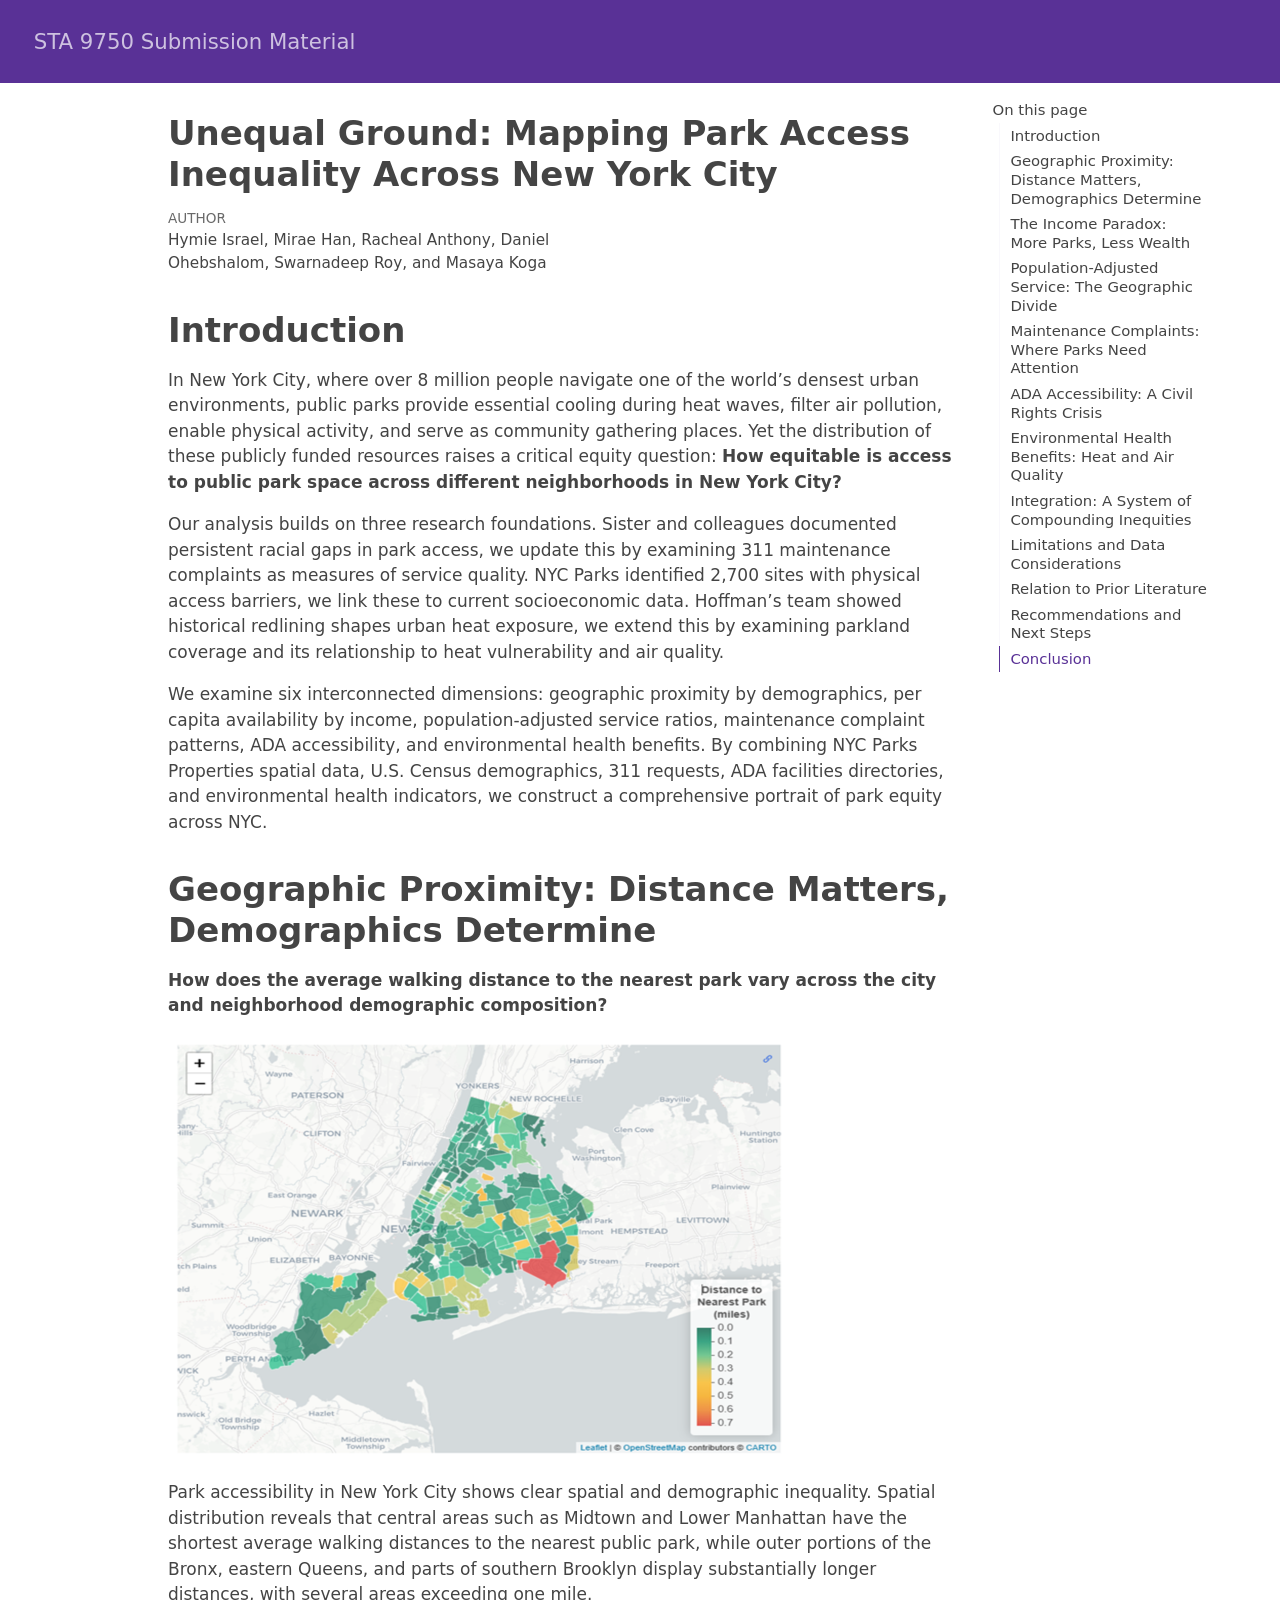
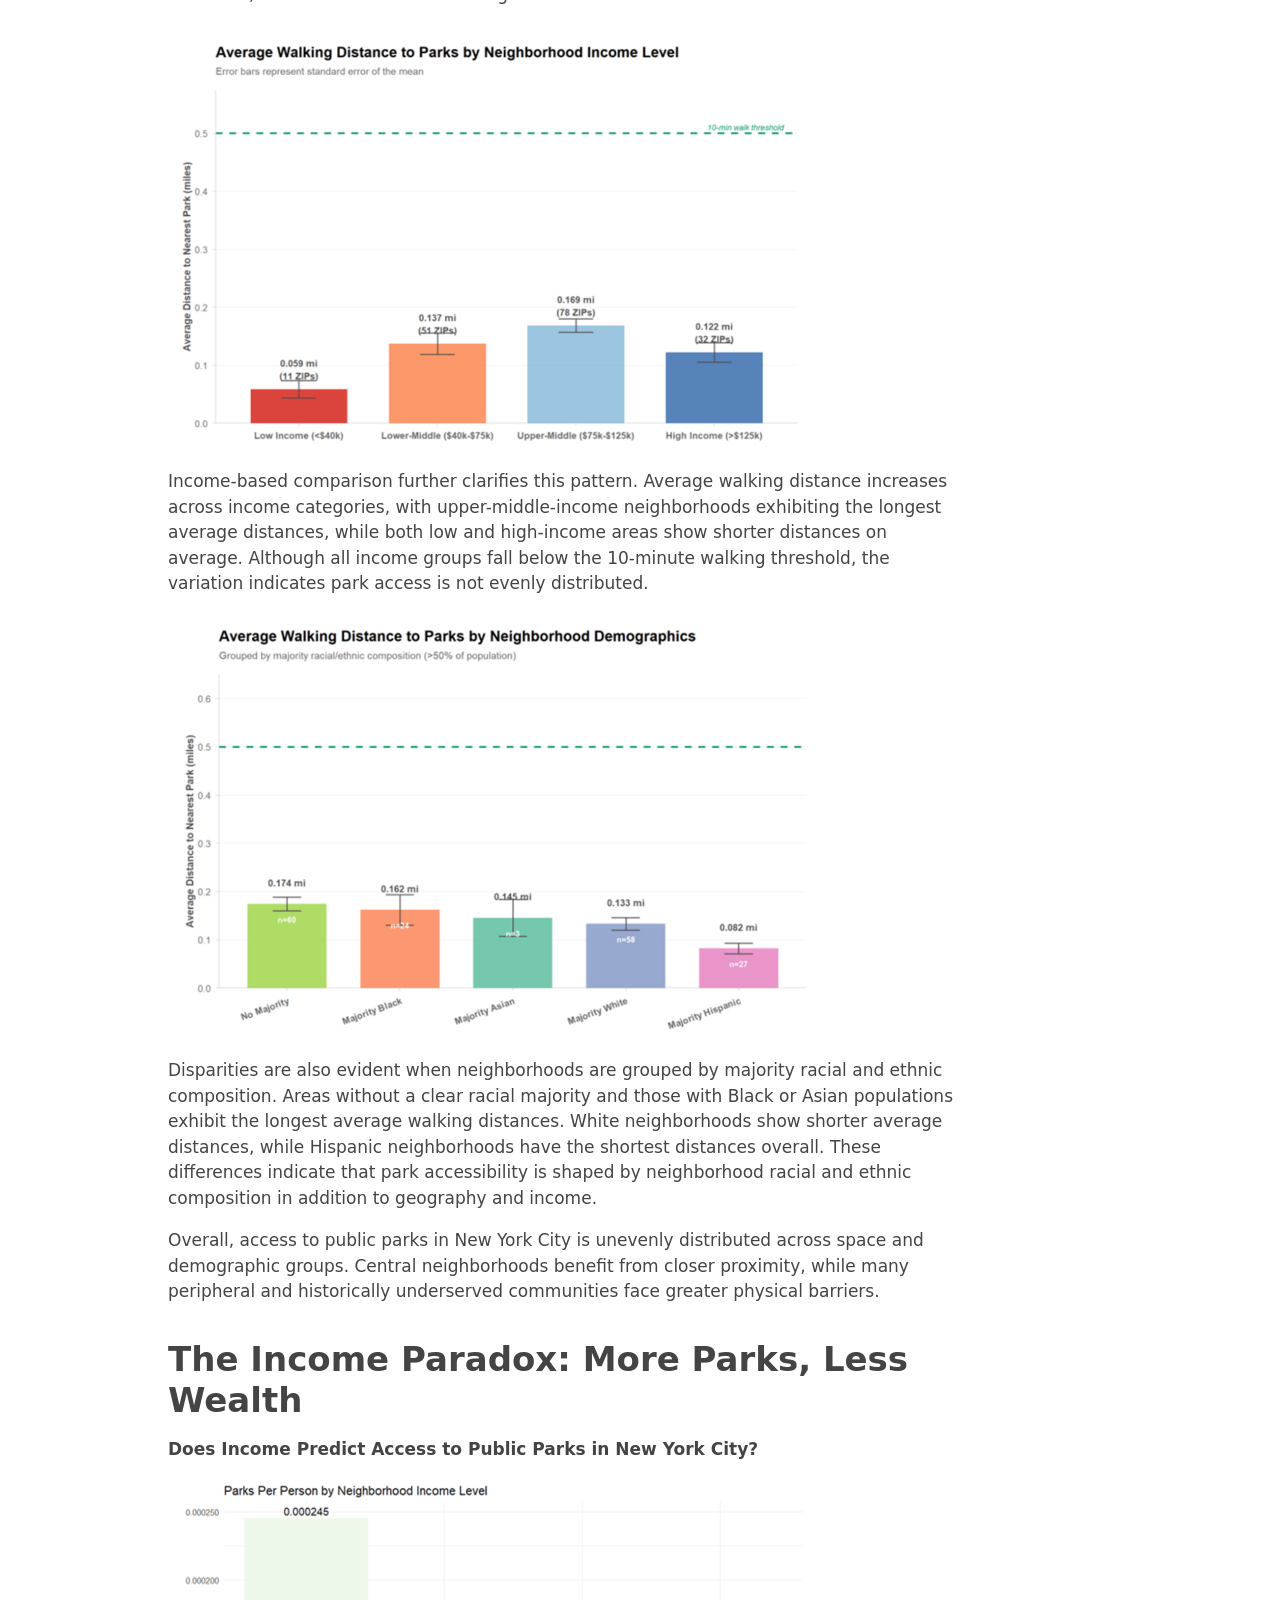
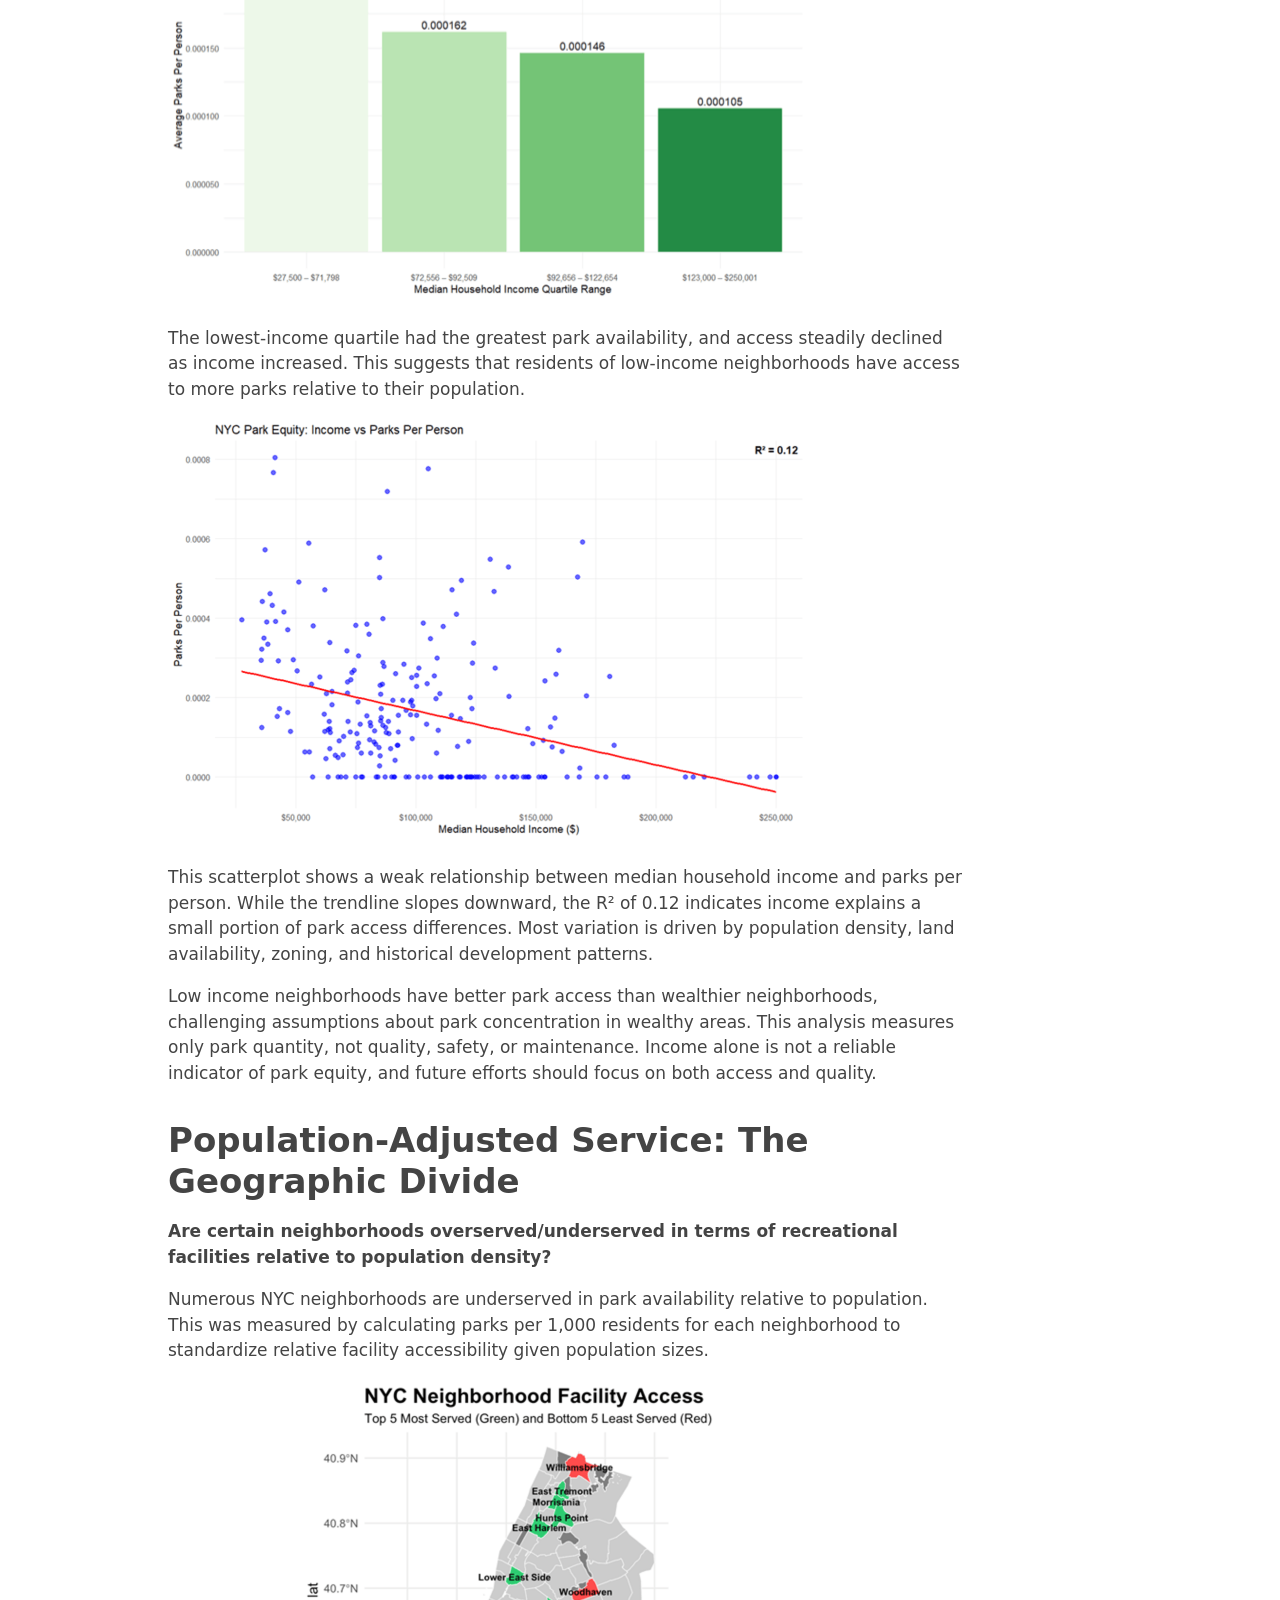
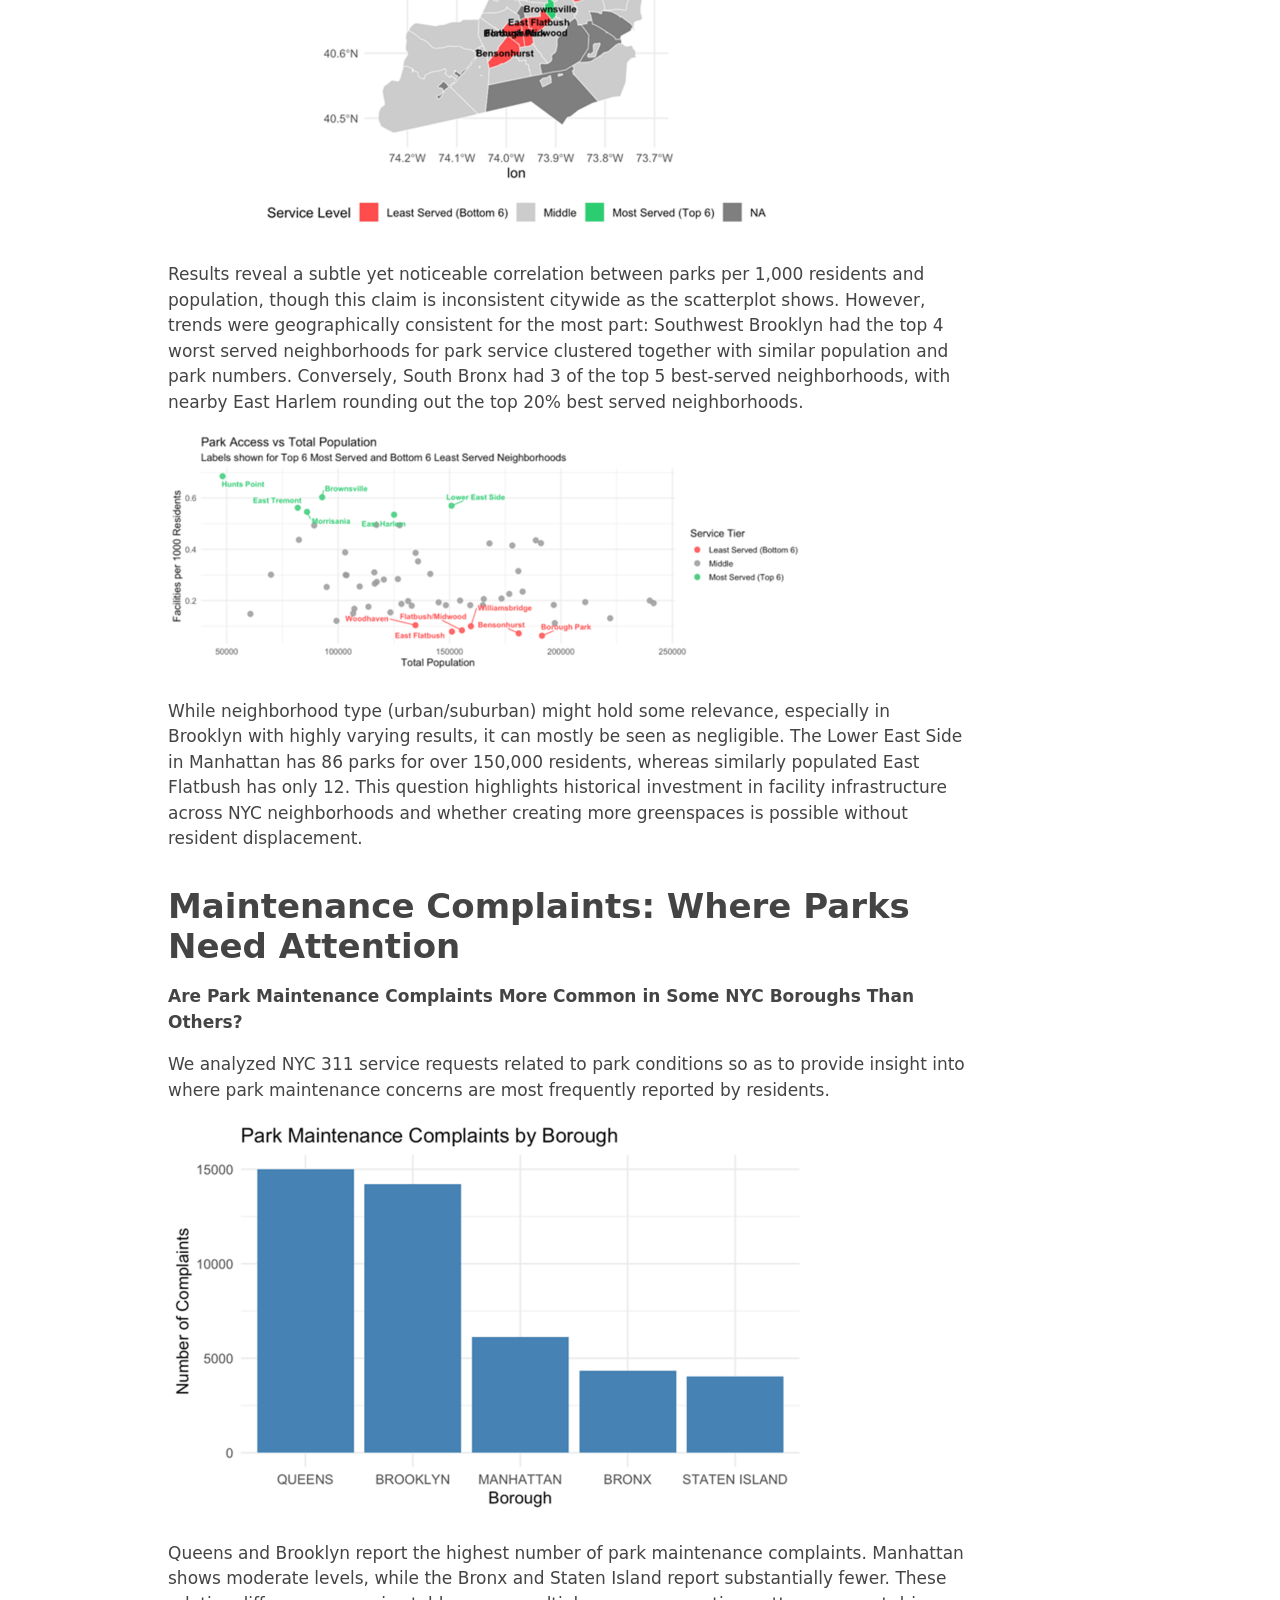
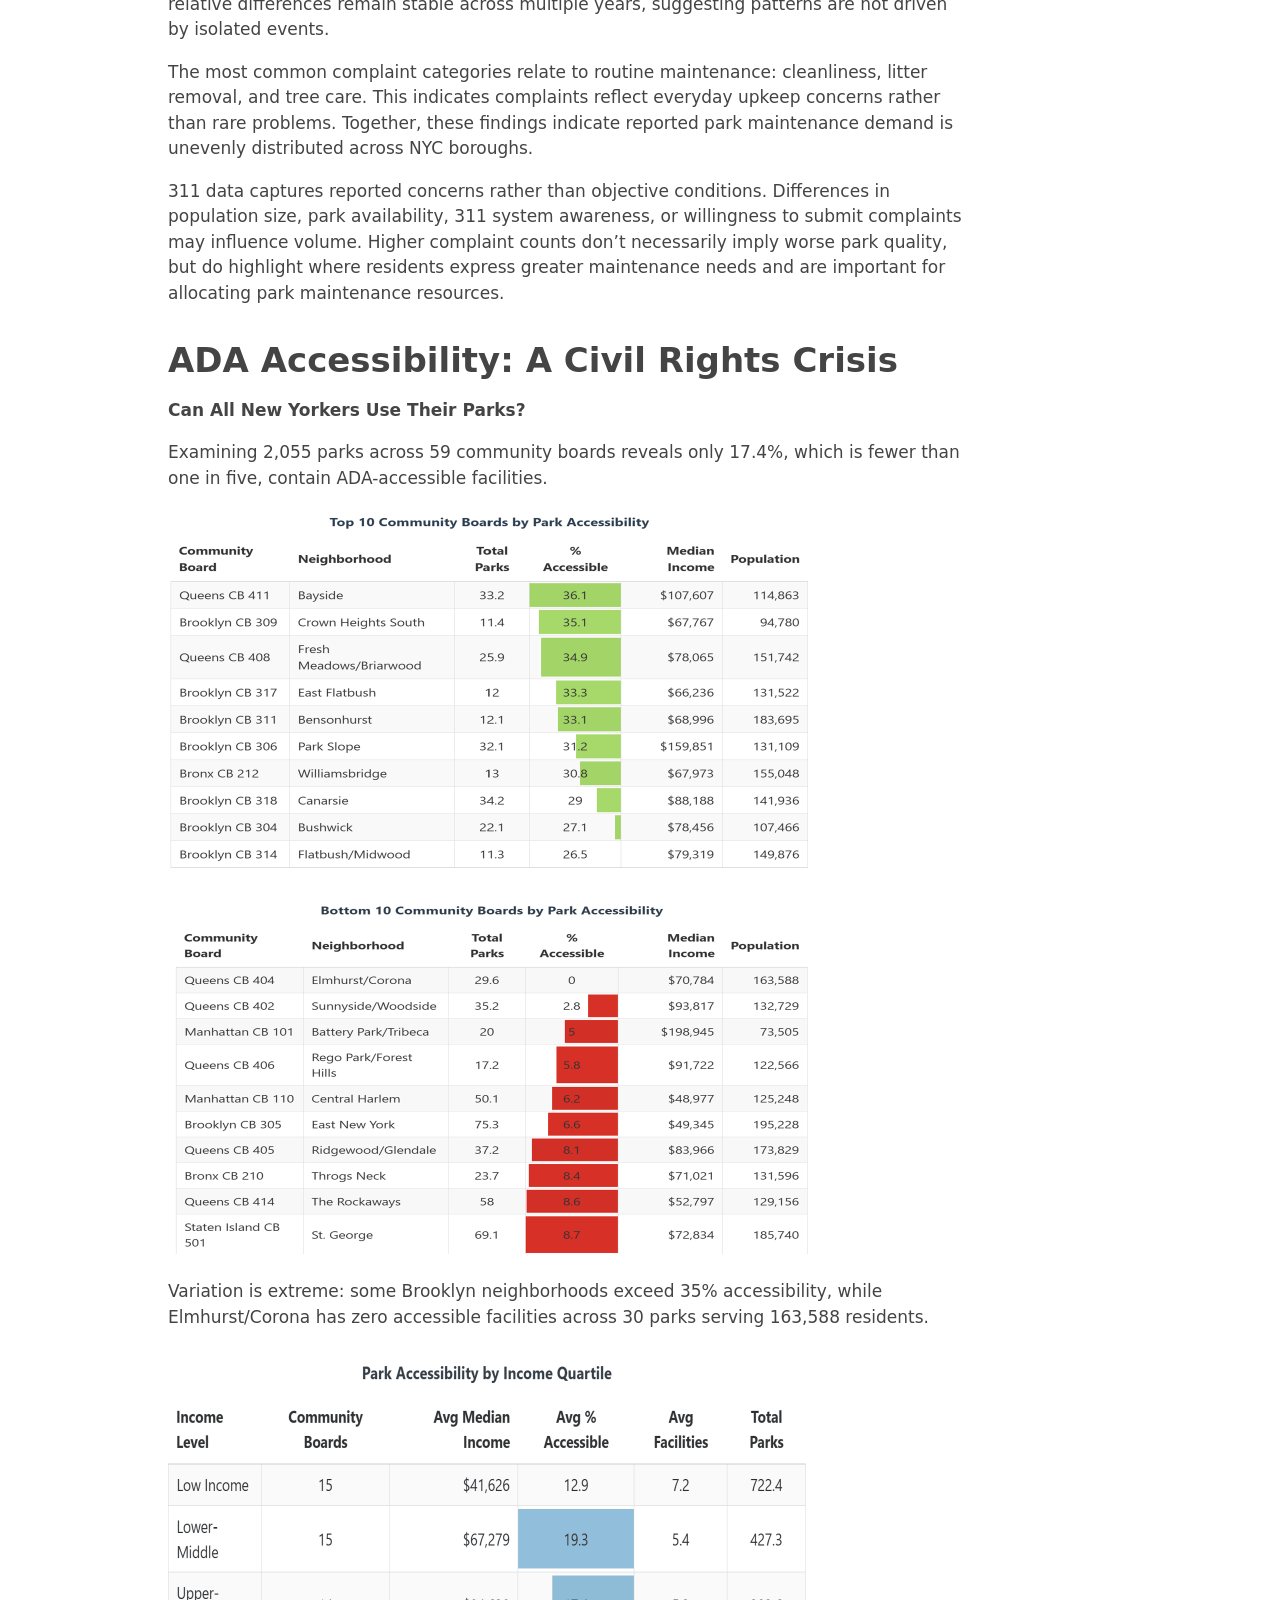
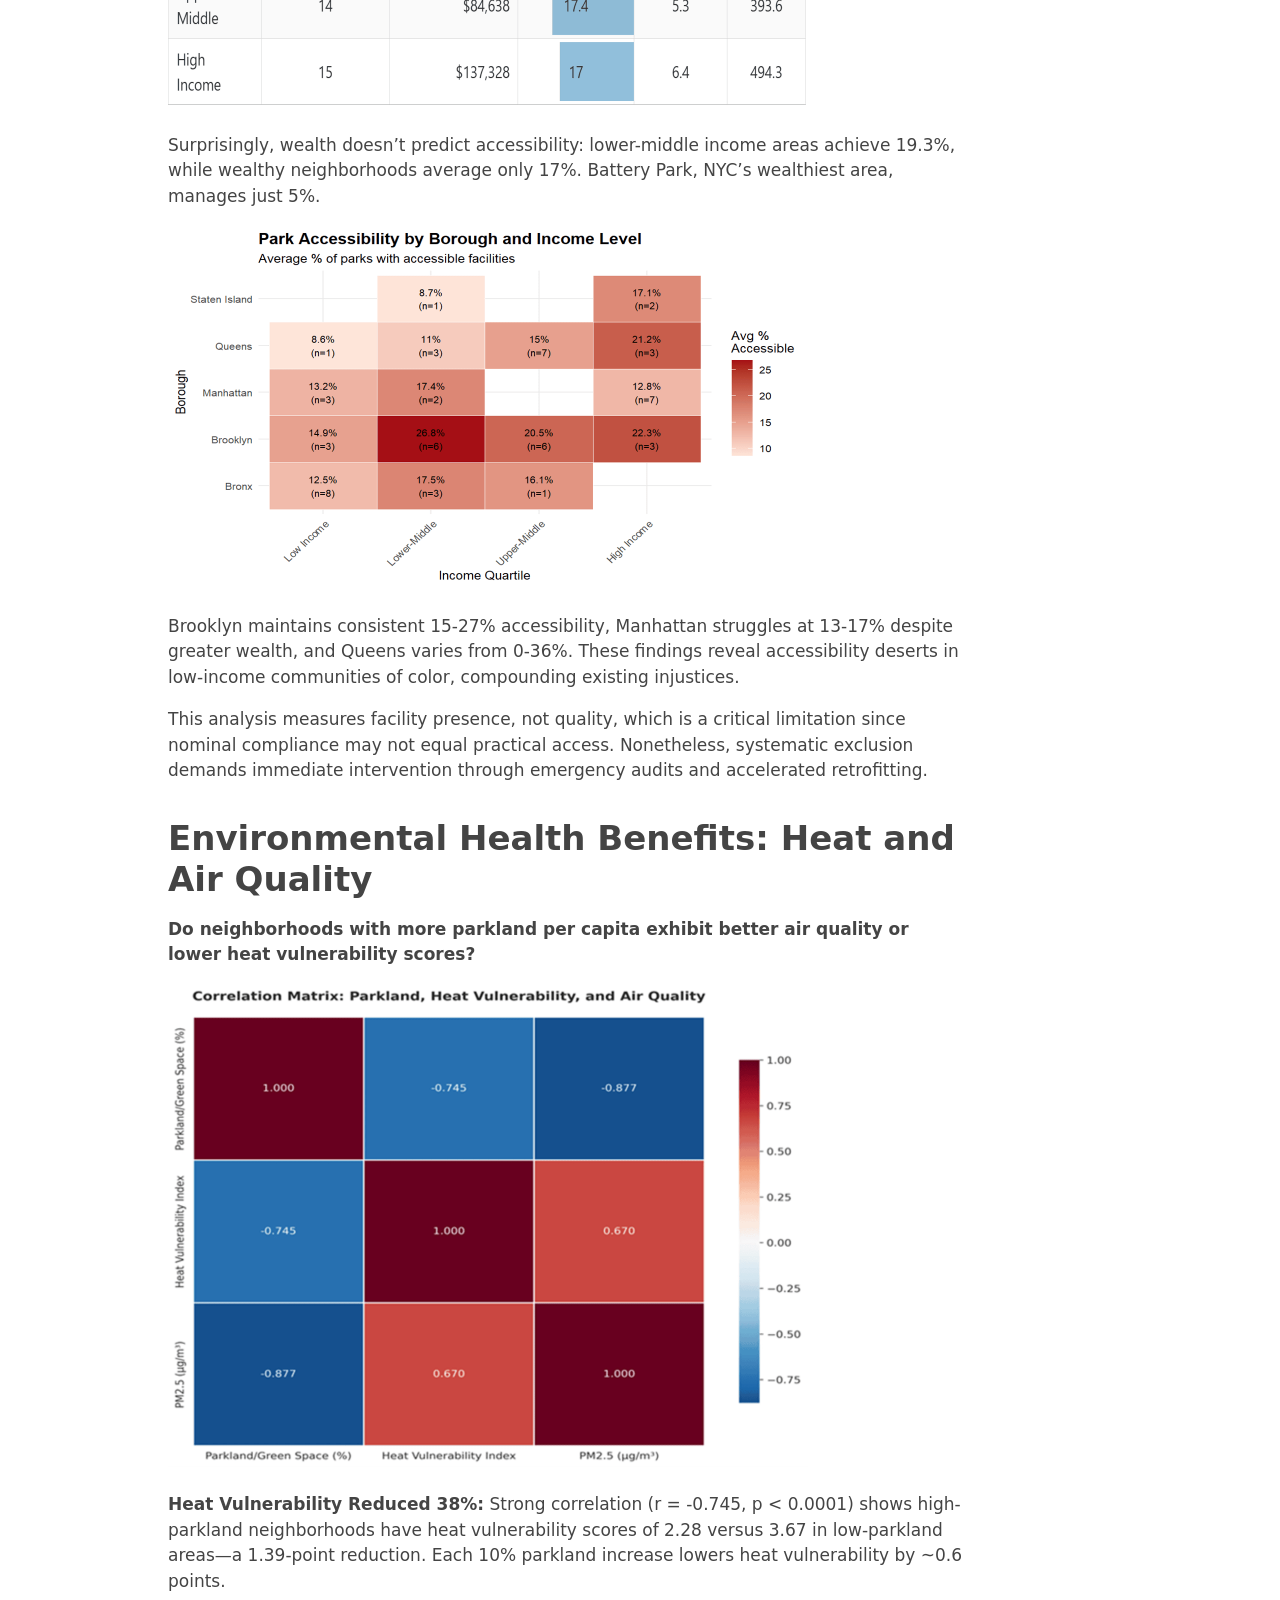
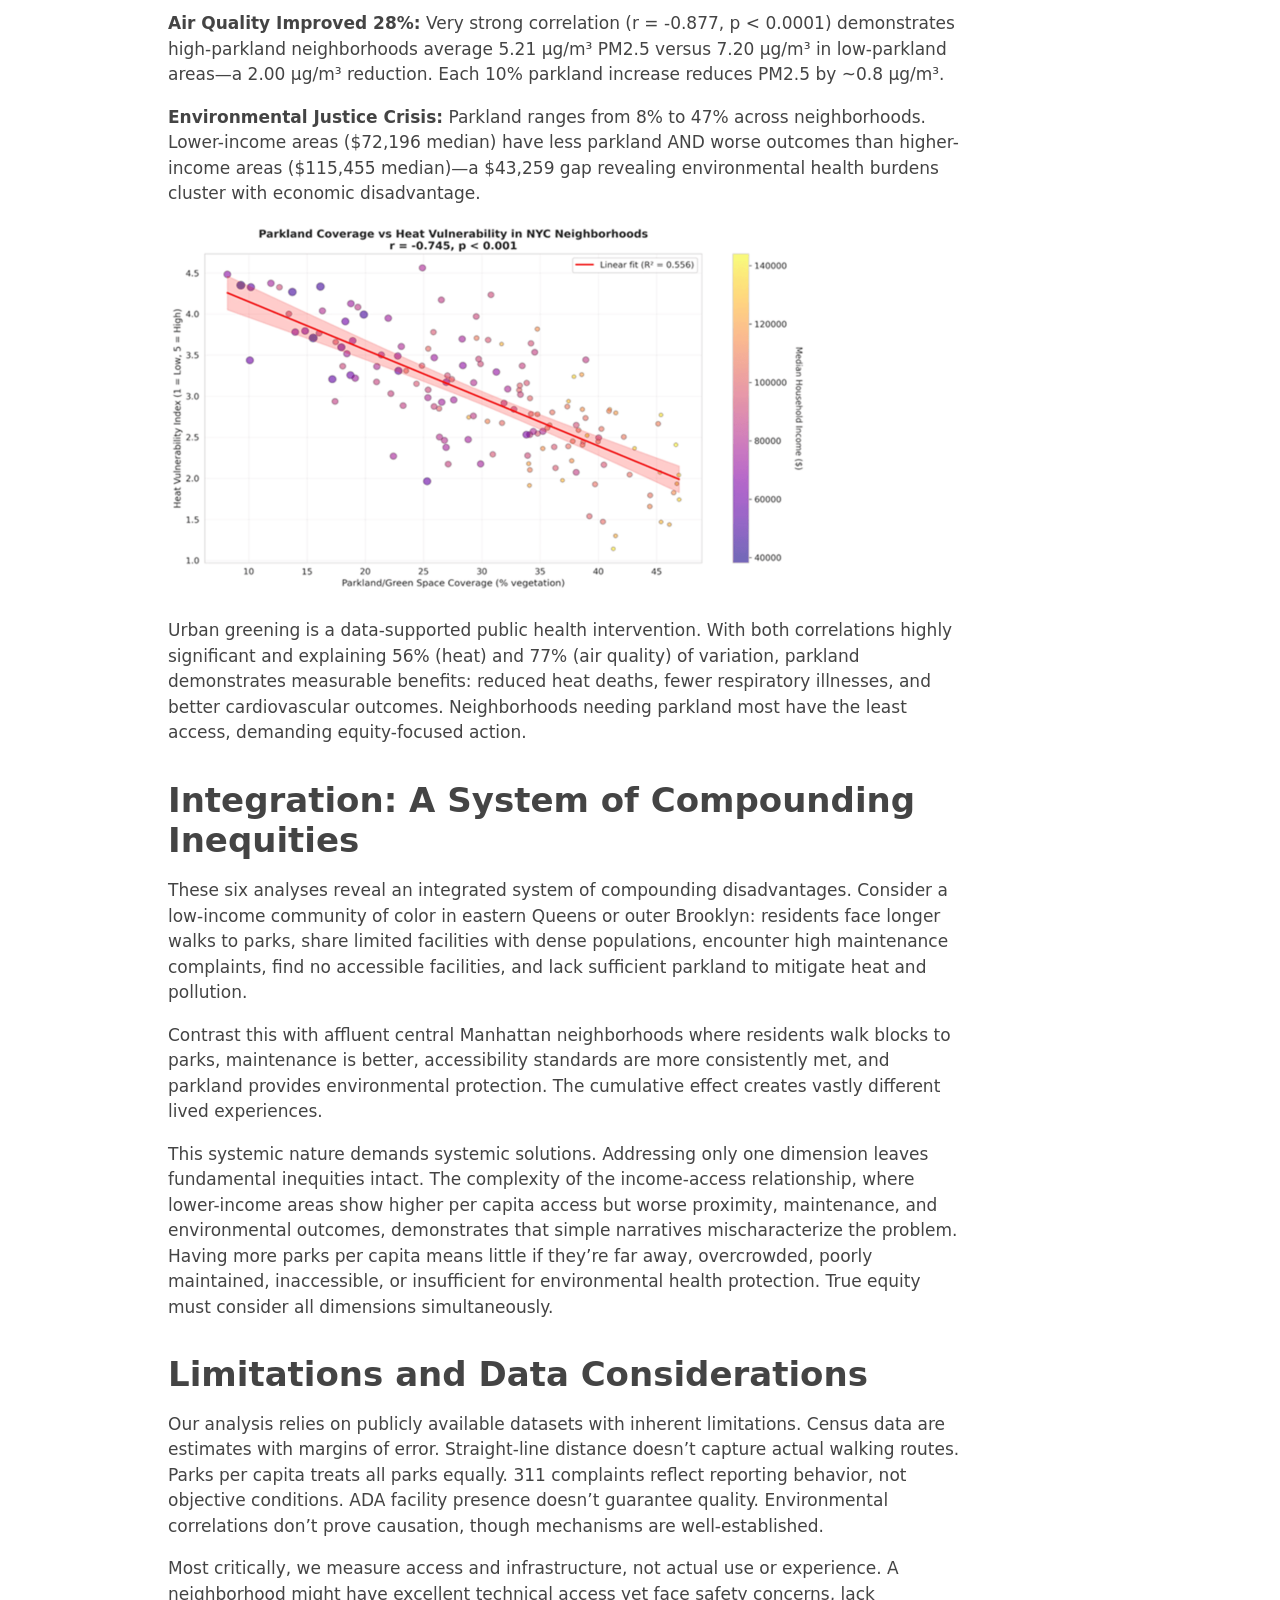
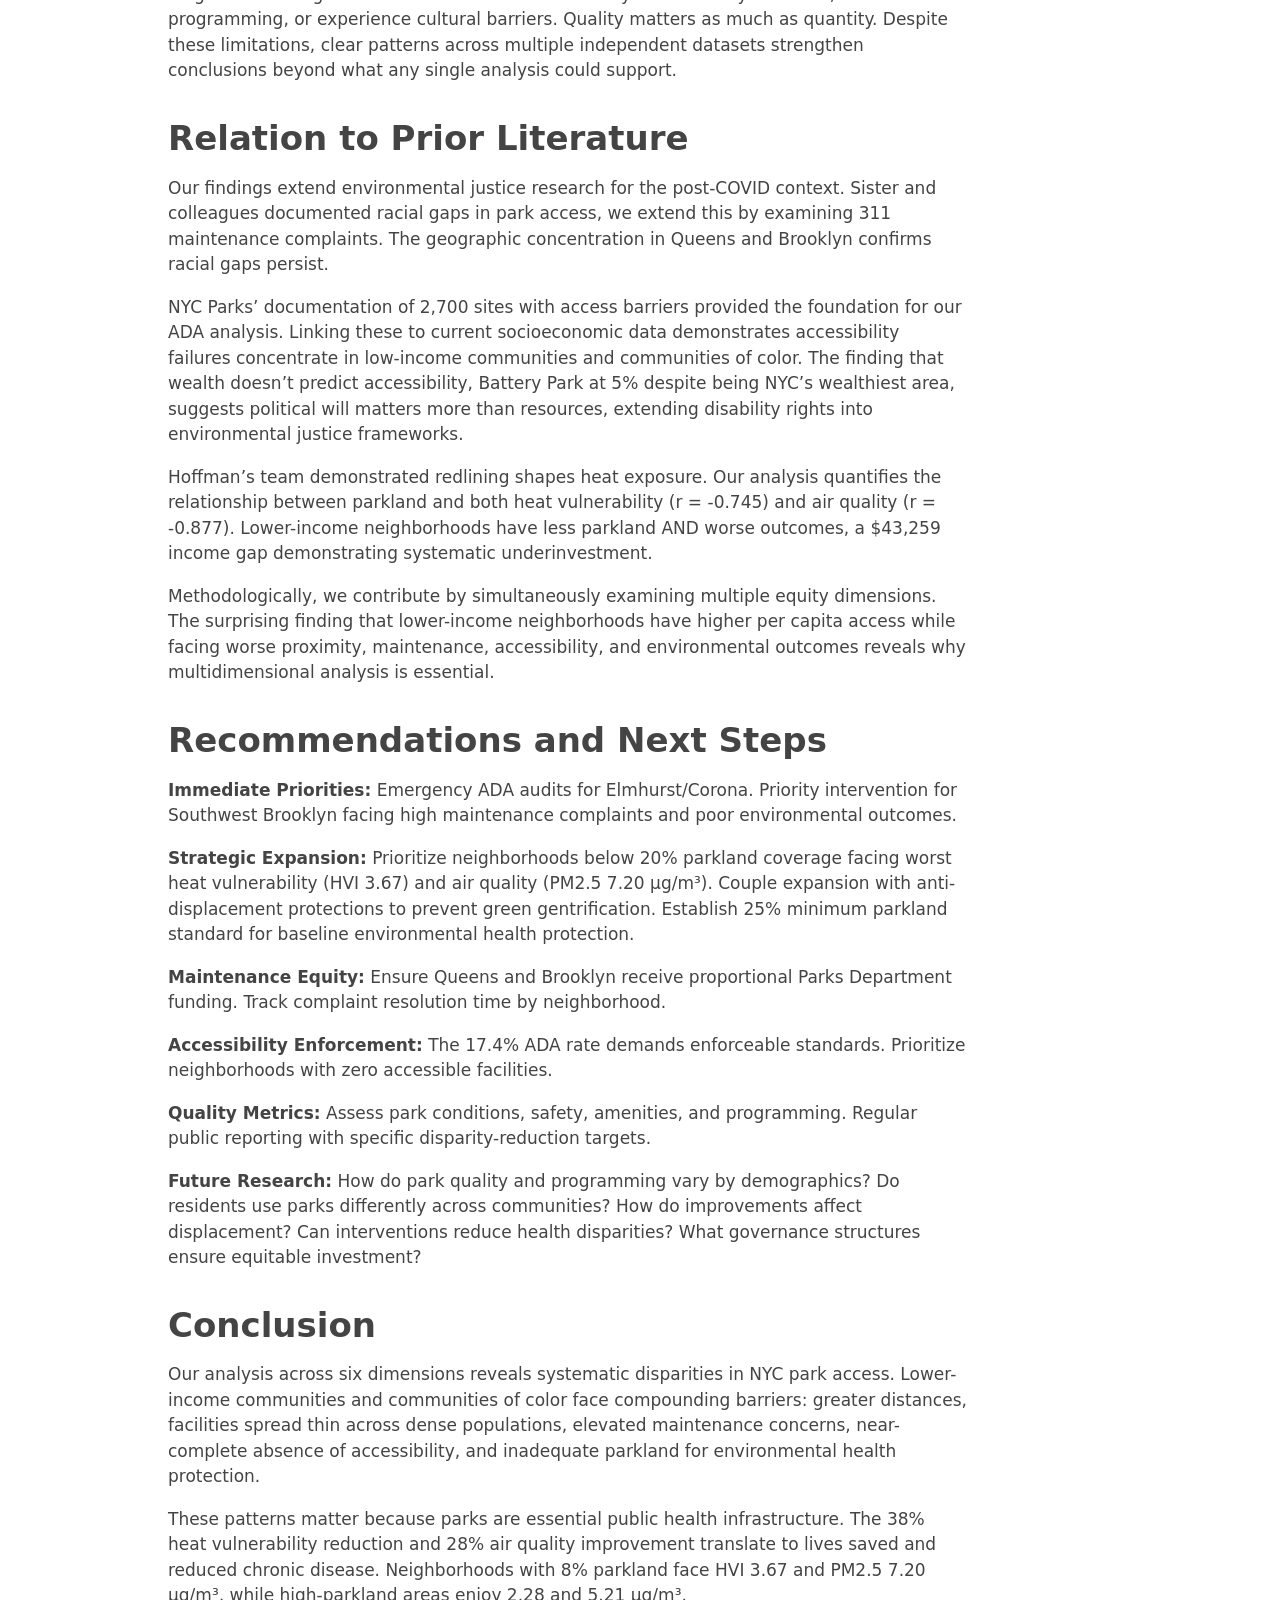
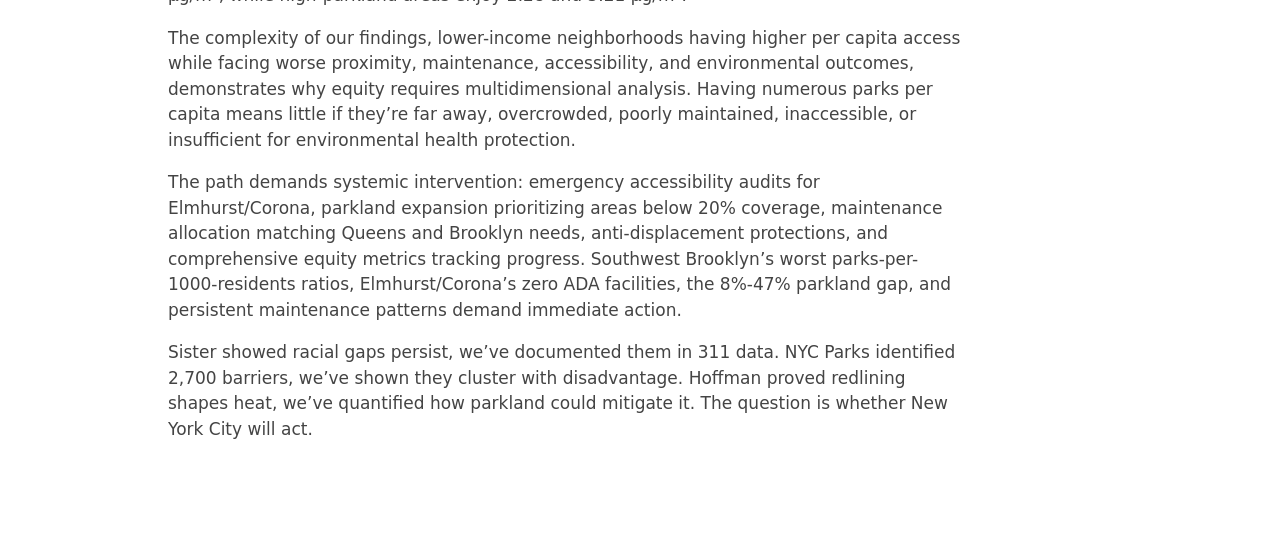
<file: docs/Final_Group_Report.html>
<!DOCTYPE html>
<html xmlns="http://www.w3.org/1999/xhtml" lang="en" xml:lang="en"><head>

<meta charset="utf-8">
<meta name="generator" content="quarto-1.8.22">

<meta name="viewport" content="width=device-width, initial-scale=1.0, user-scalable=yes">

<meta name="author" content="Hymie Israel, Mirae Han, Racheal Anthony, Daniel Ohebshalom, Swarnadeep Roy, and Masaya Koga">

<title>Unequal Ground: Mapping Park Access Inequality Across New York City – STA 9750 Submission Material</title>
<style>
code{white-space: pre-wrap;}
span.smallcaps{font-variant: small-caps;}
div.columns{display: flex; gap: min(4vw, 1.5em);}
div.column{flex: auto; overflow-x: auto;}
div.hanging-indent{margin-left: 1.5em; text-indent: -1.5em;}
ul.task-list{list-style: none;}
ul.task-list li input[type="checkbox"] {
  width: 0.8em;
  margin: 0 0.8em 0.2em -1em; /* quarto-specific, see https://github.com/quarto-dev/quarto-cli/issues/4556 */ 
  vertical-align: middle;
}
</style>


<script src="site_libs/quarto-nav/quarto-nav.js"></script>
<script src="site_libs/quarto-nav/headroom.min.js"></script>
<script src="site_libs/clipboard/clipboard.min.js"></script>
<script src="site_libs/quarto-search/autocomplete.umd.js"></script>
<script src="site_libs/quarto-search/fuse.min.js"></script>
<script src="site_libs/quarto-search/quarto-search.js"></script>
<meta name="quarto:offset" content="./">
<script src="site_libs/quarto-html/quarto.js" type="module"></script>
<script src="site_libs/quarto-html/tabsets/tabsets.js" type="module"></script>
<script src="site_libs/quarto-html/axe/axe-check.js" type="module"></script>
<script src="site_libs/quarto-html/popper.min.js"></script>
<script src="site_libs/quarto-html/tippy.umd.min.js"></script>
<script src="site_libs/quarto-html/anchor.min.js"></script>
<link href="site_libs/quarto-html/tippy.css" rel="stylesheet">
<link href="site_libs/quarto-html/quarto-syntax-highlighting-cd7454b418030687c631a6a7286fbe16.css" rel="stylesheet" id="quarto-text-highlighting-styles">
<script src="site_libs/bootstrap/bootstrap.min.js"></script>
<link href="site_libs/bootstrap/bootstrap-icons.css" rel="stylesheet">
<link href="site_libs/bootstrap/bootstrap-8e92d9f42a47732ff4c8bbfdf565a50f.min.css" rel="stylesheet" append-hash="true" id="quarto-bootstrap" data-mode="light">
<script id="quarto-search-options" type="application/json">{
  "location": "navbar",
  "copy-button": false,
  "collapse-after": 3,
  "panel-placement": "end",
  "type": "overlay",
  "limit": 50,
  "keyboard-shortcut": [
    "f",
    "/",
    "s"
  ],
  "show-item-context": false,
  "language": {
    "search-no-results-text": "No results",
    "search-matching-documents-text": "matching documents",
    "search-copy-link-title": "Copy link to search",
    "search-hide-matches-text": "Hide additional matches",
    "search-more-match-text": "more match in this document",
    "search-more-matches-text": "more matches in this document",
    "search-clear-button-title": "Clear",
    "search-text-placeholder": "",
    "search-detached-cancel-button-title": "Cancel",
    "search-submit-button-title": "Submit",
    "search-label": "Search"
  }
}</script>


</head>

<body class="nav-fixed quarto-light">

<div id="quarto-search-results"></div>
  <header id="quarto-header" class="headroom fixed-top">
    <nav class="navbar navbar-expand-lg " data-bs-theme="dark">
      <div class="navbar-container container-fluid">
      <div class="navbar-brand-container mx-auto">
    <a href="./index.html" class="navbar-brand navbar-brand-logo">
    </a>
    <a class="navbar-brand" href="./index.html">
    <span class="navbar-title">STA 9750 Submission Material</span>
    </a>
  </div>
        <div class="quarto-navbar-tools tools-end">
</div>
      </div> <!-- /container-fluid -->
    </nav>
</header>
<!-- content -->
<div id="quarto-content" class="quarto-container page-columns page-rows-contents page-layout-article page-navbar">
<!-- sidebar -->
<!-- margin-sidebar -->
    <div id="quarto-margin-sidebar" class="sidebar margin-sidebar">
        <nav id="TOC" role="doc-toc" class="toc-active" data-toc-expanded="-1">
    <h2 id="toc-title">On this page</h2>
   
  <ul class="collapse">
  <li><a href="#introduction" id="toc-introduction" class="nav-link active" data-scroll-target="#introduction">Introduction</a></li>
  <li><a href="#geographic-proximity-distance-matters-demographics-determine" id="toc-geographic-proximity-distance-matters-demographics-determine" class="nav-link" data-scroll-target="#geographic-proximity-distance-matters-demographics-determine">Geographic Proximity: Distance Matters, Demographics Determine</a></li>
  <li><a href="#the-income-paradox-more-parks-less-wealth" id="toc-the-income-paradox-more-parks-less-wealth" class="nav-link" data-scroll-target="#the-income-paradox-more-parks-less-wealth">The Income Paradox: More Parks, Less Wealth</a></li>
  <li><a href="#population-adjusted-service-the-geographic-divide" id="toc-population-adjusted-service-the-geographic-divide" class="nav-link" data-scroll-target="#population-adjusted-service-the-geographic-divide">Population-Adjusted Service: The Geographic Divide</a></li>
  <li><a href="#maintenance-complaints-where-parks-need-attention" id="toc-maintenance-complaints-where-parks-need-attention" class="nav-link" data-scroll-target="#maintenance-complaints-where-parks-need-attention">Maintenance Complaints: Where Parks Need Attention</a></li>
  <li><a href="#ada-accessibility-a-civil-rights-crisis" id="toc-ada-accessibility-a-civil-rights-crisis" class="nav-link" data-scroll-target="#ada-accessibility-a-civil-rights-crisis">ADA Accessibility: A Civil Rights Crisis</a></li>
  <li><a href="#environmental-health-benefits-heat-and-air-quality" id="toc-environmental-health-benefits-heat-and-air-quality" class="nav-link" data-scroll-target="#environmental-health-benefits-heat-and-air-quality">Environmental Health Benefits: Heat and Air Quality</a></li>
  <li><a href="#integration-a-system-of-compounding-inequities" id="toc-integration-a-system-of-compounding-inequities" class="nav-link" data-scroll-target="#integration-a-system-of-compounding-inequities">Integration: A System of Compounding Inequities</a></li>
  <li><a href="#limitations-and-data-considerations" id="toc-limitations-and-data-considerations" class="nav-link" data-scroll-target="#limitations-and-data-considerations">Limitations and Data Considerations</a></li>
  <li><a href="#relation-to-prior-literature" id="toc-relation-to-prior-literature" class="nav-link" data-scroll-target="#relation-to-prior-literature">Relation to Prior Literature</a></li>
  <li><a href="#recommendations-and-next-steps" id="toc-recommendations-and-next-steps" class="nav-link" data-scroll-target="#recommendations-and-next-steps">Recommendations and Next Steps</a></li>
  <li><a href="#conclusion" id="toc-conclusion" class="nav-link" data-scroll-target="#conclusion">Conclusion</a></li>
  </ul>
</nav>
    </div>
<!-- main -->
<main class="content" id="quarto-document-content">

<header id="title-block-header" class="quarto-title-block default">
<div class="quarto-title">
<h1 class="title">Unequal Ground: Mapping Park Access Inequality Across New York City</h1>
</div>



<div class="quarto-title-meta">

    <div>
    <div class="quarto-title-meta-heading">Author</div>
    <div class="quarto-title-meta-contents">
             <p>Hymie Israel, Mirae Han, Racheal Anthony, Daniel Ohebshalom, Swarnadeep Roy, and Masaya Koga </p>
          </div>
  </div>
    
  
    
  </div>
  


</header>


<section id="introduction" class="level1">
<h1>Introduction</h1>
<p>In New York City, where over 8 million people navigate one of the world’s densest urban environments, public parks provide essential cooling during heat waves, filter air pollution, enable physical activity, and serve as community gathering places. Yet the distribution of these publicly funded resources raises a critical equity question: <strong>How equitable is access to public park space across different neighborhoods in New York City?</strong></p>
<p>Our analysis builds on three research foundations. Sister and colleagues documented persistent racial gaps in park access, we update this by examining 311 maintenance complaints as measures of service quality. NYC Parks identified 2,700 sites with physical access barriers, we link these to current socioeconomic data. Hoffman’s team showed historical redlining shapes urban heat exposure, we extend this by examining parkland coverage and its relationship to heat vulnerability and air quality.</p>
<p>We examine six interconnected dimensions: geographic proximity by demographics, per capita availability by income, population-adjusted service ratios, maintenance complaint patterns, ADA accessibility, and environmental health benefits. By combining NYC Parks Properties spatial data, U.S. Census demographics, 311 requests, ADA facilities directories, and environmental health indicators, we construct a comprehensive portrait of park equity across NYC.</p>
</section>
<section id="geographic-proximity-distance-matters-demographics-determine" class="level1">
<h1>Geographic Proximity: Distance Matters, Demographics Determine</h1>
<p><strong>How does the average walking distance to the nearest park vary across the city and neighborhood demographic composition?</strong></p>
<div class="cell">
<div class="cell-output-display">
<div>
<figure class="figure">
<p><img src="images/walking.png" class="img-fluid figure-img" width="640"></p>
</figure>
</div>
</div>
</div>
<p>Park accessibility in New York City shows clear spatial and demographic inequality. Spatial distribution reveals that central areas such as Midtown and Lower Manhattan have the shortest average walking distances to the nearest public park, while outer portions of the Bronx, eastern Queens, and parts of southern Brooklyn display substantially longer distances, with several areas exceeding one mile.</p>
<div class="cell">
<div class="cell-output-display">
<div>
<figure class="figure">
<p><img src="images/walking_income.png" class="img-fluid figure-img" width="640"></p>
</figure>
</div>
</div>
</div>
<p>Income-based comparison further clarifies this pattern. Average walking distance increases across income categories, with upper-middle-income neighborhoods exhibiting the longest average distances, while both low and high-income areas show shorter distances on average. Although all income groups fall below the 10-minute walking threshold, the variation indicates park access is not evenly distributed.</p>
<div class="cell">
<div class="cell-output-display">
<div>
<figure class="figure">
<p><img src="images/walking_race.png" class="img-fluid figure-img" width="640"></p>
</figure>
</div>
</div>
</div>
<p>Disparities are also evident when neighborhoods are grouped by majority racial and ethnic composition. Areas without a clear racial majority and those with Black or Asian populations exhibit the longest average walking distances. White neighborhoods show shorter average distances, while Hispanic neighborhoods have the shortest distances overall. These differences indicate that park accessibility is shaped by neighborhood racial and ethnic composition in addition to geography and income.</p>
<p>Overall, access to public parks in New York City is unevenly distributed across space and demographic groups. Central neighborhoods benefit from closer proximity, while many peripheral and historically underserved communities face greater physical barriers.</p>
</section>
<section id="the-income-paradox-more-parks-less-wealth" class="level1">
<h1>The Income Paradox: More Parks, Less Wealth</h1>
<p><strong>Does Income Predict Access to Public Parks in New York City?</strong></p>
<div class="cell">
<div class="cell-output-display">
<div>
<figure class="figure">
<p><img src="images/parks_per_person_income.png" class="img-fluid figure-img" width="640"></p>
</figure>
</div>
</div>
</div>
<p>The lowest-income quartile had the greatest park availability, and access steadily declined as income increased. This suggests that residents of low-income neighborhoods have access to more parks relative to their population.</p>
<div class="cell">
<div class="cell-output-display">
<div>
<figure class="figure">
<p><img src="images/median_income_parks_per_person.png" class="img-fluid figure-img" width="640"></p>
</figure>
</div>
</div>
</div>
<p>This scatterplot shows a weak relationship between median household income and parks per person. While the trendline slopes downward, the R² of 0.12 indicates income explains a small portion of park access differences. Most variation is driven by population density, land availability, zoning, and historical development patterns.</p>
<p>Low income neighborhoods have better park access than wealthier neighborhoods, challenging assumptions about park concentration in wealthy areas. This analysis measures only park quantity, not quality, safety, or maintenance. Income alone is not a reliable indicator of park equity, and future efforts should focus on both access and quality.</p>
</section>
<section id="population-adjusted-service-the-geographic-divide" class="level1">
<h1>Population-Adjusted Service: The Geographic Divide</h1>
<p><strong>Are certain neighborhoods overserved/underserved in terms of recreational facilities relative to population density?</strong></p>
<p>Numerous NYC neighborhoods are underserved in park availability relative to population. This was measured by calculating parks per 1,000 residents for each neighborhood to standardize relative facility accessibility given population sizes.</p>
<div class="cell">
<div class="cell-output-display">
<div>
<figure class="figure">
<p><img src="images/facility_access.png" class="img-fluid figure-img" width="640"></p>
</figure>
</div>
</div>
</div>
<p>Results reveal a subtle yet noticeable correlation between parks per 1,000 residents and population, though this claim is inconsistent citywide as the scatterplot shows. However, trends were geographically consistent for the most part: Southwest Brooklyn had the top 4 worst served neighborhoods for park service clustered together with similar population and park numbers. Conversely, South Bronx had 3 of the top 5 best-served neighborhoods, with nearby East Harlem rounding out the top 20% best served neighborhoods.</p>
<div class="cell">
<div class="cell-output-display">
<div>
<figure class="figure">
<p><img src="images/access_vs_population.png" class="img-fluid figure-img" width="640"></p>
</figure>
</div>
</div>
</div>
<p>While neighborhood type (urban/suburban) might hold some relevance, especially in Brooklyn with highly varying results, it can mostly be seen as negligible. The Lower East Side in Manhattan has 86 parks for over 150,000 residents, whereas similarly populated East Flatbush has only 12. This question highlights historical investment in facility infrastructure across NYC neighborhoods and whether creating more greenspaces is possible without resident displacement.</p>
</section>
<section id="maintenance-complaints-where-parks-need-attention" class="level1">
<h1>Maintenance Complaints: Where Parks Need Attention</h1>
<p><strong>Are Park Maintenance Complaints More Common in Some NYC Boroughs Than Others?</strong></p>
<p>We analyzed NYC 311 service requests related to park conditions so as to provide insight into where park maintenance concerns are most frequently reported by residents.</p>
<div class="cell">
<div class="cell-output-display">
<div>
<figure class="figure">
<p><img src="images/complaints.png" class="img-fluid figure-img" width="640"></p>
</figure>
</div>
</div>
</div>
<p>Queens and Brooklyn report the highest number of park maintenance complaints. Manhattan shows moderate levels, while the Bronx and Staten Island report substantially fewer. These relative differences remain stable across multiple years, suggesting patterns are not driven by isolated events.</p>
<p>The most common complaint categories relate to routine maintenance: cleanliness, litter removal, and tree care. This indicates complaints reflect everyday upkeep concerns rather than rare problems. Together, these findings indicate reported park maintenance demand is unevenly distributed across NYC boroughs.</p>
<p>311 data captures reported concerns rather than objective conditions. Differences in population size, park availability, 311 system awareness, or willingness to submit complaints may influence volume. Higher complaint counts don’t necessarily imply worse park quality, but do highlight where residents express greater maintenance needs and are important for allocating park maintenance resources.</p>
</section>
<section id="ada-accessibility-a-civil-rights-crisis" class="level1">
<h1>ADA Accessibility: A Civil Rights Crisis</h1>
<p><strong>Can All New Yorkers Use Their Parks?</strong></p>
<p>Examining 2,055 parks across 59 community boards reveals only 17.4%, which is fewer than one in five, contain ADA-accessible facilities.</p>
<div class="cell">
<div class="cell-output-display">
<div>
<figure class="figure">
<p><img src="images/top_accessible.png" class="img-fluid figure-img" width="640"></p>
</figure>
</div>
</div>
<div class="cell-output-display">
<div>
<figure class="figure">
<p><img src="images/bottom_accessible.png" class="img-fluid figure-img" width="640"></p>
</figure>
</div>
</div>
</div>
<p>Variation is extreme: some Brooklyn neighborhoods exceed 35% accessibility, while Elmhurst/Corona has zero accessible facilities across 30 parks serving 163,588 residents.</p>
<div class="cell">
<div class="cell-output-display">
<div>
<figure class="figure">
<p><img src="images/income_accessibility.png" class="img-fluid figure-img" width="640"></p>
</figure>
</div>
</div>
</div>
<p>Surprisingly, wealth doesn’t predict accessibility: lower-middle income areas achieve 19.3%, while wealthy neighborhoods average only 17%. Battery Park, NYC’s wealthiest area, manages just 5%.</p>
<div class="cell">
<div class="cell-output-display">
<div>
<figure class="figure">
<p><img src="images/borough_heatmap.png" class="img-fluid figure-img" width="640"></p>
</figure>
</div>
</div>
</div>
<p>Brooklyn maintains consistent 15-27% accessibility, Manhattan struggles at 13-17% despite greater wealth, and Queens varies from 0-36%. These findings reveal accessibility deserts in low-income communities of color, compounding existing injustices.</p>
<p>This analysis measures facility presence, not quality, which is a critical limitation since nominal compliance may not equal practical access. Nonetheless, systematic exclusion demands immediate intervention through emergency audits and accelerated retrofitting.</p>
</section>
<section id="environmental-health-benefits-heat-and-air-quality" class="level1">
<h1>Environmental Health Benefits: Heat and Air Quality</h1>
<p><strong>Do neighborhoods with more parkland per capita exhibit better air quality or lower heat vulnerability scores?</strong></p>
<div class="cell">
<div class="cell-output-display">
<div>
<figure class="figure">
<p><img src="images/correlation_matrix.png" class="img-fluid figure-img" width="640"></p>
</figure>
</div>
</div>
</div>
<p><strong>Heat Vulnerability Reduced 38%:</strong> Strong correlation (r = -0.745, p &lt; 0.0001) shows high-parkland neighborhoods have heat vulnerability scores of 2.28 versus 3.67 in low-parkland areas—a 1.39-point reduction. Each 10% parkland increase lowers heat vulnerability by ~0.6 points.</p>
<p><strong>Air Quality Improved 28%:</strong> Very strong correlation (r = -0.877, p &lt; 0.0001) demonstrates high-parkland neighborhoods average 5.21 μg/m³ PM2.5 versus 7.20 μg/m³ in low-parkland areas—a 2.00 μg/m³ reduction. Each 10% parkland increase reduces PM2.5 by ~0.8 μg/m³.</p>
<p><strong>Environmental Justice Crisis:</strong> Parkland ranges from 8% to 47% across neighborhoods. Lower-income areas ($72,196 median) have less parkland AND worse outcomes than higher-income areas ($115,455 median)—a $43,259 gap revealing environmental health burdens cluster with economic disadvantage.</p>
<div class="cell">
<div class="cell-output-display">
<div>
<figure class="figure">
<p><img src="images/parkland_coverage.png" class="img-fluid figure-img" width="640"></p>
</figure>
</div>
</div>
</div>
<p>Urban greening is a data-supported public health intervention. With both correlations highly significant and explaining 56% (heat) and 77% (air quality) of variation, parkland demonstrates measurable benefits: reduced heat deaths, fewer respiratory illnesses, and better cardiovascular outcomes. Neighborhoods needing parkland most have the least access, demanding equity-focused action.</p>
</section>
<section id="integration-a-system-of-compounding-inequities" class="level1">
<h1>Integration: A System of Compounding Inequities</h1>
<p>These six analyses reveal an integrated system of compounding disadvantages. Consider a low-income community of color in eastern Queens or outer Brooklyn: residents face longer walks to parks, share limited facilities with dense populations, encounter high maintenance complaints, find no accessible facilities, and lack sufficient parkland to mitigate heat and pollution.</p>
<p>Contrast this with affluent central Manhattan neighborhoods where residents walk blocks to parks, maintenance is better, accessibility standards are more consistently met, and parkland provides environmental protection. The cumulative effect creates vastly different lived experiences.</p>
<p>This systemic nature demands systemic solutions. Addressing only one dimension leaves fundamental inequities intact. The complexity of the income-access relationship, where lower-income areas show higher per capita access but worse proximity, maintenance, and environmental outcomes, demonstrates that simple narratives mischaracterize the problem. Having more parks per capita means little if they’re far away, overcrowded, poorly maintained, inaccessible, or insufficient for environmental health protection. True equity must consider all dimensions simultaneously.</p>
</section>
<section id="limitations-and-data-considerations" class="level1">
<h1>Limitations and Data Considerations</h1>
<p>Our analysis relies on publicly available datasets with inherent limitations. Census data are estimates with margins of error. Straight-line distance doesn’t capture actual walking routes. Parks per capita treats all parks equally. 311 complaints reflect reporting behavior, not objective conditions. ADA facility presence doesn’t guarantee quality. Environmental correlations don’t prove causation, though mechanisms are well-established.</p>
<p>Most critically, we measure access and infrastructure, not actual use or experience. A neighborhood might have excellent technical access yet face safety concerns, lack programming, or experience cultural barriers. Quality matters as much as quantity. Despite these limitations, clear patterns across multiple independent datasets strengthen conclusions beyond what any single analysis could support.</p>
</section>
<section id="relation-to-prior-literature" class="level1">
<h1>Relation to Prior Literature</h1>
<p>Our findings extend environmental justice research for the post-COVID context. Sister and colleagues documented racial gaps in park access, we extend this by examining 311 maintenance complaints. The geographic concentration in Queens and Brooklyn confirms racial gaps persist.</p>
<p>NYC Parks’ documentation of 2,700 sites with access barriers provided the foundation for our ADA analysis. Linking these to current socioeconomic data demonstrates accessibility failures concentrate in low-income communities and communities of color. The finding that wealth doesn’t predict accessibility, Battery Park at 5% despite being NYC’s wealthiest area, suggests political will matters more than resources, extending disability rights into environmental justice frameworks.</p>
<p>Hoffman’s team demonstrated redlining shapes heat exposure. Our analysis quantifies the relationship between parkland and both heat vulnerability (r = -0.745) and air quality (r = -0.877). Lower-income neighborhoods have less parkland AND worse outcomes, a $43,259 income gap demonstrating systematic underinvestment.</p>
<p>Methodologically, we contribute by simultaneously examining multiple equity dimensions. The surprising finding that lower-income neighborhoods have higher per capita access while facing worse proximity, maintenance, accessibility, and environmental outcomes reveals why multidimensional analysis is essential.</p>
</section>
<section id="recommendations-and-next-steps" class="level1">
<h1>Recommendations and Next Steps</h1>
<p><strong>Immediate Priorities:</strong> Emergency ADA audits for Elmhurst/Corona. Priority intervention for Southwest Brooklyn facing high maintenance complaints and poor environmental outcomes.</p>
<p><strong>Strategic Expansion:</strong> Prioritize neighborhoods below 20% parkland coverage facing worst heat vulnerability (HVI 3.67) and air quality (PM2.5 7.20 μg/m³). Couple expansion with anti-displacement protections to prevent green gentrification. Establish 25% minimum parkland standard for baseline environmental health protection.</p>
<p><strong>Maintenance Equity:</strong> Ensure Queens and Brooklyn receive proportional Parks Department funding. Track complaint resolution time by neighborhood.</p>
<p><strong>Accessibility Enforcement:</strong> The 17.4% ADA rate demands enforceable standards. Prioritize neighborhoods with zero accessible facilities.</p>
<p><strong>Quality Metrics:</strong> Assess park conditions, safety, amenities, and programming. Regular public reporting with specific disparity-reduction targets.</p>
<p><strong>Future Research:</strong> How do park quality and programming vary by demographics? Do residents use parks differently across communities? How do improvements affect displacement? Can interventions reduce health disparities? What governance structures ensure equitable investment?</p>
</section>
<section id="conclusion" class="level1">
<h1>Conclusion</h1>
<p>Our analysis across six dimensions reveals systematic disparities in NYC park access. Lower-income communities and communities of color face compounding barriers: greater distances, facilities spread thin across dense populations, elevated maintenance concerns, near-complete absence of accessibility, and inadequate parkland for environmental health protection.</p>
<p>These patterns matter because parks are essential public health infrastructure. The 38% heat vulnerability reduction and 28% air quality improvement translate to lives saved and reduced chronic disease. Neighborhoods with 8% parkland face HVI 3.67 and PM2.5 7.20 μg/m³, while high-parkland areas enjoy 2.28 and 5.21 μg/m³.</p>
<p>The complexity of our findings, lower-income neighborhoods having higher per capita access while facing worse proximity, maintenance, accessibility, and environmental outcomes, demonstrates why equity requires multidimensional analysis. Having numerous parks per capita means little if they’re far away, overcrowded, poorly maintained, inaccessible, or insufficient for environmental health protection.</p>
<p>The path demands systemic intervention: emergency accessibility audits for Elmhurst/Corona, parkland expansion prioritizing areas below 20% coverage, maintenance allocation matching Queens and Brooklyn needs, anti-displacement protections, and comprehensive equity metrics tracking progress. Southwest Brooklyn’s worst parks-per-1000-residents ratios, Elmhurst/Corona’s zero ADA facilities, the 8%-47% parkland gap, and persistent maintenance patterns demand immediate action.</p>
<p>Sister showed racial gaps persist, we’ve documented them in 311 data. NYC Parks identified 2,700 barriers, we’ve shown they cluster with disadvantage. Hoffman proved redlining shapes heat, we’ve quantified how parkland could mitigate it. The question is whether New York City will act.</p>


</section>

</main> <!-- /main -->
<script id="quarto-html-after-body" type="application/javascript">
  window.document.addEventListener("DOMContentLoaded", function (event) {
    const icon = "";
    const anchorJS = new window.AnchorJS();
    anchorJS.options = {
      placement: 'right',
      icon: icon
    };
    anchorJS.add('.anchored');
    const isCodeAnnotation = (el) => {
      for (const clz of el.classList) {
        if (clz.startsWith('code-annotation-')) {                     
          return true;
        }
      }
      return false;
    }
    const onCopySuccess = function(e) {
      // button target
      const button = e.trigger;
      // don't keep focus
      button.blur();
      // flash "checked"
      button.classList.add('code-copy-button-checked');
      var currentTitle = button.getAttribute("title");
      button.setAttribute("title", "Copied!");
      let tooltip;
      if (window.bootstrap) {
        button.setAttribute("data-bs-toggle", "tooltip");
        button.setAttribute("data-bs-placement", "left");
        button.setAttribute("data-bs-title", "Copied!");
        tooltip = new bootstrap.Tooltip(button, 
          { trigger: "manual", 
            customClass: "code-copy-button-tooltip",
            offset: [0, -8]});
        tooltip.show();    
      }
      setTimeout(function() {
        if (tooltip) {
          tooltip.hide();
          button.removeAttribute("data-bs-title");
          button.removeAttribute("data-bs-toggle");
          button.removeAttribute("data-bs-placement");
        }
        button.setAttribute("title", currentTitle);
        button.classList.remove('code-copy-button-checked');
      }, 1000);
      // clear code selection
      e.clearSelection();
    }
    const getTextToCopy = function(trigger) {
        const codeEl = trigger.previousElementSibling.cloneNode(true);
        for (const childEl of codeEl.children) {
          if (isCodeAnnotation(childEl)) {
            childEl.remove();
          }
        }
        return codeEl.innerText;
    }
    const clipboard = new window.ClipboardJS('.code-copy-button:not([data-in-quarto-modal])', {
      text: getTextToCopy
    });
    clipboard.on('success', onCopySuccess);
    if (window.document.getElementById('quarto-embedded-source-code-modal')) {
      const clipboardModal = new window.ClipboardJS('.code-copy-button[data-in-quarto-modal]', {
        text: getTextToCopy,
        container: window.document.getElementById('quarto-embedded-source-code-modal')
      });
      clipboardModal.on('success', onCopySuccess);
    }
      var localhostRegex = new RegExp(/^(?:http|https):\/\/localhost\:?[0-9]*\//);
      var mailtoRegex = new RegExp(/^mailto:/);
        var filterRegex = new RegExp("https:\/\/oheb\.github\.io\/STA9750-2025-FALL\/");
      var isInternal = (href) => {
          return filterRegex.test(href) || localhostRegex.test(href) || mailtoRegex.test(href);
      }
      // Inspect non-navigation links and adorn them if external
     var links = window.document.querySelectorAll('a[href]:not(.nav-link):not(.navbar-brand):not(.toc-action):not(.sidebar-link):not(.sidebar-item-toggle):not(.pagination-link):not(.no-external):not([aria-hidden]):not(.dropdown-item):not(.quarto-navigation-tool):not(.about-link)');
      for (var i=0; i<links.length; i++) {
        const link = links[i];
        if (!isInternal(link.href)) {
          // undo the damage that might have been done by quarto-nav.js in the case of
          // links that we want to consider external
          if (link.dataset.originalHref !== undefined) {
            link.href = link.dataset.originalHref;
          }
        }
      }
    function tippyHover(el, contentFn, onTriggerFn, onUntriggerFn) {
      const config = {
        allowHTML: true,
        maxWidth: 500,
        delay: 100,
        arrow: false,
        appendTo: function(el) {
            return el.parentElement;
        },
        interactive: true,
        interactiveBorder: 10,
        theme: 'quarto',
        placement: 'bottom-start',
      };
      if (contentFn) {
        config.content = contentFn;
      }
      if (onTriggerFn) {
        config.onTrigger = onTriggerFn;
      }
      if (onUntriggerFn) {
        config.onUntrigger = onUntriggerFn;
      }
      window.tippy(el, config); 
    }
    const noterefs = window.document.querySelectorAll('a[role="doc-noteref"]');
    for (var i=0; i<noterefs.length; i++) {
      const ref = noterefs[i];
      tippyHover(ref, function() {
        // use id or data attribute instead here
        let href = ref.getAttribute('data-footnote-href') || ref.getAttribute('href');
        try { href = new URL(href).hash; } catch {}
        const id = href.replace(/^#\/?/, "");
        const note = window.document.getElementById(id);
        if (note) {
          return note.innerHTML;
        } else {
          return "";
        }
      });
    }
    const xrefs = window.document.querySelectorAll('a.quarto-xref');
    const processXRef = (id, note) => {
      // Strip column container classes
      const stripColumnClz = (el) => {
        el.classList.remove("page-full", "page-columns");
        if (el.children) {
          for (const child of el.children) {
            stripColumnClz(child);
          }
        }
      }
      stripColumnClz(note)
      if (id === null || id.startsWith('sec-')) {
        // Special case sections, only their first couple elements
        const container = document.createElement("div");
        if (note.children && note.children.length > 2) {
          container.appendChild(note.children[0].cloneNode(true));
          for (let i = 1; i < note.children.length; i++) {
            const child = note.children[i];
            if (child.tagName === "P" && child.innerText === "") {
              continue;
            } else {
              container.appendChild(child.cloneNode(true));
              break;
            }
          }
          if (window.Quarto?.typesetMath) {
            window.Quarto.typesetMath(container);
          }
          return container.innerHTML
        } else {
          if (window.Quarto?.typesetMath) {
            window.Quarto.typesetMath(note);
          }
          return note.innerHTML;
        }
      } else {
        // Remove any anchor links if they are present
        const anchorLink = note.querySelector('a.anchorjs-link');
        if (anchorLink) {
          anchorLink.remove();
        }
        if (window.Quarto?.typesetMath) {
          window.Quarto.typesetMath(note);
        }
        if (note.classList.contains("callout")) {
          return note.outerHTML;
        } else {
          return note.innerHTML;
        }
      }
    }
    for (var i=0; i<xrefs.length; i++) {
      const xref = xrefs[i];
      tippyHover(xref, undefined, function(instance) {
        instance.disable();
        let url = xref.getAttribute('href');
        let hash = undefined; 
        if (url.startsWith('#')) {
          hash = url;
        } else {
          try { hash = new URL(url).hash; } catch {}
        }
        if (hash) {
          const id = hash.replace(/^#\/?/, "");
          const note = window.document.getElementById(id);
          if (note !== null) {
            try {
              const html = processXRef(id, note.cloneNode(true));
              instance.setContent(html);
            } finally {
              instance.enable();
              instance.show();
            }
          } else {
            // See if we can fetch this
            fetch(url.split('#')[0])
            .then(res => res.text())
            .then(html => {
              const parser = new DOMParser();
              const htmlDoc = parser.parseFromString(html, "text/html");
              const note = htmlDoc.getElementById(id);
              if (note !== null) {
                const html = processXRef(id, note);
                instance.setContent(html);
              } 
            }).finally(() => {
              instance.enable();
              instance.show();
            });
          }
        } else {
          // See if we can fetch a full url (with no hash to target)
          // This is a special case and we should probably do some content thinning / targeting
          fetch(url)
          .then(res => res.text())
          .then(html => {
            const parser = new DOMParser();
            const htmlDoc = parser.parseFromString(html, "text/html");
            const note = htmlDoc.querySelector('main.content');
            if (note !== null) {
              // This should only happen for chapter cross references
              // (since there is no id in the URL)
              // remove the first header
              if (note.children.length > 0 && note.children[0].tagName === "HEADER") {
                note.children[0].remove();
              }
              const html = processXRef(null, note);
              instance.setContent(html);
            } 
          }).finally(() => {
            instance.enable();
            instance.show();
          });
        }
      }, function(instance) {
      });
    }
        let selectedAnnoteEl;
        const selectorForAnnotation = ( cell, annotation) => {
          let cellAttr = 'data-code-cell="' + cell + '"';
          let lineAttr = 'data-code-annotation="' +  annotation + '"';
          const selector = 'span[' + cellAttr + '][' + lineAttr + ']';
          return selector;
        }
        const selectCodeLines = (annoteEl) => {
          const doc = window.document;
          const targetCell = annoteEl.getAttribute("data-target-cell");
          const targetAnnotation = annoteEl.getAttribute("data-target-annotation");
          const annoteSpan = window.document.querySelector(selectorForAnnotation(targetCell, targetAnnotation));
          const lines = annoteSpan.getAttribute("data-code-lines").split(",");
          const lineIds = lines.map((line) => {
            return targetCell + "-" + line;
          })
          let top = null;
          let height = null;
          let parent = null;
          if (lineIds.length > 0) {
              //compute the position of the single el (top and bottom and make a div)
              const el = window.document.getElementById(lineIds[0]);
              top = el.offsetTop;
              height = el.offsetHeight;
              parent = el.parentElement.parentElement;
            if (lineIds.length > 1) {
              const lastEl = window.document.getElementById(lineIds[lineIds.length - 1]);
              const bottom = lastEl.offsetTop + lastEl.offsetHeight;
              height = bottom - top;
            }
            if (top !== null && height !== null && parent !== null) {
              // cook up a div (if necessary) and position it 
              let div = window.document.getElementById("code-annotation-line-highlight");
              if (div === null) {
                div = window.document.createElement("div");
                div.setAttribute("id", "code-annotation-line-highlight");
                div.style.position = 'absolute';
                parent.appendChild(div);
              }
              div.style.top = top - 2 + "px";
              div.style.height = height + 4 + "px";
              div.style.left = 0;
              let gutterDiv = window.document.getElementById("code-annotation-line-highlight-gutter");
              if (gutterDiv === null) {
                gutterDiv = window.document.createElement("div");
                gutterDiv.setAttribute("id", "code-annotation-line-highlight-gutter");
                gutterDiv.style.position = 'absolute';
                const codeCell = window.document.getElementById(targetCell);
                const gutter = codeCell.querySelector('.code-annotation-gutter');
                gutter.appendChild(gutterDiv);
              }
              gutterDiv.style.top = top - 2 + "px";
              gutterDiv.style.height = height + 4 + "px";
            }
            selectedAnnoteEl = annoteEl;
          }
        };
        const unselectCodeLines = () => {
          const elementsIds = ["code-annotation-line-highlight", "code-annotation-line-highlight-gutter"];
          elementsIds.forEach((elId) => {
            const div = window.document.getElementById(elId);
            if (div) {
              div.remove();
            }
          });
          selectedAnnoteEl = undefined;
        };
          // Handle positioning of the toggle
      window.addEventListener(
        "resize",
        throttle(() => {
          elRect = undefined;
          if (selectedAnnoteEl) {
            selectCodeLines(selectedAnnoteEl);
          }
        }, 10)
      );
      function throttle(fn, ms) {
      let throttle = false;
      let timer;
        return (...args) => {
          if(!throttle) { // first call gets through
              fn.apply(this, args);
              throttle = true;
          } else { // all the others get throttled
              if(timer) clearTimeout(timer); // cancel #2
              timer = setTimeout(() => {
                fn.apply(this, args);
                timer = throttle = false;
              }, ms);
          }
        };
      }
        // Attach click handler to the DT
        const annoteDls = window.document.querySelectorAll('dt[data-target-cell]');
        for (const annoteDlNode of annoteDls) {
          annoteDlNode.addEventListener('click', (event) => {
            const clickedEl = event.target;
            if (clickedEl !== selectedAnnoteEl) {
              unselectCodeLines();
              const activeEl = window.document.querySelector('dt[data-target-cell].code-annotation-active');
              if (activeEl) {
                activeEl.classList.remove('code-annotation-active');
              }
              selectCodeLines(clickedEl);
              clickedEl.classList.add('code-annotation-active');
            } else {
              // Unselect the line
              unselectCodeLines();
              clickedEl.classList.remove('code-annotation-active');
            }
          });
        }
    const findCites = (el) => {
      const parentEl = el.parentElement;
      if (parentEl) {
        const cites = parentEl.dataset.cites;
        if (cites) {
          return {
            el,
            cites: cites.split(' ')
          };
        } else {
          return findCites(el.parentElement)
        }
      } else {
        return undefined;
      }
    };
    var bibliorefs = window.document.querySelectorAll('a[role="doc-biblioref"]');
    for (var i=0; i<bibliorefs.length; i++) {
      const ref = bibliorefs[i];
      const citeInfo = findCites(ref);
      if (citeInfo) {
        tippyHover(citeInfo.el, function() {
          var popup = window.document.createElement('div');
          citeInfo.cites.forEach(function(cite) {
            var citeDiv = window.document.createElement('div');
            citeDiv.classList.add('hanging-indent');
            citeDiv.classList.add('csl-entry');
            var biblioDiv = window.document.getElementById('ref-' + cite);
            if (biblioDiv) {
              citeDiv.innerHTML = biblioDiv.innerHTML;
            }
            popup.appendChild(citeDiv);
          });
          return popup.innerHTML;
        });
      }
    }
  });
  </script>
</div> <!-- /content -->




</body></html>
</file>
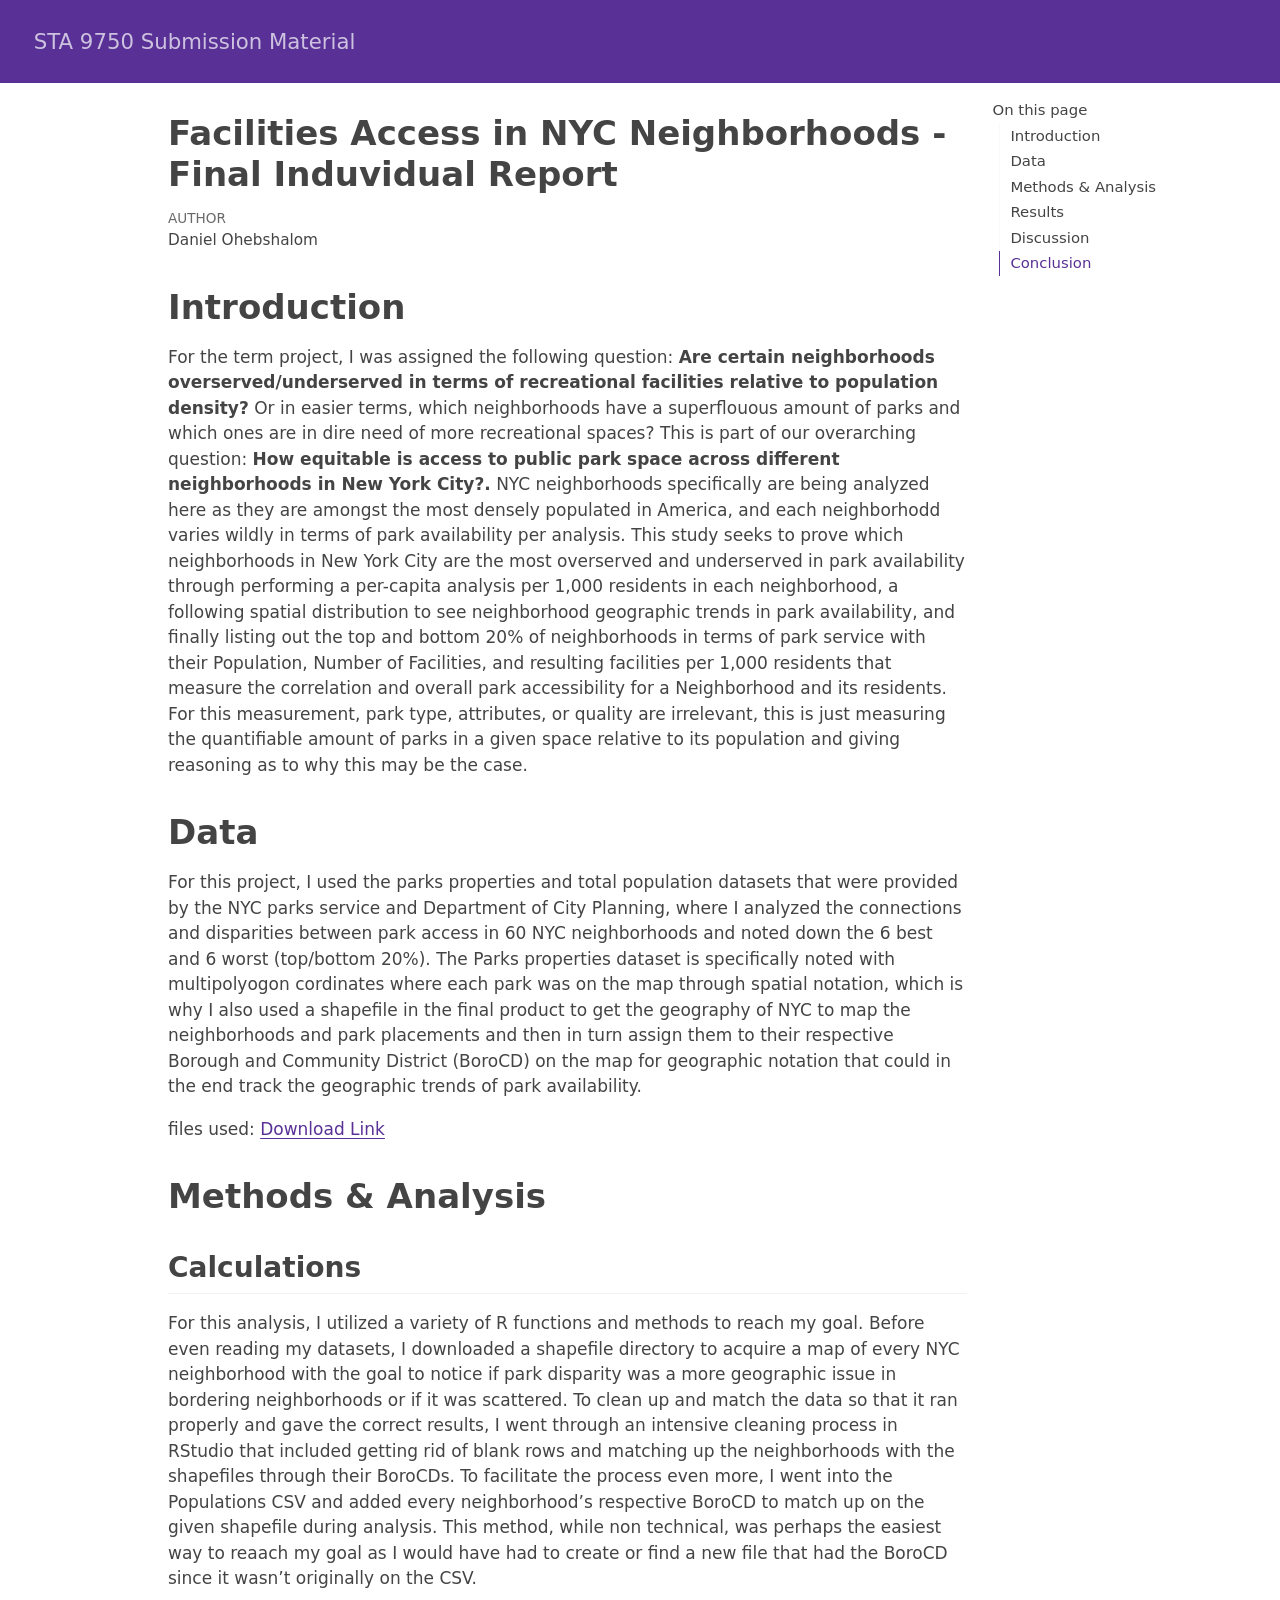
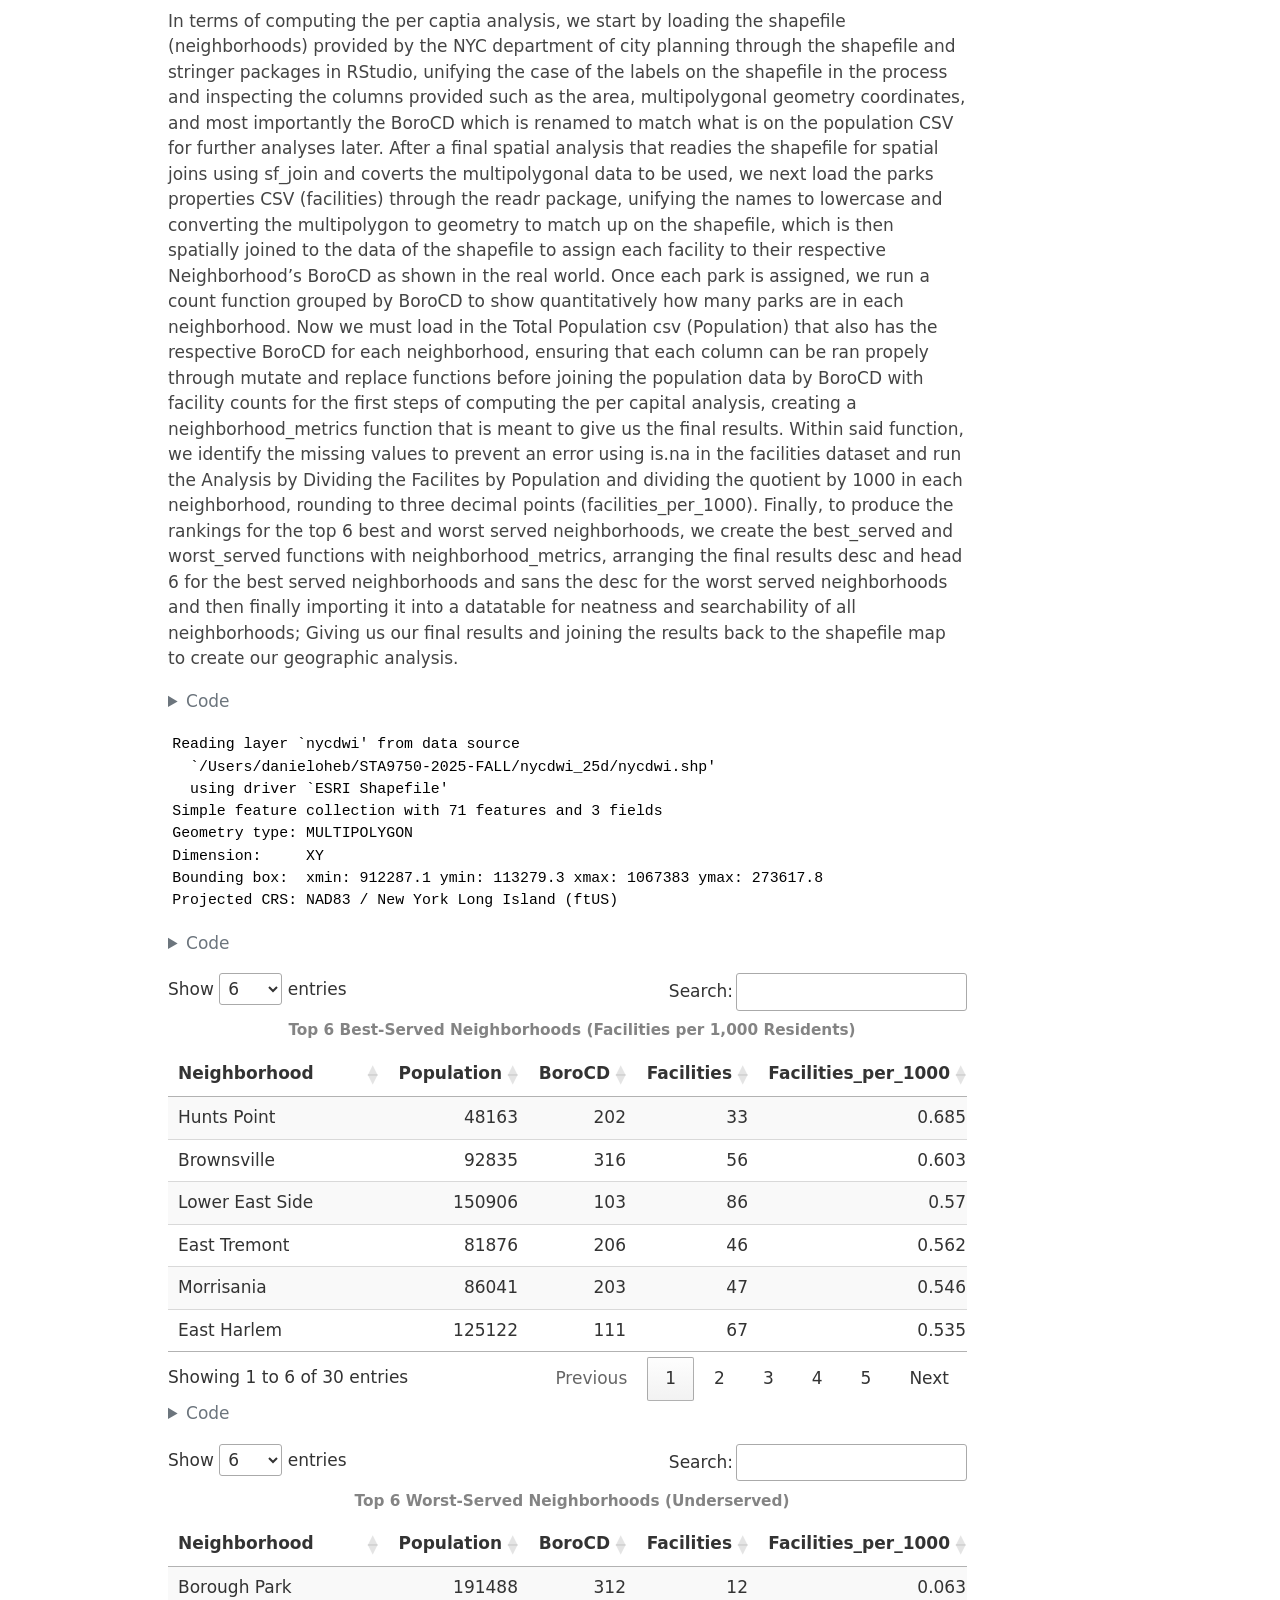
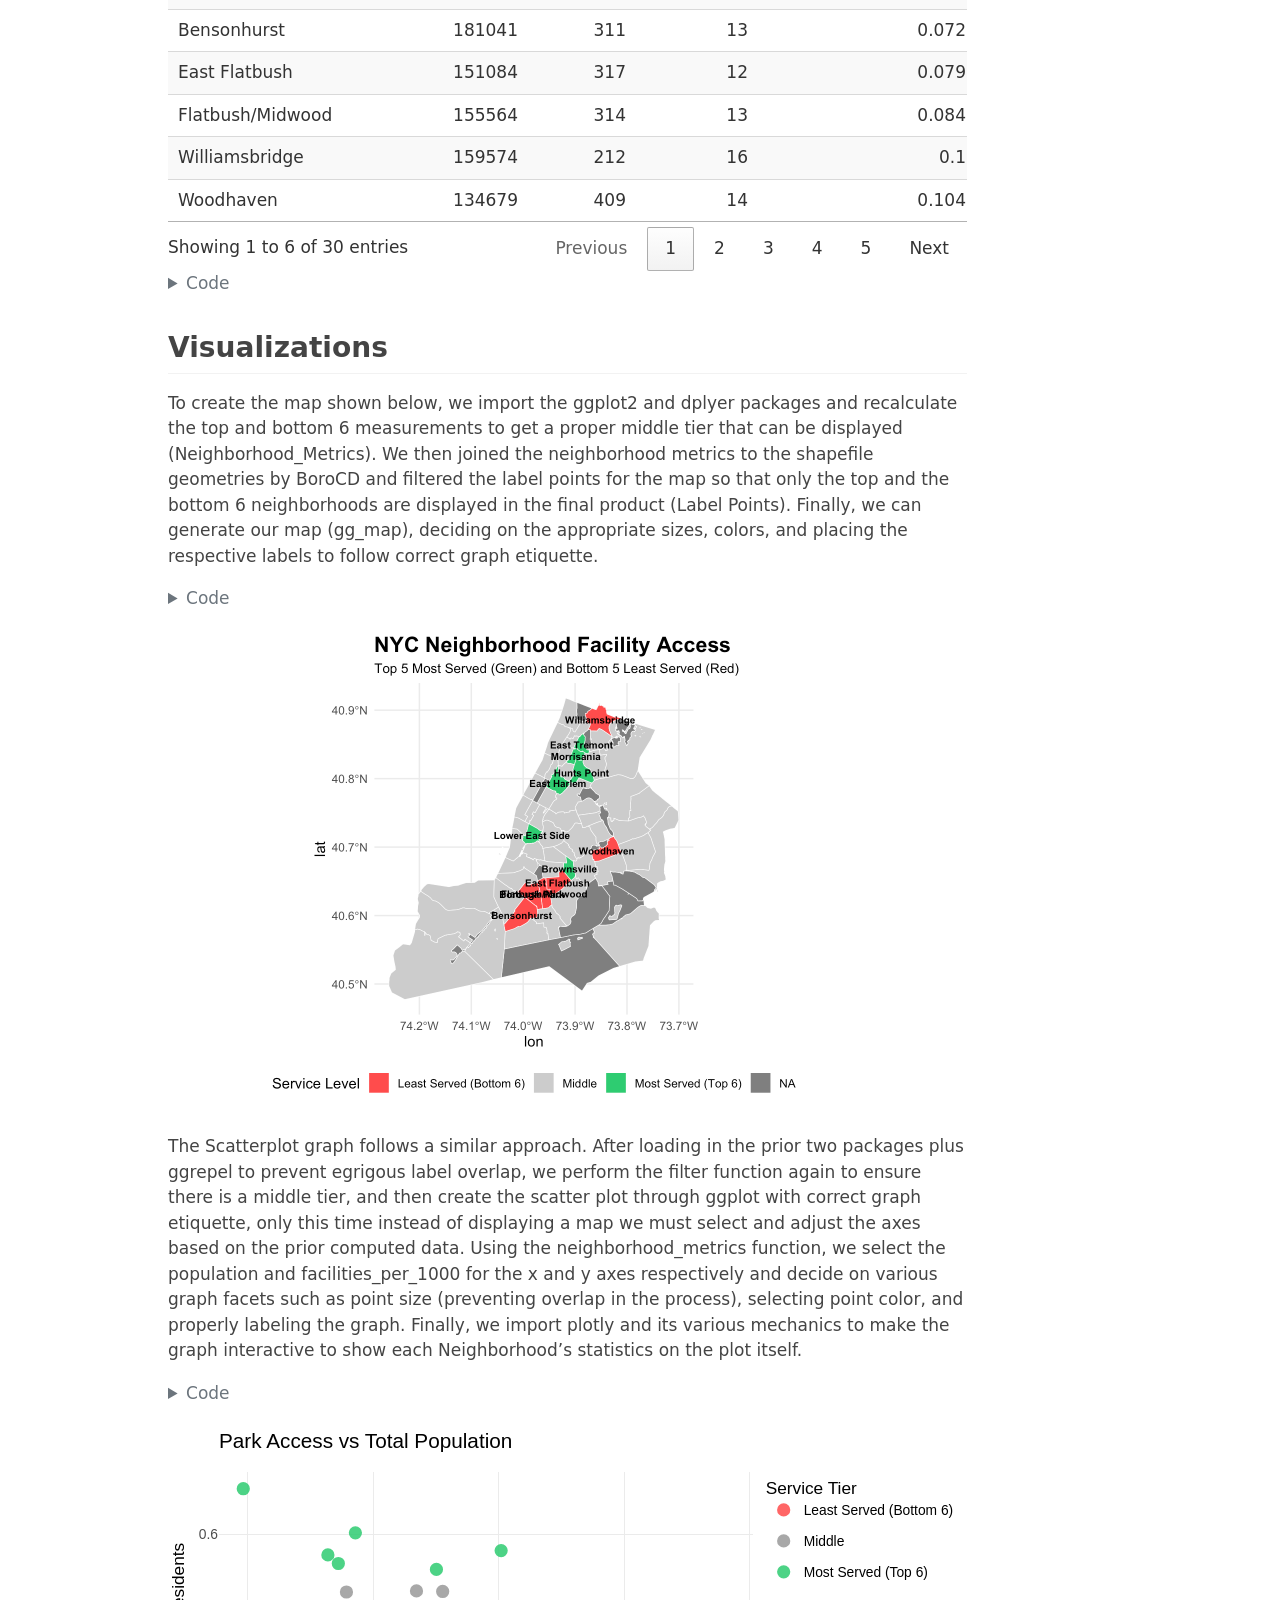
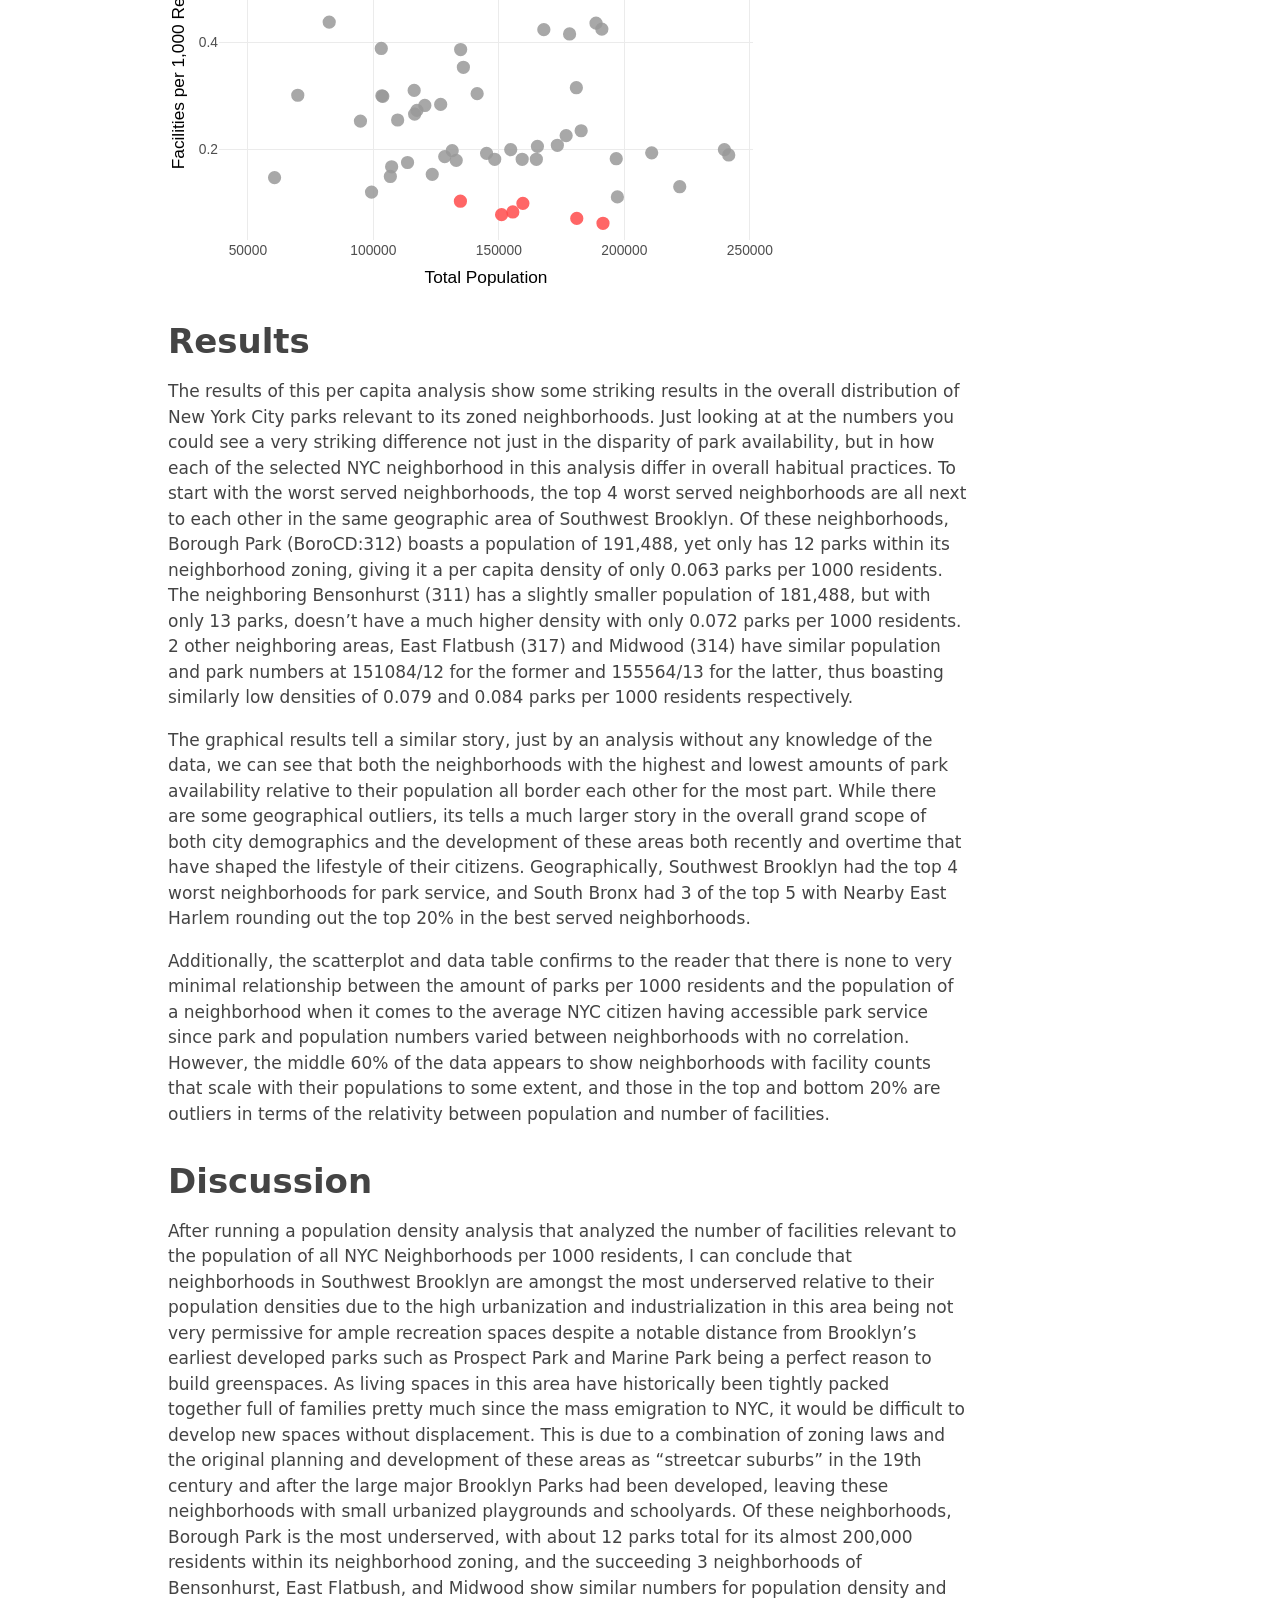
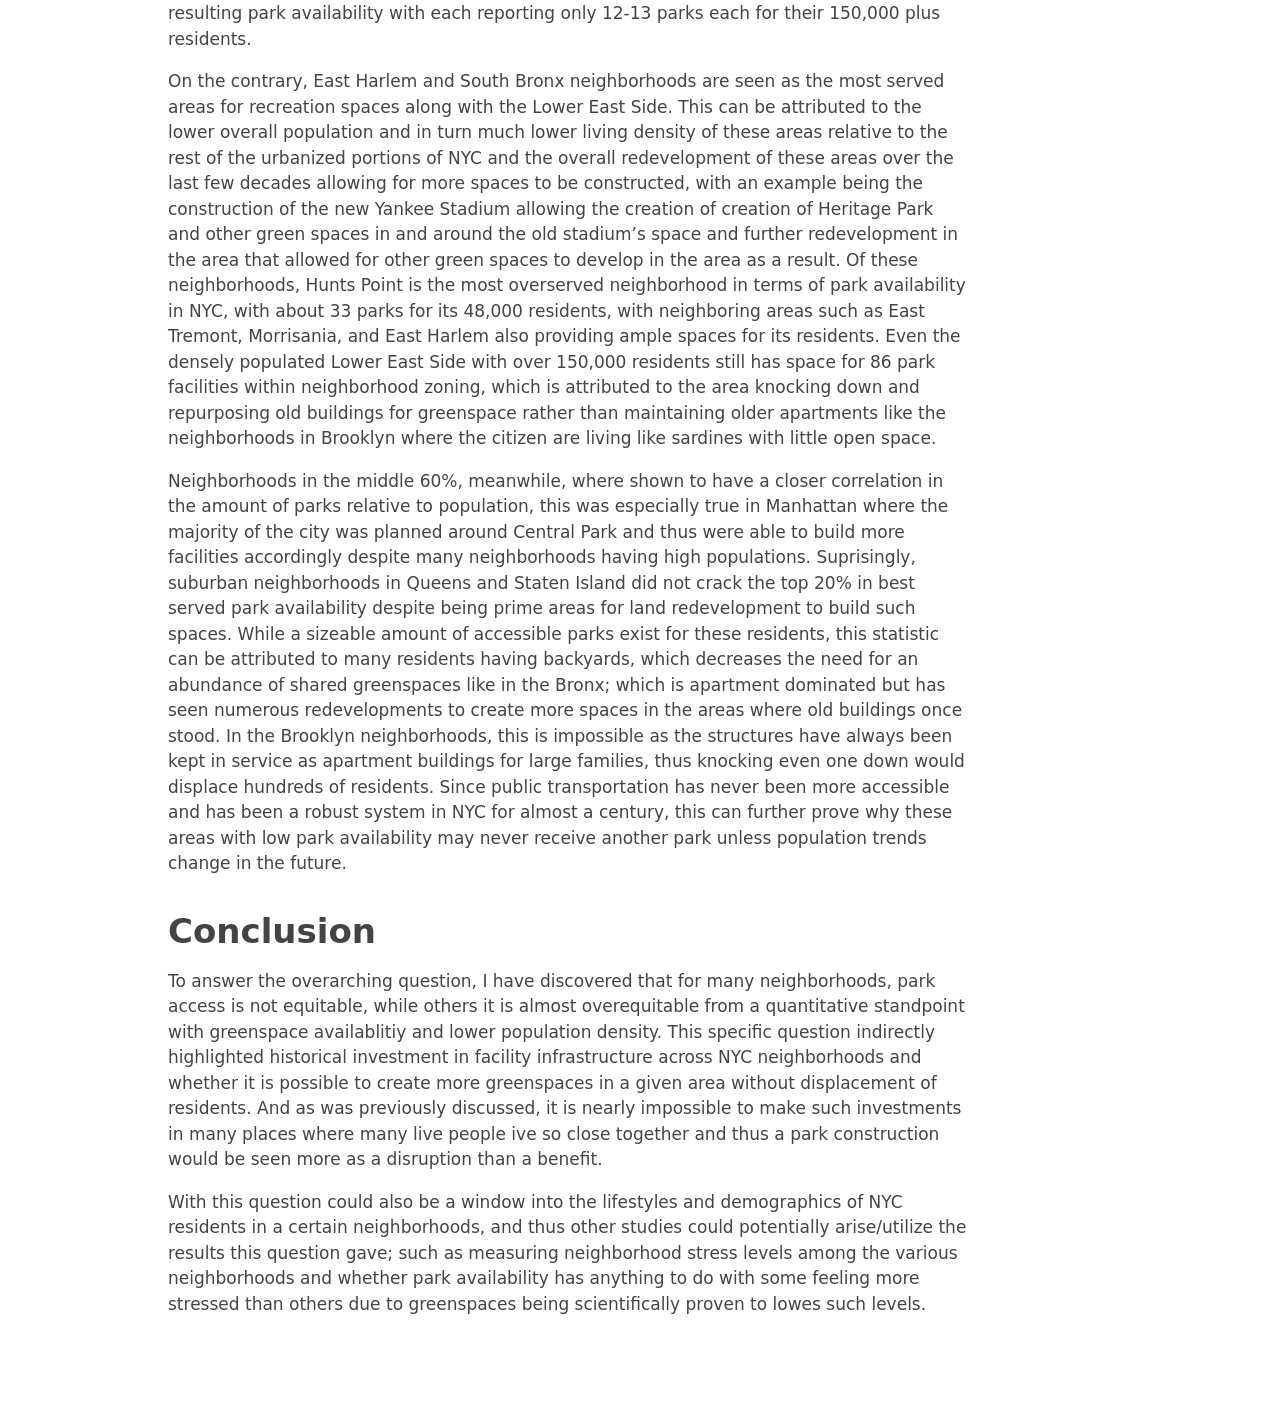
<file: docs/Individual_Report.html>
<!DOCTYPE html>
<html xmlns="http://www.w3.org/1999/xhtml" lang="en" xml:lang="en"><head>

<meta charset="utf-8">
<meta name="generator" content="quarto-1.8.22">

<meta name="viewport" content="width=device-width, initial-scale=1.0, user-scalable=yes">

<meta name="author" content="Daniel Ohebshalom">

<title>Facilities Access in NYC Neighborhoods - Final Induvidual Report – STA 9750 Submission Material</title>
<style>
code{white-space: pre-wrap;}
span.smallcaps{font-variant: small-caps;}
div.columns{display: flex; gap: min(4vw, 1.5em);}
div.column{flex: auto; overflow-x: auto;}
div.hanging-indent{margin-left: 1.5em; text-indent: -1.5em;}
ul.task-list{list-style: none;}
ul.task-list li input[type="checkbox"] {
  width: 0.8em;
  margin: 0 0.8em 0.2em -1em; /* quarto-specific, see https://github.com/quarto-dev/quarto-cli/issues/4556 */ 
  vertical-align: middle;
}
/* CSS for syntax highlighting */
html { -webkit-text-size-adjust: 100%; }
pre > code.sourceCode { white-space: pre; position: relative; }
pre > code.sourceCode > span { display: inline-block; line-height: 1.25; }
pre > code.sourceCode > span:empty { height: 1.2em; }
.sourceCode { overflow: visible; }
code.sourceCode > span { color: inherit; text-decoration: inherit; }
div.sourceCode { margin: 1em 0; }
pre.sourceCode { margin: 0; }
@media screen {
div.sourceCode { overflow: auto; }
}
@media print {
pre > code.sourceCode { white-space: pre-wrap; }
pre > code.sourceCode > span { text-indent: -5em; padding-left: 5em; }
}
pre.numberSource code
  { counter-reset: source-line 0; }
pre.numberSource code > span
  { position: relative; left: -4em; counter-increment: source-line; }
pre.numberSource code > span > a:first-child::before
  { content: counter(source-line);
    position: relative; left: -1em; text-align: right; vertical-align: baseline;
    border: none; display: inline-block;
    -webkit-touch-callout: none; -webkit-user-select: none;
    -khtml-user-select: none; -moz-user-select: none;
    -ms-user-select: none; user-select: none;
    padding: 0 4px; width: 4em;
  }
pre.numberSource { margin-left: 3em;  padding-left: 4px; }
div.sourceCode
  {   }
@media screen {
pre > code.sourceCode > span > a:first-child::before { text-decoration: underline; }
}
</style>


<script src="site_libs/quarto-nav/quarto-nav.js"></script>
<script src="site_libs/quarto-nav/headroom.min.js"></script>
<script src="site_libs/clipboard/clipboard.min.js"></script>
<script src="site_libs/quarto-search/autocomplete.umd.js"></script>
<script src="site_libs/quarto-search/fuse.min.js"></script>
<script src="site_libs/quarto-search/quarto-search.js"></script>
<meta name="quarto:offset" content="./">
<script src="site_libs/quarto-html/quarto.js" type="module"></script>
<script src="site_libs/quarto-html/tabsets/tabsets.js" type="module"></script>
<script src="site_libs/quarto-html/axe/axe-check.js" type="module"></script>
<script src="site_libs/quarto-html/popper.min.js"></script>
<script src="site_libs/quarto-html/tippy.umd.min.js"></script>
<script src="site_libs/quarto-html/anchor.min.js"></script>
<link href="site_libs/quarto-html/tippy.css" rel="stylesheet">
<link href="site_libs/quarto-html/quarto-syntax-highlighting-cd7454b418030687c631a6a7286fbe16.css" rel="stylesheet" id="quarto-text-highlighting-styles">
<script src="site_libs/bootstrap/bootstrap.min.js"></script>
<link href="site_libs/bootstrap/bootstrap-icons.css" rel="stylesheet">
<link href="site_libs/bootstrap/bootstrap-8e92d9f42a47732ff4c8bbfdf565a50f.min.css" rel="stylesheet" append-hash="true" id="quarto-bootstrap" data-mode="light">
<script id="quarto-search-options" type="application/json">{
  "location": "navbar",
  "copy-button": false,
  "collapse-after": 3,
  "panel-placement": "end",
  "type": "overlay",
  "limit": 50,
  "keyboard-shortcut": [
    "f",
    "/",
    "s"
  ],
  "show-item-context": false,
  "language": {
    "search-no-results-text": "No results",
    "search-matching-documents-text": "matching documents",
    "search-copy-link-title": "Copy link to search",
    "search-hide-matches-text": "Hide additional matches",
    "search-more-match-text": "more match in this document",
    "search-more-matches-text": "more matches in this document",
    "search-clear-button-title": "Clear",
    "search-text-placeholder": "",
    "search-detached-cancel-button-title": "Cancel",
    "search-submit-button-title": "Submit",
    "search-label": "Search"
  }
}</script>
<link href="site_libs/htmltools-fill-0.5.8.1/fill.css" rel="stylesheet">
<script src="site_libs/htmlwidgets-1.6.4/htmlwidgets.js"></script>
<link href="site_libs/datatables-css-0.0.0/datatables-crosstalk.css" rel="stylesheet">
<script src="site_libs/datatables-binding-0.34.0/datatables.js"></script>
<script src="site_libs/jquery-3.6.0/jquery-3.6.0.min.js"></script>
<link href="site_libs/dt-core-1.13.6/css/jquery.dataTables.min.css" rel="stylesheet">
<link href="site_libs/dt-core-1.13.6/css/jquery.dataTables.extra.css" rel="stylesheet">
<script src="site_libs/dt-core-1.13.6/js/jquery.dataTables.min.js"></script>
<link href="site_libs/crosstalk-1.2.1/css/crosstalk.min.css" rel="stylesheet">
<script src="site_libs/crosstalk-1.2.1/js/crosstalk.min.js"></script>
<script src="site_libs/plotly-binding-4.11.0/plotly.js"></script>
<script src="site_libs/typedarray-0.1/typedarray.min.js"></script>
<link href="site_libs/plotly-htmlwidgets-css-2.11.1/plotly-htmlwidgets.css" rel="stylesheet">
<script src="site_libs/plotly-main-2.11.1/plotly-latest.min.js"></script>


</head>

<body class="nav-fixed quarto-light">

<div id="quarto-search-results"></div>
  <header id="quarto-header" class="headroom fixed-top">
    <nav class="navbar navbar-expand-lg " data-bs-theme="dark">
      <div class="navbar-container container-fluid">
      <div class="navbar-brand-container mx-auto">
    <a href="./index.html" class="navbar-brand navbar-brand-logo">
    </a>
    <a class="navbar-brand" href="./index.html">
    <span class="navbar-title">STA 9750 Submission Material</span>
    </a>
  </div>
        <div class="quarto-navbar-tools tools-end">
</div>
      </div> <!-- /container-fluid -->
    </nav>
</header>
<!-- content -->
<div id="quarto-content" class="quarto-container page-columns page-rows-contents page-layout-article page-navbar">
<!-- sidebar -->
<!-- margin-sidebar -->
    <div id="quarto-margin-sidebar" class="sidebar margin-sidebar">
        <nav id="TOC" role="doc-toc" class="toc-active">
    <h2 id="toc-title">On this page</h2>
   
  <ul>
  <li><a href="#introduction" id="toc-introduction" class="nav-link active" data-scroll-target="#introduction">Introduction</a></li>
  <li><a href="#data" id="toc-data" class="nav-link" data-scroll-target="#data">Data</a></li>
  <li><a href="#methods-analysis" id="toc-methods-analysis" class="nav-link" data-scroll-target="#methods-analysis">Methods &amp; Analysis</a>
  <ul class="collapse">
  <li><a href="#calculations" id="toc-calculations" class="nav-link" data-scroll-target="#calculations">Calculations</a></li>
  <li><a href="#visualizations" id="toc-visualizations" class="nav-link" data-scroll-target="#visualizations">Visualizations</a></li>
  </ul></li>
  <li><a href="#results" id="toc-results" class="nav-link" data-scroll-target="#results">Results</a></li>
  <li><a href="#discussion" id="toc-discussion" class="nav-link" data-scroll-target="#discussion">Discussion</a></li>
  <li><a href="#conclusion" id="toc-conclusion" class="nav-link" data-scroll-target="#conclusion">Conclusion</a></li>
  </ul>
</nav>
    </div>
<!-- main -->
<main class="content" id="quarto-document-content">

<header id="title-block-header" class="quarto-title-block default">
<div class="quarto-title">
<h1 class="title">Facilities Access in NYC Neighborhoods - Final Induvidual Report</h1>
</div>



<div class="quarto-title-meta">

    <div>
    <div class="quarto-title-meta-heading">Author</div>
    <div class="quarto-title-meta-contents">
             <p>Daniel Ohebshalom </p>
          </div>
  </div>
    
  
    
  </div>
  


</header>


<section id="introduction" class="level1">
<h1>Introduction</h1>
<p>For the term project, I was assigned the following question: <strong>Are certain neighborhoods overserved/underserved in terms of recreational facilities relative to population density?</strong> Or in easier terms, which neighborhoods have a superflouous amount of parks and which ones are in dire need of more recreational spaces? This is part of our overarching question: <strong>How equitable is access to public park space across different neighborhoods in New York City?.</strong> NYC neighborhoods specifically are being analyzed here as they are amongst the most densely populated in America, and each neighborhodd varies wildly in terms of park availability per analysis. This study seeks to prove which neighborhoods in New York City are the most overserved and underserved in park availability through performing a per-capita analysis per 1,000 residents in each neighborhood, a following spatial distribution to see neighborhood geographic trends in park availability, and finally listing out the top and bottom 20% of neighborhoods in terms of park service with their Population, Number of Facilities, and resulting facilities per 1,000 residents that measure the correlation and overall park accessibility for a Neighborhood and its residents. For this measurement, park type, attributes, or quality are irrelevant, this is just measuring the quantifiable amount of parks in a given space relative to its population and giving reasoning as to why this may be the case.</p>
</section>
<section id="data" class="level1">
<h1>Data</h1>
<p>For this project, I used the parks properties and total population datasets that were provided by the NYC parks service and Department of City Planning, where I analyzed the connections and disparities between park access in 60 NYC neighborhoods and noted down the 6 best and 6 worst (top/bottom 20%). The Parks properties dataset is specifically noted with multipolyogon cordinates where each park was on the map through spatial notation, which is why I also used a shapefile in the final product to get the geography of NYC to map the neighborhoods and park placements and then in turn assign them to their respective Borough and Community District (BoroCD) on the map for geographic notation that could in the end track the geographic trends of park availability.</p>
<p>files used: <a href="https://drive.google.com/uc?export=download&amp;id=1Rd8N5VEIqkQiLz46tPgjsWBb3DGGTw9d">Download Link</a></p>
</section>
<section id="methods-analysis" class="level1">
<h1>Methods &amp; Analysis</h1>
<section id="calculations" class="level2">
<h2 class="anchored" data-anchor-id="calculations">Calculations</h2>
<p>For this analysis, I utilized a variety of R functions and methods to reach my goal. Before even reading my datasets, I downloaded a shapefile directory to acquire a map of every NYC neighborhood with the goal to notice if park disparity was a more geographic issue in bordering neighborhoods or if it was scattered. To clean up and match the data so that it ran properly and gave the correct results, I went through an intensive cleaning process in RStudio that included getting rid of blank rows and matching up the neighborhoods with the shapefiles through their BoroCDs. To facilitate the process even more, I went into the Populations CSV and added every neighborhood’s respective BoroCD to match up on the given shapefile during analysis. This method, while non technical, was perhaps the easiest way to reaach my goal as I would have had to create or find a new file that had the BoroCD since it wasn’t originally on the CSV.</p>
<p>In terms of computing the per captia analysis, we start by loading the shapefile (neighborhoods) provided by the NYC department of city planning through the shapefile and stringer packages in RStudio, unifying the case of the labels on the shapefile in the process and inspecting the columns provided such as the area, multipolygonal geometry coordinates, and most importantly the BoroCD which is renamed to match what is on the population CSV for further analyses later. After a final spatial analysis that readies the shapefile for spatial joins using sf_join and coverts the multipolygonal data to be used, we next load the parks properties CSV (facilities) through the readr package, unifying the names to lowercase and converting the multipolygon to geometry to match up on the shapefile, which is then spatially joined to the data of the shapefile to assign each facility to their respective Neighborhood’s BoroCD as shown in the real world. Once each park is assigned, we run a count function grouped by BoroCD to show quantitatively how many parks are in each neighborhood. Now we must load in the Total Population csv (Population) that also has the respective BoroCD for each neighborhood, ensuring that each column can be ran propely through mutate and replace functions before joining the population data by BoroCD with facility counts for the first steps of computing the per capital analysis, creating a neighborhood_metrics function that is meant to give us the final results. Within said function, we identify the missing values to prevent an error using is.na in the facilities dataset and run the Analysis by Dividing the Facilites by Population and dividing the quotient by 1000 in each neighborhood, rounding to three decimal points (facilities_per_1000). Finally, to produce the rankings for the top 6 best and worst served neighborhoods, we create the best_served and worst_served functions with neighborhood_metrics, arranging the final results desc and head 6 for the best served neighborhoods and sans the desc for the worst served neighborhoods and then finally importing it into a datatable for neatness and searchability of all neighborhoods; Giving us our final results and joining the results back to the shapefile map to create our geographic analysis.</p>
<div class="cell">
<details class="code-fold">
<summary>Code</summary>
<div class="code-copy-outer-scaffold"><div class="sourceCode cell-code" id="cb1"><pre class="sourceCode r code-with-copy"><code class="sourceCode r"><span id="cb1-1"><a href="#cb1-1" aria-hidden="true" tabindex="-1"></a><span class="co"># Load libraries</span></span>
<span id="cb1-2"><a href="#cb1-2" aria-hidden="true" tabindex="-1"></a><span class="fu">library</span>(sf)</span>
<span id="cb1-3"><a href="#cb1-3" aria-hidden="true" tabindex="-1"></a><span class="fu">library</span>(dplyr)</span>
<span id="cb1-4"><a href="#cb1-4" aria-hidden="true" tabindex="-1"></a><span class="fu">library</span>(readr)</span>
<span id="cb1-5"><a href="#cb1-5" aria-hidden="true" tabindex="-1"></a><span class="fu">library</span>(stringr)</span>
<span id="cb1-6"><a href="#cb1-6" aria-hidden="true" tabindex="-1"></a><span class="fu">library</span>(plotly)</span>
<span id="cb1-7"><a href="#cb1-7" aria-hidden="true" tabindex="-1"></a><span class="fu">library</span>(DT)</span>
<span id="cb1-8"><a href="#cb1-8" aria-hidden="true" tabindex="-1"></a></span>
<span id="cb1-9"><a href="#cb1-9" aria-hidden="true" tabindex="-1"></a><span class="co">#===========================================</span></span>
<span id="cb1-10"><a href="#cb1-10" aria-hidden="true" tabindex="-1"></a><span class="co"># 1. Load the shapefile (NYC Community Districts)</span></span>
<span id="cb1-11"><a href="#cb1-11" aria-hidden="true" tabindex="-1"></a><span class="co">#===========================================</span></span>
<span id="cb1-12"><a href="#cb1-12" aria-hidden="true" tabindex="-1"></a>neighborhoods <span class="ot">&lt;-</span> <span class="fu">st_read</span>(<span class="st">"nycdwi_25d/nycdwi.shp"</span>)</span></code></pre></div><button title="Copy to Clipboard" class="code-copy-button"><i class="bi"></i></button></div>
</details>
<div class="cell-output cell-output-stdout">
<pre><code>Reading layer `nycdwi' from data source 
  `/Users/danieloheb/STA9750-2025-FALL/nycdwi_25d/nycdwi.shp' 
  using driver `ESRI Shapefile'
Simple feature collection with 71 features and 3 fields
Geometry type: MULTIPOLYGON
Dimension:     XY
Bounding box:  xmin: 912287.1 ymin: 113279.3 xmax: 1067383 ymax: 273617.8
Projected CRS: NAD83 / New York Long Island (ftUS)</code></pre>
</div>
<details class="code-fold">
<summary>Code</summary>
<div class="code-copy-outer-scaffold"><div class="sourceCode cell-code" id="cb3"><pre class="sourceCode r code-with-copy"><code class="sourceCode r"><span id="cb3-1"><a href="#cb3-1" aria-hidden="true" tabindex="-1"></a><span class="fu">names</span>(neighborhoods) <span class="ot">&lt;-</span> <span class="fu">tolower</span>(<span class="fu">names</span>(neighborhoods))</span>
<span id="cb3-2"><a href="#cb3-2" aria-hidden="true" tabindex="-1"></a></span>
<span id="cb3-3"><a href="#cb3-3" aria-hidden="true" tabindex="-1"></a><span class="co"># Rename borocd → BoroCD (to match your population CSV)</span></span>
<span id="cb3-4"><a href="#cb3-4" aria-hidden="true" tabindex="-1"></a>neighborhoods <span class="ot">&lt;-</span> neighborhoods <span class="sc">%&gt;%</span></span>
<span id="cb3-5"><a href="#cb3-5" aria-hidden="true" tabindex="-1"></a>  <span class="fu">rename</span>(<span class="at">BoroCD =</span> borocd)</span>
<span id="cb3-6"><a href="#cb3-6" aria-hidden="true" tabindex="-1"></a></span>
<span id="cb3-7"><a href="#cb3-7" aria-hidden="true" tabindex="-1"></a><span class="co"># Project to WGS84 (safe for spatial joins)</span></span>
<span id="cb3-8"><a href="#cb3-8" aria-hidden="true" tabindex="-1"></a>neighborhoods <span class="ot">&lt;-</span> <span class="fu">st_transform</span>(neighborhoods, <span class="dv">4326</span>)</span>
<span id="cb3-9"><a href="#cb3-9" aria-hidden="true" tabindex="-1"></a></span>
<span id="cb3-10"><a href="#cb3-10" aria-hidden="true" tabindex="-1"></a><span class="co">#===========================================</span></span>
<span id="cb3-11"><a href="#cb3-11" aria-hidden="true" tabindex="-1"></a><span class="co"># 2. Load Facilities CSV (with multipolygon WKT)</span></span>
<span id="cb3-12"><a href="#cb3-12" aria-hidden="true" tabindex="-1"></a><span class="co">#===========================================</span></span>
<span id="cb3-13"><a href="#cb3-13" aria-hidden="true" tabindex="-1"></a>facilities <span class="ot">&lt;-</span> <span class="fu">read_csv</span>(<span class="st">"Parks_Properties_20251005.csv"</span>)</span>
<span id="cb3-14"><a href="#cb3-14" aria-hidden="true" tabindex="-1"></a><span class="fu">names</span>(facilities) <span class="ot">&lt;-</span> <span class="fu">tolower</span>(<span class="fu">names</span>(facilities))</span>
<span id="cb3-15"><a href="#cb3-15" aria-hidden="true" tabindex="-1"></a></span>
<span id="cb3-16"><a href="#cb3-16" aria-hidden="true" tabindex="-1"></a><span class="co"># Convert WKT to geometry</span></span>
<span id="cb3-17"><a href="#cb3-17" aria-hidden="true" tabindex="-1"></a>facilities_sf <span class="ot">&lt;-</span> <span class="fu">st_as_sf</span>(</span>
<span id="cb3-18"><a href="#cb3-18" aria-hidden="true" tabindex="-1"></a>  facilities,</span>
<span id="cb3-19"><a href="#cb3-19" aria-hidden="true" tabindex="-1"></a>  <span class="at">wkt =</span> <span class="st">"multipolygon"</span>,</span>
<span id="cb3-20"><a href="#cb3-20" aria-hidden="true" tabindex="-1"></a>  <span class="at">crs =</span> <span class="dv">4326</span></span>
<span id="cb3-21"><a href="#cb3-21" aria-hidden="true" tabindex="-1"></a>)</span>
<span id="cb3-22"><a href="#cb3-22" aria-hidden="true" tabindex="-1"></a></span>
<span id="cb3-23"><a href="#cb3-23" aria-hidden="true" tabindex="-1"></a><span class="co"># Fix invalid geometries</span></span>
<span id="cb3-24"><a href="#cb3-24" aria-hidden="true" tabindex="-1"></a>facilities_sf <span class="ot">&lt;-</span> <span class="fu">st_make_valid</span>(facilities_sf)</span>
<span id="cb3-25"><a href="#cb3-25" aria-hidden="true" tabindex="-1"></a></span>
<span id="cb3-26"><a href="#cb3-26" aria-hidden="true" tabindex="-1"></a><span class="co">#===========================================</span></span>
<span id="cb3-27"><a href="#cb3-27" aria-hidden="true" tabindex="-1"></a><span class="co"># 3. Spatial join → assign each facility to BoroCD</span></span>
<span id="cb3-28"><a href="#cb3-28" aria-hidden="true" tabindex="-1"></a><span class="co">#===========================================</span></span>
<span id="cb3-29"><a href="#cb3-29" aria-hidden="true" tabindex="-1"></a>facilities_joined <span class="ot">&lt;-</span> <span class="fu">st_join</span>(</span>
<span id="cb3-30"><a href="#cb3-30" aria-hidden="true" tabindex="-1"></a>  facilities_sf,</span>
<span id="cb3-31"><a href="#cb3-31" aria-hidden="true" tabindex="-1"></a>  neighborhoods,</span>
<span id="cb3-32"><a href="#cb3-32" aria-hidden="true" tabindex="-1"></a>  <span class="at">left =</span> <span class="cn">TRUE</span>,</span>
<span id="cb3-33"><a href="#cb3-33" aria-hidden="true" tabindex="-1"></a>  <span class="at">join =</span> st_intersects</span>
<span id="cb3-34"><a href="#cb3-34" aria-hidden="true" tabindex="-1"></a>)</span>
<span id="cb3-35"><a href="#cb3-35" aria-hidden="true" tabindex="-1"></a></span>
<span id="cb3-36"><a href="#cb3-36" aria-hidden="true" tabindex="-1"></a><span class="co">#===========================================</span></span>
<span id="cb3-37"><a href="#cb3-37" aria-hidden="true" tabindex="-1"></a><span class="co"># 4. Facilities per BoroCD</span></span>
<span id="cb3-38"><a href="#cb3-38" aria-hidden="true" tabindex="-1"></a><span class="co">#===========================================</span></span>
<span id="cb3-39"><a href="#cb3-39" aria-hidden="true" tabindex="-1"></a>facility_counts <span class="ot">&lt;-</span> facilities_joined <span class="sc">%&gt;%</span></span>
<span id="cb3-40"><a href="#cb3-40" aria-hidden="true" tabindex="-1"></a>  <span class="fu">st_drop_geometry</span>() <span class="sc">%&gt;%</span></span>
<span id="cb3-41"><a href="#cb3-41" aria-hidden="true" tabindex="-1"></a>  <span class="fu">group_by</span>(BoroCD) <span class="sc">%&gt;%</span></span>
<span id="cb3-42"><a href="#cb3-42" aria-hidden="true" tabindex="-1"></a>  <span class="fu">summarise</span>(<span class="at">Facilities =</span> <span class="fu">n</span>())</span>
<span id="cb3-43"><a href="#cb3-43" aria-hidden="true" tabindex="-1"></a></span>
<span id="cb3-44"><a href="#cb3-44" aria-hidden="true" tabindex="-1"></a><span class="co">#===========================================</span></span>
<span id="cb3-45"><a href="#cb3-45" aria-hidden="true" tabindex="-1"></a><span class="co"># 5. Load Population CSV (Now includes BoroCD)</span></span>
<span id="cb3-46"><a href="#cb3-46" aria-hidden="true" tabindex="-1"></a><span class="co">#===========================================</span></span>
<span id="cb3-47"><a href="#cb3-47" aria-hidden="true" tabindex="-1"></a>population <span class="ot">&lt;-</span> <span class="fu">read_csv</span>(<span class="st">"Total Population.csv"</span>)</span>
<span id="cb3-48"><a href="#cb3-48" aria-hidden="true" tabindex="-1"></a><span class="fu">names</span>(population) <span class="ot">&lt;-</span> <span class="fu">str_replace_all</span>(<span class="fu">names</span>(population), <span class="st">" "</span>, <span class="st">""</span>)</span>
<span id="cb3-49"><a href="#cb3-49" aria-hidden="true" tabindex="-1"></a></span>
<span id="cb3-50"><a href="#cb3-50" aria-hidden="true" tabindex="-1"></a><span class="co"># Ensure BoroCD column exists and is numeric</span></span>
<span id="cb3-51"><a href="#cb3-51" aria-hidden="true" tabindex="-1"></a>population <span class="ot">&lt;-</span> population <span class="sc">%&gt;%</span></span>
<span id="cb3-52"><a href="#cb3-52" aria-hidden="true" tabindex="-1"></a>  <span class="fu">mutate</span>(<span class="at">BoroCD =</span> <span class="fu">as.integer</span>(BoroCD))</span>
<span id="cb3-53"><a href="#cb3-53" aria-hidden="true" tabindex="-1"></a></span>
<span id="cb3-54"><a href="#cb3-54" aria-hidden="true" tabindex="-1"></a><span class="co">#===========================================</span></span>
<span id="cb3-55"><a href="#cb3-55" aria-hidden="true" tabindex="-1"></a><span class="co"># 6. Join population with facility counts</span></span>
<span id="cb3-56"><a href="#cb3-56" aria-hidden="true" tabindex="-1"></a><span class="co">#===========================================</span></span>
<span id="cb3-57"><a href="#cb3-57" aria-hidden="true" tabindex="-1"></a>neighborhood_metrics <span class="ot">&lt;-</span> population <span class="sc">%&gt;%</span></span>
<span id="cb3-58"><a href="#cb3-58" aria-hidden="true" tabindex="-1"></a>  <span class="fu">left_join</span>(facility_counts, <span class="at">by =</span> <span class="st">"BoroCD"</span>) <span class="sc">%&gt;%</span></span>
<span id="cb3-59"><a href="#cb3-59" aria-hidden="true" tabindex="-1"></a>  <span class="fu">mutate</span>(</span>
<span id="cb3-60"><a href="#cb3-60" aria-hidden="true" tabindex="-1"></a>    <span class="at">Facilities =</span> <span class="fu">ifelse</span>(<span class="fu">is.na</span>(Facilities), <span class="dv">0</span>, Facilities),</span>
<span id="cb3-61"><a href="#cb3-61" aria-hidden="true" tabindex="-1"></a>    <span class="at">Facilities_per_1000 =</span> <span class="fu">round</span>((Facilities <span class="sc">/</span> Population) <span class="sc">*</span> <span class="dv">1000</span>, <span class="dv">3</span>)</span>
<span id="cb3-62"><a href="#cb3-62" aria-hidden="true" tabindex="-1"></a>  )</span>
<span id="cb3-63"><a href="#cb3-63" aria-hidden="true" tabindex="-1"></a></span>
<span id="cb3-64"><a href="#cb3-64" aria-hidden="true" tabindex="-1"></a><span class="co">#===========================================</span></span>
<span id="cb3-65"><a href="#cb3-65" aria-hidden="true" tabindex="-1"></a><span class="co"># 7. Produce ranking results (Interactive Tables)</span></span>
<span id="cb3-66"><a href="#cb3-66" aria-hidden="true" tabindex="-1"></a><span class="co">#===========================================</span></span>
<span id="cb3-67"><a href="#cb3-67" aria-hidden="true" tabindex="-1"></a></span>
<span id="cb3-68"><a href="#cb3-68" aria-hidden="true" tabindex="-1"></a><span class="co"># Best-served neighborhoods</span></span>
<span id="cb3-69"><a href="#cb3-69" aria-hidden="true" tabindex="-1"></a>best_served <span class="ot">&lt;-</span> neighborhood_metrics <span class="sc">%&gt;%</span></span>
<span id="cb3-70"><a href="#cb3-70" aria-hidden="true" tabindex="-1"></a>  <span class="fu">arrange</span>(<span class="fu">desc</span>(Facilities_per_1000)) <span class="sc">%&gt;%</span></span>
<span id="cb3-71"><a href="#cb3-71" aria-hidden="true" tabindex="-1"></a>  <span class="fu">head</span>(<span class="dv">30</span>)</span>
<span id="cb3-72"><a href="#cb3-72" aria-hidden="true" tabindex="-1"></a></span>
<span id="cb3-73"><a href="#cb3-73" aria-hidden="true" tabindex="-1"></a><span class="co"># Underserved neighborhoods</span></span>
<span id="cb3-74"><a href="#cb3-74" aria-hidden="true" tabindex="-1"></a>worst_served <span class="ot">&lt;-</span> neighborhood_metrics <span class="sc">%&gt;%</span></span>
<span id="cb3-75"><a href="#cb3-75" aria-hidden="true" tabindex="-1"></a>  <span class="fu">arrange</span>(Facilities_per_1000) <span class="sc">%&gt;%</span></span>
<span id="cb3-76"><a href="#cb3-76" aria-hidden="true" tabindex="-1"></a>  <span class="fu">head</span>(<span class="dv">30</span>)</span>
<span id="cb3-77"><a href="#cb3-77" aria-hidden="true" tabindex="-1"></a></span>
<span id="cb3-78"><a href="#cb3-78" aria-hidden="true" tabindex="-1"></a><span class="co"># ---- Top 6 Best-Served ----</span></span>
<span id="cb3-79"><a href="#cb3-79" aria-hidden="true" tabindex="-1"></a><span class="fu">datatable</span>(</span>
<span id="cb3-80"><a href="#cb3-80" aria-hidden="true" tabindex="-1"></a>  best_served,</span>
<span id="cb3-81"><a href="#cb3-81" aria-hidden="true" tabindex="-1"></a>  <span class="at">rownames =</span> <span class="cn">FALSE</span>,</span>
<span id="cb3-82"><a href="#cb3-82" aria-hidden="true" tabindex="-1"></a>  <span class="at">options =</span> <span class="fu">list</span>(</span>
<span id="cb3-83"><a href="#cb3-83" aria-hidden="true" tabindex="-1"></a>    <span class="at">pageLength =</span> <span class="dv">6</span>,</span>
<span id="cb3-84"><a href="#cb3-84" aria-hidden="true" tabindex="-1"></a>    <span class="at">autoWidth =</span> <span class="cn">TRUE</span></span>
<span id="cb3-85"><a href="#cb3-85" aria-hidden="true" tabindex="-1"></a>  ),</span>
<span id="cb3-86"><a href="#cb3-86" aria-hidden="true" tabindex="-1"></a>  <span class="at">caption =</span> htmltools<span class="sc">::</span>tags<span class="sc">$</span><span class="fu">caption</span>(</span>
<span id="cb3-87"><a href="#cb3-87" aria-hidden="true" tabindex="-1"></a>    <span class="at">style =</span> <span class="st">"caption-side: top; font-weight: bold;"</span>,</span>
<span id="cb3-88"><a href="#cb3-88" aria-hidden="true" tabindex="-1"></a>    <span class="st">"Top 6 Best-Served Neighborhoods (Facilities per 1,000 Residents)"</span></span>
<span id="cb3-89"><a href="#cb3-89" aria-hidden="true" tabindex="-1"></a>  )</span>
<span id="cb3-90"><a href="#cb3-90" aria-hidden="true" tabindex="-1"></a>)</span></code></pre></div><button title="Copy to Clipboard" class="code-copy-button"><i class="bi"></i></button></div>
</details>
<div class="cell-output-display">
<div class="datatables html-widget html-fill-item" id="htmlwidget-ee02de0987779f35b917" style="width:100%;height:auto;"></div>
<script type="application/json" data-for="htmlwidget-ee02de0987779f35b917">{"x":{"filter":"none","vertical":false,"caption":"<caption style=\"caption-side: top; font-weight: bold;\">Top 6 Best-Served Neighborhoods (Facilities per 1,000 Residents)<\/caption>","data":[["Hunts Point","Brownsville","Lower East Side","East Tremont","Morrisania","East Harlem","The Rockaways","Fort Greene/Brooklyn Hts","Mott Haven","Greenwich Village","East New York","Williamsburg/Greenpoint","St. George","Bedford Stuyvesant","University Heights","Central Harlem","Concourse/Highbridge","Tottenville","Bayside","South Beach","Battery Park/Tribeca","Riverdale","Coney Island","Sunnyside/Woodside","Park Slope","Sunset Park","Howard Beach","Manhattanville","Bushwick","Unionport/Soundview"],[48163,92835,150906,81876,86041,125122,117176,127612,89269,82405,188712,191029,167916,178179,103155,134774,135864,180874,116253,141351,69877,103393,103756,126819,120503,117355,116433,109668,94851,182793],[202,316,103,206,203,111,414,302,201,102,305,301,501,303,205,110,204,503,411,502,101,208,313,402,306,307,410,109,304,209],[33,56,86,46,47,67,58,63,44,36,82,81,71,74,40,52,48,57,36,43,21,31,31,36,34,32,31,28,24,43],[0.6850000000000001,0.603,0.57,0.5620000000000001,0.546,0.535,0.495,0.494,0.493,0.437,0.435,0.424,0.423,0.415,0.388,0.386,0.353,0.315,0.31,0.304,0.301,0.3,0.299,0.284,0.282,0.273,0.266,0.255,0.253,0.235]],"container":"<table class=\"display\">\n  <thead>\n    <tr>\n      <th>Neighborhood<\/th>\n      <th>Population<\/th>\n      <th>BoroCD<\/th>\n      <th>Facilities<\/th>\n      <th>Facilities_per_1000<\/th>\n    <\/tr>\n  <\/thead>\n<\/table>","options":{"pageLength":6,"autoWidth":true,"columnDefs":[{"className":"dt-right","targets":[1,2,3,4]},{"name":"Neighborhood","targets":0},{"name":"Population","targets":1},{"name":"BoroCD","targets":2},{"name":"Facilities","targets":3},{"name":"Facilities_per_1000","targets":4}],"order":[],"orderClasses":false,"lengthMenu":[6,10,25,50,100]}},"evals":[],"jsHooks":[]}</script>
</div>
<details class="code-fold">
<summary>Code</summary>
<div class="code-copy-outer-scaffold"><div class="sourceCode cell-code" id="cb4"><pre class="sourceCode r code-with-copy"><code class="sourceCode r"><span id="cb4-1"><a href="#cb4-1" aria-hidden="true" tabindex="-1"></a><span class="co"># ---- Top 6 Worst-Served ----</span></span>
<span id="cb4-2"><a href="#cb4-2" aria-hidden="true" tabindex="-1"></a><span class="fu">datatable</span>(</span>
<span id="cb4-3"><a href="#cb4-3" aria-hidden="true" tabindex="-1"></a>  worst_served,</span>
<span id="cb4-4"><a href="#cb4-4" aria-hidden="true" tabindex="-1"></a>  <span class="at">rownames =</span> <span class="cn">FALSE</span>,</span>
<span id="cb4-5"><a href="#cb4-5" aria-hidden="true" tabindex="-1"></a>  <span class="at">options =</span> <span class="fu">list</span>(</span>
<span id="cb4-6"><a href="#cb4-6" aria-hidden="true" tabindex="-1"></a>    <span class="at">pageLength =</span> <span class="dv">6</span>,</span>
<span id="cb4-7"><a href="#cb4-7" aria-hidden="true" tabindex="-1"></a>    <span class="at">autoWidth =</span> <span class="cn">TRUE</span></span>
<span id="cb4-8"><a href="#cb4-8" aria-hidden="true" tabindex="-1"></a>  ),</span>
<span id="cb4-9"><a href="#cb4-9" aria-hidden="true" tabindex="-1"></a>  <span class="at">caption =</span> htmltools<span class="sc">::</span>tags<span class="sc">$</span><span class="fu">caption</span>(</span>
<span id="cb4-10"><a href="#cb4-10" aria-hidden="true" tabindex="-1"></a>    <span class="at">style =</span> <span class="st">"caption-side: top; font-weight: bold;"</span>,</span>
<span id="cb4-11"><a href="#cb4-11" aria-hidden="true" tabindex="-1"></a>    <span class="st">"Top 6 Worst-Served Neighborhoods (Underserved)"</span></span>
<span id="cb4-12"><a href="#cb4-12" aria-hidden="true" tabindex="-1"></a>  )</span>
<span id="cb4-13"><a href="#cb4-13" aria-hidden="true" tabindex="-1"></a>)</span></code></pre></div><button title="Copy to Clipboard" class="code-copy-button"><i class="bi"></i></button></div>
</details>
<div class="cell-output-display">
<div class="datatables html-widget html-fill-item" id="htmlwidget-c3743cac4d83ae49cb9a" style="width:100%;height:auto;"></div>
<script type="application/json" data-for="htmlwidget-c3743cac4d83ae49cb9a">{"x":{"filter":"none","vertical":false,"caption":"<caption style=\"caption-side: top; font-weight: bold;\">Top 6 Worst-Served Neighborhoods (Underserved)<\/caption>","data":[["Borough Park","Bensonhurst","East Flatbush","Flatbush/Midwood","Williamsbridge","Woodhaven","Upper East Side","Crown Heights South","Upper West Side","Midtown Business District","Crown Heights North","Chelsea/Clinton","Pelham Parkway","Rego Park/Forest Hills","Bedford Park","Murray Hill/Stuyvesant","Washington Heights","Sheepshead Bay","Queens Village","Bay Ridge","Jamaica/St. Albans","Fresh Meadows/Briarwood","Astoria","Throgs Neck","Elmhurst/Corona","Flushing","Jackson Heights","Canarsie","Ridgewood/Glendale","Unionport/Soundview"],[191488,181041,151084,155564,159574,134679,197221,99276,222068,60629,106763,123454,107275,113611,133017,148344,164938,159291,196770,128425,241588,145102,210897,131408,154724,239850,165368,173309,176805,182793],[312,311,317,314,212,409,108,309,107,105,308,104,211,406,207,106,112,315,413,310,412,408,401,210,404,407,403,318,405,209],[12,13,12,13,16,14,22,12,29,9,16,19,18,20,24,27,30,29,36,24,46,28,41,26,31,48,34,36,40,43],[0.063,0.07199999999999999,0.079,0.08400000000000001,0.1,0.104,0.112,0.121,0.131,0.148,0.15,0.154,0.168,0.176,0.18,0.182,0.182,0.182,0.183,0.187,0.19,0.193,0.194,0.198,0.2,0.2,0.206,0.208,0.226,0.235]],"container":"<table class=\"display\">\n  <thead>\n    <tr>\n      <th>Neighborhood<\/th>\n      <th>Population<\/th>\n      <th>BoroCD<\/th>\n      <th>Facilities<\/th>\n      <th>Facilities_per_1000<\/th>\n    <\/tr>\n  <\/thead>\n<\/table>","options":{"pageLength":6,"autoWidth":true,"columnDefs":[{"className":"dt-right","targets":[1,2,3,4]},{"name":"Neighborhood","targets":0},{"name":"Population","targets":1},{"name":"BoroCD","targets":2},{"name":"Facilities","targets":3},{"name":"Facilities_per_1000","targets":4}],"order":[],"orderClasses":false,"lengthMenu":[6,10,25,50,100]}},"evals":[],"jsHooks":[]}</script>
</div>
<details class="code-fold">
<summary>Code</summary>
<div class="code-copy-outer-scaffold"><div class="sourceCode cell-code" id="cb5"><pre class="sourceCode r code-with-copy"><code class="sourceCode r"><span id="cb5-1"><a href="#cb5-1" aria-hidden="true" tabindex="-1"></a><span class="co">#===========================================</span></span>
<span id="cb5-2"><a href="#cb5-2" aria-hidden="true" tabindex="-1"></a><span class="co"># 8. Join results back to map</span></span>
<span id="cb5-3"><a href="#cb5-3" aria-hidden="true" tabindex="-1"></a><span class="co">#===========================================</span></span>
<span id="cb5-4"><a href="#cb5-4" aria-hidden="true" tabindex="-1"></a>neighborhood_map <span class="ot">&lt;-</span> neighborhoods <span class="sc">%&gt;%</span></span>
<span id="cb5-5"><a href="#cb5-5" aria-hidden="true" tabindex="-1"></a>  <span class="fu">left_join</span>(neighborhood_metrics, <span class="at">by =</span> <span class="st">"BoroCD"</span>)</span></code></pre></div><button title="Copy to Clipboard" class="code-copy-button"><i class="bi"></i></button></div>
</details>
</div>
</section>
<section id="visualizations" class="level2">
<h2 class="anchored" data-anchor-id="visualizations">Visualizations</h2>
<p>To create the map shown below, we import the ggplot2 and dplyer packages and recalculate the top and bottom 6 measurements to get a proper middle tier that can be displayed (Neighborhood_Metrics). We then joined the neighborhood metrics to the shapefile geometries by BoroCD and filtered the label points for the map so that only the top and the bottom 6 neighborhoods are displayed in the final product (Label Points). Finally, we can generate our map (gg_map), deciding on the appropriate sizes, colors, and placing the respective labels to follow correct graph etiquette.</p>
<div class="cell">
<details class="code-fold">
<summary>Code</summary>
<div class="code-copy-outer-scaffold"><div class="sourceCode cell-code" id="cb6"><pre class="sourceCode r code-with-copy"><code class="sourceCode r"><span id="cb6-1"><a href="#cb6-1" aria-hidden="true" tabindex="-1"></a><span class="co">#===========================================</span></span>
<span id="cb6-2"><a href="#cb6-2" aria-hidden="true" tabindex="-1"></a><span class="co"># Map Visualization</span></span>
<span id="cb6-3"><a href="#cb6-3" aria-hidden="true" tabindex="-1"></a><span class="co">#===========================================</span></span>
<span id="cb6-4"><a href="#cb6-4" aria-hidden="true" tabindex="-1"></a></span>
<span id="cb6-5"><a href="#cb6-5" aria-hidden="true" tabindex="-1"></a><span class="fu">library</span>(sf)</span>
<span id="cb6-6"><a href="#cb6-6" aria-hidden="true" tabindex="-1"></a><span class="fu">library</span>(dplyr)</span>
<span id="cb6-7"><a href="#cb6-7" aria-hidden="true" tabindex="-1"></a><span class="fu">library</span>(ggplot2)</span>
<span id="cb6-8"><a href="#cb6-8" aria-hidden="true" tabindex="-1"></a></span>
<span id="cb6-9"><a href="#cb6-9" aria-hidden="true" tabindex="-1"></a></span>
<span id="cb6-10"><a href="#cb6-10" aria-hidden="true" tabindex="-1"></a><span class="co"># Recalculate Service Tiers (Top 6 / Bottom 6)</span></span>
<span id="cb6-11"><a href="#cb6-11" aria-hidden="true" tabindex="-1"></a></span>
<span id="cb6-12"><a href="#cb6-12" aria-hidden="true" tabindex="-1"></a>neighborhood_metrics <span class="ot">&lt;-</span> neighborhood_metrics <span class="sc">%&gt;%</span></span>
<span id="cb6-13"><a href="#cb6-13" aria-hidden="true" tabindex="-1"></a>  <span class="fu">arrange</span>(<span class="fu">desc</span>(Facilities_per_1000)) <span class="sc">%&gt;%</span> </span>
<span id="cb6-14"><a href="#cb6-14" aria-hidden="true" tabindex="-1"></a>  <span class="fu">mutate</span>(</span>
<span id="cb6-15"><a href="#cb6-15" aria-hidden="true" tabindex="-1"></a>    <span class="at">Rank =</span> <span class="fu">row_number</span>(),</span>
<span id="cb6-16"><a href="#cb6-16" aria-hidden="true" tabindex="-1"></a>    <span class="at">Service_Tier =</span> <span class="fu">case_when</span>(</span>
<span id="cb6-17"><a href="#cb6-17" aria-hidden="true" tabindex="-1"></a>      Rank <span class="sc">&lt;=</span> <span class="dv">6</span> <span class="sc">~</span> <span class="st">"Most Served (Top 6)"</span>,</span>
<span id="cb6-18"><a href="#cb6-18" aria-hidden="true" tabindex="-1"></a>      Rank <span class="sc">&gt;</span> (<span class="fu">n</span>() <span class="sc">-</span> <span class="dv">6</span>) <span class="sc">~</span> <span class="st">"Least Served (Bottom 6)"</span>,</span>
<span id="cb6-19"><a href="#cb6-19" aria-hidden="true" tabindex="-1"></a>      <span class="cn">TRUE</span> <span class="sc">~</span> <span class="st">"Middle"</span></span>
<span id="cb6-20"><a href="#cb6-20" aria-hidden="true" tabindex="-1"></a>    )</span>
<span id="cb6-21"><a href="#cb6-21" aria-hidden="true" tabindex="-1"></a>  )</span>
<span id="cb6-22"><a href="#cb6-22" aria-hidden="true" tabindex="-1"></a></span>
<span id="cb6-23"><a href="#cb6-23" aria-hidden="true" tabindex="-1"></a></span>
<span id="cb6-24"><a href="#cb6-24" aria-hidden="true" tabindex="-1"></a><span class="co"># Join metrics to geometries</span></span>
<span id="cb6-25"><a href="#cb6-25" aria-hidden="true" tabindex="-1"></a></span>
<span id="cb6-26"><a href="#cb6-26" aria-hidden="true" tabindex="-1"></a>neighborhood_map <span class="ot">&lt;-</span> neighborhoods <span class="sc">%&gt;%</span></span>
<span id="cb6-27"><a href="#cb6-27" aria-hidden="true" tabindex="-1"></a>  <span class="fu">left_join</span>(neighborhood_metrics, <span class="at">by =</span> <span class="st">"BoroCD"</span>)</span>
<span id="cb6-28"><a href="#cb6-28" aria-hidden="true" tabindex="-1"></a></span>
<span id="cb6-29"><a href="#cb6-29" aria-hidden="true" tabindex="-1"></a></span>
<span id="cb6-30"><a href="#cb6-30" aria-hidden="true" tabindex="-1"></a><span class="co"># Compute centroids for only labeled neighborhoods</span></span>
<span id="cb6-31"><a href="#cb6-31" aria-hidden="true" tabindex="-1"></a></span>
<span id="cb6-32"><a href="#cb6-32" aria-hidden="true" tabindex="-1"></a>label_points <span class="ot">&lt;-</span> neighborhood_map <span class="sc">%&gt;%</span></span>
<span id="cb6-33"><a href="#cb6-33" aria-hidden="true" tabindex="-1"></a>  <span class="fu">filter</span>(Service_Tier <span class="sc">!=</span> <span class="st">"Middle"</span>) <span class="sc">%&gt;%</span>        <span class="co"># only top 6 &amp; bottom 6</span></span>
<span id="cb6-34"><a href="#cb6-34" aria-hidden="true" tabindex="-1"></a>  <span class="fu">st_centroid</span>() <span class="sc">%&gt;%</span></span>
<span id="cb6-35"><a href="#cb6-35" aria-hidden="true" tabindex="-1"></a>  <span class="fu">mutate</span>(</span>
<span id="cb6-36"><a href="#cb6-36" aria-hidden="true" tabindex="-1"></a>    <span class="at">lon =</span> <span class="fu">st_coordinates</span>(.)[, <span class="dv">1</span>],</span>
<span id="cb6-37"><a href="#cb6-37" aria-hidden="true" tabindex="-1"></a>    <span class="at">lat =</span> <span class="fu">st_coordinates</span>(.)[, <span class="dv">2</span>]</span>
<span id="cb6-38"><a href="#cb6-38" aria-hidden="true" tabindex="-1"></a>  )</span>
<span id="cb6-39"><a href="#cb6-39" aria-hidden="true" tabindex="-1"></a></span>
<span id="cb6-40"><a href="#cb6-40" aria-hidden="true" tabindex="-1"></a></span>
<span id="cb6-41"><a href="#cb6-41" aria-hidden="true" tabindex="-1"></a><span class="co"># Plot the map</span></span>
<span id="cb6-42"><a href="#cb6-42" aria-hidden="true" tabindex="-1"></a></span>
<span id="cb6-43"><a href="#cb6-43" aria-hidden="true" tabindex="-1"></a></span>
<span id="cb6-44"><a href="#cb6-44" aria-hidden="true" tabindex="-1"></a>gg_map <span class="ot">&lt;-</span> <span class="fu">ggplot</span>() <span class="sc">+</span></span>
<span id="cb6-45"><a href="#cb6-45" aria-hidden="true" tabindex="-1"></a>  <span class="fu">geom_sf</span>(</span>
<span id="cb6-46"><a href="#cb6-46" aria-hidden="true" tabindex="-1"></a>    <span class="at">data =</span> neighborhood_map,</span>
<span id="cb6-47"><a href="#cb6-47" aria-hidden="true" tabindex="-1"></a>    <span class="fu">aes</span>(<span class="at">fill =</span> Service_Tier),</span>
<span id="cb6-48"><a href="#cb6-48" aria-hidden="true" tabindex="-1"></a>    <span class="at">color =</span> <span class="st">"white"</span>,</span>
<span id="cb6-49"><a href="#cb6-49" aria-hidden="true" tabindex="-1"></a>    <span class="at">size =</span> <span class="fl">0.8</span></span>
<span id="cb6-50"><a href="#cb6-50" aria-hidden="true" tabindex="-1"></a>  ) <span class="sc">+</span></span>
<span id="cb6-51"><a href="#cb6-51" aria-hidden="true" tabindex="-1"></a>  <span class="fu">scale_fill_manual</span>(</span>
<span id="cb6-52"><a href="#cb6-52" aria-hidden="true" tabindex="-1"></a>    <span class="at">values =</span> <span class="fu">c</span>(</span>
<span id="cb6-53"><a href="#cb6-53" aria-hidden="true" tabindex="-1"></a>      <span class="st">"Least Served (Bottom 6)"</span> <span class="ot">=</span> <span class="st">"#ff4c4c"</span>,</span>
<span id="cb6-54"><a href="#cb6-54" aria-hidden="true" tabindex="-1"></a>      <span class="st">"Middle"</span> <span class="ot">=</span> <span class="st">"grey80"</span>,</span>
<span id="cb6-55"><a href="#cb6-55" aria-hidden="true" tabindex="-1"></a>      <span class="st">"Most Served (Top 6)"</span> <span class="ot">=</span> <span class="st">"#2ecc71"</span></span>
<span id="cb6-56"><a href="#cb6-56" aria-hidden="true" tabindex="-1"></a>    )</span>
<span id="cb6-57"><a href="#cb6-57" aria-hidden="true" tabindex="-1"></a>  ) <span class="sc">+</span></span>
<span id="cb6-58"><a href="#cb6-58" aria-hidden="true" tabindex="-1"></a>  <span class="fu">geom_text</span>(</span>
<span id="cb6-59"><a href="#cb6-59" aria-hidden="true" tabindex="-1"></a>    <span class="at">data =</span> label_points,</span>
<span id="cb6-60"><a href="#cb6-60" aria-hidden="true" tabindex="-1"></a>    <span class="fu">aes</span>(<span class="at">x =</span> lon, <span class="at">y =</span> lat, <span class="at">label =</span> Neighborhood),</span>
<span id="cb6-61"><a href="#cb6-61" aria-hidden="true" tabindex="-1"></a>    <span class="at">size =</span> <span class="fl">2.6</span>,</span>
<span id="cb6-62"><a href="#cb6-62" aria-hidden="true" tabindex="-1"></a>    <span class="at">fontface =</span> <span class="st">"bold"</span>,</span>
<span id="cb6-63"><a href="#cb6-63" aria-hidden="true" tabindex="-1"></a>    <span class="at">color =</span> <span class="st">"black"</span></span>
<span id="cb6-64"><a href="#cb6-64" aria-hidden="true" tabindex="-1"></a>  ) <span class="sc">+</span></span>
<span id="cb6-65"><a href="#cb6-65" aria-hidden="true" tabindex="-1"></a>  <span class="fu">labs</span>(</span>
<span id="cb6-66"><a href="#cb6-66" aria-hidden="true" tabindex="-1"></a>    <span class="at">title =</span> <span class="st">"NYC Neighborhood Facility Access"</span>,</span>
<span id="cb6-67"><a href="#cb6-67" aria-hidden="true" tabindex="-1"></a>    <span class="at">subtitle =</span> <span class="st">"Top 5 Most Served (Green) and Bottom 5 Least Served (Red)"</span>,</span>
<span id="cb6-68"><a href="#cb6-68" aria-hidden="true" tabindex="-1"></a>    <span class="at">fill =</span> <span class="st">"Service Level"</span></span>
<span id="cb6-69"><a href="#cb6-69" aria-hidden="true" tabindex="-1"></a>  ) <span class="sc">+</span></span>
<span id="cb6-70"><a href="#cb6-70" aria-hidden="true" tabindex="-1"></a>  <span class="fu">theme_minimal</span>() <span class="sc">+</span></span>
<span id="cb6-71"><a href="#cb6-71" aria-hidden="true" tabindex="-1"></a>  <span class="fu">theme</span>(</span>
<span id="cb6-72"><a href="#cb6-72" aria-hidden="true" tabindex="-1"></a>    <span class="at">plot.title =</span> <span class="fu">element_text</span>(<span class="at">size =</span> <span class="dv">16</span>, <span class="at">face =</span> <span class="st">"bold"</span>),</span>
<span id="cb6-73"><a href="#cb6-73" aria-hidden="true" tabindex="-1"></a>    <span class="at">plot.subtitle =</span> <span class="fu">element_text</span>(<span class="at">size =</span> <span class="dv">10</span>),</span>
<span id="cb6-74"><a href="#cb6-74" aria-hidden="true" tabindex="-1"></a>    <span class="at">legend.position =</span> <span class="st">"bottom"</span></span>
<span id="cb6-75"><a href="#cb6-75" aria-hidden="true" tabindex="-1"></a>  )</span>
<span id="cb6-76"><a href="#cb6-76" aria-hidden="true" tabindex="-1"></a></span>
<span id="cb6-77"><a href="#cb6-77" aria-hidden="true" tabindex="-1"></a><span class="fu">print</span>(gg_map)</span></code></pre></div><button title="Copy to Clipboard" class="code-copy-button"><i class="bi"></i></button></div>
</details>
<div class="cell-output-display">
<div>
<figure class="figure">
<p><img src="Individual_Report_files/figure-html/unnamed-chunk-2-1.png" class="img-fluid figure-img" width="672"></p>
</figure>
</div>
</div>
</div>
<p>The Scatterplot graph follows a similar approach. After loading in the prior two packages plus ggrepel to prevent egrigous label overlap, we perform the filter function again to ensure there is a middle tier, and then create the scatter plot through ggplot with correct graph etiquette, only this time instead of displaying a map we must select and adjust the axes based on the prior computed data. Using the neighborhood_metrics function, we select the population and facilities_per_1000 for the x and y axes respectively and decide on various graph facets such as point size (preventing overlap in the process), selecting point color, and properly labeling the graph. Finally, we import plotly and its various mechanics to make the graph interactive to show each Neighborhood’s statistics on the plot itself.</p>
<div class="cell">
<details class="code-fold">
<summary>Code</summary>
<div class="code-copy-outer-scaffold"><div class="sourceCode cell-code" id="cb7"><pre class="sourceCode r code-with-copy"><code class="sourceCode r"><span id="cb7-1"><a href="#cb7-1" aria-hidden="true" tabindex="-1"></a><span class="co">#========================================================</span></span>
<span id="cb7-2"><a href="#cb7-2" aria-hidden="true" tabindex="-1"></a><span class="co"># Scatter plot:</span></span>
<span id="cb7-3"><a href="#cb7-3" aria-hidden="true" tabindex="-1"></a><span class="co">#========================================================</span></span>
<span id="cb7-4"><a href="#cb7-4" aria-hidden="true" tabindex="-1"></a></span>
<span id="cb7-5"><a href="#cb7-5" aria-hidden="true" tabindex="-1"></a><span class="fu">library</span>(ggplot2)</span>
<span id="cb7-6"><a href="#cb7-6" aria-hidden="true" tabindex="-1"></a><span class="fu">library</span>(dplyr)</span>
<span id="cb7-7"><a href="#cb7-7" aria-hidden="true" tabindex="-1"></a><span class="fu">library</span>(ggrepel)</span>
<span id="cb7-8"><a href="#cb7-8" aria-hidden="true" tabindex="-1"></a><span class="fu">library</span>(plotly)</span>
<span id="cb7-9"><a href="#cb7-9" aria-hidden="true" tabindex="-1"></a></span>
<span id="cb7-10"><a href="#cb7-10" aria-hidden="true" tabindex="-1"></a><span class="co"># Filter only the neighborhoods we want to label</span></span>
<span id="cb7-11"><a href="#cb7-11" aria-hidden="true" tabindex="-1"></a>label_points <span class="ot">&lt;-</span> neighborhood_metrics <span class="sc">%&gt;%</span></span>
<span id="cb7-12"><a href="#cb7-12" aria-hidden="true" tabindex="-1"></a>  <span class="fu">filter</span>(Service_Tier <span class="sc">!=</span> <span class="st">"Middle"</span>)</span>
<span id="cb7-13"><a href="#cb7-13" aria-hidden="true" tabindex="-1"></a></span>
<span id="cb7-14"><a href="#cb7-14" aria-hidden="true" tabindex="-1"></a>scatter_plot <span class="ot">&lt;-</span> <span class="fu">ggplot</span>(</span>
<span id="cb7-15"><a href="#cb7-15" aria-hidden="true" tabindex="-1"></a>  neighborhood_metrics,</span>
<span id="cb7-16"><a href="#cb7-16" aria-hidden="true" tabindex="-1"></a>  <span class="fu">aes</span>(</span>
<span id="cb7-17"><a href="#cb7-17" aria-hidden="true" tabindex="-1"></a>    <span class="at">x =</span> Population,</span>
<span id="cb7-18"><a href="#cb7-18" aria-hidden="true" tabindex="-1"></a>    <span class="at">y =</span> Facilities_per_1000,</span>
<span id="cb7-19"><a href="#cb7-19" aria-hidden="true" tabindex="-1"></a>    <span class="at">color =</span> Service_Tier,</span>
<span id="cb7-20"><a href="#cb7-20" aria-hidden="true" tabindex="-1"></a>    <span class="at">text =</span> <span class="fu">paste0</span>(</span>
<span id="cb7-21"><a href="#cb7-21" aria-hidden="true" tabindex="-1"></a>      <span class="st">"&lt;b&gt;"</span>, Neighborhood, <span class="st">"&lt;/b&gt;&lt;br&gt;"</span>,</span>
<span id="cb7-22"><a href="#cb7-22" aria-hidden="true" tabindex="-1"></a>      <span class="st">"Population: "</span>, scales<span class="sc">::</span><span class="fu">comma</span>(Population), <span class="st">"&lt;br&gt;"</span>,</span>
<span id="cb7-23"><a href="#cb7-23" aria-hidden="true" tabindex="-1"></a>      <span class="st">"Facilities per 1,000: "</span>, <span class="fu">round</span>(Facilities_per_1000, <span class="dv">3</span>), <span class="st">"&lt;br&gt;"</span>,</span>
<span id="cb7-24"><a href="#cb7-24" aria-hidden="true" tabindex="-1"></a>      <span class="st">"Service Tier: "</span>, Service_Tier</span>
<span id="cb7-25"><a href="#cb7-25" aria-hidden="true" tabindex="-1"></a>    )</span>
<span id="cb7-26"><a href="#cb7-26" aria-hidden="true" tabindex="-1"></a>  )</span>
<span id="cb7-27"><a href="#cb7-27" aria-hidden="true" tabindex="-1"></a>) <span class="sc">+</span></span>
<span id="cb7-28"><a href="#cb7-28" aria-hidden="true" tabindex="-1"></a>  <span class="fu">geom_point</span>(<span class="at">size =</span> <span class="dv">3</span>, <span class="at">alpha =</span> <span class="fl">0.85</span>) <span class="sc">+</span></span>
<span id="cb7-29"><a href="#cb7-29" aria-hidden="true" tabindex="-1"></a>  </span>
<span id="cb7-30"><a href="#cb7-30" aria-hidden="true" tabindex="-1"></a>  <span class="fu">geom_text_repel</span>(</span>
<span id="cb7-31"><a href="#cb7-31" aria-hidden="true" tabindex="-1"></a>    <span class="at">data =</span> label_points,</span>
<span id="cb7-32"><a href="#cb7-32" aria-hidden="true" tabindex="-1"></a>    <span class="fu">aes</span>(<span class="at">label =</span> Neighborhood),</span>
<span id="cb7-33"><a href="#cb7-33" aria-hidden="true" tabindex="-1"></a>    <span class="at">size =</span> <span class="fl">3.4</span>,</span>
<span id="cb7-34"><a href="#cb7-34" aria-hidden="true" tabindex="-1"></a>    <span class="at">fontface =</span> <span class="st">"bold"</span>,</span>
<span id="cb7-35"><a href="#cb7-35" aria-hidden="true" tabindex="-1"></a>    <span class="at">max.overlaps =</span> <span class="cn">Inf</span>,</span>
<span id="cb7-36"><a href="#cb7-36" aria-hidden="true" tabindex="-1"></a>    <span class="at">box.padding =</span> <span class="fl">0.5</span>,</span>
<span id="cb7-37"><a href="#cb7-37" aria-hidden="true" tabindex="-1"></a>    <span class="at">point.padding =</span> <span class="fl">0.3</span></span>
<span id="cb7-38"><a href="#cb7-38" aria-hidden="true" tabindex="-1"></a>  ) <span class="sc">+</span></span>
<span id="cb7-39"><a href="#cb7-39" aria-hidden="true" tabindex="-1"></a>  </span>
<span id="cb7-40"><a href="#cb7-40" aria-hidden="true" tabindex="-1"></a>  <span class="fu">scale_color_manual</span>(</span>
<span id="cb7-41"><a href="#cb7-41" aria-hidden="true" tabindex="-1"></a>    <span class="at">values =</span> <span class="fu">c</span>(</span>
<span id="cb7-42"><a href="#cb7-42" aria-hidden="true" tabindex="-1"></a>      <span class="st">"Most Served (Top 6)"</span> <span class="ot">=</span> <span class="st">"#2ecc71"</span>,</span>
<span id="cb7-43"><a href="#cb7-43" aria-hidden="true" tabindex="-1"></a>      <span class="st">"Middle"</span> <span class="ot">=</span> <span class="st">"grey60"</span>,</span>
<span id="cb7-44"><a href="#cb7-44" aria-hidden="true" tabindex="-1"></a>      <span class="st">"Least Served (Bottom 6)"</span> <span class="ot">=</span> <span class="st">"#ff4c4c"</span></span>
<span id="cb7-45"><a href="#cb7-45" aria-hidden="true" tabindex="-1"></a>    )</span>
<span id="cb7-46"><a href="#cb7-46" aria-hidden="true" tabindex="-1"></a>  ) <span class="sc">+</span></span>
<span id="cb7-47"><a href="#cb7-47" aria-hidden="true" tabindex="-1"></a>  <span class="fu">labs</span>(</span>
<span id="cb7-48"><a href="#cb7-48" aria-hidden="true" tabindex="-1"></a>    <span class="at">title =</span> <span class="st">"Park Access vs Total Population"</span>,</span>
<span id="cb7-49"><a href="#cb7-49" aria-hidden="true" tabindex="-1"></a>    <span class="at">subtitle =</span> <span class="st">"Top 6 Most Served and Bottom 6 Least Served Neighborhoods Highlighted"</span>,</span>
<span id="cb7-50"><a href="#cb7-50" aria-hidden="true" tabindex="-1"></a>    <span class="at">x =</span> <span class="st">"Total Population"</span>,</span>
<span id="cb7-51"><a href="#cb7-51" aria-hidden="true" tabindex="-1"></a>    <span class="at">y =</span> <span class="st">"Facilities per 1,000 Residents"</span>,</span>
<span id="cb7-52"><a href="#cb7-52" aria-hidden="true" tabindex="-1"></a>    <span class="at">color =</span> <span class="st">"Service Tier"</span></span>
<span id="cb7-53"><a href="#cb7-53" aria-hidden="true" tabindex="-1"></a>  ) <span class="sc">+</span></span>
<span id="cb7-54"><a href="#cb7-54" aria-hidden="true" tabindex="-1"></a>  <span class="fu">theme_minimal</span>(<span class="at">base_size =</span> <span class="dv">13</span>)</span>
<span id="cb7-55"><a href="#cb7-55" aria-hidden="true" tabindex="-1"></a></span>
<span id="cb7-56"><a href="#cb7-56" aria-hidden="true" tabindex="-1"></a><span class="fu">ggplotly</span>(scatter_plot, <span class="at">tooltip =</span> <span class="st">"text"</span>)</span></code></pre></div><button title="Copy to Clipboard" class="code-copy-button"><i class="bi"></i></button></div>
</details>
<div class="cell-output-display">
<div class="plotly html-widget html-fill-item" id="htmlwidget-5770a536a8ac3fa52f53" style="width:100%;height:464px;"></div>
<script type="application/json" data-for="htmlwidget-5770a536a8ac3fa52f53">{"x":{"data":[{"x":[134679,159574,155564,151084,181041,191488],"y":[0.104,0.10000000000000001,0.084000000000000005,0.079000000000000001,0.071999999999999995,0.063],"text":["<b>Woodhaven<\/b><br>Population: 134,679<br>Facilities per 1,000: 0.104<br>Service Tier: Least Served (Bottom 6)","<b>Williamsbridge<\/b><br>Population: 159,574<br>Facilities per 1,000: 0.1<br>Service Tier: Least Served (Bottom 6)","<b>Flatbush/Midwood<\/b><br>Population: 155,564<br>Facilities per 1,000: 0.084<br>Service Tier: Least Served (Bottom 6)","<b>East Flatbush<\/b><br>Population: 151,084<br>Facilities per 1,000: 0.079<br>Service Tier: Least Served (Bottom 6)","<b>Bensonhurst<\/b><br>Population: 181,041<br>Facilities per 1,000: 0.072<br>Service Tier: Least Served (Bottom 6)","<b>Borough Park<\/b><br>Population: 191,488<br>Facilities per 1,000: 0.063<br>Service Tier: Least Served (Bottom 6)"],"type":"scatter","mode":"markers","marker":{"autocolorscale":false,"color":"rgba(255,76,76,1)","opacity":0.84999999999999998,"size":11.338582677165356,"symbol":"circle","line":{"width":1.8897637795275593,"color":"rgba(255,76,76,1)"}},"hoveron":"points","name":"Least Served (Bottom 6)","legendgroup":"Least Served (Bottom 6)","showlegend":true,"xaxis":"x","yaxis":"y","hoverinfo":"text","frame":null},{"x":[117176,127612,89269,82405,188712,191029,167916,178179,103155,134774,135864,180874,116253,141351,69877,103393,103756,126819,120503,117355,116433,109668,94851,182793,176805,173309,165368,154724,239850,131408,210897,145102,241588,128425,196770,148344,164938,159291,133017,113611,107275,123454,106763,60629,222068,99276,197221],"y":[0.495,0.49399999999999999,0.49299999999999999,0.437,0.435,0.42399999999999999,0.42299999999999999,0.41499999999999998,0.38800000000000001,0.38600000000000001,0.35299999999999998,0.315,0.31,0.30399999999999999,0.30099999999999999,0.29999999999999999,0.29899999999999999,0.28399999999999997,0.28199999999999997,0.27300000000000002,0.26600000000000001,0.255,0.253,0.23499999999999999,0.22600000000000001,0.20799999999999999,0.20599999999999999,0.20000000000000001,0.20000000000000001,0.19800000000000001,0.19400000000000001,0.193,0.19,0.187,0.183,0.182,0.182,0.182,0.17999999999999999,0.17599999999999999,0.16800000000000001,0.154,0.14999999999999999,0.14799999999999999,0.13100000000000001,0.121,0.112],"text":["<b>The Rockaways<\/b><br>Population: 117,176<br>Facilities per 1,000: 0.495<br>Service Tier: Middle","<b>Fort Greene/Brooklyn Hts<\/b><br>Population: 127,612<br>Facilities per 1,000: 0.494<br>Service Tier: Middle","<b>Mott Haven<\/b><br>Population: 89,269<br>Facilities per 1,000: 0.493<br>Service Tier: Middle","<b>Greenwich Village<\/b><br>Population: 82,405<br>Facilities per 1,000: 0.437<br>Service Tier: Middle","<b>East New York<\/b><br>Population: 188,712<br>Facilities per 1,000: 0.435<br>Service Tier: Middle","<b>Williamsburg/Greenpoint<\/b><br>Population: 191,029<br>Facilities per 1,000: 0.424<br>Service Tier: Middle","<b>St. George<\/b><br>Population: 167,916<br>Facilities per 1,000: 0.423<br>Service Tier: Middle","<b>Bedford Stuyvesant<\/b><br>Population: 178,179<br>Facilities per 1,000: 0.415<br>Service Tier: Middle","<b>University Heights<\/b><br>Population: 103,155<br>Facilities per 1,000: 0.388<br>Service Tier: Middle","<b>Central Harlem<\/b><br>Population: 134,774<br>Facilities per 1,000: 0.386<br>Service Tier: Middle","<b>Concourse/Highbridge<\/b><br>Population: 135,864<br>Facilities per 1,000: 0.353<br>Service Tier: Middle","<b>Tottenville<\/b><br>Population: 180,874<br>Facilities per 1,000: 0.315<br>Service Tier: Middle","<b>Bayside<\/b><br>Population: 116,253<br>Facilities per 1,000: 0.31<br>Service Tier: Middle","<b>South Beach<\/b><br>Population: 141,351<br>Facilities per 1,000: 0.304<br>Service Tier: Middle","<b>Battery Park/Tribeca<\/b><br>Population: 69,877<br>Facilities per 1,000: 0.301<br>Service Tier: Middle","<b>Riverdale<\/b><br>Population: 103,393<br>Facilities per 1,000: 0.3<br>Service Tier: Middle","<b>Coney Island<\/b><br>Population: 103,756<br>Facilities per 1,000: 0.299<br>Service Tier: Middle","<b>Sunnyside/Woodside<\/b><br>Population: 126,819<br>Facilities per 1,000: 0.284<br>Service Tier: Middle","<b>Park Slope<\/b><br>Population: 120,503<br>Facilities per 1,000: 0.282<br>Service Tier: Middle","<b>Sunset Park<\/b><br>Population: 117,355<br>Facilities per 1,000: 0.273<br>Service Tier: Middle","<b>Howard Beach<\/b><br>Population: 116,433<br>Facilities per 1,000: 0.266<br>Service Tier: Middle","<b>Manhattanville<\/b><br>Population: 109,668<br>Facilities per 1,000: 0.255<br>Service Tier: Middle","<b>Bushwick<\/b><br>Population: 94,851<br>Facilities per 1,000: 0.253<br>Service Tier: Middle","<b>Unionport/Soundview<\/b><br>Population: 182,793<br>Facilities per 1,000: 0.235<br>Service Tier: Middle","<b>Ridgewood/Glendale<\/b><br>Population: 176,805<br>Facilities per 1,000: 0.226<br>Service Tier: Middle","<b>Canarsie<\/b><br>Population: 173,309<br>Facilities per 1,000: 0.208<br>Service Tier: Middle","<b>Jackson Heights<\/b><br>Population: 165,368<br>Facilities per 1,000: 0.206<br>Service Tier: Middle","<b>Elmhurst/Corona<\/b><br>Population: 154,724<br>Facilities per 1,000: 0.2<br>Service Tier: Middle","<b>Flushing<\/b><br>Population: 239,850<br>Facilities per 1,000: 0.2<br>Service Tier: Middle","<b>Throgs Neck<\/b><br>Population: 131,408<br>Facilities per 1,000: 0.198<br>Service Tier: Middle","<b>Astoria<\/b><br>Population: 210,897<br>Facilities per 1,000: 0.194<br>Service Tier: Middle","<b>Fresh Meadows/Briarwood<\/b><br>Population: 145,102<br>Facilities per 1,000: 0.193<br>Service Tier: Middle","<b>Jamaica/St. Albans<\/b><br>Population: 241,588<br>Facilities per 1,000: 0.19<br>Service Tier: Middle","<b>Bay Ridge<\/b><br>Population: 128,425<br>Facilities per 1,000: 0.187<br>Service Tier: Middle","<b>Queens Village<\/b><br>Population: 196,770<br>Facilities per 1,000: 0.183<br>Service Tier: Middle","<b>Murray Hill/Stuyvesant<\/b><br>Population: 148,344<br>Facilities per 1,000: 0.182<br>Service Tier: Middle","<b>Washington Heights<\/b><br>Population: 164,938<br>Facilities per 1,000: 0.182<br>Service Tier: Middle","<b>Sheepshead Bay<\/b><br>Population: 159,291<br>Facilities per 1,000: 0.182<br>Service Tier: Middle","<b>Bedford Park<\/b><br>Population: 133,017<br>Facilities per 1,000: 0.18<br>Service Tier: Middle","<b>Rego Park/Forest Hills<\/b><br>Population: 113,611<br>Facilities per 1,000: 0.176<br>Service Tier: Middle","<b>Pelham Parkway<\/b><br>Population: 107,275<br>Facilities per 1,000: 0.168<br>Service Tier: Middle","<b>Chelsea/Clinton<\/b><br>Population: 123,454<br>Facilities per 1,000: 0.154<br>Service Tier: Middle","<b>Crown Heights North<\/b><br>Population: 106,763<br>Facilities per 1,000: 0.15<br>Service Tier: Middle","<b>Midtown Business District<\/b><br>Population: 60,629<br>Facilities per 1,000: 0.148<br>Service Tier: Middle","<b>Upper West Side<\/b><br>Population: 222,068<br>Facilities per 1,000: 0.131<br>Service Tier: Middle","<b>Crown Heights South<\/b><br>Population: 99,276<br>Facilities per 1,000: 0.121<br>Service Tier: Middle","<b>Upper East Side<\/b><br>Population: 197,221<br>Facilities per 1,000: 0.112<br>Service Tier: Middle"],"type":"scatter","mode":"markers","marker":{"autocolorscale":false,"color":"rgba(153,153,153,1)","opacity":0.84999999999999998,"size":11.338582677165356,"symbol":"circle","line":{"width":1.8897637795275593,"color":"rgba(153,153,153,1)"}},"hoveron":"points","name":"Middle","legendgroup":"Middle","showlegend":true,"xaxis":"x","yaxis":"y","hoverinfo":"text","frame":null},{"x":[48163,92835,150906,81876,86041,125122],"y":[0.68500000000000005,0.60299999999999998,0.56999999999999995,0.56200000000000006,0.54600000000000004,0.53500000000000003],"text":["<b>Hunts Point<\/b><br>Population: 48,163<br>Facilities per 1,000: 0.685<br>Service Tier: Most Served (Top 6)","<b>Brownsville<\/b><br>Population: 92,835<br>Facilities per 1,000: 0.603<br>Service Tier: Most Served (Top 6)","<b>Lower East Side<\/b><br>Population: 150,906<br>Facilities per 1,000: 0.57<br>Service Tier: Most Served (Top 6)","<b>East Tremont<\/b><br>Population: 81,876<br>Facilities per 1,000: 0.562<br>Service Tier: Most Served (Top 6)","<b>Morrisania<\/b><br>Population: 86,041<br>Facilities per 1,000: 0.546<br>Service Tier: Most Served (Top 6)","<b>East Harlem<\/b><br>Population: 125,122<br>Facilities per 1,000: 0.535<br>Service Tier: Most Served (Top 6)"],"type":"scatter","mode":"markers","marker":{"autocolorscale":false,"color":"rgba(46,204,113,1)","opacity":0.84999999999999998,"size":11.338582677165356,"symbol":"circle","line":{"width":1.8897637795275593,"color":"rgba(46,204,113,1)"}},"hoveron":"points","name":"Most Served (Top 6)","legendgroup":"Most Served (Top 6)","showlegend":true,"xaxis":"x","yaxis":"y","hoverinfo":"text","frame":null},{"name":"Least Served (Bottom 6)","legendgroup":"Least Served (Bottom 6)","showlegend":false,"xaxis":"x","yaxis":"y","hoverinfo":"text","frame":null},{"name":"Most Served (Top 6)","legendgroup":"Most Served (Top 6)","showlegend":false,"xaxis":"x","yaxis":"y","hoverinfo":"text","frame":null}],"layout":{"margin":{"t":48.810294728102946,"r":8.6342880863428846,"b":47.488584474885847,"l":50.942299709423011},"font":{"color":"rgba(0,0,0,1)","family":"","size":17.268576172685762},"title":{"text":"Park Access vs Total Population","font":{"color":"rgba(0,0,0,1)","family":"","size":20.722291407222912},"x":0,"xref":"paper"},"xaxis":{"domain":[0,1],"automargin":true,"type":"linear","autorange":false,"range":[38491.75,251259.25],"tickmode":"array","ticktext":["50000","100000","150000","200000","250000"],"tickvals":[50000,100000,150000,200000,250000],"categoryorder":"array","categoryarray":["50000","100000","150000","200000","250000"],"nticks":null,"ticks":"","tickcolor":null,"ticklen":4.3171440431714405,"tickwidth":0,"showticklabels":true,"tickfont":{"color":"rgba(77,77,77,1)","family":"","size":13.814860938148611},"tickangle":-0,"showline":false,"linecolor":null,"linewidth":0,"showgrid":true,"gridcolor":"rgba(235,235,235,1)","gridwidth":0.78493528057662576,"zeroline":false,"anchor":"y","title":{"text":"Total Population","font":{"color":"rgba(0,0,0,1)","family":"","size":17.268576172685762}},"hoverformat":".2f"},"yaxis":{"domain":[0,1],"automargin":true,"type":"linear","autorange":false,"range":[0.031899999999999998,0.71610000000000007],"tickmode":"array","ticktext":["0.2","0.4","0.6"],"tickvals":[0.20000000000000001,0.40000000000000002,0.60000000000000009],"categoryorder":"array","categoryarray":["0.2","0.4","0.6"],"nticks":null,"ticks":"","tickcolor":null,"ticklen":4.3171440431714423,"tickwidth":0,"showticklabels":true,"tickfont":{"color":"rgba(77,77,77,1)","family":"","size":13.814860938148611},"tickangle":-0,"showline":false,"linecolor":null,"linewidth":0,"showgrid":true,"gridcolor":"rgba(235,235,235,1)","gridwidth":0.78493528057662576,"zeroline":false,"anchor":"x","title":{"text":"Facilities per 1,000 Residents","font":{"color":"rgba(0,0,0,1)","family":"","size":17.268576172685762}},"hoverformat":".2f"},"shapes":[{"type":"rect","fillcolor":null,"line":{"color":null,"width":0,"linetype":[]},"yref":"paper","xref":"paper","layer":"below","x0":0,"x1":1,"y0":0,"y1":1}],"showlegend":true,"legend":{"bgcolor":null,"bordercolor":null,"borderwidth":0,"font":{"color":"rgba(0,0,0,1)","family":"","size":13.814860938148611},"title":{"text":"Service Tier","font":{"color":"rgba(0,0,0,1)","family":"","size":17.268576172685762}}},"hovermode":"closest","barmode":"relative"},"config":{"doubleClick":"reset","modeBarButtonsToAdd":["hoverclosest","hovercompare"],"showSendToCloud":false},"source":"A","attrs":{"f22b266e6d89":{"x":{},"y":{},"colour":{},"text":{},"type":"scatter"},"f22b1bd95115":{"x":{},"y":{},"colour":{},"text":{},"label":{}}},"cur_data":"f22b266e6d89","visdat":{"f22b266e6d89":["function (y) ","x"],"f22b1bd95115":["function (y) ","x"]},"highlight":{"on":"plotly_click","persistent":false,"dynamic":false,"selectize":false,"opacityDim":0.20000000000000001,"selected":{"opacity":1},"debounce":0},"shinyEvents":["plotly_hover","plotly_click","plotly_selected","plotly_relayout","plotly_brushed","plotly_brushing","plotly_clickannotation","plotly_doubleclick","plotly_deselect","plotly_afterplot","plotly_sunburstclick"],"base_url":"https://plot.ly"},"evals":[],"jsHooks":[]}</script>
</div>
</div>
</section>
</section>
<section id="results" class="level1">
<h1>Results</h1>
<p>The results of this per capita analysis show some striking results in the overall distribution of New York City parks relevant to its zoned neighborhoods. Just looking at at the numbers you could see a very striking difference not just in the disparity of park availability, but in how each of the selected NYC neighborhood in this analysis differ in overall habitual practices. To start with the worst served neighborhoods, the top 4 worst served neighborhoods are all next to each other in the same geographic area of Southwest Brooklyn. Of these neighborhoods, Borough Park (BoroCD:312) boasts a population of 191,488, yet only has 12 parks within its neighborhood zoning, giving it a per capita density of only 0.063 parks per 1000 residents. The neighboring Bensonhurst (311) has a slightly smaller population of 181,488, but with only 13 parks, doesn’t have a much higher density with only 0.072 parks per 1000 residents. 2 other neighboring areas, East Flatbush (317) and Midwood (314) have similar population and park numbers at 151084/12 for the former and 155564/13 for the latter, thus boasting similarly low densities of 0.079 and 0.084 parks per 1000 residents respectively.</p>
<p>The graphical results tell a similar story, just by an analysis without any knowledge of the data, we can see that both the neighborhoods with the highest and lowest amounts of park availability relative to their population all border each other for the most part. While there are some geographical outliers, its tells a much larger story in the overall grand scope of both city demographics and the development of these areas both recently and overtime that have shaped the lifestyle of their citizens. Geographically, Southwest Brooklyn had the top 4 worst neighborhoods for park service, and South Bronx had 3 of the top 5 with Nearby East Harlem rounding out the top 20% in the best served neighborhoods.</p>
<p>Additionally, the scatterplot and data table confirms to the reader that there is none to very minimal relationship between the amount of parks per 1000 residents and the population of a neighborhood when it comes to the average NYC citizen having accessible park service since park and population numbers varied between neighborhoods with no correlation. However, the middle 60% of the data appears to show neighborhoods with facility counts that scale with their populations to some extent, and those in the top and bottom 20% are outliers in terms of the relativity between population and number of facilities.</p>
</section>
<section id="discussion" class="level1">
<h1>Discussion</h1>
<p>After running a population density analysis that analyzed the number of facilities relevant to the population of all NYC Neighborhoods per 1000 residents, I can conclude that neighborhoods in Southwest Brooklyn are amongst the most underserved relative to their population densities due to the high urbanization and industrialization in this area being not very permissive for ample recreation spaces despite a notable distance from Brooklyn’s earliest developed parks such as Prospect Park and Marine Park being a perfect reason to build greenspaces. As living spaces in this area have historically been tightly packed together full of families pretty much since the mass emigration to NYC, it would be difficult to develop new spaces without displacement. This is due to a combination of zoning laws and the original planning and development of these areas as “streetcar suburbs” in the 19th century and after the large major Brooklyn Parks had been developed, leaving these neighborhoods with small urbanized playgrounds and schoolyards. Of these neighborhoods, Borough Park is the most underserved, with about 12 parks total for its almost 200,000 residents within its neighborhood zoning, and the succeeding 3 neighborhoods of Bensonhurst, East Flatbush, and Midwood show similar numbers for population density and resulting park availability with each reporting only 12-13 parks each for their 150,000 plus residents.</p>
<p>On the contrary, East Harlem and South Bronx neighborhoods are seen as the most served areas for recreation spaces along with the Lower East Side. This can be attributed to the lower overall population and in turn much lower living density of these areas relative to the rest of the urbanized portions of NYC and the overall redevelopment of these areas over the last few decades allowing for more spaces to be constructed, with an example being the construction of the new Yankee Stadium allowing the creation of creation of Heritage Park and other green spaces in and around the old stadium’s space and further redevelopment in the area that allowed for other green spaces to develop in the area as a result. Of these neighborhoods, Hunts Point is the most overserved neighborhood in terms of park availability in NYC, with about 33 parks for its 48,000 residents, with neighboring areas such as East Tremont, Morrisania, and East Harlem also providing ample spaces for its residents. Even the densely populated Lower East Side with over 150,000 residents still has space for 86 park facilities within neighborhood zoning, which is attributed to the area knocking down and repurposing old buildings for greenspace rather than maintaining older apartments like the neighborhoods in Brooklyn where the citizen are living like sardines with little open space.</p>
<p>Neighborhoods in the middle 60%, meanwhile, where shown to have a closer correlation in the amount of parks relative to population, this was especially true in Manhattan where the majority of the city was planned around Central Park and thus were able to build more facilities accordingly despite many neighborhoods having high populations. Suprisingly, suburban neighborhoods in Queens and Staten Island did not crack the top 20% in best served park availability despite being prime areas for land redevelopment to build such spaces. While a sizeable amount of accessible parks exist for these residents, this statistic can be attributed to many residents having backyards, which decreases the need for an abundance of shared greenspaces like in the Bronx; which is apartment dominated but has seen numerous redevelopments to create more spaces in the areas where old buildings once stood. In the Brooklyn neighborhoods, this is impossible as the structures have always been kept in service as apartment buildings for large families, thus knocking even one down would displace hundreds of residents. Since public transportation has never been more accessible and has been a robust system in NYC for almost a century, this can further prove why these areas with low park availability may never receive another park unless population trends change in the future.</p>
</section>
<section id="conclusion" class="level1">
<h1>Conclusion</h1>
<p>To answer the overarching question, I have discovered that for many neighborhoods, park access is not equitable, while others it is almost overequitable from a quantitative standpoint with greenspace availablitiy and lower population density. This specific question indirectly highlighted historical investment in facility infrastructure across NYC neighborhoods and whether it is possible to create more greenspaces in a given area without displacement of residents. And as was previously discussed, it is nearly impossible to make such investments in many places where many live people ive so close together and thus a park construction would be seen more as a disruption than a benefit.</p>
<p>With this question could also be a window into the lifestyles and demographics of NYC residents in a certain neighborhoods, and thus other studies could potentially arise/utilize the results this question gave; such as measuring neighborhood stress levels among the various neighborhoods and whether park availability has anything to do with some feeling more stressed than others due to greenspaces being scientifically proven to lowes such levels.</p>


</section>

</main> <!-- /main -->
<script id="quarto-html-after-body" type="application/javascript">
  window.document.addEventListener("DOMContentLoaded", function (event) {
    const icon = "";
    const anchorJS = new window.AnchorJS();
    anchorJS.options = {
      placement: 'right',
      icon: icon
    };
    anchorJS.add('.anchored');
    const isCodeAnnotation = (el) => {
      for (const clz of el.classList) {
        if (clz.startsWith('code-annotation-')) {                     
          return true;
        }
      }
      return false;
    }
    const onCopySuccess = function(e) {
      // button target
      const button = e.trigger;
      // don't keep focus
      button.blur();
      // flash "checked"
      button.classList.add('code-copy-button-checked');
      var currentTitle = button.getAttribute("title");
      button.setAttribute("title", "Copied!");
      let tooltip;
      if (window.bootstrap) {
        button.setAttribute("data-bs-toggle", "tooltip");
        button.setAttribute("data-bs-placement", "left");
        button.setAttribute("data-bs-title", "Copied!");
        tooltip = new bootstrap.Tooltip(button, 
          { trigger: "manual", 
            customClass: "code-copy-button-tooltip",
            offset: [0, -8]});
        tooltip.show();    
      }
      setTimeout(function() {
        if (tooltip) {
          tooltip.hide();
          button.removeAttribute("data-bs-title");
          button.removeAttribute("data-bs-toggle");
          button.removeAttribute("data-bs-placement");
        }
        button.setAttribute("title", currentTitle);
        button.classList.remove('code-copy-button-checked');
      }, 1000);
      // clear code selection
      e.clearSelection();
    }
    const getTextToCopy = function(trigger) {
        const codeEl = trigger.previousElementSibling.cloneNode(true);
        for (const childEl of codeEl.children) {
          if (isCodeAnnotation(childEl)) {
            childEl.remove();
          }
        }
        return codeEl.innerText;
    }
    const clipboard = new window.ClipboardJS('.code-copy-button:not([data-in-quarto-modal])', {
      text: getTextToCopy
    });
    clipboard.on('success', onCopySuccess);
    if (window.document.getElementById('quarto-embedded-source-code-modal')) {
      const clipboardModal = new window.ClipboardJS('.code-copy-button[data-in-quarto-modal]', {
        text: getTextToCopy,
        container: window.document.getElementById('quarto-embedded-source-code-modal')
      });
      clipboardModal.on('success', onCopySuccess);
    }
      var localhostRegex = new RegExp(/^(?:http|https):\/\/localhost\:?[0-9]*\//);
      var mailtoRegex = new RegExp(/^mailto:/);
        var filterRegex = new RegExp("https:\/\/oheb\.github\.io\/STA9750-2025-FALL\/");
      var isInternal = (href) => {
          return filterRegex.test(href) || localhostRegex.test(href) || mailtoRegex.test(href);
      }
      // Inspect non-navigation links and adorn them if external
     var links = window.document.querySelectorAll('a[href]:not(.nav-link):not(.navbar-brand):not(.toc-action):not(.sidebar-link):not(.sidebar-item-toggle):not(.pagination-link):not(.no-external):not([aria-hidden]):not(.dropdown-item):not(.quarto-navigation-tool):not(.about-link)');
      for (var i=0; i<links.length; i++) {
        const link = links[i];
        if (!isInternal(link.href)) {
          // undo the damage that might have been done by quarto-nav.js in the case of
          // links that we want to consider external
          if (link.dataset.originalHref !== undefined) {
            link.href = link.dataset.originalHref;
          }
        }
      }
    function tippyHover(el, contentFn, onTriggerFn, onUntriggerFn) {
      const config = {
        allowHTML: true,
        maxWidth: 500,
        delay: 100,
        arrow: false,
        appendTo: function(el) {
            return el.parentElement;
        },
        interactive: true,
        interactiveBorder: 10,
        theme: 'quarto',
        placement: 'bottom-start',
      };
      if (contentFn) {
        config.content = contentFn;
      }
      if (onTriggerFn) {
        config.onTrigger = onTriggerFn;
      }
      if (onUntriggerFn) {
        config.onUntrigger = onUntriggerFn;
      }
      window.tippy(el, config); 
    }
    const noterefs = window.document.querySelectorAll('a[role="doc-noteref"]');
    for (var i=0; i<noterefs.length; i++) {
      const ref = noterefs[i];
      tippyHover(ref, function() {
        // use id or data attribute instead here
        let href = ref.getAttribute('data-footnote-href') || ref.getAttribute('href');
        try { href = new URL(href).hash; } catch {}
        const id = href.replace(/^#\/?/, "");
        const note = window.document.getElementById(id);
        if (note) {
          return note.innerHTML;
        } else {
          return "";
        }
      });
    }
    const xrefs = window.document.querySelectorAll('a.quarto-xref');
    const processXRef = (id, note) => {
      // Strip column container classes
      const stripColumnClz = (el) => {
        el.classList.remove("page-full", "page-columns");
        if (el.children) {
          for (const child of el.children) {
            stripColumnClz(child);
          }
        }
      }
      stripColumnClz(note)
      if (id === null || id.startsWith('sec-')) {
        // Special case sections, only their first couple elements
        const container = document.createElement("div");
        if (note.children && note.children.length > 2) {
          container.appendChild(note.children[0].cloneNode(true));
          for (let i = 1; i < note.children.length; i++) {
            const child = note.children[i];
            if (child.tagName === "P" && child.innerText === "") {
              continue;
            } else {
              container.appendChild(child.cloneNode(true));
              break;
            }
          }
          if (window.Quarto?.typesetMath) {
            window.Quarto.typesetMath(container);
          }
          return container.innerHTML
        } else {
          if (window.Quarto?.typesetMath) {
            window.Quarto.typesetMath(note);
          }
          return note.innerHTML;
        }
      } else {
        // Remove any anchor links if they are present
        const anchorLink = note.querySelector('a.anchorjs-link');
        if (anchorLink) {
          anchorLink.remove();
        }
        if (window.Quarto?.typesetMath) {
          window.Quarto.typesetMath(note);
        }
        if (note.classList.contains("callout")) {
          return note.outerHTML;
        } else {
          return note.innerHTML;
        }
      }
    }
    for (var i=0; i<xrefs.length; i++) {
      const xref = xrefs[i];
      tippyHover(xref, undefined, function(instance) {
        instance.disable();
        let url = xref.getAttribute('href');
        let hash = undefined; 
        if (url.startsWith('#')) {
          hash = url;
        } else {
          try { hash = new URL(url).hash; } catch {}
        }
        if (hash) {
          const id = hash.replace(/^#\/?/, "");
          const note = window.document.getElementById(id);
          if (note !== null) {
            try {
              const html = processXRef(id, note.cloneNode(true));
              instance.setContent(html);
            } finally {
              instance.enable();
              instance.show();
            }
          } else {
            // See if we can fetch this
            fetch(url.split('#')[0])
            .then(res => res.text())
            .then(html => {
              const parser = new DOMParser();
              const htmlDoc = parser.parseFromString(html, "text/html");
              const note = htmlDoc.getElementById(id);
              if (note !== null) {
                const html = processXRef(id, note);
                instance.setContent(html);
              } 
            }).finally(() => {
              instance.enable();
              instance.show();
            });
          }
        } else {
          // See if we can fetch a full url (with no hash to target)
          // This is a special case and we should probably do some content thinning / targeting
          fetch(url)
          .then(res => res.text())
          .then(html => {
            const parser = new DOMParser();
            const htmlDoc = parser.parseFromString(html, "text/html");
            const note = htmlDoc.querySelector('main.content');
            if (note !== null) {
              // This should only happen for chapter cross references
              // (since there is no id in the URL)
              // remove the first header
              if (note.children.length > 0 && note.children[0].tagName === "HEADER") {
                note.children[0].remove();
              }
              const html = processXRef(null, note);
              instance.setContent(html);
            } 
          }).finally(() => {
            instance.enable();
            instance.show();
          });
        }
      }, function(instance) {
      });
    }
        let selectedAnnoteEl;
        const selectorForAnnotation = ( cell, annotation) => {
          let cellAttr = 'data-code-cell="' + cell + '"';
          let lineAttr = 'data-code-annotation="' +  annotation + '"';
          const selector = 'span[' + cellAttr + '][' + lineAttr + ']';
          return selector;
        }
        const selectCodeLines = (annoteEl) => {
          const doc = window.document;
          const targetCell = annoteEl.getAttribute("data-target-cell");
          const targetAnnotation = annoteEl.getAttribute("data-target-annotation");
          const annoteSpan = window.document.querySelector(selectorForAnnotation(targetCell, targetAnnotation));
          const lines = annoteSpan.getAttribute("data-code-lines").split(",");
          const lineIds = lines.map((line) => {
            return targetCell + "-" + line;
          })
          let top = null;
          let height = null;
          let parent = null;
          if (lineIds.length > 0) {
              //compute the position of the single el (top and bottom and make a div)
              const el = window.document.getElementById(lineIds[0]);
              top = el.offsetTop;
              height = el.offsetHeight;
              parent = el.parentElement.parentElement;
            if (lineIds.length > 1) {
              const lastEl = window.document.getElementById(lineIds[lineIds.length - 1]);
              const bottom = lastEl.offsetTop + lastEl.offsetHeight;
              height = bottom - top;
            }
            if (top !== null && height !== null && parent !== null) {
              // cook up a div (if necessary) and position it 
              let div = window.document.getElementById("code-annotation-line-highlight");
              if (div === null) {
                div = window.document.createElement("div");
                div.setAttribute("id", "code-annotation-line-highlight");
                div.style.position = 'absolute';
                parent.appendChild(div);
              }
              div.style.top = top - 2 + "px";
              div.style.height = height + 4 + "px";
              div.style.left = 0;
              let gutterDiv = window.document.getElementById("code-annotation-line-highlight-gutter");
              if (gutterDiv === null) {
                gutterDiv = window.document.createElement("div");
                gutterDiv.setAttribute("id", "code-annotation-line-highlight-gutter");
                gutterDiv.style.position = 'absolute';
                const codeCell = window.document.getElementById(targetCell);
                const gutter = codeCell.querySelector('.code-annotation-gutter');
                gutter.appendChild(gutterDiv);
              }
              gutterDiv.style.top = top - 2 + "px";
              gutterDiv.style.height = height + 4 + "px";
            }
            selectedAnnoteEl = annoteEl;
          }
        };
        const unselectCodeLines = () => {
          const elementsIds = ["code-annotation-line-highlight", "code-annotation-line-highlight-gutter"];
          elementsIds.forEach((elId) => {
            const div = window.document.getElementById(elId);
            if (div) {
              div.remove();
            }
          });
          selectedAnnoteEl = undefined;
        };
          // Handle positioning of the toggle
      window.addEventListener(
        "resize",
        throttle(() => {
          elRect = undefined;
          if (selectedAnnoteEl) {
            selectCodeLines(selectedAnnoteEl);
          }
        }, 10)
      );
      function throttle(fn, ms) {
      let throttle = false;
      let timer;
        return (...args) => {
          if(!throttle) { // first call gets through
              fn.apply(this, args);
              throttle = true;
          } else { // all the others get throttled
              if(timer) clearTimeout(timer); // cancel #2
              timer = setTimeout(() => {
                fn.apply(this, args);
                timer = throttle = false;
              }, ms);
          }
        };
      }
        // Attach click handler to the DT
        const annoteDls = window.document.querySelectorAll('dt[data-target-cell]');
        for (const annoteDlNode of annoteDls) {
          annoteDlNode.addEventListener('click', (event) => {
            const clickedEl = event.target;
            if (clickedEl !== selectedAnnoteEl) {
              unselectCodeLines();
              const activeEl = window.document.querySelector('dt[data-target-cell].code-annotation-active');
              if (activeEl) {
                activeEl.classList.remove('code-annotation-active');
              }
              selectCodeLines(clickedEl);
              clickedEl.classList.add('code-annotation-active');
            } else {
              // Unselect the line
              unselectCodeLines();
              clickedEl.classList.remove('code-annotation-active');
            }
          });
        }
    const findCites = (el) => {
      const parentEl = el.parentElement;
      if (parentEl) {
        const cites = parentEl.dataset.cites;
        if (cites) {
          return {
            el,
            cites: cites.split(' ')
          };
        } else {
          return findCites(el.parentElement)
        }
      } else {
        return undefined;
      }
    };
    var bibliorefs = window.document.querySelectorAll('a[role="doc-biblioref"]');
    for (var i=0; i<bibliorefs.length; i++) {
      const ref = bibliorefs[i];
      const citeInfo = findCites(ref);
      if (citeInfo) {
        tippyHover(citeInfo.el, function() {
          var popup = window.document.createElement('div');
          citeInfo.cites.forEach(function(cite) {
            var citeDiv = window.document.createElement('div');
            citeDiv.classList.add('hanging-indent');
            citeDiv.classList.add('csl-entry');
            var biblioDiv = window.document.getElementById('ref-' + cite);
            if (biblioDiv) {
              citeDiv.innerHTML = biblioDiv.innerHTML;
            }
            popup.appendChild(citeDiv);
          });
          return popup.innerHTML;
        });
      }
    }
  });
  </script>
</div> <!-- /content -->




</body></html>
</file>
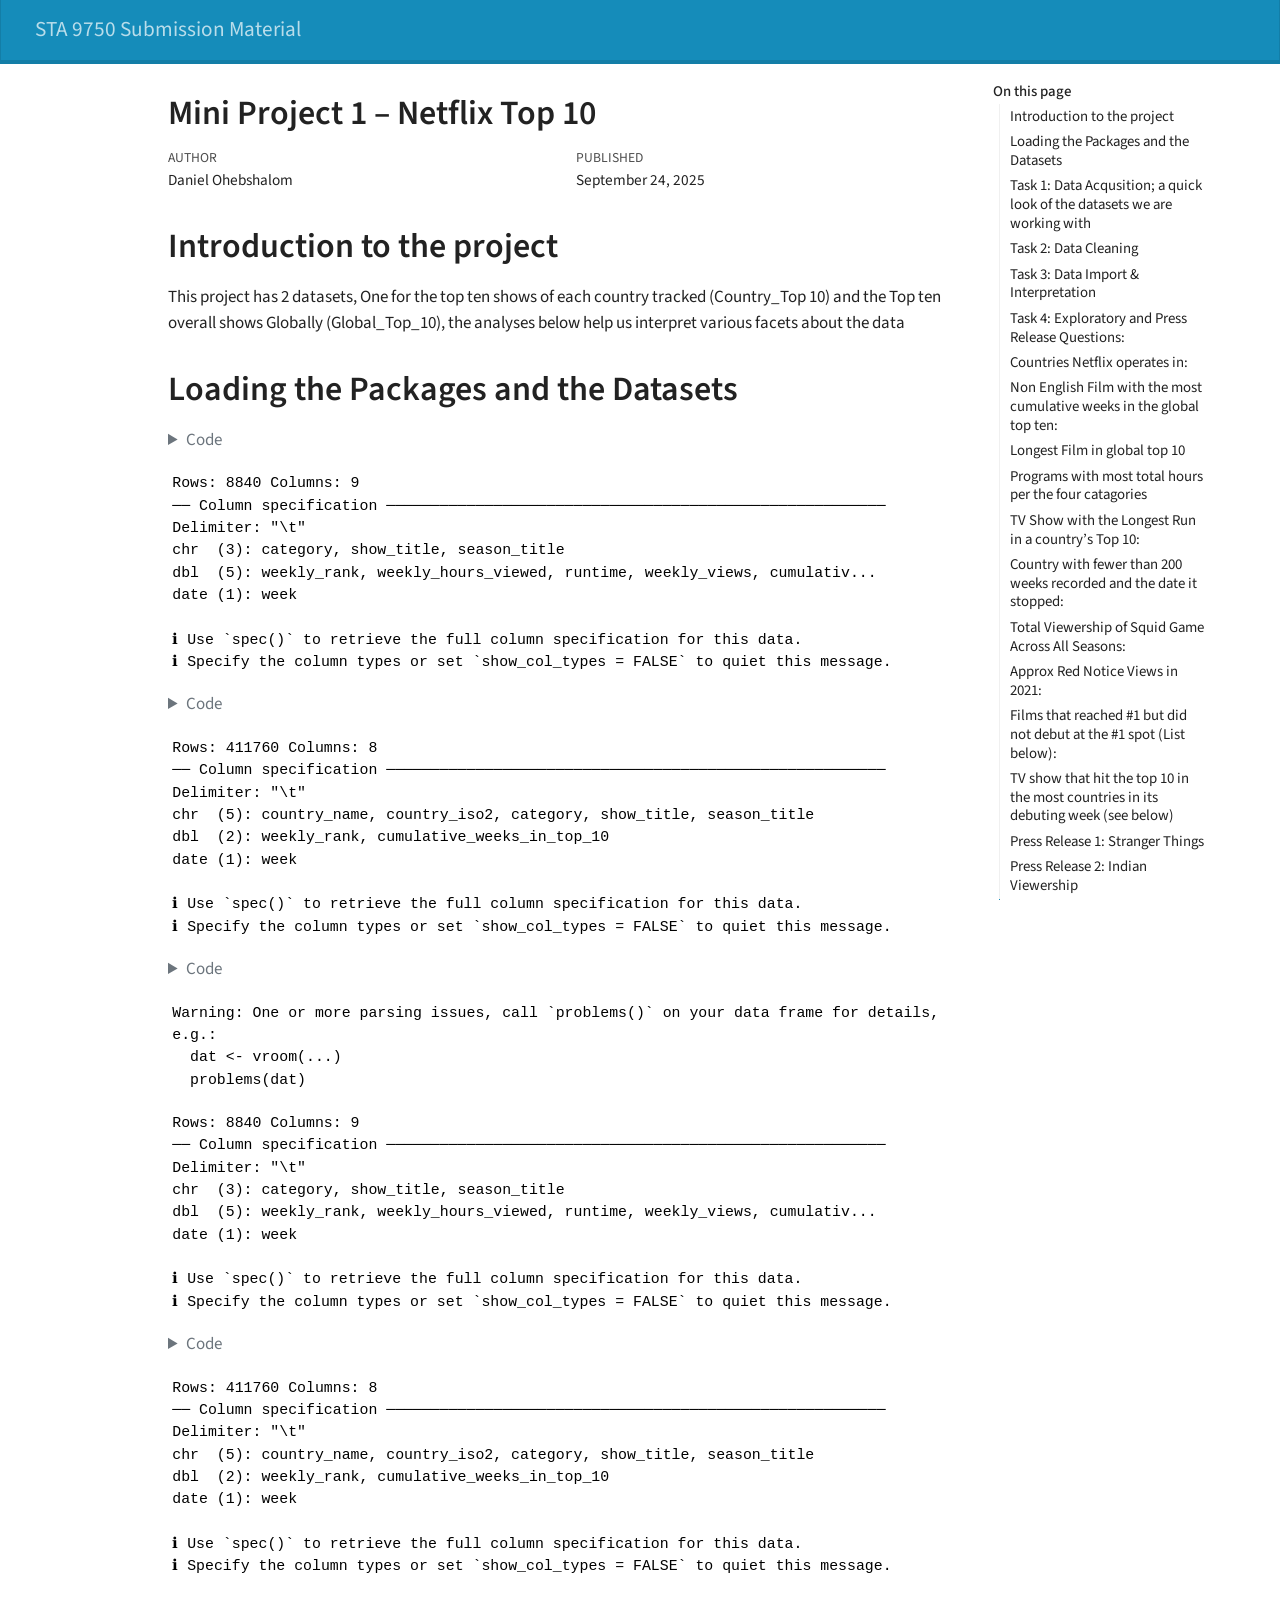
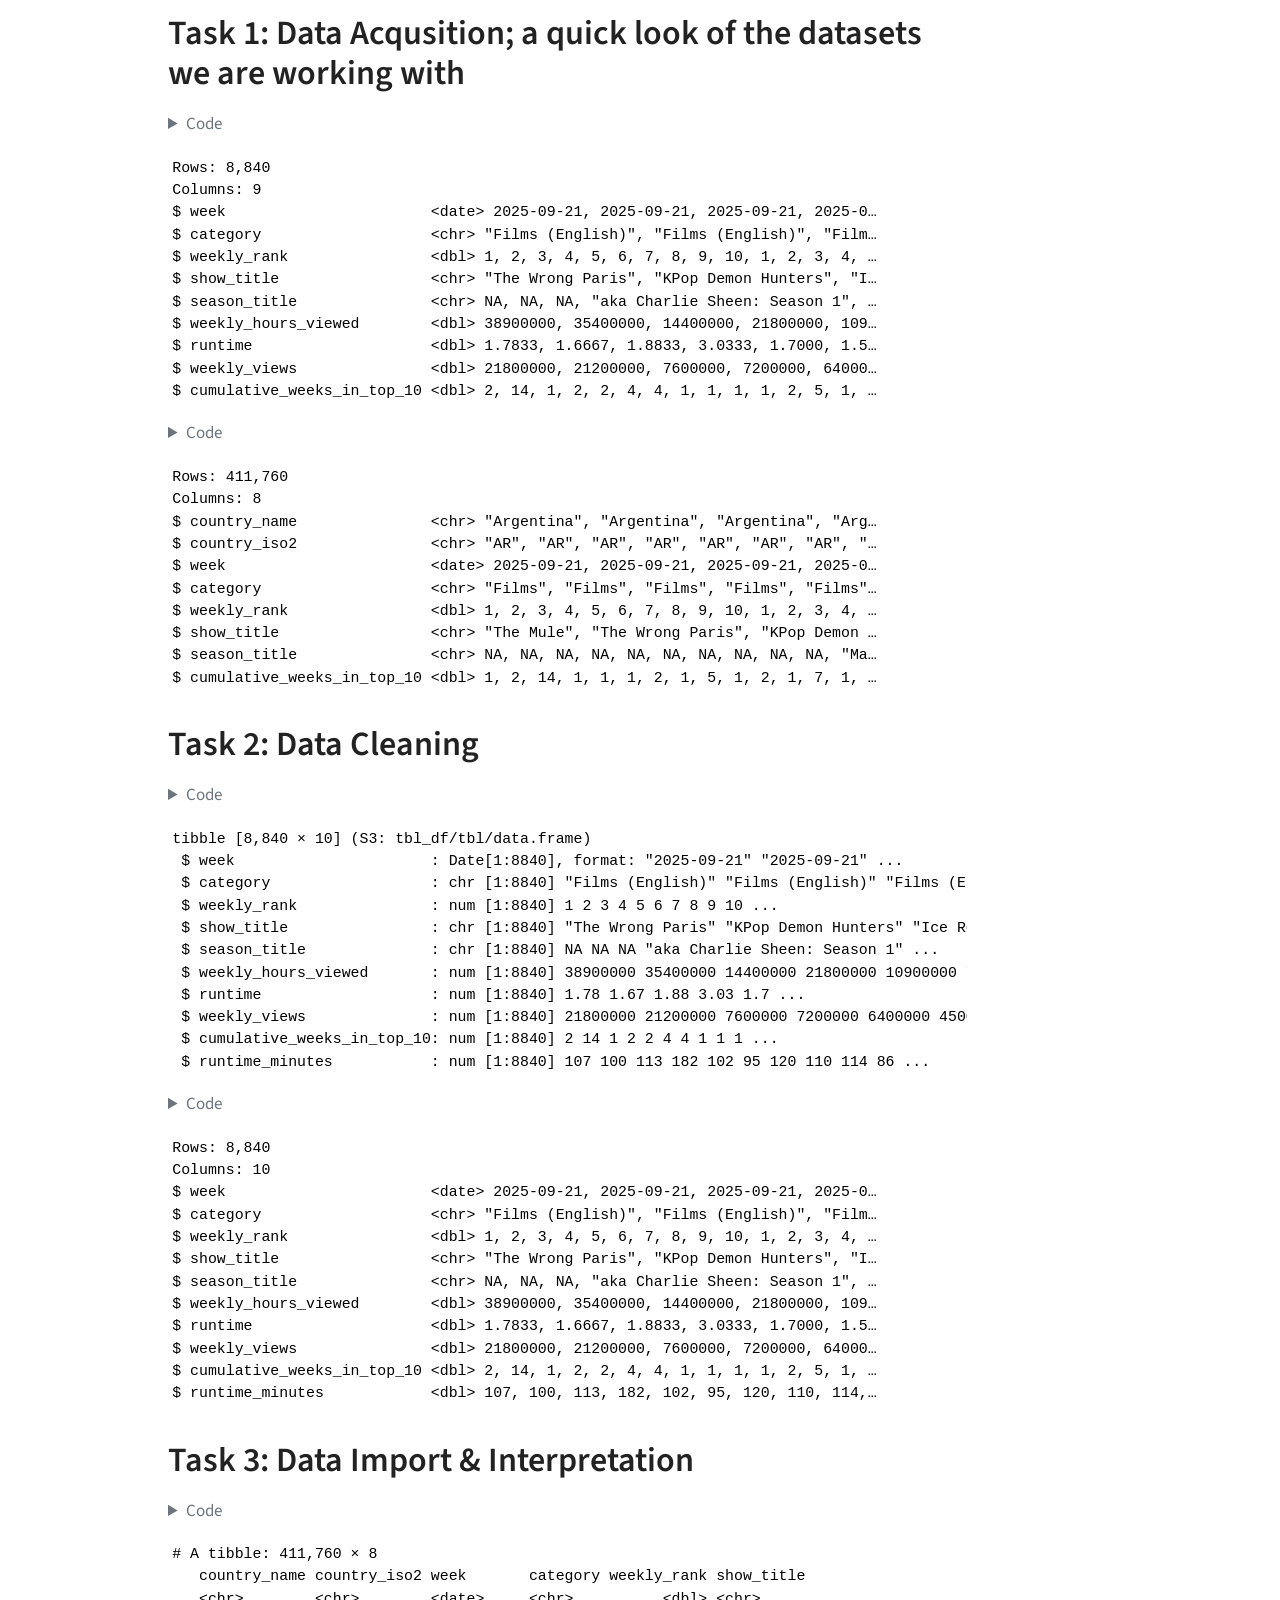
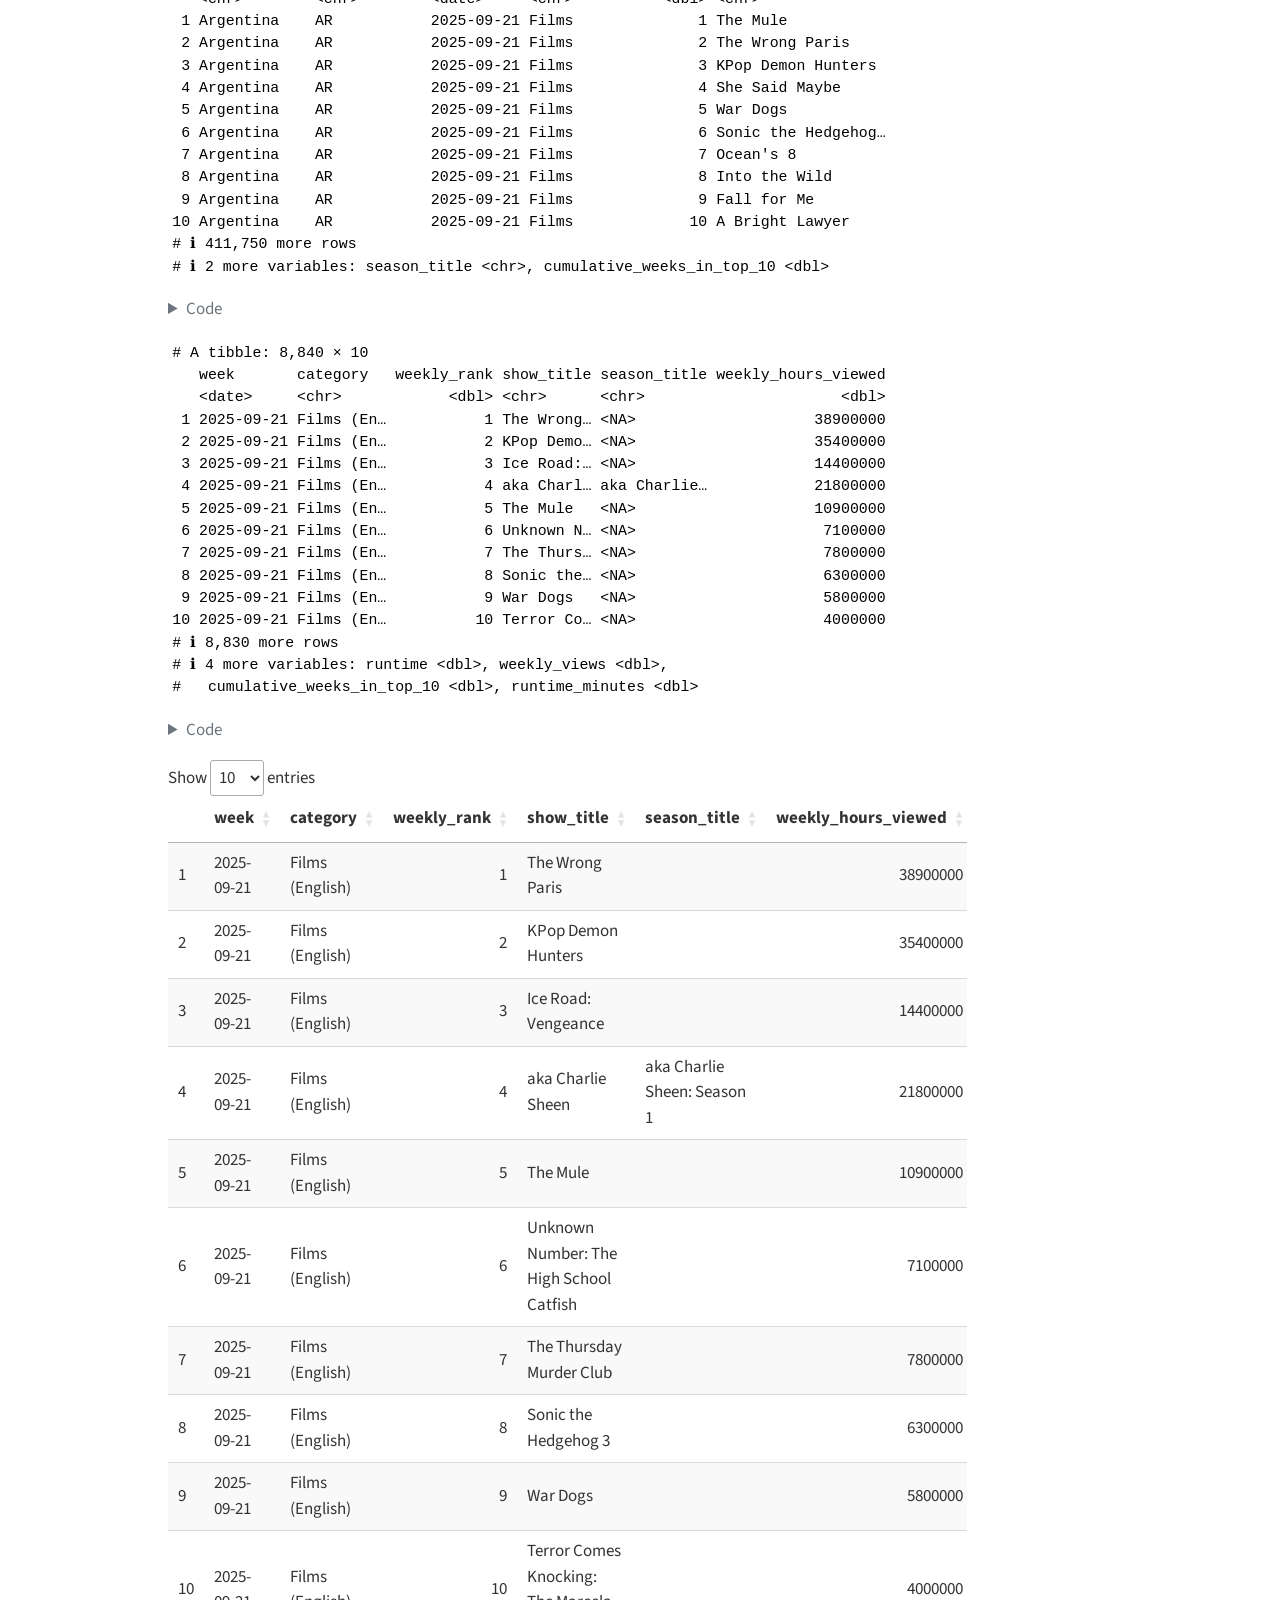
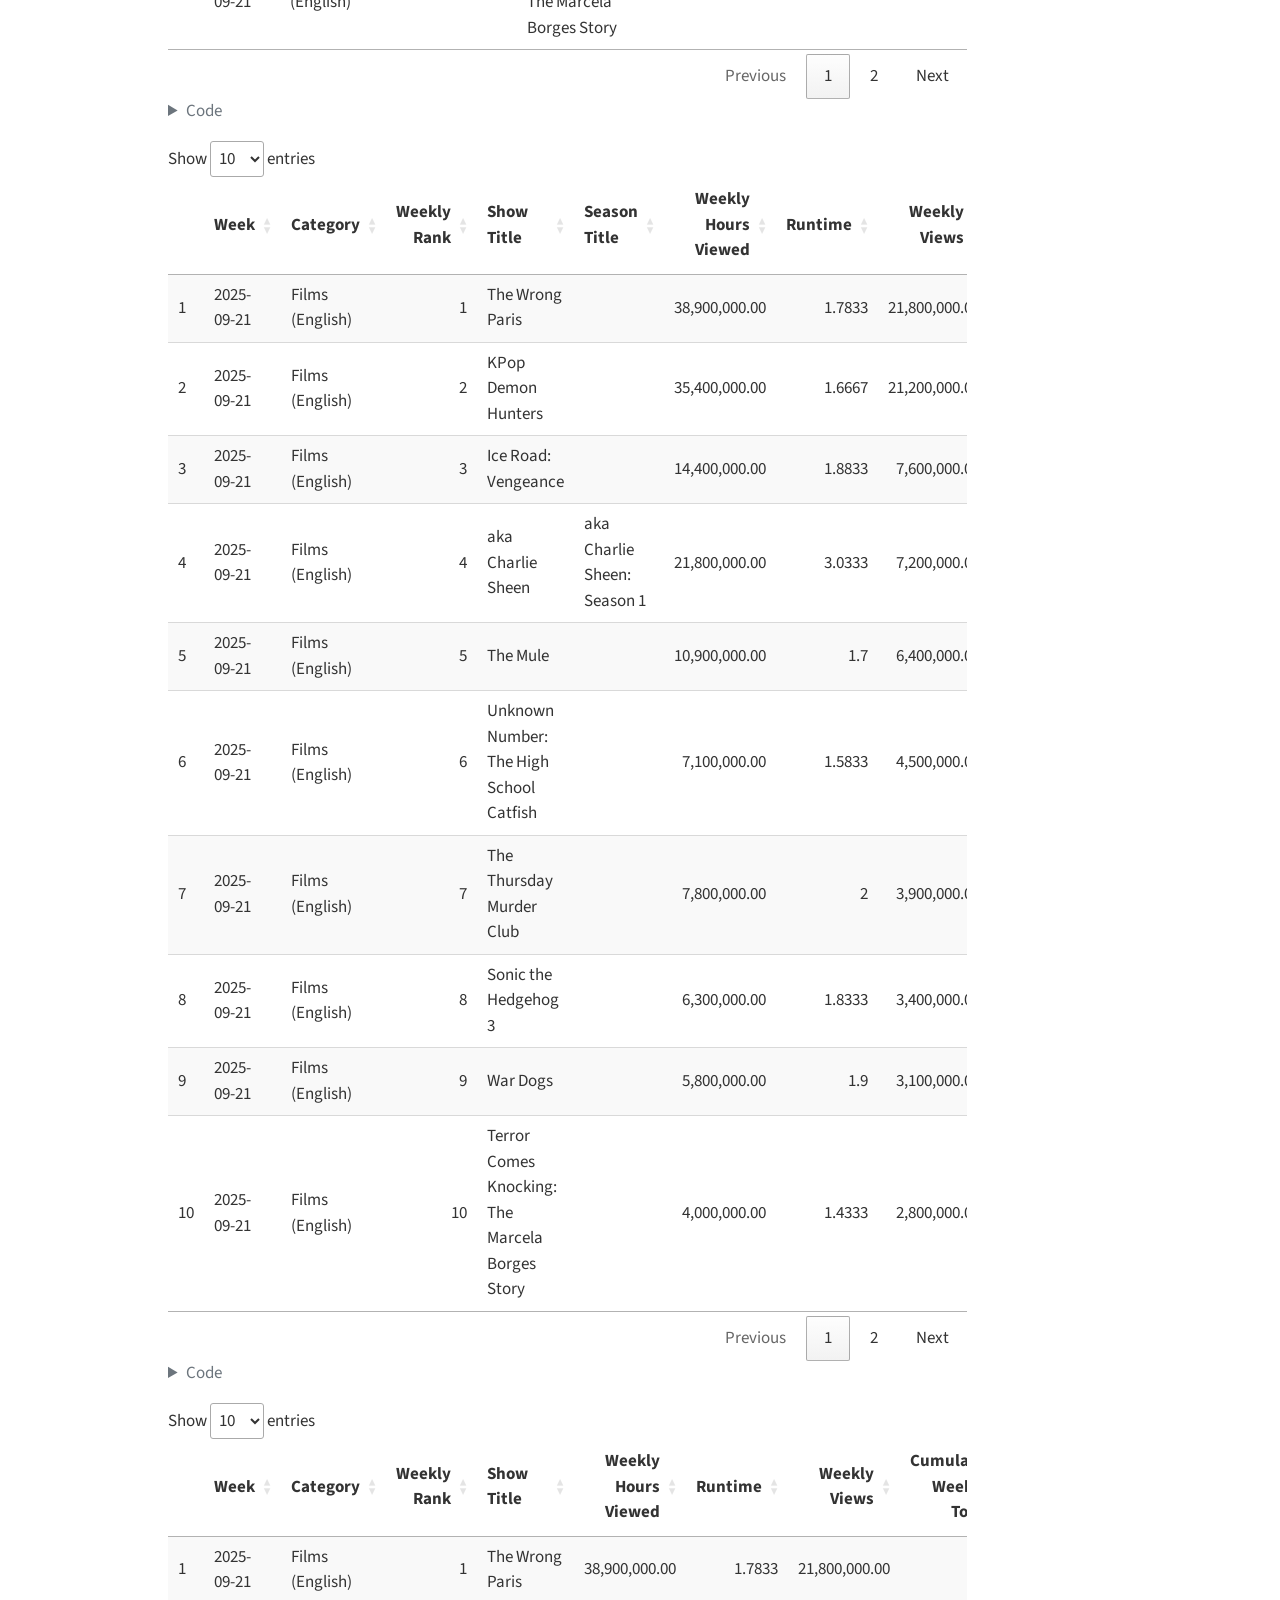
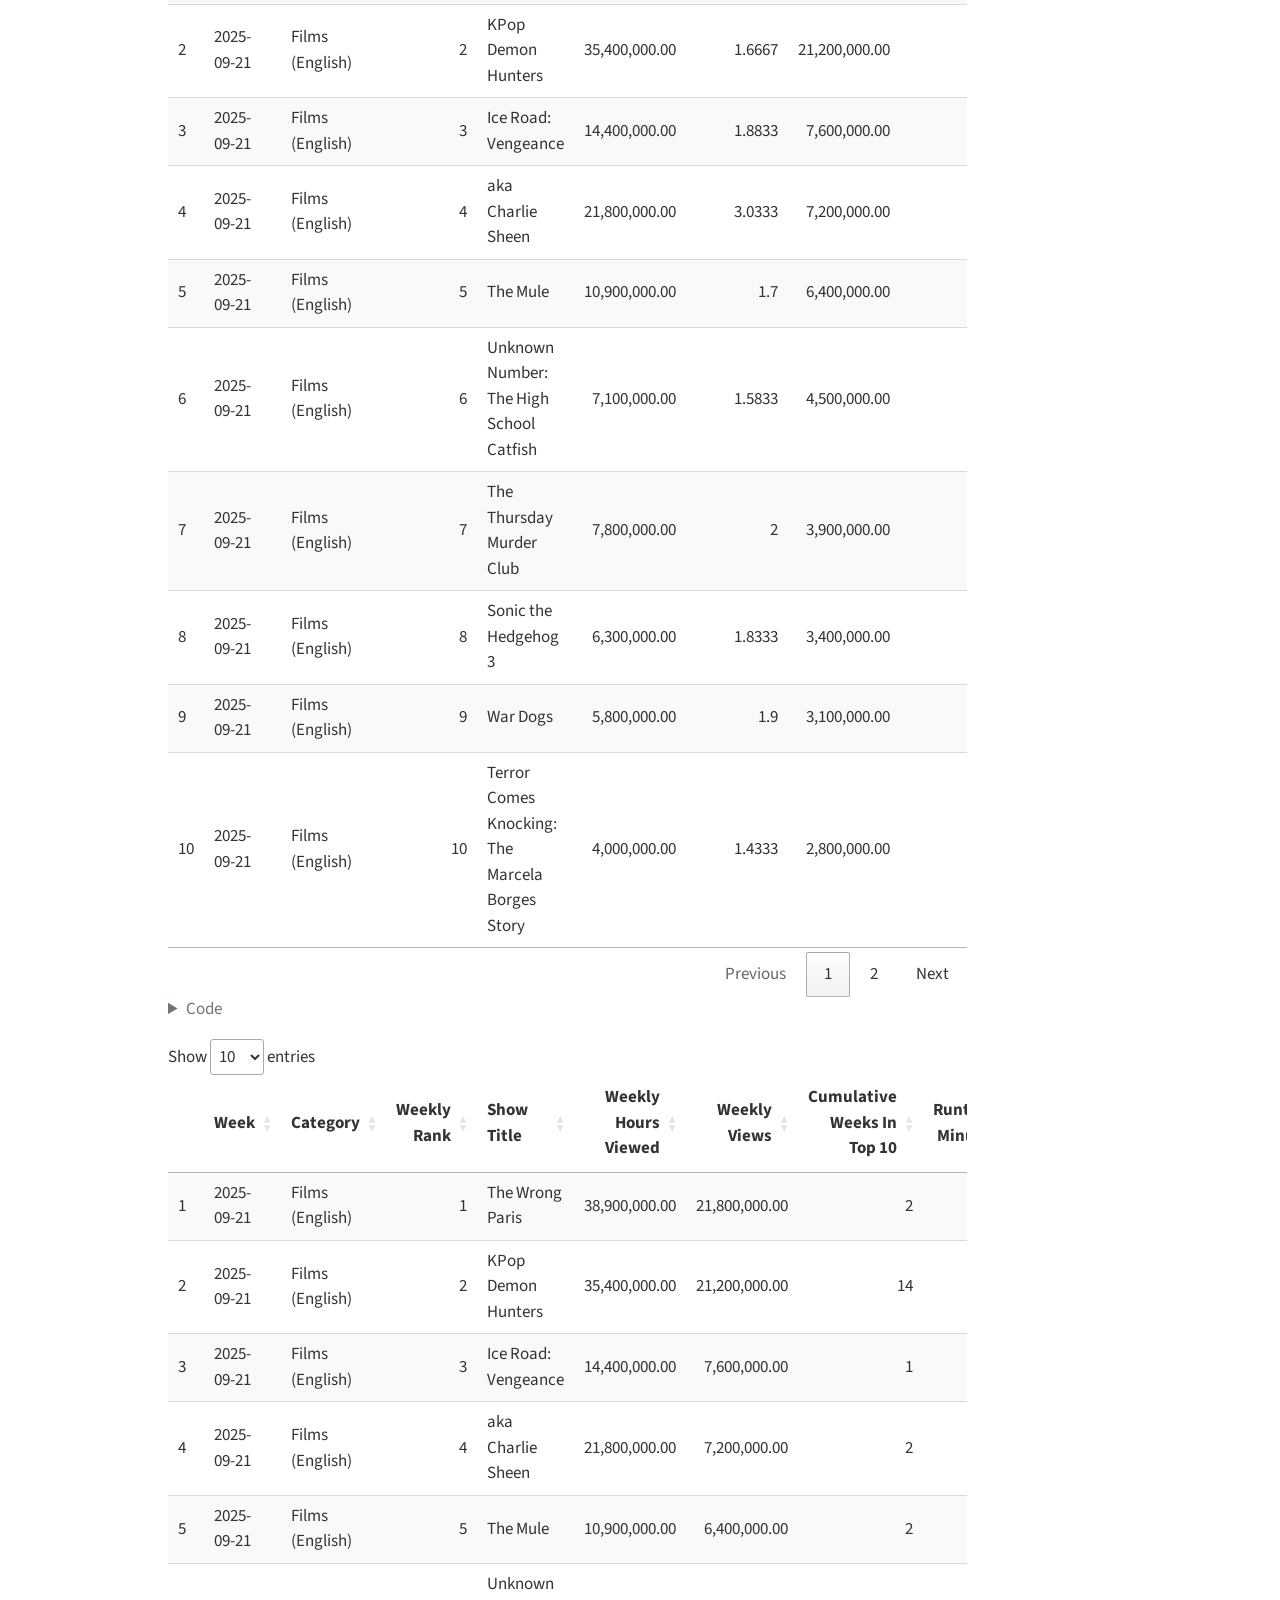
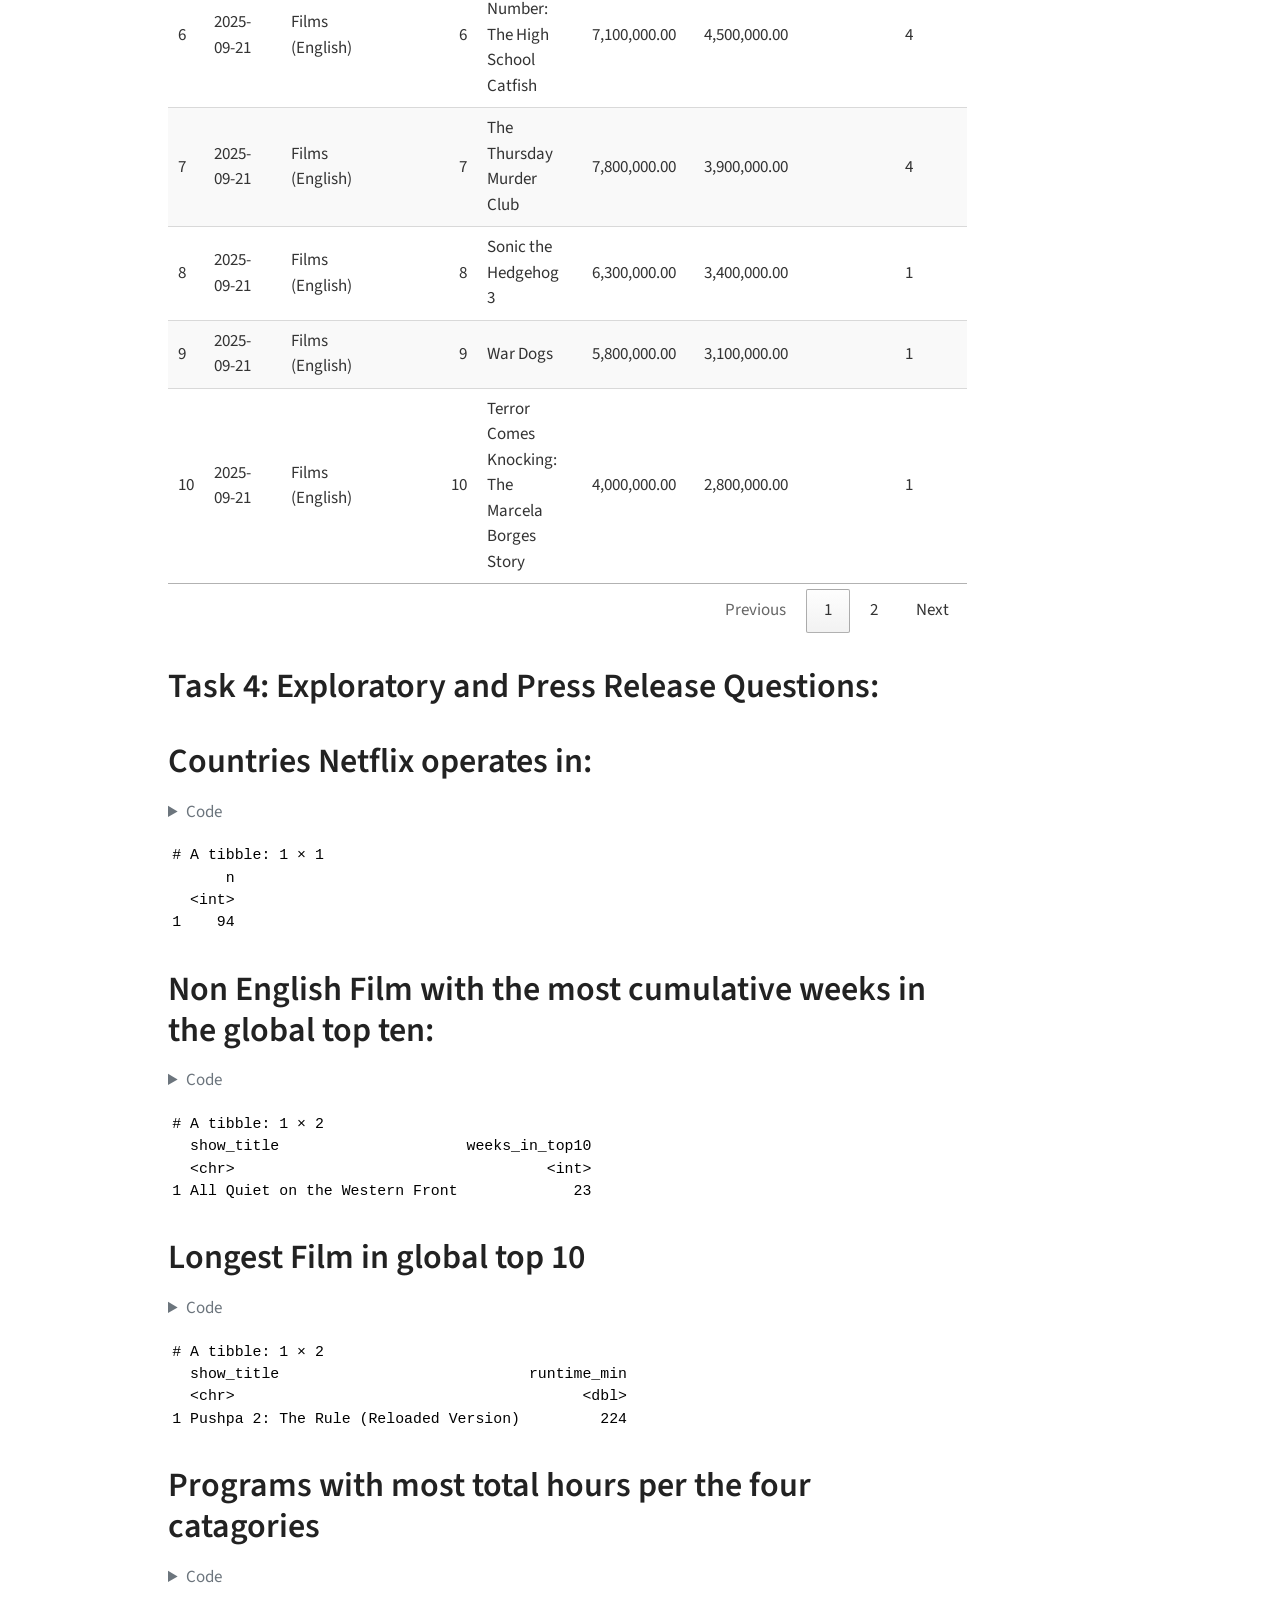
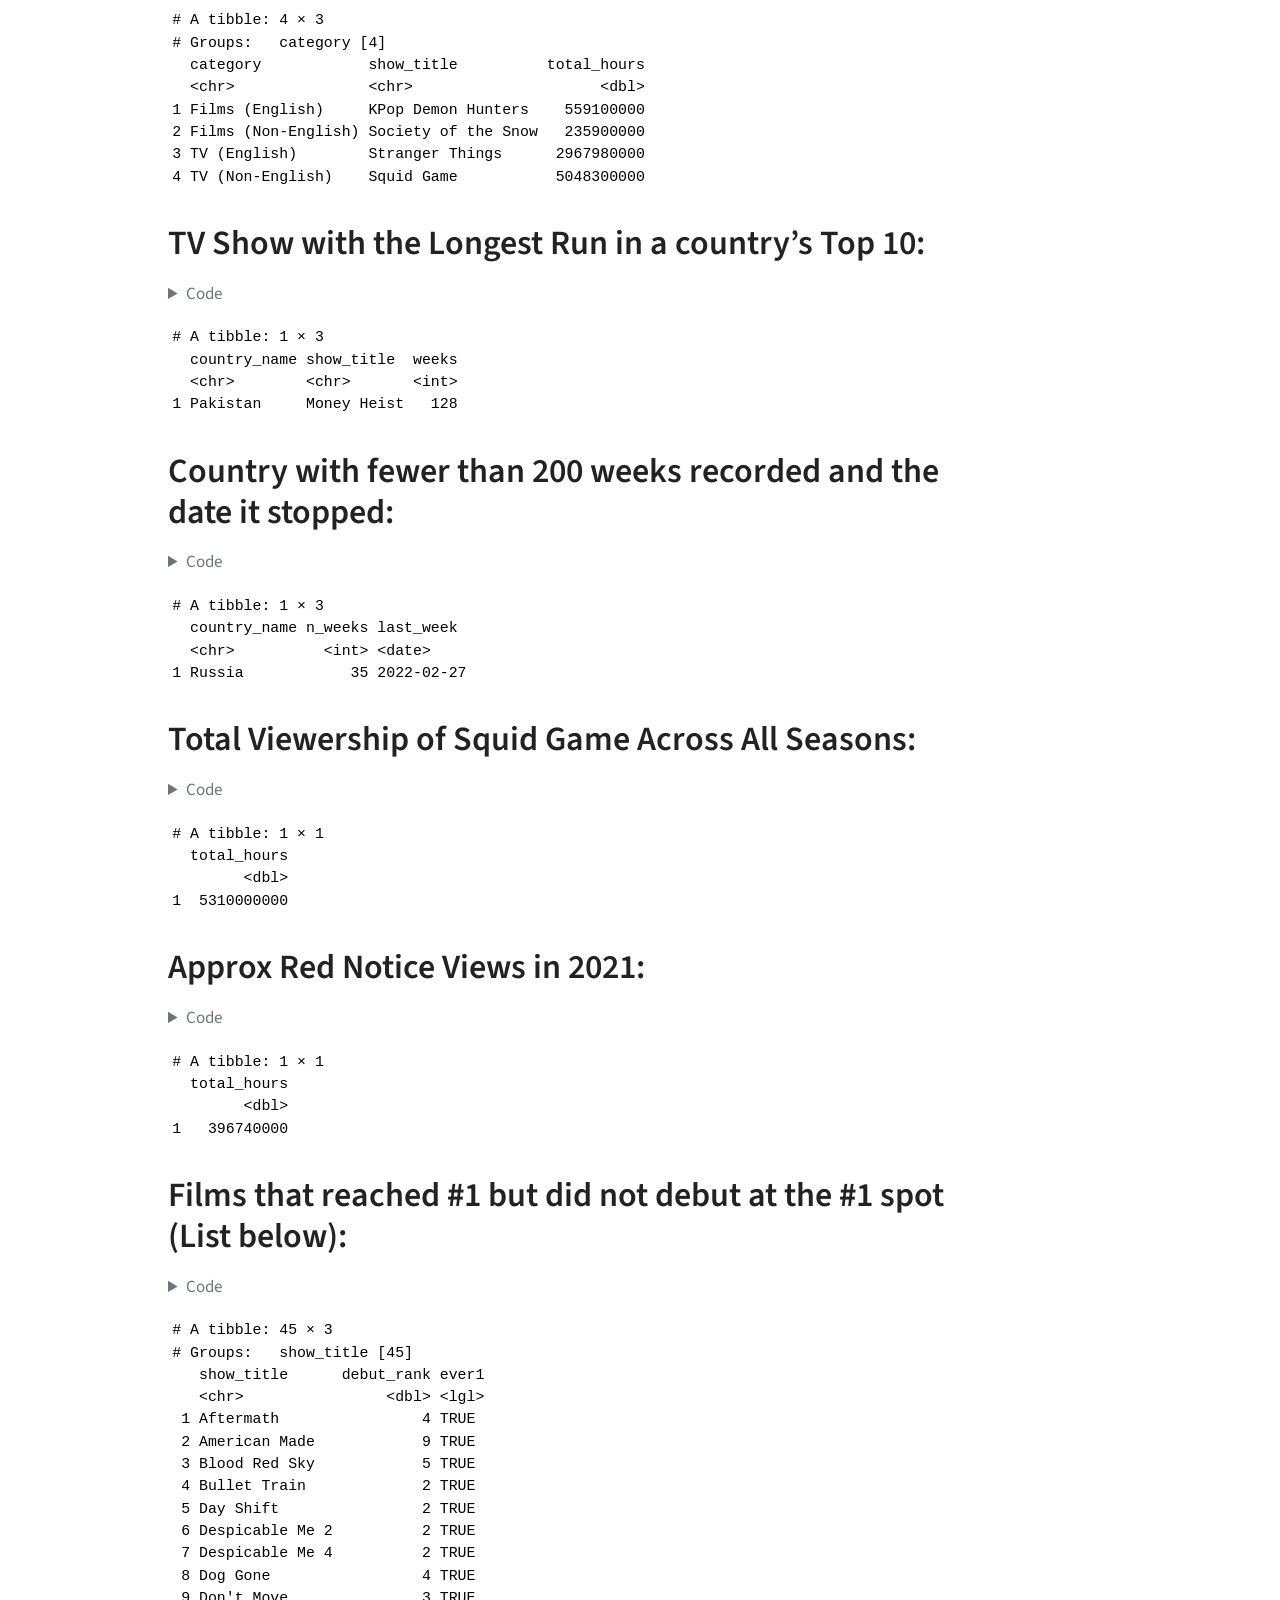
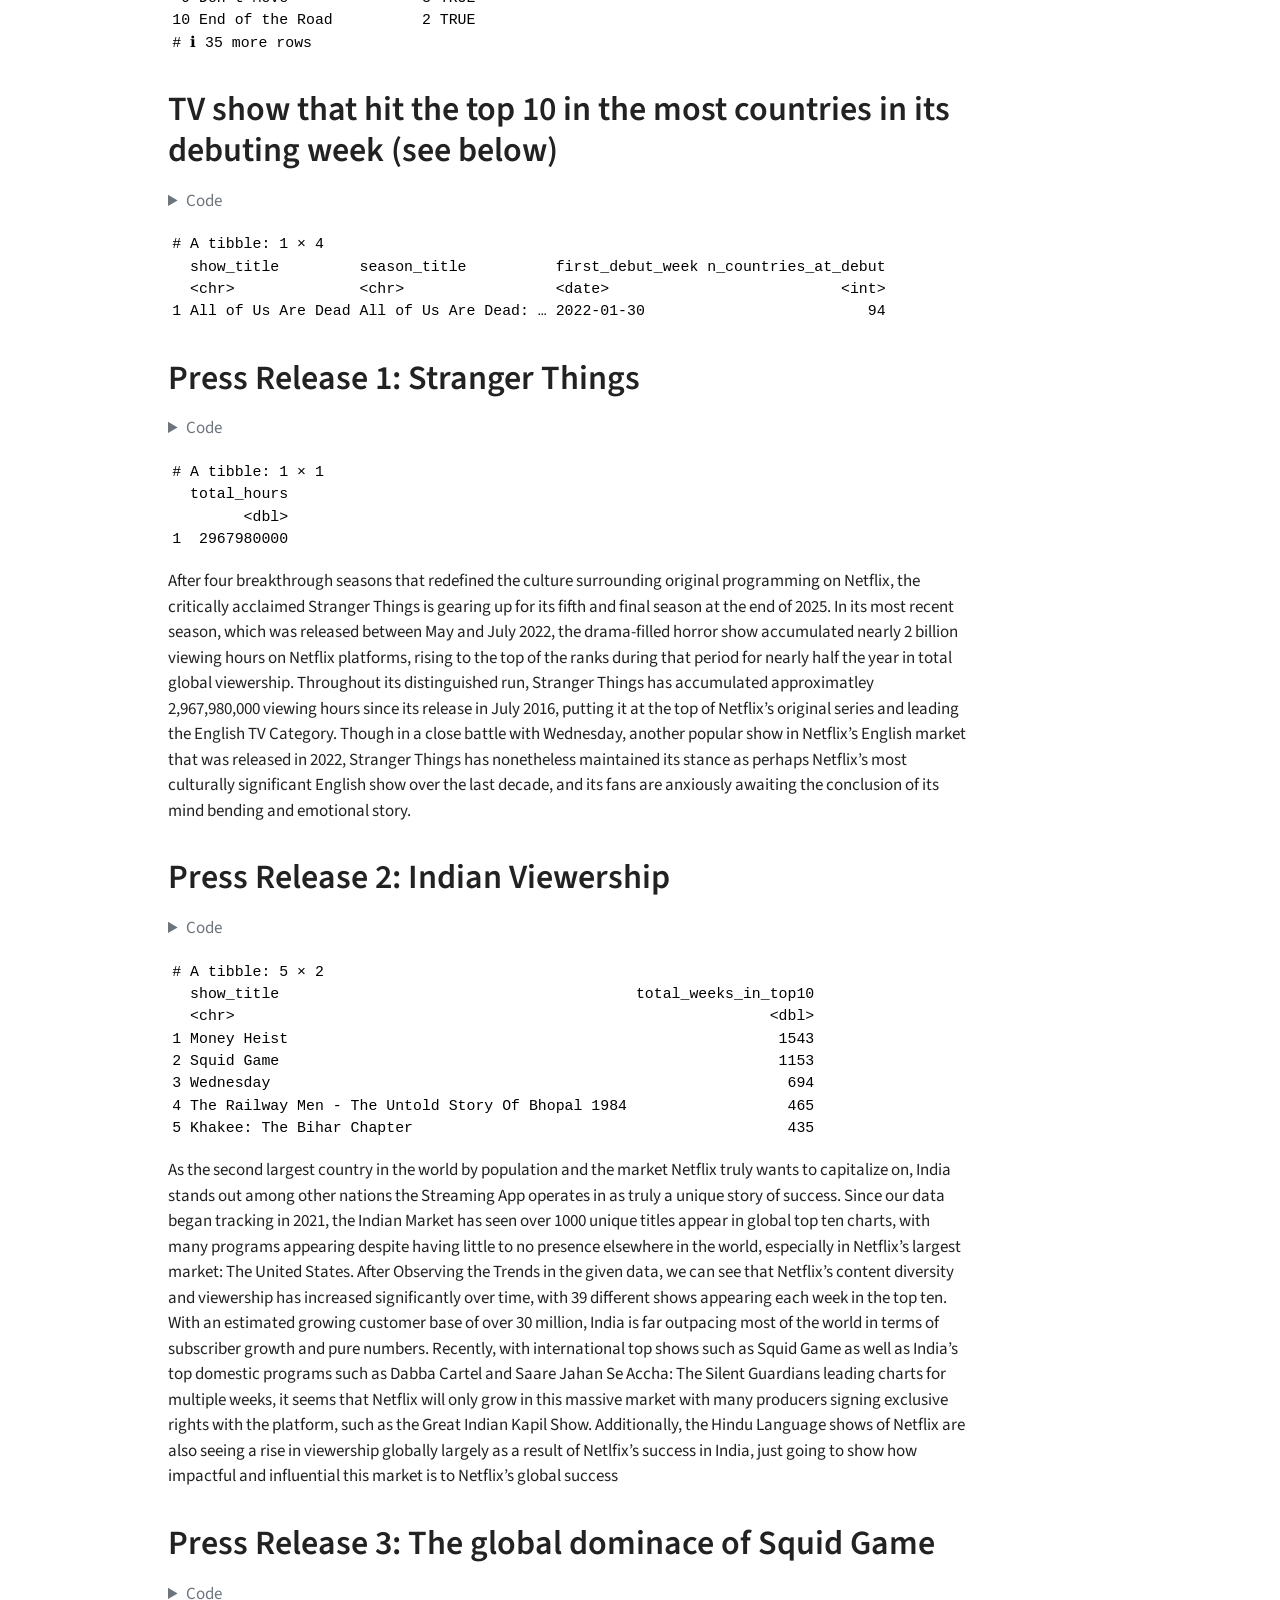
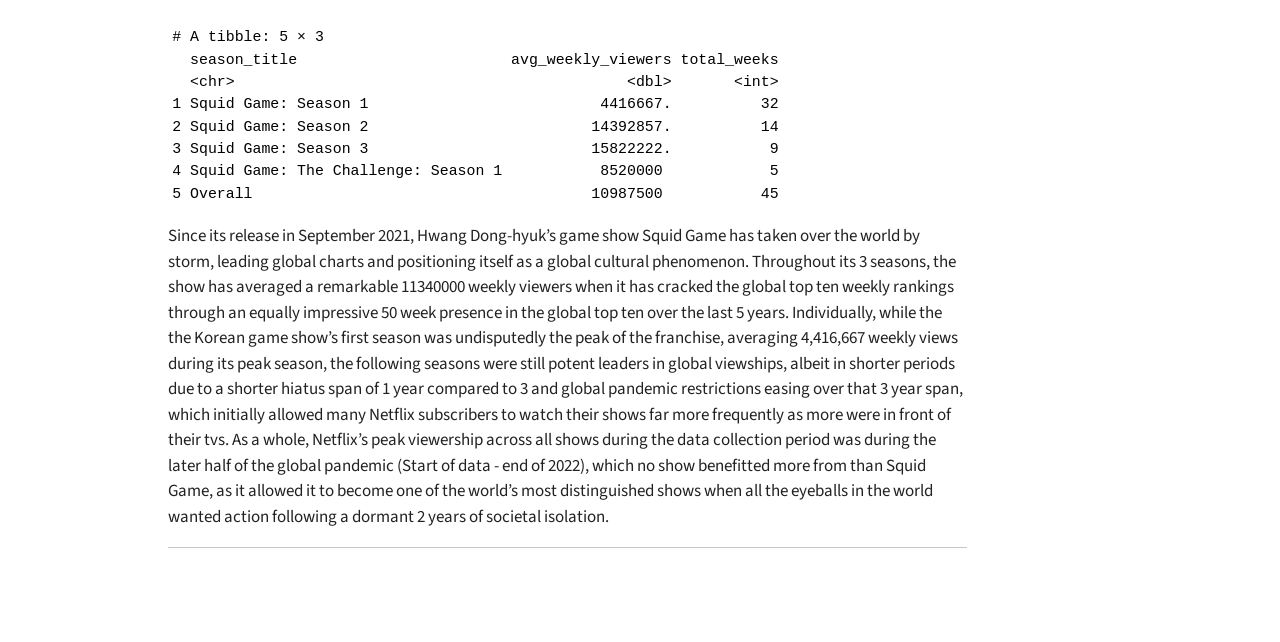
<file: docs/mp01.html>
<!DOCTYPE html>
<html xmlns="http://www.w3.org/1999/xhtml" lang="en" xml:lang="en"><head>

<meta charset="utf-8">
<meta name="generator" content="quarto-1.8.22">

<meta name="viewport" content="width=device-width, initial-scale=1.0, user-scalable=yes">

<meta name="author" content="Daniel Ohebshalom">
<meta name="dcterms.date" content="2025-09-24">

<title>Mini Project 1 – Netflix Top 10 – STA 9750 Submission Material</title>
<style>
code{white-space: pre-wrap;}
span.smallcaps{font-variant: small-caps;}
div.columns{display: flex; gap: min(4vw, 1.5em);}
div.column{flex: auto; overflow-x: auto;}
div.hanging-indent{margin-left: 1.5em; text-indent: -1.5em;}
ul.task-list{list-style: none;}
ul.task-list li input[type="checkbox"] {
  width: 0.8em;
  margin: 0 0.8em 0.2em -1em; /* quarto-specific, see https://github.com/quarto-dev/quarto-cli/issues/4556 */ 
  vertical-align: middle;
}
/* CSS for syntax highlighting */
html { -webkit-text-size-adjust: 100%; }
pre > code.sourceCode { white-space: pre; position: relative; }
pre > code.sourceCode > span { display: inline-block; line-height: 1.25; }
pre > code.sourceCode > span:empty { height: 1.2em; }
.sourceCode { overflow: visible; }
code.sourceCode > span { color: inherit; text-decoration: inherit; }
div.sourceCode { margin: 1em 0; }
pre.sourceCode { margin: 0; }
@media screen {
div.sourceCode { overflow: auto; }
}
@media print {
pre > code.sourceCode { white-space: pre-wrap; }
pre > code.sourceCode > span { text-indent: -5em; padding-left: 5em; }
}
pre.numberSource code
  { counter-reset: source-line 0; }
pre.numberSource code > span
  { position: relative; left: -4em; counter-increment: source-line; }
pre.numberSource code > span > a:first-child::before
  { content: counter(source-line);
    position: relative; left: -1em; text-align: right; vertical-align: baseline;
    border: none; display: inline-block;
    -webkit-touch-callout: none; -webkit-user-select: none;
    -khtml-user-select: none; -moz-user-select: none;
    -ms-user-select: none; user-select: none;
    padding: 0 4px; width: 4em;
  }
pre.numberSource { margin-left: 3em;  padding-left: 4px; }
div.sourceCode
  {   }
@media screen {
pre > code.sourceCode > span > a:first-child::before { text-decoration: underline; }
}
</style>


<script src="site_libs/quarto-nav/quarto-nav.js"></script>
<script src="site_libs/quarto-nav/headroom.min.js"></script>
<script src="site_libs/clipboard/clipboard.min.js"></script>
<script src="site_libs/quarto-search/autocomplete.umd.js"></script>
<script src="site_libs/quarto-search/fuse.min.js"></script>
<script src="site_libs/quarto-search/quarto-search.js"></script>
<meta name="quarto:offset" content="./">
<script src="site_libs/quarto-html/quarto.js" type="module"></script>
<script src="site_libs/quarto-html/tabsets/tabsets.js" type="module"></script>
<script src="site_libs/quarto-html/axe/axe-check.js" type="module"></script>
<script src="site_libs/quarto-html/popper.min.js"></script>
<script src="site_libs/quarto-html/tippy.umd.min.js"></script>
<script src="site_libs/quarto-html/anchor.min.js"></script>
<link href="site_libs/quarto-html/tippy.css" rel="stylesheet">
<link href="site_libs/quarto-html/quarto-syntax-highlighting-cd7454b418030687c631a6a7286fbe16.css" rel="stylesheet" id="quarto-text-highlighting-styles">
<script src="site_libs/bootstrap/bootstrap.min.js"></script>
<link href="site_libs/bootstrap/bootstrap-icons.css" rel="stylesheet">
<link href="site_libs/bootstrap/bootstrap-f8cda9a82ef72c2077e8c122e04fabf0.min.css" rel="stylesheet" append-hash="true" id="quarto-bootstrap" data-mode="light">
<script id="quarto-search-options" type="application/json">{
  "location": "navbar",
  "copy-button": false,
  "collapse-after": 3,
  "panel-placement": "end",
  "type": "overlay",
  "limit": 50,
  "keyboard-shortcut": [
    "f",
    "/",
    "s"
  ],
  "show-item-context": false,
  "language": {
    "search-no-results-text": "No results",
    "search-matching-documents-text": "matching documents",
    "search-copy-link-title": "Copy link to search",
    "search-hide-matches-text": "Hide additional matches",
    "search-more-match-text": "more match in this document",
    "search-more-matches-text": "more matches in this document",
    "search-clear-button-title": "Clear",
    "search-text-placeholder": "",
    "search-detached-cancel-button-title": "Cancel",
    "search-submit-button-title": "Submit",
    "search-label": "Search"
  }
}</script>
<link href="site_libs/htmltools-fill-0.5.8.1/fill.css" rel="stylesheet">
<script src="site_libs/htmlwidgets-1.6.4/htmlwidgets.js"></script>
<link href="site_libs/datatables-css-0.0.0/datatables-crosstalk.css" rel="stylesheet">
<script src="site_libs/datatables-binding-0.34.0/datatables.js"></script>
<script src="site_libs/jquery-3.6.0/jquery-3.6.0.min.js"></script>
<link href="site_libs/dt-core-1.13.6/css/jquery.dataTables.min.css" rel="stylesheet">
<link href="site_libs/dt-core-1.13.6/css/jquery.dataTables.extra.css" rel="stylesheet">
<script src="site_libs/dt-core-1.13.6/js/jquery.dataTables.min.js"></script>
<link href="site_libs/crosstalk-1.2.1/css/crosstalk.min.css" rel="stylesheet">
<script src="site_libs/crosstalk-1.2.1/js/crosstalk.min.js"></script>


</head>

<body class="nav-fixed quarto-light">

<div id="quarto-search-results"></div>
  <header id="quarto-header" class="headroom fixed-top">
    <nav class="navbar navbar-expand-lg " data-bs-theme="dark">
      <div class="navbar-container container-fluid">
      <div class="navbar-brand-container mx-auto">
    <a href="./index.html" class="navbar-brand navbar-brand-logo">
    </a>
    <a class="navbar-brand" href="./index.html">
    <span class="navbar-title">STA 9750 Submission Material</span>
    </a>
  </div>
        <div class="quarto-navbar-tools tools-end">
</div>
      </div> <!-- /container-fluid -->
    </nav>
</header>
<!-- content -->
<div id="quarto-content" class="quarto-container page-columns page-rows-contents page-layout-article page-navbar">
<!-- sidebar -->
<!-- margin-sidebar -->
    <div id="quarto-margin-sidebar" class="sidebar margin-sidebar">
        <nav id="TOC" role="doc-toc" class="toc-active">
    <h2 id="toc-title">On this page</h2>
   
  <ul>
  <li><a href="#introduction-to-the-project" id="toc-introduction-to-the-project" class="nav-link active" data-scroll-target="#introduction-to-the-project">Introduction to the project</a></li>
  <li><a href="#loading-the-packages-and-the-datasets" id="toc-loading-the-packages-and-the-datasets" class="nav-link" data-scroll-target="#loading-the-packages-and-the-datasets">Loading the Packages and the Datasets</a></li>
  <li><a href="#task-1-data-acqusition-a-quick-look-of-the-datasets-we-are-working-with" id="toc-task-1-data-acqusition-a-quick-look-of-the-datasets-we-are-working-with" class="nav-link" data-scroll-target="#task-1-data-acqusition-a-quick-look-of-the-datasets-we-are-working-with">Task 1: Data Acqusition; a quick look of the datasets we are working with</a></li>
  <li><a href="#task-2-data-cleaning" id="toc-task-2-data-cleaning" class="nav-link" data-scroll-target="#task-2-data-cleaning">Task 2: Data Cleaning</a></li>
  <li><a href="#task-3-data-import-interpretation" id="toc-task-3-data-import-interpretation" class="nav-link" data-scroll-target="#task-3-data-import-interpretation">Task 3: Data Import &amp; Interpretation</a></li>
  <li><a href="#task-4-exploratory-and-press-release-questions" id="toc-task-4-exploratory-and-press-release-questions" class="nav-link" data-scroll-target="#task-4-exploratory-and-press-release-questions">Task 4: Exploratory and Press Release Questions:</a></li>
  <li><a href="#countries-netflix-operates-in" id="toc-countries-netflix-operates-in" class="nav-link" data-scroll-target="#countries-netflix-operates-in">Countries Netflix operates in:</a></li>
  <li><a href="#non-english-film-with-the-most-cumulative-weeks-in-the-global-top-ten" id="toc-non-english-film-with-the-most-cumulative-weeks-in-the-global-top-ten" class="nav-link" data-scroll-target="#non-english-film-with-the-most-cumulative-weeks-in-the-global-top-ten">Non English Film with the most cumulative weeks in the global top ten:</a></li>
  <li><a href="#longest-film-in-global-top-10" id="toc-longest-film-in-global-top-10" class="nav-link" data-scroll-target="#longest-film-in-global-top-10">Longest Film in global top 10</a></li>
  <li><a href="#programs-with-most-total-hours-per-the-four-catagories" id="toc-programs-with-most-total-hours-per-the-four-catagories" class="nav-link" data-scroll-target="#programs-with-most-total-hours-per-the-four-catagories">Programs with most total hours per the four catagories</a></li>
  <li><a href="#tv-show-with-the-longest-run-in-a-countrys-top-10" id="toc-tv-show-with-the-longest-run-in-a-countrys-top-10" class="nav-link" data-scroll-target="#tv-show-with-the-longest-run-in-a-countrys-top-10">TV Show with the Longest Run in a country’s Top 10:</a></li>
  <li><a href="#country-with-fewer-than-200-weeks-recorded-and-the-date-it-stopped" id="toc-country-with-fewer-than-200-weeks-recorded-and-the-date-it-stopped" class="nav-link" data-scroll-target="#country-with-fewer-than-200-weeks-recorded-and-the-date-it-stopped">Country with fewer than 200 weeks recorded and the date it stopped:</a></li>
  <li><a href="#total-viewership-of-squid-game-across-all-seasons" id="toc-total-viewership-of-squid-game-across-all-seasons" class="nav-link" data-scroll-target="#total-viewership-of-squid-game-across-all-seasons">Total Viewership of Squid Game Across All Seasons:</a></li>
  <li><a href="#approx-red-notice-views-in-2021" id="toc-approx-red-notice-views-in-2021" class="nav-link" data-scroll-target="#approx-red-notice-views-in-2021">Approx Red Notice Views in 2021:</a></li>
  <li><a href="#films-that-reached-1-but-did-not-debut-at-the-1-spot-list-below" id="toc-films-that-reached-1-but-did-not-debut-at-the-1-spot-list-below" class="nav-link" data-scroll-target="#films-that-reached-1-but-did-not-debut-at-the-1-spot-list-below">Films that reached #1 but did not debut at the #1 spot (List below):</a></li>
  <li><a href="#tv-show-that-hit-the-top-10-in-the-most-countries-in-its-debuting-week-see-below" id="toc-tv-show-that-hit-the-top-10-in-the-most-countries-in-its-debuting-week-see-below" class="nav-link" data-scroll-target="#tv-show-that-hit-the-top-10-in-the-most-countries-in-its-debuting-week-see-below">TV show that hit the top 10 in the most countries in its debuting week (see below)</a></li>
  <li><a href="#press-release-1-stranger-things" id="toc-press-release-1-stranger-things" class="nav-link" data-scroll-target="#press-release-1-stranger-things">Press Release 1: Stranger Things</a></li>
  <li><a href="#press-release-2-indian-viewership" id="toc-press-release-2-indian-viewership" class="nav-link" data-scroll-target="#press-release-2-indian-viewership">Press Release 2: Indian Viewership</a></li>
  <li><a href="#press-release-3-the-global-dominace-of-squid-game" id="toc-press-release-3-the-global-dominace-of-squid-game" class="nav-link" data-scroll-target="#press-release-3-the-global-dominace-of-squid-game">Press Release 3: The global dominace of Squid Game</a></li>
  </ul>
</nav>
    </div>
<!-- main -->
<main class="content" id="quarto-document-content">

<header id="title-block-header" class="quarto-title-block default">
<div class="quarto-title">
<h1 class="title">Mini Project 1 – Netflix Top 10</h1>
</div>



<div class="quarto-title-meta">

    <div>
    <div class="quarto-title-meta-heading">Author</div>
    <div class="quarto-title-meta-contents">
             <p>Daniel Ohebshalom </p>
          </div>
  </div>
    
    <div>
    <div class="quarto-title-meta-heading">Published</div>
    <div class="quarto-title-meta-contents">
      <p class="date">September 24, 2025</p>
    </div>
  </div>
  
    
  </div>
  


</header>


<section id="introduction-to-the-project" class="level1">
<h1>Introduction to the project</h1>
<p>This project has 2 datasets, One for the top ten shows of each country tracked (Country_Top 10) and the Top ten overall shows Globally (Global_Top_10), the analyses below help us interpret various facets about the data</p>
</section>
<section id="loading-the-packages-and-the-datasets" class="level1">
<h1>Loading the Packages and the Datasets</h1>
<div class="cell">
<details class="code-fold">
<summary>Code</summary>
<div class="code-copy-outer-scaffold"><div class="sourceCode cell-code" id="cb1"><pre class="sourceCode r code-with-copy"><code class="sourceCode r"><span id="cb1-1"><a href="#cb1-1" aria-hidden="true" tabindex="-1"></a><span class="co"># Load required packages</span></span>
<span id="cb1-2"><a href="#cb1-2" aria-hidden="true" tabindex="-1"></a><span class="fu">suppressPackageStartupMessages</span>({</span>
<span id="cb1-3"><a href="#cb1-3" aria-hidden="true" tabindex="-1"></a>  <span class="fu">library</span>(tidyverse)</span>
<span id="cb1-4"><a href="#cb1-4" aria-hidden="true" tabindex="-1"></a>  <span class="fu">library</span>(readr)</span>
<span id="cb1-5"><a href="#cb1-5" aria-hidden="true" tabindex="-1"></a>  <span class="fu">library</span>(dplyr) </span>
<span id="cb1-6"><a href="#cb1-6" aria-hidden="true" tabindex="-1"></a>  <span class="fu">library</span>(knitr)</span>
<span id="cb1-7"><a href="#cb1-7" aria-hidden="true" tabindex="-1"></a>  <span class="fu">library</span>(DT)</span>
<span id="cb1-8"><a href="#cb1-8" aria-hidden="true" tabindex="-1"></a>  <span class="fu">library</span>(stringr)</span>
<span id="cb1-9"><a href="#cb1-9" aria-hidden="true" tabindex="-1"></a>  <span class="fu">library</span>(glue)</span>
<span id="cb1-10"><a href="#cb1-10" aria-hidden="true" tabindex="-1"></a>  <span class="fu">library</span>(lubridate)</span>
<span id="cb1-11"><a href="#cb1-11" aria-hidden="true" tabindex="-1"></a>})</span>
<span id="cb1-12"><a href="#cb1-12" aria-hidden="true" tabindex="-1"></a></span>
<span id="cb1-13"><a href="#cb1-13" aria-hidden="true" tabindex="-1"></a><span class="cf">if</span>(<span class="sc">!</span><span class="fu">dir.exists</span>(<span class="fu">file.path</span>(<span class="st">"data"</span>, <span class="st">"mp01"</span>))){</span>
<span id="cb1-14"><a href="#cb1-14" aria-hidden="true" tabindex="-1"></a>    <span class="fu">dir.create</span>(<span class="fu">file.path</span>(<span class="st">"data"</span>, <span class="st">"mp01"</span>), <span class="at">showWarnings=</span><span class="cn">FALSE</span>, <span class="at">recursive=</span><span class="cn">TRUE</span>)</span>
<span id="cb1-15"><a href="#cb1-15" aria-hidden="true" tabindex="-1"></a>}</span>
<span id="cb1-16"><a href="#cb1-16" aria-hidden="true" tabindex="-1"></a></span>
<span id="cb1-17"><a href="#cb1-17" aria-hidden="true" tabindex="-1"></a>GLOBAL_TOP_10_FILENAME <span class="ot">&lt;-</span> <span class="fu">file.path</span>(<span class="st">"data"</span>, <span class="st">"mp01"</span>, <span class="st">"global_top10_alltime.csv"</span>)</span>
<span id="cb1-18"><a href="#cb1-18" aria-hidden="true" tabindex="-1"></a></span>
<span id="cb1-19"><a href="#cb1-19" aria-hidden="true" tabindex="-1"></a><span class="cf">if</span>(<span class="sc">!</span><span class="fu">file.exists</span>(GLOBAL_TOP_10_FILENAME)){</span>
<span id="cb1-20"><a href="#cb1-20" aria-hidden="true" tabindex="-1"></a>    <span class="fu">download.file</span>(<span class="st">"https://www.netflix.com/tudum/top10/data/all-weeks-global.tsv"</span>, </span>
<span id="cb1-21"><a href="#cb1-21" aria-hidden="true" tabindex="-1"></a>                  <span class="at">destfile=</span>GLOBAL_TOP_10_FILENAME)</span>
<span id="cb1-22"><a href="#cb1-22" aria-hidden="true" tabindex="-1"></a>}</span>
<span id="cb1-23"><a href="#cb1-23" aria-hidden="true" tabindex="-1"></a></span>
<span id="cb1-24"><a href="#cb1-24" aria-hidden="true" tabindex="-1"></a>COUNTRY_TOP_10_FILENAME <span class="ot">&lt;-</span> <span class="fu">file.path</span>(<span class="st">"data"</span>, <span class="st">"mp01"</span>, <span class="st">"country_top10_alltime.csv"</span>)</span>
<span id="cb1-25"><a href="#cb1-25" aria-hidden="true" tabindex="-1"></a></span>
<span id="cb1-26"><a href="#cb1-26" aria-hidden="true" tabindex="-1"></a><span class="cf">if</span>(<span class="sc">!</span><span class="fu">file.exists</span>(COUNTRY_TOP_10_FILENAME)){</span>
<span id="cb1-27"><a href="#cb1-27" aria-hidden="true" tabindex="-1"></a>    <span class="fu">download.file</span>(<span class="st">"https://www.netflix.com/tudum/top10/data/all-weeks-countries.tsv"</span>, </span>
<span id="cb1-28"><a href="#cb1-28" aria-hidden="true" tabindex="-1"></a>                  <span class="at">destfile=</span>COUNTRY_TOP_10_FILENAME)</span>
<span id="cb1-29"><a href="#cb1-29" aria-hidden="true" tabindex="-1"></a>}</span>
<span id="cb1-30"><a href="#cb1-30" aria-hidden="true" tabindex="-1"></a></span>
<span id="cb1-31"><a href="#cb1-31" aria-hidden="true" tabindex="-1"></a></span>
<span id="cb1-32"><a href="#cb1-32" aria-hidden="true" tabindex="-1"></a><span class="co"># Importing of Datasets for Analysis</span></span>
<span id="cb1-33"><a href="#cb1-33" aria-hidden="true" tabindex="-1"></a></span>
<span id="cb1-34"><a href="#cb1-34" aria-hidden="true" tabindex="-1"></a>GLOBAL_TOP_10 <span class="ot">&lt;-</span> <span class="fu">read_tsv</span>(GLOBAL_TOP_10_FILENAME)</span></code></pre></div><button title="Copy to Clipboard" class="code-copy-button"><i class="bi"></i></button></div>
</details>
<div class="cell-output cell-output-stderr">
<pre><code>Rows: 8840 Columns: 9
── Column specification ────────────────────────────────────────────────────────
Delimiter: "\t"
chr  (3): category, show_title, season_title
dbl  (5): weekly_rank, weekly_hours_viewed, runtime, weekly_views, cumulativ...
date (1): week

ℹ Use `spec()` to retrieve the full column specification for this data.
ℹ Specify the column types or set `show_col_types = FALSE` to quiet this message.</code></pre>
</div>
<details class="code-fold">
<summary>Code</summary>
<div class="code-copy-outer-scaffold"><div class="sourceCode cell-code" id="cb3"><pre class="sourceCode r code-with-copy"><code class="sourceCode r"><span id="cb3-1"><a href="#cb3-1" aria-hidden="true" tabindex="-1"></a>COUNTRY_TOP_10 <span class="ot">&lt;-</span> <span class="fu">read_tsv</span>(COUNTRY_TOP_10_FILENAME)</span></code></pre></div><button title="Copy to Clipboard" class="code-copy-button"><i class="bi"></i></button></div>
</details>
<div class="cell-output cell-output-stderr">
<pre><code>Rows: 411760 Columns: 8
── Column specification ────────────────────────────────────────────────────────
Delimiter: "\t"
chr  (5): country_name, country_iso2, category, show_title, season_title
dbl  (2): weekly_rank, cumulative_weeks_in_top_10
date (1): week

ℹ Use `spec()` to retrieve the full column specification for this data.
ℹ Specify the column types or set `show_col_types = FALSE` to quiet this message.</code></pre>
</div>
<details class="code-fold">
<summary>Code</summary>
<div class="code-copy-outer-scaffold"><div class="sourceCode cell-code" id="cb5"><pre class="sourceCode r code-with-copy"><code class="sourceCode r"><span id="cb5-1"><a href="#cb5-1" aria-hidden="true" tabindex="-1"></a><span class="co"># Read - tell read_tsv to treat "N/A" as NA</span></span>
<span id="cb5-2"><a href="#cb5-2" aria-hidden="true" tabindex="-1"></a></span>
<span id="cb5-3"><a href="#cb5-3" aria-hidden="true" tabindex="-1"></a>GLOBAL_TOP_10  <span class="ot">&lt;-</span> readr<span class="sc">::</span><span class="fu">read_tsv</span>(GLOBAL_TOP_10_FILENAME,  <span class="at">na =</span> <span class="fu">c</span>(<span class="st">"N/A"</span>))</span></code></pre></div><button title="Copy to Clipboard" class="code-copy-button"><i class="bi"></i></button></div>
</details>
<div class="cell-output cell-output-stderr">
<pre><code>Warning: One or more parsing issues, call `problems()` on your data frame for details,
e.g.:
  dat &lt;- vroom(...)
  problems(dat)</code></pre>
</div>
<div class="cell-output cell-output-stderr">
<pre><code>Rows: 8840 Columns: 9
── Column specification ────────────────────────────────────────────────────────
Delimiter: "\t"
chr  (3): category, show_title, season_title
dbl  (5): weekly_rank, weekly_hours_viewed, runtime, weekly_views, cumulativ...
date (1): week

ℹ Use `spec()` to retrieve the full column specification for this data.
ℹ Specify the column types or set `show_col_types = FALSE` to quiet this message.</code></pre>
</div>
<details class="code-fold">
<summary>Code</summary>
<div class="code-copy-outer-scaffold"><div class="sourceCode cell-code" id="cb8"><pre class="sourceCode r code-with-copy"><code class="sourceCode r"><span id="cb8-1"><a href="#cb8-1" aria-hidden="true" tabindex="-1"></a>COUNTRY_TOP_10 <span class="ot">&lt;-</span> readr<span class="sc">::</span><span class="fu">read_tsv</span>(COUNTRY_TOP_10_FILENAME, <span class="at">na =</span> <span class="fu">c</span>(<span class="st">"N/A"</span>))</span></code></pre></div><button title="Copy to Clipboard" class="code-copy-button"><i class="bi"></i></button></div>
</details>
<div class="cell-output cell-output-stderr">
<pre><code>Rows: 411760 Columns: 8
── Column specification ────────────────────────────────────────────────────────
Delimiter: "\t"
chr  (5): country_name, country_iso2, category, show_title, season_title
dbl  (2): weekly_rank, cumulative_weeks_in_top_10
date (1): week

ℹ Use `spec()` to retrieve the full column specification for this data.
ℹ Specify the column types or set `show_col_types = FALSE` to quiet this message.</code></pre>
</div>
</div>
</section>
<section id="task-1-data-acqusition-a-quick-look-of-the-datasets-we-are-working-with" class="level1">
<h1>Task 1: Data Acqusition; a quick look of the datasets we are working with</h1>
<div class="cell">
<details class="code-fold">
<summary>Code</summary>
<div class="code-copy-outer-scaffold"><div class="sourceCode cell-code" id="cb10"><pre class="sourceCode r code-with-copy"><code class="sourceCode r"><span id="cb10-1"><a href="#cb10-1" aria-hidden="true" tabindex="-1"></a>GLOBAL_TOP_10 <span class="ot">&lt;-</span> GLOBAL_TOP_10 <span class="sc">%&gt;%</span></span>
<span id="cb10-2"><a href="#cb10-2" aria-hidden="true" tabindex="-1"></a>  <span class="fu">mutate</span>(<span class="at">season_title =</span> <span class="fu">na_if</span>(season_title, <span class="st">"N/A"</span>))</span>
<span id="cb10-3"><a href="#cb10-3" aria-hidden="true" tabindex="-1"></a></span>
<span id="cb10-4"><a href="#cb10-4" aria-hidden="true" tabindex="-1"></a>COUNTRY_TOP_10 <span class="ot">&lt;-</span> COUNTRY_TOP_10 <span class="sc">%&gt;%</span></span>
<span id="cb10-5"><a href="#cb10-5" aria-hidden="true" tabindex="-1"></a>  <span class="fu">mutate</span>(<span class="at">season_title =</span> <span class="fu">na_if</span>(season_title, <span class="st">"N/A"</span>))</span>
<span id="cb10-6"><a href="#cb10-6" aria-hidden="true" tabindex="-1"></a></span>
<span id="cb10-7"><a href="#cb10-7" aria-hidden="true" tabindex="-1"></a><span class="co"># To Confirm</span></span>
<span id="cb10-8"><a href="#cb10-8" aria-hidden="true" tabindex="-1"></a><span class="fu">glimpse</span>(GLOBAL_TOP_10)</span></code></pre></div><button title="Copy to Clipboard" class="code-copy-button"><i class="bi"></i></button></div>
</details>
<div class="cell-output cell-output-stdout">
<pre><code>Rows: 8,840
Columns: 9
$ week                       &lt;date&gt; 2025-09-21, 2025-09-21, 2025-09-21, 2025-0…
$ category                   &lt;chr&gt; "Films (English)", "Films (English)", "Film…
$ weekly_rank                &lt;dbl&gt; 1, 2, 3, 4, 5, 6, 7, 8, 9, 10, 1, 2, 3, 4, …
$ show_title                 &lt;chr&gt; "The Wrong Paris", "KPop Demon Hunters", "I…
$ season_title               &lt;chr&gt; NA, NA, NA, "aka Charlie Sheen: Season 1", …
$ weekly_hours_viewed        &lt;dbl&gt; 38900000, 35400000, 14400000, 21800000, 109…
$ runtime                    &lt;dbl&gt; 1.7833, 1.6667, 1.8833, 3.0333, 1.7000, 1.5…
$ weekly_views               &lt;dbl&gt; 21800000, 21200000, 7600000, 7200000, 64000…
$ cumulative_weeks_in_top_10 &lt;dbl&gt; 2, 14, 1, 2, 2, 4, 4, 1, 1, 1, 1, 2, 5, 1, …</code></pre>
</div>
<details class="code-fold">
<summary>Code</summary>
<div class="code-copy-outer-scaffold"><div class="sourceCode cell-code" id="cb12"><pre class="sourceCode r code-with-copy"><code class="sourceCode r"><span id="cb12-1"><a href="#cb12-1" aria-hidden="true" tabindex="-1"></a><span class="fu">glimpse</span>(COUNTRY_TOP_10)</span></code></pre></div><button title="Copy to Clipboard" class="code-copy-button"><i class="bi"></i></button></div>
</details>
<div class="cell-output cell-output-stdout">
<pre><code>Rows: 411,760
Columns: 8
$ country_name               &lt;chr&gt; "Argentina", "Argentina", "Argentina", "Arg…
$ country_iso2               &lt;chr&gt; "AR", "AR", "AR", "AR", "AR", "AR", "AR", "…
$ week                       &lt;date&gt; 2025-09-21, 2025-09-21, 2025-09-21, 2025-0…
$ category                   &lt;chr&gt; "Films", "Films", "Films", "Films", "Films"…
$ weekly_rank                &lt;dbl&gt; 1, 2, 3, 4, 5, 6, 7, 8, 9, 10, 1, 2, 3, 4, …
$ show_title                 &lt;chr&gt; "The Mule", "The Wrong Paris", "KPop Demon …
$ season_title               &lt;chr&gt; NA, NA, NA, NA, NA, NA, NA, NA, NA, NA, "Ma…
$ cumulative_weeks_in_top_10 &lt;dbl&gt; 1, 2, 14, 1, 1, 1, 2, 1, 5, 1, 2, 1, 7, 1, …</code></pre>
</div>
</div>
</section>
<section id="task-2-data-cleaning" class="level1">
<h1>Task 2: Data Cleaning</h1>
<div class="cell">
<details class="code-fold">
<summary>Code</summary>
<div class="code-copy-outer-scaffold"><div class="sourceCode cell-code" id="cb14"><pre class="sourceCode r code-with-copy"><code class="sourceCode r"><span id="cb14-1"><a href="#cb14-1" aria-hidden="true" tabindex="-1"></a>GLOBAL_TOP_10 <span class="ot">&lt;-</span> GLOBAL_TOP_10 <span class="sc">%&gt;%</span></span>
<span id="cb14-2"><a href="#cb14-2" aria-hidden="true" tabindex="-1"></a>  <span class="fu">mutate</span>(<span class="at">runtime_minutes =</span> <span class="fu">round</span>(<span class="dv">60</span> <span class="sc">*</span> runtime))</span>
<span id="cb14-3"><a href="#cb14-3" aria-hidden="true" tabindex="-1"></a></span>
<span id="cb14-4"><a href="#cb14-4" aria-hidden="true" tabindex="-1"></a><span class="fu">str</span>(GLOBAL_TOP_10)</span></code></pre></div><button title="Copy to Clipboard" class="code-copy-button"><i class="bi"></i></button></div>
</details>
<div class="cell-output cell-output-stdout">
<pre><code>tibble [8,840 × 10] (S3: tbl_df/tbl/data.frame)
 $ week                      : Date[1:8840], format: "2025-09-21" "2025-09-21" ...
 $ category                  : chr [1:8840] "Films (English)" "Films (English)" "Films (English)" "Films (English)" ...
 $ weekly_rank               : num [1:8840] 1 2 3 4 5 6 7 8 9 10 ...
 $ show_title                : chr [1:8840] "The Wrong Paris" "KPop Demon Hunters" "Ice Road: Vengeance" "aka Charlie Sheen" ...
 $ season_title              : chr [1:8840] NA NA NA "aka Charlie Sheen: Season 1" ...
 $ weekly_hours_viewed       : num [1:8840] 38900000 35400000 14400000 21800000 10900000 7100000 7800000 6300000 5800000 4000000 ...
 $ runtime                   : num [1:8840] 1.78 1.67 1.88 3.03 1.7 ...
 $ weekly_views              : num [1:8840] 21800000 21200000 7600000 7200000 6400000 4500000 3900000 3400000 3100000 2800000 ...
 $ cumulative_weeks_in_top_10: num [1:8840] 2 14 1 2 2 4 4 1 1 1 ...
 $ runtime_minutes           : num [1:8840] 107 100 113 182 102 95 120 110 114 86 ...</code></pre>
</div>
<details class="code-fold">
<summary>Code</summary>
<div class="code-copy-outer-scaffold"><div class="sourceCode cell-code" id="cb16"><pre class="sourceCode r code-with-copy"><code class="sourceCode r"><span id="cb16-1"><a href="#cb16-1" aria-hidden="true" tabindex="-1"></a><span class="fu">glimpse</span>(GLOBAL_TOP_10)</span></code></pre></div><button title="Copy to Clipboard" class="code-copy-button"><i class="bi"></i></button></div>
</details>
<div class="cell-output cell-output-stdout">
<pre><code>Rows: 8,840
Columns: 10
$ week                       &lt;date&gt; 2025-09-21, 2025-09-21, 2025-09-21, 2025-0…
$ category                   &lt;chr&gt; "Films (English)", "Films (English)", "Film…
$ weekly_rank                &lt;dbl&gt; 1, 2, 3, 4, 5, 6, 7, 8, 9, 10, 1, 2, 3, 4, …
$ show_title                 &lt;chr&gt; "The Wrong Paris", "KPop Demon Hunters", "I…
$ season_title               &lt;chr&gt; NA, NA, NA, "aka Charlie Sheen: Season 1", …
$ weekly_hours_viewed        &lt;dbl&gt; 38900000, 35400000, 14400000, 21800000, 109…
$ runtime                    &lt;dbl&gt; 1.7833, 1.6667, 1.8833, 3.0333, 1.7000, 1.5…
$ weekly_views               &lt;dbl&gt; 21800000, 21200000, 7600000, 7200000, 64000…
$ cumulative_weeks_in_top_10 &lt;dbl&gt; 2, 14, 1, 2, 2, 4, 4, 1, 1, 1, 1, 2, 5, 1, …
$ runtime_minutes            &lt;dbl&gt; 107, 100, 113, 182, 102, 95, 120, 110, 114,…</code></pre>
</div>
</div>
</section>
<section id="task-3-data-import-interpretation" class="level1">
<h1>Task 3: Data Import &amp; Interpretation</h1>
<div class="cell">
<details class="code-fold">
<summary>Code</summary>
<div class="code-copy-outer-scaffold"><div class="sourceCode cell-code" id="cb18"><pre class="sourceCode r code-with-copy"><code class="sourceCode r"><span id="cb18-1"><a href="#cb18-1" aria-hidden="true" tabindex="-1"></a>COUNTRY_TOP_10</span></code></pre></div><button title="Copy to Clipboard" class="code-copy-button"><i class="bi"></i></button></div>
</details>
<div class="cell-output cell-output-stdout">
<pre><code># A tibble: 411,760 × 8
   country_name country_iso2 week       category weekly_rank show_title         
   &lt;chr&gt;        &lt;chr&gt;        &lt;date&gt;     &lt;chr&gt;          &lt;dbl&gt; &lt;chr&gt;              
 1 Argentina    AR           2025-09-21 Films              1 The Mule           
 2 Argentina    AR           2025-09-21 Films              2 The Wrong Paris    
 3 Argentina    AR           2025-09-21 Films              3 KPop Demon Hunters 
 4 Argentina    AR           2025-09-21 Films              4 She Said Maybe     
 5 Argentina    AR           2025-09-21 Films              5 War Dogs           
 6 Argentina    AR           2025-09-21 Films              6 Sonic the Hedgehog…
 7 Argentina    AR           2025-09-21 Films              7 Ocean's 8          
 8 Argentina    AR           2025-09-21 Films              8 Into the Wild      
 9 Argentina    AR           2025-09-21 Films              9 Fall for Me        
10 Argentina    AR           2025-09-21 Films             10 A Bright Lawyer    
# ℹ 411,750 more rows
# ℹ 2 more variables: season_title &lt;chr&gt;, cumulative_weeks_in_top_10 &lt;dbl&gt;</code></pre>
</div>
<details class="code-fold">
<summary>Code</summary>
<div class="code-copy-outer-scaffold"><div class="sourceCode cell-code" id="cb20"><pre class="sourceCode r code-with-copy"><code class="sourceCode r"><span id="cb20-1"><a href="#cb20-1" aria-hidden="true" tabindex="-1"></a>GLOBAL_TOP_10</span></code></pre></div><button title="Copy to Clipboard" class="code-copy-button"><i class="bi"></i></button></div>
</details>
<div class="cell-output cell-output-stdout">
<pre><code># A tibble: 8,840 × 10
   week       category   weekly_rank show_title season_title weekly_hours_viewed
   &lt;date&gt;     &lt;chr&gt;            &lt;dbl&gt; &lt;chr&gt;      &lt;chr&gt;                      &lt;dbl&gt;
 1 2025-09-21 Films (En…           1 The Wrong… &lt;NA&gt;                    38900000
 2 2025-09-21 Films (En…           2 KPop Demo… &lt;NA&gt;                    35400000
 3 2025-09-21 Films (En…           3 Ice Road:… &lt;NA&gt;                    14400000
 4 2025-09-21 Films (En…           4 aka Charl… aka Charlie…            21800000
 5 2025-09-21 Films (En…           5 The Mule   &lt;NA&gt;                    10900000
 6 2025-09-21 Films (En…           6 Unknown N… &lt;NA&gt;                     7100000
 7 2025-09-21 Films (En…           7 The Thurs… &lt;NA&gt;                     7800000
 8 2025-09-21 Films (En…           8 Sonic the… &lt;NA&gt;                     6300000
 9 2025-09-21 Films (En…           9 War Dogs   &lt;NA&gt;                     5800000
10 2025-09-21 Films (En…          10 Terror Co… &lt;NA&gt;                     4000000
# ℹ 8,830 more rows
# ℹ 4 more variables: runtime &lt;dbl&gt;, weekly_views &lt;dbl&gt;,
#   cumulative_weeks_in_top_10 &lt;dbl&gt;, runtime_minutes &lt;dbl&gt;</code></pre>
</div>
<details class="code-fold">
<summary>Code</summary>
<div class="code-copy-outer-scaffold"><div class="sourceCode cell-code" id="cb22"><pre class="sourceCode r code-with-copy"><code class="sourceCode r"><span id="cb22-1"><a href="#cb22-1" aria-hidden="true" tabindex="-1"></a><span class="co"># Initial Data Exploration and Adjustments</span></span>
<span id="cb22-2"><a href="#cb22-2" aria-hidden="true" tabindex="-1"></a></span>
<span id="cb22-3"><a href="#cb22-3" aria-hidden="true" tabindex="-1"></a>GLOBAL_TOP_10 <span class="sc">|&gt;</span> </span>
<span id="cb22-4"><a href="#cb22-4" aria-hidden="true" tabindex="-1"></a>    <span class="fu">head</span>(<span class="at">n=</span><span class="dv">20</span>) <span class="sc">|&gt;</span></span>
<span id="cb22-5"><a href="#cb22-5" aria-hidden="true" tabindex="-1"></a>    <span class="fu">datatable</span>(<span class="at">options=</span><span class="fu">list</span>(<span class="at">searching=</span><span class="cn">FALSE</span>, <span class="at">info=</span><span class="cn">FALSE</span>))</span></code></pre></div><button title="Copy to Clipboard" class="code-copy-button"><i class="bi"></i></button></div>
</details>
<div class="cell-output-display">
<div class="datatables html-widget html-fill-item" id="htmlwidget-2b0ced44ba26fe903161" style="width:100%;height:auto;"></div>
<script type="application/json" data-for="htmlwidget-2b0ced44ba26fe903161">{"x":{"filter":"none","vertical":false,"data":[["1","2","3","4","5","6","7","8","9","10","11","12","13","14","15","16","17","18","19","20"],["2025-09-21","2025-09-21","2025-09-21","2025-09-21","2025-09-21","2025-09-21","2025-09-21","2025-09-21","2025-09-21","2025-09-21","2025-09-21","2025-09-21","2025-09-21","2025-09-21","2025-09-21","2025-09-21","2025-09-21","2025-09-21","2025-09-21","2025-09-21"],["Films (English)","Films (English)","Films (English)","Films (English)","Films (English)","Films (English)","Films (English)","Films (English)","Films (English)","Films (English)","Films (Non-English)","Films (Non-English)","Films (Non-English)","Films (Non-English)","Films (Non-English)","Films (Non-English)","Films (Non-English)","Films (Non-English)","Films (Non-English)","Films (Non-English)"],[1,2,3,4,5,6,7,8,9,10,1,2,3,4,5,6,7,8,9,10],["The Wrong Paris","KPop Demon Hunters","Ice Road: Vengeance","aka Charlie Sheen","The Mule","Unknown Number: The High School Catfish","The Thursday Murder Club","Sonic the Hedgehog 3","War Dogs","Terror Comes Knocking: The Marcela Borges Story","She Said Maybe","Saiyaara","Fall for Me","Anaconda: Cursed Jungle","Mahavatar Narsimha","A Bright Lawyer","Love Untangled","Kontrabida Academy","Dasim","Inspector Zende"],[null,null,null,"aka Charlie Sheen: Season 1",null,null,null,null,null,null,null,null,null,null,null,null,null,null,null,null],[38900000,35400000,14400000,21800000,10900000,7100000,7800000,6300000,5800000,4000000,12900000,11900000,4800000,3700000,5000000,3300000,3700000,3000000,2000000,2000000],[1.7833,1.6667,1.8833,3.0333,1.7,1.5833,2,1.8333,1.9,1.4333,1.7833,2.5,1.75,1.4,2.1833,1.6167,2.0167,1.8167,1.65,1.8667],[21800000,21200000,7600000,7200000,6400000,4500000,3900000,3400000,3100000,2800000,7200000,4800000,2700000,2600000,2300000,2000000,1800000,1700000,1200000,1100000],[2,14,1,2,2,4,4,1,1,1,1,2,5,1,1,1,4,2,1,3],[107,100,113,182,102,95,120,110,114,86,107,150,105,84,131,97,121,109,99,112]],"container":"<table class=\"display\">\n  <thead>\n    <tr>\n      <th> <\/th>\n      <th>week<\/th>\n      <th>category<\/th>\n      <th>weekly_rank<\/th>\n      <th>show_title<\/th>\n      <th>season_title<\/th>\n      <th>weekly_hours_viewed<\/th>\n      <th>runtime<\/th>\n      <th>weekly_views<\/th>\n      <th>cumulative_weeks_in_top_10<\/th>\n      <th>runtime_minutes<\/th>\n    <\/tr>\n  <\/thead>\n<\/table>","options":{"searching":false,"info":false,"columnDefs":[{"className":"dt-right","targets":[3,6,7,8,9,10]},{"orderable":false,"targets":0},{"name":" ","targets":0},{"name":"week","targets":1},{"name":"category","targets":2},{"name":"weekly_rank","targets":3},{"name":"show_title","targets":4},{"name":"season_title","targets":5},{"name":"weekly_hours_viewed","targets":6},{"name":"runtime","targets":7},{"name":"weekly_views","targets":8},{"name":"cumulative_weeks_in_top_10","targets":9},{"name":"runtime_minutes","targets":10}],"order":[],"autoWidth":false,"orderClasses":false}},"evals":[],"jsHooks":[]}</script>
</div>
<details class="code-fold">
<summary>Code</summary>
<div class="code-copy-outer-scaffold"><div class="sourceCode cell-code" id="cb23"><pre class="sourceCode r code-with-copy"><code class="sourceCode r"><span id="cb23-1"><a href="#cb23-1" aria-hidden="true" tabindex="-1"></a>format_titles <span class="ot">&lt;-</span> <span class="cf">function</span>(df){</span>
<span id="cb23-2"><a href="#cb23-2" aria-hidden="true" tabindex="-1"></a>    <span class="fu">colnames</span>(df) <span class="ot">&lt;-</span> <span class="fu">str_replace_all</span>(<span class="fu">colnames</span>(df), <span class="st">"_"</span>, <span class="st">" "</span>) <span class="sc">|&gt;</span> <span class="fu">str_to_title</span>()</span>
<span id="cb23-3"><a href="#cb23-3" aria-hidden="true" tabindex="-1"></a>    df</span>
<span id="cb23-4"><a href="#cb23-4" aria-hidden="true" tabindex="-1"></a>}</span>
<span id="cb23-5"><a href="#cb23-5" aria-hidden="true" tabindex="-1"></a></span>
<span id="cb23-6"><a href="#cb23-6" aria-hidden="true" tabindex="-1"></a><span class="co">#Formating of Data</span></span>
<span id="cb23-7"><a href="#cb23-7" aria-hidden="true" tabindex="-1"></a></span>
<span id="cb23-8"><a href="#cb23-8" aria-hidden="true" tabindex="-1"></a>GLOBAL_TOP_10 <span class="sc">|&gt;</span> </span>
<span id="cb23-9"><a href="#cb23-9" aria-hidden="true" tabindex="-1"></a>    <span class="fu">format_titles</span>() <span class="sc">|&gt;</span></span>
<span id="cb23-10"><a href="#cb23-10" aria-hidden="true" tabindex="-1"></a>    <span class="fu">head</span>(<span class="at">n=</span><span class="dv">20</span>) <span class="sc">|&gt;</span></span>
<span id="cb23-11"><a href="#cb23-11" aria-hidden="true" tabindex="-1"></a>    <span class="fu">datatable</span>(<span class="at">options=</span><span class="fu">list</span>(<span class="at">searching=</span><span class="cn">FALSE</span>, <span class="at">info=</span><span class="cn">FALSE</span>)) <span class="sc">|&gt;</span></span>
<span id="cb23-12"><a href="#cb23-12" aria-hidden="true" tabindex="-1"></a>    <span class="fu">formatRound</span>(<span class="fu">c</span>(<span class="st">'Weekly Hours Viewed'</span>, <span class="st">'Weekly Views'</span>))</span></code></pre></div><button title="Copy to Clipboard" class="code-copy-button"><i class="bi"></i></button></div>
</details>
<div class="cell-output-display">
<div class="datatables html-widget html-fill-item" id="htmlwidget-dd24008519ded79a2c8e" style="width:100%;height:auto;"></div>
<script type="application/json" data-for="htmlwidget-dd24008519ded79a2c8e">{"x":{"filter":"none","vertical":false,"data":[["1","2","3","4","5","6","7","8","9","10","11","12","13","14","15","16","17","18","19","20"],["2025-09-21","2025-09-21","2025-09-21","2025-09-21","2025-09-21","2025-09-21","2025-09-21","2025-09-21","2025-09-21","2025-09-21","2025-09-21","2025-09-21","2025-09-21","2025-09-21","2025-09-21","2025-09-21","2025-09-21","2025-09-21","2025-09-21","2025-09-21"],["Films (English)","Films (English)","Films (English)","Films (English)","Films (English)","Films (English)","Films (English)","Films (English)","Films (English)","Films (English)","Films (Non-English)","Films (Non-English)","Films (Non-English)","Films (Non-English)","Films (Non-English)","Films (Non-English)","Films (Non-English)","Films (Non-English)","Films (Non-English)","Films (Non-English)"],[1,2,3,4,5,6,7,8,9,10,1,2,3,4,5,6,7,8,9,10],["The Wrong Paris","KPop Demon Hunters","Ice Road: Vengeance","aka Charlie Sheen","The Mule","Unknown Number: The High School Catfish","The Thursday Murder Club","Sonic the Hedgehog 3","War Dogs","Terror Comes Knocking: The Marcela Borges Story","She Said Maybe","Saiyaara","Fall for Me","Anaconda: Cursed Jungle","Mahavatar Narsimha","A Bright Lawyer","Love Untangled","Kontrabida Academy","Dasim","Inspector Zende"],[null,null,null,"aka Charlie Sheen: Season 1",null,null,null,null,null,null,null,null,null,null,null,null,null,null,null,null],[38900000,35400000,14400000,21800000,10900000,7100000,7800000,6300000,5800000,4000000,12900000,11900000,4800000,3700000,5000000,3300000,3700000,3000000,2000000,2000000],[1.7833,1.6667,1.8833,3.0333,1.7,1.5833,2,1.8333,1.9,1.4333,1.7833,2.5,1.75,1.4,2.1833,1.6167,2.0167,1.8167,1.65,1.8667],[21800000,21200000,7600000,7200000,6400000,4500000,3900000,3400000,3100000,2800000,7200000,4800000,2700000,2600000,2300000,2000000,1800000,1700000,1200000,1100000],[2,14,1,2,2,4,4,1,1,1,1,2,5,1,1,1,4,2,1,3],[107,100,113,182,102,95,120,110,114,86,107,150,105,84,131,97,121,109,99,112]],"container":"<table class=\"display\">\n  <thead>\n    <tr>\n      <th> <\/th>\n      <th>Week<\/th>\n      <th>Category<\/th>\n      <th>Weekly Rank<\/th>\n      <th>Show Title<\/th>\n      <th>Season Title<\/th>\n      <th>Weekly Hours Viewed<\/th>\n      <th>Runtime<\/th>\n      <th>Weekly Views<\/th>\n      <th>Cumulative Weeks In Top 10<\/th>\n      <th>Runtime Minutes<\/th>\n    <\/tr>\n  <\/thead>\n<\/table>","options":{"searching":false,"info":false,"columnDefs":[{"targets":6,"render":"function(data, type, row, meta) {\n    return type !== 'display' ? data : DTWidget.formatRound(data, 2, 3, \",\", \".\", null);\n  }"},{"targets":8,"render":"function(data, type, row, meta) {\n    return type !== 'display' ? data : DTWidget.formatRound(data, 2, 3, \",\", \".\", null);\n  }"},{"className":"dt-right","targets":[3,6,7,8,9,10]},{"orderable":false,"targets":0},{"name":" ","targets":0},{"name":"Week","targets":1},{"name":"Category","targets":2},{"name":"Weekly Rank","targets":3},{"name":"Show Title","targets":4},{"name":"Season Title","targets":5},{"name":"Weekly Hours Viewed","targets":6},{"name":"Runtime","targets":7},{"name":"Weekly Views","targets":8},{"name":"Cumulative Weeks In Top 10","targets":9},{"name":"Runtime Minutes","targets":10}],"order":[],"autoWidth":false,"orderClasses":false}},"evals":["options.columnDefs.0.render","options.columnDefs.1.render"],"jsHooks":[]}</script>
</div>
<details class="code-fold">
<summary>Code</summary>
<div class="code-copy-outer-scaffold"><div class="sourceCode cell-code" id="cb24"><pre class="sourceCode r code-with-copy"><code class="sourceCode r"><span id="cb24-1"><a href="#cb24-1" aria-hidden="true" tabindex="-1"></a>GLOBAL_TOP_10 <span class="sc">|&gt;</span> </span>
<span id="cb24-2"><a href="#cb24-2" aria-hidden="true" tabindex="-1"></a>    <span class="fu">select</span>(<span class="sc">-</span>season_title) <span class="sc">|&gt;</span></span>
<span id="cb24-3"><a href="#cb24-3" aria-hidden="true" tabindex="-1"></a>    <span class="fu">format_titles</span>() <span class="sc">|&gt;</span></span>
<span id="cb24-4"><a href="#cb24-4" aria-hidden="true" tabindex="-1"></a>    <span class="fu">head</span>(<span class="at">n=</span><span class="dv">20</span>) <span class="sc">|&gt;</span></span>
<span id="cb24-5"><a href="#cb24-5" aria-hidden="true" tabindex="-1"></a>    <span class="fu">datatable</span>(<span class="at">options=</span><span class="fu">list</span>(<span class="at">searching=</span><span class="cn">FALSE</span>, <span class="at">info=</span><span class="cn">FALSE</span>)) <span class="sc">|&gt;</span></span>
<span id="cb24-6"><a href="#cb24-6" aria-hidden="true" tabindex="-1"></a>    <span class="fu">formatRound</span>(<span class="fu">c</span>(<span class="st">'Weekly Hours Viewed'</span>, <span class="st">'Weekly Views'</span>))</span></code></pre></div><button title="Copy to Clipboard" class="code-copy-button"><i class="bi"></i></button></div>
</details>
<div class="cell-output-display">
<div class="datatables html-widget html-fill-item" id="htmlwidget-e9bc00a165dba494dcb0" style="width:100%;height:auto;"></div>
<script type="application/json" data-for="htmlwidget-e9bc00a165dba494dcb0">{"x":{"filter":"none","vertical":false,"data":[["1","2","3","4","5","6","7","8","9","10","11","12","13","14","15","16","17","18","19","20"],["2025-09-21","2025-09-21","2025-09-21","2025-09-21","2025-09-21","2025-09-21","2025-09-21","2025-09-21","2025-09-21","2025-09-21","2025-09-21","2025-09-21","2025-09-21","2025-09-21","2025-09-21","2025-09-21","2025-09-21","2025-09-21","2025-09-21","2025-09-21"],["Films (English)","Films (English)","Films (English)","Films (English)","Films (English)","Films (English)","Films (English)","Films (English)","Films (English)","Films (English)","Films (Non-English)","Films (Non-English)","Films (Non-English)","Films (Non-English)","Films (Non-English)","Films (Non-English)","Films (Non-English)","Films (Non-English)","Films (Non-English)","Films (Non-English)"],[1,2,3,4,5,6,7,8,9,10,1,2,3,4,5,6,7,8,9,10],["The Wrong Paris","KPop Demon Hunters","Ice Road: Vengeance","aka Charlie Sheen","The Mule","Unknown Number: The High School Catfish","The Thursday Murder Club","Sonic the Hedgehog 3","War Dogs","Terror Comes Knocking: The Marcela Borges Story","She Said Maybe","Saiyaara","Fall for Me","Anaconda: Cursed Jungle","Mahavatar Narsimha","A Bright Lawyer","Love Untangled","Kontrabida Academy","Dasim","Inspector Zende"],[38900000,35400000,14400000,21800000,10900000,7100000,7800000,6300000,5800000,4000000,12900000,11900000,4800000,3700000,5000000,3300000,3700000,3000000,2000000,2000000],[1.7833,1.6667,1.8833,3.0333,1.7,1.5833,2,1.8333,1.9,1.4333,1.7833,2.5,1.75,1.4,2.1833,1.6167,2.0167,1.8167,1.65,1.8667],[21800000,21200000,7600000,7200000,6400000,4500000,3900000,3400000,3100000,2800000,7200000,4800000,2700000,2600000,2300000,2000000,1800000,1700000,1200000,1100000],[2,14,1,2,2,4,4,1,1,1,1,2,5,1,1,1,4,2,1,3],[107,100,113,182,102,95,120,110,114,86,107,150,105,84,131,97,121,109,99,112]],"container":"<table class=\"display\">\n  <thead>\n    <tr>\n      <th> <\/th>\n      <th>Week<\/th>\n      <th>Category<\/th>\n      <th>Weekly Rank<\/th>\n      <th>Show Title<\/th>\n      <th>Weekly Hours Viewed<\/th>\n      <th>Runtime<\/th>\n      <th>Weekly Views<\/th>\n      <th>Cumulative Weeks In Top 10<\/th>\n      <th>Runtime Minutes<\/th>\n    <\/tr>\n  <\/thead>\n<\/table>","options":{"searching":false,"info":false,"columnDefs":[{"targets":5,"render":"function(data, type, row, meta) {\n    return type !== 'display' ? data : DTWidget.formatRound(data, 2, 3, \",\", \".\", null);\n  }"},{"targets":7,"render":"function(data, type, row, meta) {\n    return type !== 'display' ? data : DTWidget.formatRound(data, 2, 3, \",\", \".\", null);\n  }"},{"className":"dt-right","targets":[3,5,6,7,8,9]},{"orderable":false,"targets":0},{"name":" ","targets":0},{"name":"Week","targets":1},{"name":"Category","targets":2},{"name":"Weekly Rank","targets":3},{"name":"Show Title","targets":4},{"name":"Weekly Hours Viewed","targets":5},{"name":"Runtime","targets":6},{"name":"Weekly Views","targets":7},{"name":"Cumulative Weeks In Top 10","targets":8},{"name":"Runtime Minutes","targets":9}],"order":[],"autoWidth":false,"orderClasses":false}},"evals":["options.columnDefs.0.render","options.columnDefs.1.render"],"jsHooks":[]}</script>
</div>
<details class="code-fold">
<summary>Code</summary>
<div class="code-copy-outer-scaffold"><div class="sourceCode cell-code" id="cb25"><pre class="sourceCode r code-with-copy"><code class="sourceCode r"><span id="cb25-1"><a href="#cb25-1" aria-hidden="true" tabindex="-1"></a>GLOBAL_TOP_10 <span class="sc">|&gt;</span> </span>
<span id="cb25-2"><a href="#cb25-2" aria-hidden="true" tabindex="-1"></a>    <span class="fu">mutate</span>(<span class="st">`</span><span class="at">runtime_(minutes)</span><span class="st">`</span> <span class="ot">=</span> <span class="fu">round</span>(<span class="dv">60</span> <span class="sc">*</span> runtime)) <span class="sc">|&gt;</span></span>
<span id="cb25-3"><a href="#cb25-3" aria-hidden="true" tabindex="-1"></a>    <span class="fu">select</span>(<span class="sc">-</span>season_title, </span>
<span id="cb25-4"><a href="#cb25-4" aria-hidden="true" tabindex="-1"></a>           <span class="sc">-</span>runtime) <span class="sc">|&gt;</span></span>
<span id="cb25-5"><a href="#cb25-5" aria-hidden="true" tabindex="-1"></a>    <span class="fu">format_titles</span>() <span class="sc">|&gt;</span></span>
<span id="cb25-6"><a href="#cb25-6" aria-hidden="true" tabindex="-1"></a>    <span class="fu">head</span>(<span class="at">n=</span><span class="dv">20</span>) <span class="sc">|&gt;</span></span>
<span id="cb25-7"><a href="#cb25-7" aria-hidden="true" tabindex="-1"></a>    <span class="fu">datatable</span>(<span class="at">options=</span><span class="fu">list</span>(<span class="at">searching=</span><span class="cn">FALSE</span>, <span class="at">info=</span><span class="cn">FALSE</span>)) <span class="sc">|&gt;</span></span>
<span id="cb25-8"><a href="#cb25-8" aria-hidden="true" tabindex="-1"></a>    <span class="fu">formatRound</span>(<span class="fu">c</span>(<span class="st">'Weekly Hours Viewed'</span>, <span class="st">'Weekly Views'</span>))</span></code></pre></div><button title="Copy to Clipboard" class="code-copy-button"><i class="bi"></i></button></div>
</details>
<div class="cell-output-display">
<div class="datatables html-widget html-fill-item" id="htmlwidget-0a421c0f5f08718d0279" style="width:100%;height:auto;"></div>
<script type="application/json" data-for="htmlwidget-0a421c0f5f08718d0279">{"x":{"filter":"none","vertical":false,"data":[["1","2","3","4","5","6","7","8","9","10","11","12","13","14","15","16","17","18","19","20"],["2025-09-21","2025-09-21","2025-09-21","2025-09-21","2025-09-21","2025-09-21","2025-09-21","2025-09-21","2025-09-21","2025-09-21","2025-09-21","2025-09-21","2025-09-21","2025-09-21","2025-09-21","2025-09-21","2025-09-21","2025-09-21","2025-09-21","2025-09-21"],["Films (English)","Films (English)","Films (English)","Films (English)","Films (English)","Films (English)","Films (English)","Films (English)","Films (English)","Films (English)","Films (Non-English)","Films (Non-English)","Films (Non-English)","Films (Non-English)","Films (Non-English)","Films (Non-English)","Films (Non-English)","Films (Non-English)","Films (Non-English)","Films (Non-English)"],[1,2,3,4,5,6,7,8,9,10,1,2,3,4,5,6,7,8,9,10],["The Wrong Paris","KPop Demon Hunters","Ice Road: Vengeance","aka Charlie Sheen","The Mule","Unknown Number: The High School Catfish","The Thursday Murder Club","Sonic the Hedgehog 3","War Dogs","Terror Comes Knocking: The Marcela Borges Story","She Said Maybe","Saiyaara","Fall for Me","Anaconda: Cursed Jungle","Mahavatar Narsimha","A Bright Lawyer","Love Untangled","Kontrabida Academy","Dasim","Inspector Zende"],[38900000,35400000,14400000,21800000,10900000,7100000,7800000,6300000,5800000,4000000,12900000,11900000,4800000,3700000,5000000,3300000,3700000,3000000,2000000,2000000],[21800000,21200000,7600000,7200000,6400000,4500000,3900000,3400000,3100000,2800000,7200000,4800000,2700000,2600000,2300000,2000000,1800000,1700000,1200000,1100000],[2,14,1,2,2,4,4,1,1,1,1,2,5,1,1,1,4,2,1,3],[107,100,113,182,102,95,120,110,114,86,107,150,105,84,131,97,121,109,99,112],[107,100,113,182,102,95,120,110,114,86,107,150,105,84,131,97,121,109,99,112]],"container":"<table class=\"display\">\n  <thead>\n    <tr>\n      <th> <\/th>\n      <th>Week<\/th>\n      <th>Category<\/th>\n      <th>Weekly Rank<\/th>\n      <th>Show Title<\/th>\n      <th>Weekly Hours Viewed<\/th>\n      <th>Weekly Views<\/th>\n      <th>Cumulative Weeks In Top 10<\/th>\n      <th>Runtime Minutes<\/th>\n      <th>Runtime (Minutes)<\/th>\n    <\/tr>\n  <\/thead>\n<\/table>","options":{"searching":false,"info":false,"columnDefs":[{"targets":5,"render":"function(data, type, row, meta) {\n    return type !== 'display' ? data : DTWidget.formatRound(data, 2, 3, \",\", \".\", null);\n  }"},{"targets":6,"render":"function(data, type, row, meta) {\n    return type !== 'display' ? data : DTWidget.formatRound(data, 2, 3, \",\", \".\", null);\n  }"},{"className":"dt-right","targets":[3,5,6,7,8,9]},{"orderable":false,"targets":0},{"name":" ","targets":0},{"name":"Week","targets":1},{"name":"Category","targets":2},{"name":"Weekly Rank","targets":3},{"name":"Show Title","targets":4},{"name":"Weekly Hours Viewed","targets":5},{"name":"Weekly Views","targets":6},{"name":"Cumulative Weeks In Top 10","targets":7},{"name":"Runtime Minutes","targets":8},{"name":"Runtime (Minutes)","targets":9}],"order":[],"autoWidth":false,"orderClasses":false}},"evals":["options.columnDefs.0.render","options.columnDefs.1.render"],"jsHooks":[]}</script>
</div>
</div>
</section>
<section id="task-4-exploratory-and-press-release-questions" class="level1">
<h1>Task 4: Exploratory and Press Release Questions:</h1>
</section>
<section id="countries-netflix-operates-in" class="level1">
<h1>Countries Netflix operates in:</h1>
<div class="cell">
<details class="code-fold">
<summary>Code</summary>
<div class="code-copy-outer-scaffold"><div class="sourceCode cell-code" id="cb26"><pre class="sourceCode r code-with-copy"><code class="sourceCode r"><span id="cb26-1"><a href="#cb26-1" aria-hidden="true" tabindex="-1"></a>COUNTRY_TOP_10 <span class="sc">%&gt;%</span> <span class="fu">distinct</span>(country_name) <span class="sc">%&gt;%</span> <span class="fu">count</span>()</span></code></pre></div><button title="Copy to Clipboard" class="code-copy-button"><i class="bi"></i></button></div>
</details>
<div class="cell-output cell-output-stdout">
<pre><code># A tibble: 1 × 1
      n
  &lt;int&gt;
1    94</code></pre>
</div>
</div>
</section>
<section id="non-english-film-with-the-most-cumulative-weeks-in-the-global-top-ten" class="level1">
<h1>Non English Film with the most cumulative weeks in the global top ten:</h1>
<div class="cell">
<details class="code-fold">
<summary>Code</summary>
<div class="code-copy-outer-scaffold"><div class="sourceCode cell-code" id="cb28"><pre class="sourceCode r code-with-copy"><code class="sourceCode r"><span id="cb28-1"><a href="#cb28-1" aria-hidden="true" tabindex="-1"></a>GLOBAL_TOP_10 <span class="sc">%&gt;%</span></span>
<span id="cb28-2"><a href="#cb28-2" aria-hidden="true" tabindex="-1"></a>  <span class="fu">filter</span>(category <span class="sc">==</span> <span class="st">"Films (Non-English)"</span>) <span class="sc">%&gt;%</span></span>
<span id="cb28-3"><a href="#cb28-3" aria-hidden="true" tabindex="-1"></a>  <span class="fu">group_by</span>(show_title) <span class="sc">%&gt;%</span></span>
<span id="cb28-4"><a href="#cb28-4" aria-hidden="true" tabindex="-1"></a>  <span class="fu">summarise</span>(<span class="at">weeks_in_top10 =</span> <span class="fu">n_distinct</span>(week), <span class="at">.groups =</span> <span class="st">"drop"</span>) <span class="sc">%&gt;%</span></span>
<span id="cb28-5"><a href="#cb28-5" aria-hidden="true" tabindex="-1"></a>  <span class="fu">arrange</span>(<span class="fu">desc</span>(weeks_in_top10)) <span class="sc">%&gt;%</span></span>
<span id="cb28-6"><a href="#cb28-6" aria-hidden="true" tabindex="-1"></a>  <span class="fu">slice</span>(<span class="dv">1</span>)</span></code></pre></div><button title="Copy to Clipboard" class="code-copy-button"><i class="bi"></i></button></div>
</details>
<div class="cell-output cell-output-stdout">
<pre><code># A tibble: 1 × 2
  show_title                     weeks_in_top10
  &lt;chr&gt;                                   &lt;int&gt;
1 All Quiet on the Western Front             23</code></pre>
</div>
</div>
</section>
<section id="longest-film-in-global-top-10" class="level1">
<h1>Longest Film in global top 10</h1>
<div class="cell">
<details class="code-fold">
<summary>Code</summary>
<div class="code-copy-outer-scaffold"><div class="sourceCode cell-code" id="cb30"><pre class="sourceCode r code-with-copy"><code class="sourceCode r"><span id="cb30-1"><a href="#cb30-1" aria-hidden="true" tabindex="-1"></a>GLOBAL_TOP_10 <span class="sc">%&gt;%</span></span>
<span id="cb30-2"><a href="#cb30-2" aria-hidden="true" tabindex="-1"></a>  <span class="fu">filter</span>(<span class="fu">str_detect</span>(category, <span class="st">"Films"</span>)) <span class="sc">%&gt;%</span></span>
<span id="cb30-3"><a href="#cb30-3" aria-hidden="true" tabindex="-1"></a>  <span class="fu">mutate</span>(<span class="at">runtime_min =</span> <span class="fu">round</span>(<span class="dv">60</span> <span class="sc">*</span> runtime)) <span class="sc">%&gt;%</span></span>
<span id="cb30-4"><a href="#cb30-4" aria-hidden="true" tabindex="-1"></a>  <span class="fu">arrange</span>(<span class="fu">desc</span>(runtime_min)) <span class="sc">%&gt;%</span> <span class="fu">slice</span>(<span class="dv">1</span>) <span class="sc">%&gt;%</span></span>
<span id="cb30-5"><a href="#cb30-5" aria-hidden="true" tabindex="-1"></a>  <span class="fu">select</span>(show_title, runtime_min)</span></code></pre></div><button title="Copy to Clipboard" class="code-copy-button"><i class="bi"></i></button></div>
</details>
<div class="cell-output cell-output-stdout">
<pre><code># A tibble: 1 × 2
  show_title                            runtime_min
  &lt;chr&gt;                                       &lt;dbl&gt;
1 Pushpa 2: The Rule (Reloaded Version)         224</code></pre>
</div>
</div>
</section>
<section id="programs-with-most-total-hours-per-the-four-catagories" class="level1">
<h1>Programs with most total hours per the four catagories</h1>
<div class="cell">
<details class="code-fold">
<summary>Code</summary>
<div class="code-copy-outer-scaffold"><div class="sourceCode cell-code" id="cb32"><pre class="sourceCode r code-with-copy"><code class="sourceCode r"><span id="cb32-1"><a href="#cb32-1" aria-hidden="true" tabindex="-1"></a>GLOBAL_TOP_10 <span class="sc">%&gt;%</span></span>
<span id="cb32-2"><a href="#cb32-2" aria-hidden="true" tabindex="-1"></a>  <span class="fu">group_by</span>(category, show_title) <span class="sc">%&gt;%</span></span>
<span id="cb32-3"><a href="#cb32-3" aria-hidden="true" tabindex="-1"></a>  <span class="fu">summarise</span>(<span class="at">total_hours =</span> <span class="fu">sum</span>(weekly_hours_viewed, <span class="at">na.rm =</span> <span class="cn">TRUE</span>), <span class="at">.groups =</span> <span class="st">"drop_last"</span>) <span class="sc">%&gt;%</span></span>
<span id="cb32-4"><a href="#cb32-4" aria-hidden="true" tabindex="-1"></a>  <span class="fu">slice_max</span>(total_hours, <span class="at">n =</span> <span class="dv">1</span>, <span class="at">with_ties =</span> <span class="cn">FALSE</span>) <span class="sc">%&gt;%</span></span>
<span id="cb32-5"><a href="#cb32-5" aria-hidden="true" tabindex="-1"></a>  <span class="fu">arrange</span>(category)</span></code></pre></div><button title="Copy to Clipboard" class="code-copy-button"><i class="bi"></i></button></div>
</details>
<div class="cell-output cell-output-stdout">
<pre><code># A tibble: 4 × 3
# Groups:   category [4]
  category            show_title          total_hours
  &lt;chr&gt;               &lt;chr&gt;                     &lt;dbl&gt;
1 Films (English)     KPop Demon Hunters    559100000
2 Films (Non-English) Society of the Snow   235900000
3 TV (English)        Stranger Things      2967980000
4 TV (Non-English)    Squid Game           5048300000</code></pre>
</div>
</div>
</section>
<section id="tv-show-with-the-longest-run-in-a-countrys-top-10" class="level1">
<h1>TV Show with the Longest Run in a country’s Top 10:</h1>
<div class="cell">
<details class="code-fold">
<summary>Code</summary>
<div class="code-copy-outer-scaffold"><div class="sourceCode cell-code" id="cb34"><pre class="sourceCode r code-with-copy"><code class="sourceCode r"><span id="cb34-1"><a href="#cb34-1" aria-hidden="true" tabindex="-1"></a>COUNTRY_TOP_10 <span class="sc">%&gt;%</span></span>
<span id="cb34-2"><a href="#cb34-2" aria-hidden="true" tabindex="-1"></a>  <span class="fu">group_by</span>(country_name, show_title) <span class="sc">%&gt;%</span></span>
<span id="cb34-3"><a href="#cb34-3" aria-hidden="true" tabindex="-1"></a>  <span class="fu">summarise</span>(<span class="at">weeks =</span> <span class="fu">n_distinct</span>(week), <span class="at">.groups =</span> <span class="st">"drop"</span>) <span class="sc">%&gt;%</span></span>
<span id="cb34-4"><a href="#cb34-4" aria-hidden="true" tabindex="-1"></a>  <span class="fu">arrange</span>(<span class="fu">desc</span>(weeks)) <span class="sc">%&gt;%</span></span>
<span id="cb34-5"><a href="#cb34-5" aria-hidden="true" tabindex="-1"></a>  <span class="fu">slice</span>(<span class="dv">1</span>)</span></code></pre></div><button title="Copy to Clipboard" class="code-copy-button"><i class="bi"></i></button></div>
</details>
<div class="cell-output cell-output-stdout">
<pre><code># A tibble: 1 × 3
  country_name show_title  weeks
  &lt;chr&gt;        &lt;chr&gt;       &lt;int&gt;
1 Pakistan     Money Heist   128</code></pre>
</div>
</div>
</section>
<section id="country-with-fewer-than-200-weeks-recorded-and-the-date-it-stopped" class="level1">
<h1>Country with fewer than 200 weeks recorded and the date it stopped:</h1>
<div class="cell">
<details class="code-fold">
<summary>Code</summary>
<div class="code-copy-outer-scaffold"><div class="sourceCode cell-code" id="cb36"><pre class="sourceCode r code-with-copy"><code class="sourceCode r"><span id="cb36-1"><a href="#cb36-1" aria-hidden="true" tabindex="-1"></a>  COUNTRY_TOP_10 <span class="sc">%&gt;%</span></span>
<span id="cb36-2"><a href="#cb36-2" aria-hidden="true" tabindex="-1"></a>  <span class="fu">group_by</span>(country_name) <span class="sc">%&gt;%</span></span>
<span id="cb36-3"><a href="#cb36-3" aria-hidden="true" tabindex="-1"></a>  <span class="fu">summarise</span>(<span class="at">n_weeks =</span> <span class="fu">n_distinct</span>(week),</span>
<span id="cb36-4"><a href="#cb36-4" aria-hidden="true" tabindex="-1"></a>            <span class="at">last_week =</span> <span class="fu">max</span>(week, <span class="at">na.rm =</span> <span class="cn">TRUE</span>)) <span class="sc">%&gt;%</span></span>
<span id="cb36-5"><a href="#cb36-5" aria-hidden="true" tabindex="-1"></a>  <span class="fu">filter</span>(n_weeks <span class="sc">&lt;</span> <span class="dv">200</span>)</span></code></pre></div><button title="Copy to Clipboard" class="code-copy-button"><i class="bi"></i></button></div>
</details>
<div class="cell-output cell-output-stdout">
<pre><code># A tibble: 1 × 3
  country_name n_weeks last_week 
  &lt;chr&gt;          &lt;int&gt; &lt;date&gt;    
1 Russia            35 2022-02-27</code></pre>
</div>
</div>
</section>
<section id="total-viewership-of-squid-game-across-all-seasons" class="level1">
<h1>Total Viewership of Squid Game Across All Seasons:</h1>
<div class="cell">
<details class="code-fold">
<summary>Code</summary>
<div class="code-copy-outer-scaffold"><div class="sourceCode cell-code" id="cb38"><pre class="sourceCode r code-with-copy"><code class="sourceCode r"><span id="cb38-1"><a href="#cb38-1" aria-hidden="true" tabindex="-1"></a>  GLOBAL_TOP_10 <span class="sc">%&gt;%</span></span>
<span id="cb38-2"><a href="#cb38-2" aria-hidden="true" tabindex="-1"></a>  <span class="fu">filter</span>(<span class="fu">str_detect</span>(show_title, <span class="fu">regex</span>(<span class="st">"Squid Game"</span>, <span class="at">ignore_case=</span><span class="cn">TRUE</span>))) <span class="sc">%&gt;%</span></span>
<span id="cb38-3"><a href="#cb38-3" aria-hidden="true" tabindex="-1"></a>  <span class="fu">summarise</span>(<span class="at">total_hours =</span> <span class="fu">sum</span>(weekly_hours_viewed, <span class="at">na.rm =</span> <span class="cn">TRUE</span>))</span></code></pre></div><button title="Copy to Clipboard" class="code-copy-button"><i class="bi"></i></button></div>
</details>
<div class="cell-output cell-output-stdout">
<pre><code># A tibble: 1 × 1
  total_hours
        &lt;dbl&gt;
1  5310000000</code></pre>
</div>
</div>
</section>
<section id="approx-red-notice-views-in-2021" class="level1">
<h1>Approx Red Notice Views in 2021:</h1>
<div class="cell">
<details class="code-fold">
<summary>Code</summary>
<div class="code-copy-outer-scaffold"><div class="sourceCode cell-code" id="cb40"><pre class="sourceCode r code-with-copy"><code class="sourceCode r"><span id="cb40-1"><a href="#cb40-1" aria-hidden="true" tabindex="-1"></a>GLOBAL_TOP_10 <span class="sc">%&gt;%</span></span>
<span id="cb40-2"><a href="#cb40-2" aria-hidden="true" tabindex="-1"></a>  <span class="fu">filter</span>(show_title <span class="sc">==</span> <span class="st">"Red Notice"</span>, <span class="fu">year</span>(week) <span class="sc">==</span> <span class="dv">2021</span>) <span class="sc">%&gt;%</span></span>
<span id="cb40-3"><a href="#cb40-3" aria-hidden="true" tabindex="-1"></a>  <span class="fu">summarise</span>(<span class="at">total_hours =</span> <span class="fu">sum</span>(weekly_hours_viewed, <span class="at">na.rm =</span> <span class="cn">TRUE</span>))</span></code></pre></div><button title="Copy to Clipboard" class="code-copy-button"><i class="bi"></i></button></div>
</details>
<div class="cell-output cell-output-stdout">
<pre><code># A tibble: 1 × 1
  total_hours
        &lt;dbl&gt;
1   396740000</code></pre>
</div>
</div>
</section>
<section id="films-that-reached-1-but-did-not-debut-at-the-1-spot-list-below" class="level1">
<h1>Films that reached #1 but did not debut at the #1 spot (List below):</h1>
<div class="cell">
<details class="code-fold">
<summary>Code</summary>
<div class="code-copy-outer-scaffold"><div class="sourceCode cell-code" id="cb42"><pre class="sourceCode r code-with-copy"><code class="sourceCode r"><span id="cb42-1"><a href="#cb42-1" aria-hidden="true" tabindex="-1"></a>us <span class="ot">&lt;-</span> COUNTRY_TOP_10 <span class="sc">%&gt;%</span> <span class="fu">filter</span>(country_name <span class="sc">==</span> <span class="st">"United States"</span>, <span class="fu">str_detect</span>(category, <span class="st">"Film"</span>))</span>
<span id="cb42-2"><a href="#cb42-2" aria-hidden="true" tabindex="-1"></a>debuts <span class="ot">&lt;-</span> us <span class="sc">%&gt;%</span> <span class="fu">arrange</span>(week) <span class="sc">%&gt;%</span> <span class="fu">group_by</span>(show_title) <span class="sc">%&gt;%</span> <span class="fu">slice</span>(<span class="dv">1</span>) <span class="sc">%&gt;%</span> <span class="fu">select</span>(show_title, <span class="at">debut_rank =</span> weekly_rank)</span>
<span id="cb42-3"><a href="#cb42-3" aria-hidden="true" tabindex="-1"></a>ever_number1 <span class="ot">&lt;-</span> us <span class="sc">%&gt;%</span> <span class="fu">group_by</span>(show_title) <span class="sc">%&gt;%</span> <span class="fu">summarise</span>(<span class="at">ever1 =</span> <span class="fu">any</span>(weekly_rank <span class="sc">==</span> <span class="dv">1</span>))</span>
<span id="cb42-4"><a href="#cb42-4" aria-hidden="true" tabindex="-1"></a><span class="fu">left_join</span>(debuts, ever_number1, <span class="at">by =</span> <span class="st">"show_title"</span>) <span class="sc">%&gt;%</span></span>
<span id="cb42-5"><a href="#cb42-5" aria-hidden="true" tabindex="-1"></a>  <span class="fu">filter</span>(debut_rank <span class="sc">&gt;</span> <span class="dv">1</span>, ever1)</span></code></pre></div><button title="Copy to Clipboard" class="code-copy-button"><i class="bi"></i></button></div>
</details>
<div class="cell-output cell-output-stdout">
<pre><code># A tibble: 45 × 3
# Groups:   show_title [45]
   show_title      debut_rank ever1
   &lt;chr&gt;                &lt;dbl&gt; &lt;lgl&gt;
 1 Aftermath                4 TRUE 
 2 American Made            9 TRUE 
 3 Blood Red Sky            5 TRUE 
 4 Bullet Train             2 TRUE 
 5 Day Shift                2 TRUE 
 6 Despicable Me 2          2 TRUE 
 7 Despicable Me 4          2 TRUE 
 8 Dog Gone                 4 TRUE 
 9 Don't Move               3 TRUE 
10 End of the Road          2 TRUE 
# ℹ 35 more rows</code></pre>
</div>
</div>
</section>
<section id="tv-show-that-hit-the-top-10-in-the-most-countries-in-its-debuting-week-see-below" class="level1">
<h1>TV show that hit the top 10 in the most countries in its debuting week (see below)</h1>
<div class="cell">
<details class="code-fold">
<summary>Code</summary>
<div class="code-copy-outer-scaffold"><div class="sourceCode cell-code" id="cb44"><pre class="sourceCode r code-with-copy"><code class="sourceCode r"><span id="cb44-1"><a href="#cb44-1" aria-hidden="true" tabindex="-1"></a>COUNTRY_TOP_10 <span class="sc">%&gt;%</span></span>
<span id="cb44-2"><a href="#cb44-2" aria-hidden="true" tabindex="-1"></a>  <span class="fu">group_by</span>(show_title, season_title, country_name) <span class="sc">%&gt;%</span></span>
<span id="cb44-3"><a href="#cb44-3" aria-hidden="true" tabindex="-1"></a>  <span class="fu">summarise</span>(<span class="at">first_week_in_country =</span> <span class="fu">min</span>(week), <span class="at">.groups =</span> <span class="st">"drop"</span>) <span class="sc">%&gt;%</span></span>
<span id="cb44-4"><a href="#cb44-4" aria-hidden="true" tabindex="-1"></a>  <span class="fu">group_by</span>(show_title, season_title) <span class="sc">%&gt;%</span></span>
<span id="cb44-5"><a href="#cb44-5" aria-hidden="true" tabindex="-1"></a>  <span class="fu">summarise</span>(<span class="at">first_debut_week =</span> <span class="fu">min</span>(first_week_in_country),</span>
<span id="cb44-6"><a href="#cb44-6" aria-hidden="true" tabindex="-1"></a>            <span class="at">n_countries_at_debut =</span> <span class="fu">n_distinct</span>(country_name),</span>
<span id="cb44-7"><a href="#cb44-7" aria-hidden="true" tabindex="-1"></a>            <span class="at">.groups =</span> <span class="st">"drop"</span>) <span class="sc">%&gt;%</span></span>
<span id="cb44-8"><a href="#cb44-8" aria-hidden="true" tabindex="-1"></a>  <span class="fu">arrange</span>(<span class="fu">desc</span>(n_countries_at_debut)) <span class="sc">%&gt;%</span></span>
<span id="cb44-9"><a href="#cb44-9" aria-hidden="true" tabindex="-1"></a>  <span class="fu">slice</span>(<span class="dv">1</span>)</span></code></pre></div><button title="Copy to Clipboard" class="code-copy-button"><i class="bi"></i></button></div>
</details>
<div class="cell-output cell-output-stdout">
<pre><code># A tibble: 1 × 4
  show_title         season_title          first_debut_week n_countries_at_debut
  &lt;chr&gt;              &lt;chr&gt;                 &lt;date&gt;                          &lt;int&gt;
1 All of Us Are Dead All of Us Are Dead: … 2022-01-30                         94</code></pre>
</div>
</div>
</section>
<section id="press-release-1-stranger-things" class="level1">
<h1>Press Release 1: Stranger Things</h1>
<div class="cell">
<details class="code-fold">
<summary>Code</summary>
<div class="code-copy-outer-scaffold"><div class="sourceCode cell-code" id="cb46"><pre class="sourceCode r code-with-copy"><code class="sourceCode r"><span id="cb46-1"><a href="#cb46-1" aria-hidden="true" tabindex="-1"></a><span class="fu">library</span>(dplyr)</span>
<span id="cb46-2"><a href="#cb46-2" aria-hidden="true" tabindex="-1"></a><span class="fu">library</span>(lubridate)</span>
<span id="cb46-3"><a href="#cb46-3" aria-hidden="true" tabindex="-1"></a></span>
<span id="cb46-4"><a href="#cb46-4" aria-hidden="true" tabindex="-1"></a></span>
<span id="cb46-5"><a href="#cb46-5" aria-hidden="true" tabindex="-1"></a>GLOBAL_TOP_10 <span class="sc">%&gt;%</span></span>
<span id="cb46-6"><a href="#cb46-6" aria-hidden="true" tabindex="-1"></a>  <span class="fu">filter</span>(<span class="fu">str_detect</span>(show_title, <span class="st">"Stranger Things"</span>)) <span class="sc">%&gt;%</span></span>
<span id="cb46-7"><a href="#cb46-7" aria-hidden="true" tabindex="-1"></a>  <span class="fu">summarise</span>(<span class="at">total_hours =</span> <span class="fu">sum</span>(weekly_hours_viewed, <span class="at">na.rm =</span> <span class="cn">TRUE</span>))</span></code></pre></div><button title="Copy to Clipboard" class="code-copy-button"><i class="bi"></i></button></div>
</details>
<div class="cell-output cell-output-stdout">
<pre><code># A tibble: 1 × 1
  total_hours
        &lt;dbl&gt;
1  2967980000</code></pre>
</div>
</div>
<p>After four breakthrough seasons that redefined the culture surrounding original programming on Netflix, the critically acclaimed Stranger Things is gearing up for its fifth and final season at the end of 2025. In its most recent season, which was released between May and July 2022, the drama-filled horror show accumulated nearly 2 billion viewing hours on Netflix platforms, rising to the top of the ranks during that period for nearly half the year in total global viewership. Throughout its distinguished run, Stranger Things has accumulated approximatley 2,967,980,000 viewing hours since its release in July 2016, putting it at the top of Netflix’s original series and leading the English TV Category. Though in a close battle with Wednesday, another popular show in Netflix’s English market that was released in 2022, Stranger Things has nonetheless maintained its stance as perhaps Netflix’s most culturally significant English show over the last decade, and its fans are anxiously awaiting the conclusion of its mind bending and emotional story.</p>
</section>
<section id="press-release-2-indian-viewership" class="level1">
<h1>Press Release 2: Indian Viewership</h1>
<div class="cell">
<details class="code-fold">
<summary>Code</summary>
<div class="code-copy-outer-scaffold"><div class="sourceCode cell-code" id="cb48"><pre class="sourceCode r code-with-copy"><code class="sourceCode r"><span id="cb48-1"><a href="#cb48-1" aria-hidden="true" tabindex="-1"></a><span class="fu">library</span>(dplyr)</span>
<span id="cb48-2"><a href="#cb48-2" aria-hidden="true" tabindex="-1"></a></span>
<span id="cb48-3"><a href="#cb48-3" aria-hidden="true" tabindex="-1"></a>  COUNTRY_TOP_10 <span class="sc">%&gt;%</span></span>
<span id="cb48-4"><a href="#cb48-4" aria-hidden="true" tabindex="-1"></a>  <span class="fu">filter</span>(country_name <span class="sc">==</span> <span class="st">"India"</span>) <span class="sc">%&gt;%</span></span>
<span id="cb48-5"><a href="#cb48-5" aria-hidden="true" tabindex="-1"></a>  <span class="fu">group_by</span>(show_title) <span class="sc">%&gt;%</span></span>
<span id="cb48-6"><a href="#cb48-6" aria-hidden="true" tabindex="-1"></a>  <span class="fu">summarise</span>(<span class="at">total_weeks_in_top10 =</span> <span class="fu">sum</span>(cumulative_weeks_in_top_10, <span class="at">na.rm =</span> <span class="cn">TRUE</span>)) <span class="sc">%&gt;%</span></span>
<span id="cb48-7"><a href="#cb48-7" aria-hidden="true" tabindex="-1"></a>  <span class="fu">arrange</span>(<span class="fu">desc</span>(total_weeks_in_top10)) <span class="sc">%&gt;%</span></span>
<span id="cb48-8"><a href="#cb48-8" aria-hidden="true" tabindex="-1"></a>  <span class="fu">slice</span>(<span class="dv">1</span><span class="sc">:</span><span class="dv">5</span>)</span></code></pre></div><button title="Copy to Clipboard" class="code-copy-button"><i class="bi"></i></button></div>
</details>
<div class="cell-output cell-output-stdout">
<pre><code># A tibble: 5 × 2
  show_title                                        total_weeks_in_top10
  &lt;chr&gt;                                                            &lt;dbl&gt;
1 Money Heist                                                       1543
2 Squid Game                                                        1153
3 Wednesday                                                          694
4 The Railway Men - The Untold Story Of Bhopal 1984                  465
5 Khakee: The Bihar Chapter                                          435</code></pre>
</div>
</div>
<p>As the second largest country in the world by population and the market Netflix truly wants to capitalize on, India stands out among other nations the Streaming App operates in as truly a unique story of success. Since our data began tracking in 2021, the Indian Market has seen over 1000 unique titles appear in global top ten charts, with many programs appearing despite having little to no presence elsewhere in the world, especially in Netflix’s largest market: The United States. After Observing the Trends in the given data, we can see that Netflix’s content diversity and viewership has increased significantly over time, with 39 different shows appearing each week in the top ten. With an estimated growing customer base of over 30 million, India is far outpacing most of the world in terms of subscriber growth and pure numbers. Recently, with international top shows such as Squid Game as well as India’s top domestic programs such as Dabba Cartel and Saare Jahan Se Accha: The Silent Guardians leading charts for multiple weeks, it seems that Netflix will only grow in this massive market with many producers signing exclusive rights with the platform, such as the Great Indian Kapil Show. Additionally, the Hindu Language shows of Netflix are also seeing a rise in viewership globally largely as a result of Netlfix’s success in India, just going to show how impactful and influential this market is to Netflix’s global success</p>
</section>
<section id="press-release-3-the-global-dominace-of-squid-game" class="level1">
<h1>Press Release 3: The global dominace of Squid Game</h1>
<div class="cell">
<details class="code-fold">
<summary>Code</summary>
<div class="code-copy-outer-scaffold"><div class="sourceCode cell-code" id="cb50"><pre class="sourceCode r code-with-copy"><code class="sourceCode r"><span id="cb50-1"><a href="#cb50-1" aria-hidden="true" tabindex="-1"></a><span class="fu">library</span>(dplyr)</span>
<span id="cb50-2"><a href="#cb50-2" aria-hidden="true" tabindex="-1"></a><span class="fu">library</span>(stringr)</span>
<span id="cb50-3"><a href="#cb50-3" aria-hidden="true" tabindex="-1"></a><span class="fu">library</span>(lubridate)</span>
<span id="cb50-4"><a href="#cb50-4" aria-hidden="true" tabindex="-1"></a><span class="co"># Filter for Squid Game only</span></span>
<span id="cb50-5"><a href="#cb50-5" aria-hidden="true" tabindex="-1"></a>squid_data <span class="ot">&lt;-</span> GLOBAL_TOP_10 <span class="sc">%&gt;%</span></span>
<span id="cb50-6"><a href="#cb50-6" aria-hidden="true" tabindex="-1"></a>  <span class="fu">filter</span>(<span class="fu">str_detect</span>(show_title, <span class="st">"Squid Game"</span>))</span>
<span id="cb50-7"><a href="#cb50-7" aria-hidden="true" tabindex="-1"></a><span class="co"># 1. Overall stats</span></span>
<span id="cb50-8"><a href="#cb50-8" aria-hidden="true" tabindex="-1"></a>overall_stats <span class="ot">&lt;-</span> squid_data <span class="sc">%&gt;%</span></span>
<span id="cb50-9"><a href="#cb50-9" aria-hidden="true" tabindex="-1"></a>  <span class="fu">summarise</span>(</span>
<span id="cb50-10"><a href="#cb50-10" aria-hidden="true" tabindex="-1"></a>    <span class="at">total_weeks =</span> <span class="fu">n_distinct</span>(week),</span>
<span id="cb50-11"><a href="#cb50-11" aria-hidden="true" tabindex="-1"></a>    <span class="at">avg_weekly_viewers =</span> <span class="fu">mean</span>(weekly_views, <span class="at">na.rm =</span> <span class="cn">TRUE</span>)</span>
<span id="cb50-12"><a href="#cb50-12" aria-hidden="true" tabindex="-1"></a>  )</span>
<span id="cb50-13"><a href="#cb50-13" aria-hidden="true" tabindex="-1"></a><span class="co"># 2. Season-by-season stats</span></span>
<span id="cb50-14"><a href="#cb50-14" aria-hidden="true" tabindex="-1"></a>season_stats <span class="ot">&lt;-</span> squid_data <span class="sc">%&gt;%</span></span>
<span id="cb50-15"><a href="#cb50-15" aria-hidden="true" tabindex="-1"></a>  <span class="fu">group_by</span>(season_title) <span class="sc">%&gt;%</span></span>
<span id="cb50-16"><a href="#cb50-16" aria-hidden="true" tabindex="-1"></a>  <span class="fu">summarise</span>(</span>
<span id="cb50-17"><a href="#cb50-17" aria-hidden="true" tabindex="-1"></a>    <span class="at">avg_weekly_viewers =</span> <span class="fu">mean</span>(weekly_views, <span class="at">na.rm =</span> <span class="cn">TRUE</span>),</span>
<span id="cb50-18"><a href="#cb50-18" aria-hidden="true" tabindex="-1"></a>    <span class="at">total_weeks =</span> <span class="fu">n_distinct</span>(week)</span>
<span id="cb50-19"><a href="#cb50-19" aria-hidden="true" tabindex="-1"></a>  ) <span class="sc">%&gt;%</span></span>
<span id="cb50-20"><a href="#cb50-20" aria-hidden="true" tabindex="-1"></a>  <span class="fu">arrange</span>(season_title)</span>
<span id="cb50-21"><a href="#cb50-21" aria-hidden="true" tabindex="-1"></a><span class="co"># 3. Combine seasons + overall into one table</span></span>
<span id="cb50-22"><a href="#cb50-22" aria-hidden="true" tabindex="-1"></a>final_summary <span class="ot">&lt;-</span> <span class="fu">bind_rows</span>(</span>
<span id="cb50-23"><a href="#cb50-23" aria-hidden="true" tabindex="-1"></a>  season_stats,</span>
<span id="cb50-24"><a href="#cb50-24" aria-hidden="true" tabindex="-1"></a>  <span class="fu">tibble</span>(<span class="at">season_title =</span> <span class="st">"Overall"</span>, </span>
<span id="cb50-25"><a href="#cb50-25" aria-hidden="true" tabindex="-1"></a>         <span class="at">avg_weekly_viewers =</span> overall_stats<span class="sc">$</span>avg_weekly_viewers, </span>
<span id="cb50-26"><a href="#cb50-26" aria-hidden="true" tabindex="-1"></a>         <span class="at">total_weeks =</span> overall_stats<span class="sc">$</span>total_weeks)</span>
<span id="cb50-27"><a href="#cb50-27" aria-hidden="true" tabindex="-1"></a>)</span>
<span id="cb50-28"><a href="#cb50-28" aria-hidden="true" tabindex="-1"></a><span class="co"># Display nicely</span></span>
<span id="cb50-29"><a href="#cb50-29" aria-hidden="true" tabindex="-1"></a><span class="fu">print</span>(final_summary)</span></code></pre></div><button title="Copy to Clipboard" class="code-copy-button"><i class="bi"></i></button></div>
</details>
<div class="cell-output cell-output-stdout">
<pre><code># A tibble: 5 × 3
  season_title                        avg_weekly_viewers total_weeks
  &lt;chr&gt;                                            &lt;dbl&gt;       &lt;int&gt;
1 Squid Game: Season 1                          4416667.          32
2 Squid Game: Season 2                         14392857.          14
3 Squid Game: Season 3                         15822222.           9
4 Squid Game: The Challenge: Season 1           8520000            5
5 Overall                                      10987500           45</code></pre>
</div>
</div>
<p>Since its release in September 2021, Hwang Dong-hyuk’s game show Squid Game has taken over the world by storm, leading global charts and positioning itself as a global cultural phenomenon. Throughout its 3 seasons, the show has averaged a remarkable 11340000 weekly viewers when it has cracked the global top ten weekly rankings through an equally impressive 50 week presence in the global top ten over the last 5 years. Individually, while the the Korean game show’s first season was undisputedly the peak of the franchise, averaging 4,416,667 weekly views during its peak season, the following seasons were still potent leaders in global viewships, albeit in shorter periods due to a shorter hiatus span of 1 year compared to 3 and global pandemic restrictions easing over that 3 year span, which initially allowed many Netflix subscribers to watch their shows far more frequently as more were in front of their tvs. As a whole, Netflix’s peak viewership across all shows during the data collection period was during the later half of the global pandemic (Start of data - end of 2022), which no show benefitted more from than Squid Game, as it allowed it to become one of the world’s most distinguished shows when all the eyeballs in the world wanted action following a dormant 2 years of societal isolation.</p>
<hr>


</section>

</main> <!-- /main -->
<script id="quarto-html-after-body" type="application/javascript">
  window.document.addEventListener("DOMContentLoaded", function (event) {
    const icon = "";
    const anchorJS = new window.AnchorJS();
    anchorJS.options = {
      placement: 'right',
      icon: icon
    };
    anchorJS.add('.anchored');
    const isCodeAnnotation = (el) => {
      for (const clz of el.classList) {
        if (clz.startsWith('code-annotation-')) {                     
          return true;
        }
      }
      return false;
    }
    const onCopySuccess = function(e) {
      // button target
      const button = e.trigger;
      // don't keep focus
      button.blur();
      // flash "checked"
      button.classList.add('code-copy-button-checked');
      var currentTitle = button.getAttribute("title");
      button.setAttribute("title", "Copied!");
      let tooltip;
      if (window.bootstrap) {
        button.setAttribute("data-bs-toggle", "tooltip");
        button.setAttribute("data-bs-placement", "left");
        button.setAttribute("data-bs-title", "Copied!");
        tooltip = new bootstrap.Tooltip(button, 
          { trigger: "manual", 
            customClass: "code-copy-button-tooltip",
            offset: [0, -8]});
        tooltip.show();    
      }
      setTimeout(function() {
        if (tooltip) {
          tooltip.hide();
          button.removeAttribute("data-bs-title");
          button.removeAttribute("data-bs-toggle");
          button.removeAttribute("data-bs-placement");
        }
        button.setAttribute("title", currentTitle);
        button.classList.remove('code-copy-button-checked');
      }, 1000);
      // clear code selection
      e.clearSelection();
    }
    const getTextToCopy = function(trigger) {
        const codeEl = trigger.previousElementSibling.cloneNode(true);
        for (const childEl of codeEl.children) {
          if (isCodeAnnotation(childEl)) {
            childEl.remove();
          }
        }
        return codeEl.innerText;
    }
    const clipboard = new window.ClipboardJS('.code-copy-button:not([data-in-quarto-modal])', {
      text: getTextToCopy
    });
    clipboard.on('success', onCopySuccess);
    if (window.document.getElementById('quarto-embedded-source-code-modal')) {
      const clipboardModal = new window.ClipboardJS('.code-copy-button[data-in-quarto-modal]', {
        text: getTextToCopy,
        container: window.document.getElementById('quarto-embedded-source-code-modal')
      });
      clipboardModal.on('success', onCopySuccess);
    }
      var localhostRegex = new RegExp(/^(?:http|https):\/\/localhost\:?[0-9]*\//);
      var mailtoRegex = new RegExp(/^mailto:/);
        var filterRegex = new RegExp("https:\/\/oheb\.github\.io\/STA9750-2025-FALL\/");
      var isInternal = (href) => {
          return filterRegex.test(href) || localhostRegex.test(href) || mailtoRegex.test(href);
      }
      // Inspect non-navigation links and adorn them if external
     var links = window.document.querySelectorAll('a[href]:not(.nav-link):not(.navbar-brand):not(.toc-action):not(.sidebar-link):not(.sidebar-item-toggle):not(.pagination-link):not(.no-external):not([aria-hidden]):not(.dropdown-item):not(.quarto-navigation-tool):not(.about-link)');
      for (var i=0; i<links.length; i++) {
        const link = links[i];
        if (!isInternal(link.href)) {
          // undo the damage that might have been done by quarto-nav.js in the case of
          // links that we want to consider external
          if (link.dataset.originalHref !== undefined) {
            link.href = link.dataset.originalHref;
          }
        }
      }
    function tippyHover(el, contentFn, onTriggerFn, onUntriggerFn) {
      const config = {
        allowHTML: true,
        maxWidth: 500,
        delay: 100,
        arrow: false,
        appendTo: function(el) {
            return el.parentElement;
        },
        interactive: true,
        interactiveBorder: 10,
        theme: 'quarto',
        placement: 'bottom-start',
      };
      if (contentFn) {
        config.content = contentFn;
      }
      if (onTriggerFn) {
        config.onTrigger = onTriggerFn;
      }
      if (onUntriggerFn) {
        config.onUntrigger = onUntriggerFn;
      }
      window.tippy(el, config); 
    }
    const noterefs = window.document.querySelectorAll('a[role="doc-noteref"]');
    for (var i=0; i<noterefs.length; i++) {
      const ref = noterefs[i];
      tippyHover(ref, function() {
        // use id or data attribute instead here
        let href = ref.getAttribute('data-footnote-href') || ref.getAttribute('href');
        try { href = new URL(href).hash; } catch {}
        const id = href.replace(/^#\/?/, "");
        const note = window.document.getElementById(id);
        if (note) {
          return note.innerHTML;
        } else {
          return "";
        }
      });
    }
    const xrefs = window.document.querySelectorAll('a.quarto-xref');
    const processXRef = (id, note) => {
      // Strip column container classes
      const stripColumnClz = (el) => {
        el.classList.remove("page-full", "page-columns");
        if (el.children) {
          for (const child of el.children) {
            stripColumnClz(child);
          }
        }
      }
      stripColumnClz(note)
      if (id === null || id.startsWith('sec-')) {
        // Special case sections, only their first couple elements
        const container = document.createElement("div");
        if (note.children && note.children.length > 2) {
          container.appendChild(note.children[0].cloneNode(true));
          for (let i = 1; i < note.children.length; i++) {
            const child = note.children[i];
            if (child.tagName === "P" && child.innerText === "") {
              continue;
            } else {
              container.appendChild(child.cloneNode(true));
              break;
            }
          }
          if (window.Quarto?.typesetMath) {
            window.Quarto.typesetMath(container);
          }
          return container.innerHTML
        } else {
          if (window.Quarto?.typesetMath) {
            window.Quarto.typesetMath(note);
          }
          return note.innerHTML;
        }
      } else {
        // Remove any anchor links if they are present
        const anchorLink = note.querySelector('a.anchorjs-link');
        if (anchorLink) {
          anchorLink.remove();
        }
        if (window.Quarto?.typesetMath) {
          window.Quarto.typesetMath(note);
        }
        if (note.classList.contains("callout")) {
          return note.outerHTML;
        } else {
          return note.innerHTML;
        }
      }
    }
    for (var i=0; i<xrefs.length; i++) {
      const xref = xrefs[i];
      tippyHover(xref, undefined, function(instance) {
        instance.disable();
        let url = xref.getAttribute('href');
        let hash = undefined; 
        if (url.startsWith('#')) {
          hash = url;
        } else {
          try { hash = new URL(url).hash; } catch {}
        }
        if (hash) {
          const id = hash.replace(/^#\/?/, "");
          const note = window.document.getElementById(id);
          if (note !== null) {
            try {
              const html = processXRef(id, note.cloneNode(true));
              instance.setContent(html);
            } finally {
              instance.enable();
              instance.show();
            }
          } else {
            // See if we can fetch this
            fetch(url.split('#')[0])
            .then(res => res.text())
            .then(html => {
              const parser = new DOMParser();
              const htmlDoc = parser.parseFromString(html, "text/html");
              const note = htmlDoc.getElementById(id);
              if (note !== null) {
                const html = processXRef(id, note);
                instance.setContent(html);
              } 
            }).finally(() => {
              instance.enable();
              instance.show();
            });
          }
        } else {
          // See if we can fetch a full url (with no hash to target)
          // This is a special case and we should probably do some content thinning / targeting
          fetch(url)
          .then(res => res.text())
          .then(html => {
            const parser = new DOMParser();
            const htmlDoc = parser.parseFromString(html, "text/html");
            const note = htmlDoc.querySelector('main.content');
            if (note !== null) {
              // This should only happen for chapter cross references
              // (since there is no id in the URL)
              // remove the first header
              if (note.children.length > 0 && note.children[0].tagName === "HEADER") {
                note.children[0].remove();
              }
              const html = processXRef(null, note);
              instance.setContent(html);
            } 
          }).finally(() => {
            instance.enable();
            instance.show();
          });
        }
      }, function(instance) {
      });
    }
        let selectedAnnoteEl;
        const selectorForAnnotation = ( cell, annotation) => {
          let cellAttr = 'data-code-cell="' + cell + '"';
          let lineAttr = 'data-code-annotation="' +  annotation + '"';
          const selector = 'span[' + cellAttr + '][' + lineAttr + ']';
          return selector;
        }
        const selectCodeLines = (annoteEl) => {
          const doc = window.document;
          const targetCell = annoteEl.getAttribute("data-target-cell");
          const targetAnnotation = annoteEl.getAttribute("data-target-annotation");
          const annoteSpan = window.document.querySelector(selectorForAnnotation(targetCell, targetAnnotation));
          const lines = annoteSpan.getAttribute("data-code-lines").split(",");
          const lineIds = lines.map((line) => {
            return targetCell + "-" + line;
          })
          let top = null;
          let height = null;
          let parent = null;
          if (lineIds.length > 0) {
              //compute the position of the single el (top and bottom and make a div)
              const el = window.document.getElementById(lineIds[0]);
              top = el.offsetTop;
              height = el.offsetHeight;
              parent = el.parentElement.parentElement;
            if (lineIds.length > 1) {
              const lastEl = window.document.getElementById(lineIds[lineIds.length - 1]);
              const bottom = lastEl.offsetTop + lastEl.offsetHeight;
              height = bottom - top;
            }
            if (top !== null && height !== null && parent !== null) {
              // cook up a div (if necessary) and position it 
              let div = window.document.getElementById("code-annotation-line-highlight");
              if (div === null) {
                div = window.document.createElement("div");
                div.setAttribute("id", "code-annotation-line-highlight");
                div.style.position = 'absolute';
                parent.appendChild(div);
              }
              div.style.top = top - 2 + "px";
              div.style.height = height + 4 + "px";
              div.style.left = 0;
              let gutterDiv = window.document.getElementById("code-annotation-line-highlight-gutter");
              if (gutterDiv === null) {
                gutterDiv = window.document.createElement("div");
                gutterDiv.setAttribute("id", "code-annotation-line-highlight-gutter");
                gutterDiv.style.position = 'absolute';
                const codeCell = window.document.getElementById(targetCell);
                const gutter = codeCell.querySelector('.code-annotation-gutter');
                gutter.appendChild(gutterDiv);
              }
              gutterDiv.style.top = top - 2 + "px";
              gutterDiv.style.height = height + 4 + "px";
            }
            selectedAnnoteEl = annoteEl;
          }
        };
        const unselectCodeLines = () => {
          const elementsIds = ["code-annotation-line-highlight", "code-annotation-line-highlight-gutter"];
          elementsIds.forEach((elId) => {
            const div = window.document.getElementById(elId);
            if (div) {
              div.remove();
            }
          });
          selectedAnnoteEl = undefined;
        };
          // Handle positioning of the toggle
      window.addEventListener(
        "resize",
        throttle(() => {
          elRect = undefined;
          if (selectedAnnoteEl) {
            selectCodeLines(selectedAnnoteEl);
          }
        }, 10)
      );
      function throttle(fn, ms) {
      let throttle = false;
      let timer;
        return (...args) => {
          if(!throttle) { // first call gets through
              fn.apply(this, args);
              throttle = true;
          } else { // all the others get throttled
              if(timer) clearTimeout(timer); // cancel #2
              timer = setTimeout(() => {
                fn.apply(this, args);
                timer = throttle = false;
              }, ms);
          }
        };
      }
        // Attach click handler to the DT
        const annoteDls = window.document.querySelectorAll('dt[data-target-cell]');
        for (const annoteDlNode of annoteDls) {
          annoteDlNode.addEventListener('click', (event) => {
            const clickedEl = event.target;
            if (clickedEl !== selectedAnnoteEl) {
              unselectCodeLines();
              const activeEl = window.document.querySelector('dt[data-target-cell].code-annotation-active');
              if (activeEl) {
                activeEl.classList.remove('code-annotation-active');
              }
              selectCodeLines(clickedEl);
              clickedEl.classList.add('code-annotation-active');
            } else {
              // Unselect the line
              unselectCodeLines();
              clickedEl.classList.remove('code-annotation-active');
            }
          });
        }
    const findCites = (el) => {
      const parentEl = el.parentElement;
      if (parentEl) {
        const cites = parentEl.dataset.cites;
        if (cites) {
          return {
            el,
            cites: cites.split(' ')
          };
        } else {
          return findCites(el.parentElement)
        }
      } else {
        return undefined;
      }
    };
    var bibliorefs = window.document.querySelectorAll('a[role="doc-biblioref"]');
    for (var i=0; i<bibliorefs.length; i++) {
      const ref = bibliorefs[i];
      const citeInfo = findCites(ref);
      if (citeInfo) {
        tippyHover(citeInfo.el, function() {
          var popup = window.document.createElement('div');
          citeInfo.cites.forEach(function(cite) {
            var citeDiv = window.document.createElement('div');
            citeDiv.classList.add('hanging-indent');
            citeDiv.classList.add('csl-entry');
            var biblioDiv = window.document.getElementById('ref-' + cite);
            if (biblioDiv) {
              citeDiv.innerHTML = biblioDiv.innerHTML;
            }
            popup.appendChild(citeDiv);
          });
          return popup.innerHTML;
        });
      }
    }
  });
  </script>
</div> <!-- /content -->




</body></html>
</file>
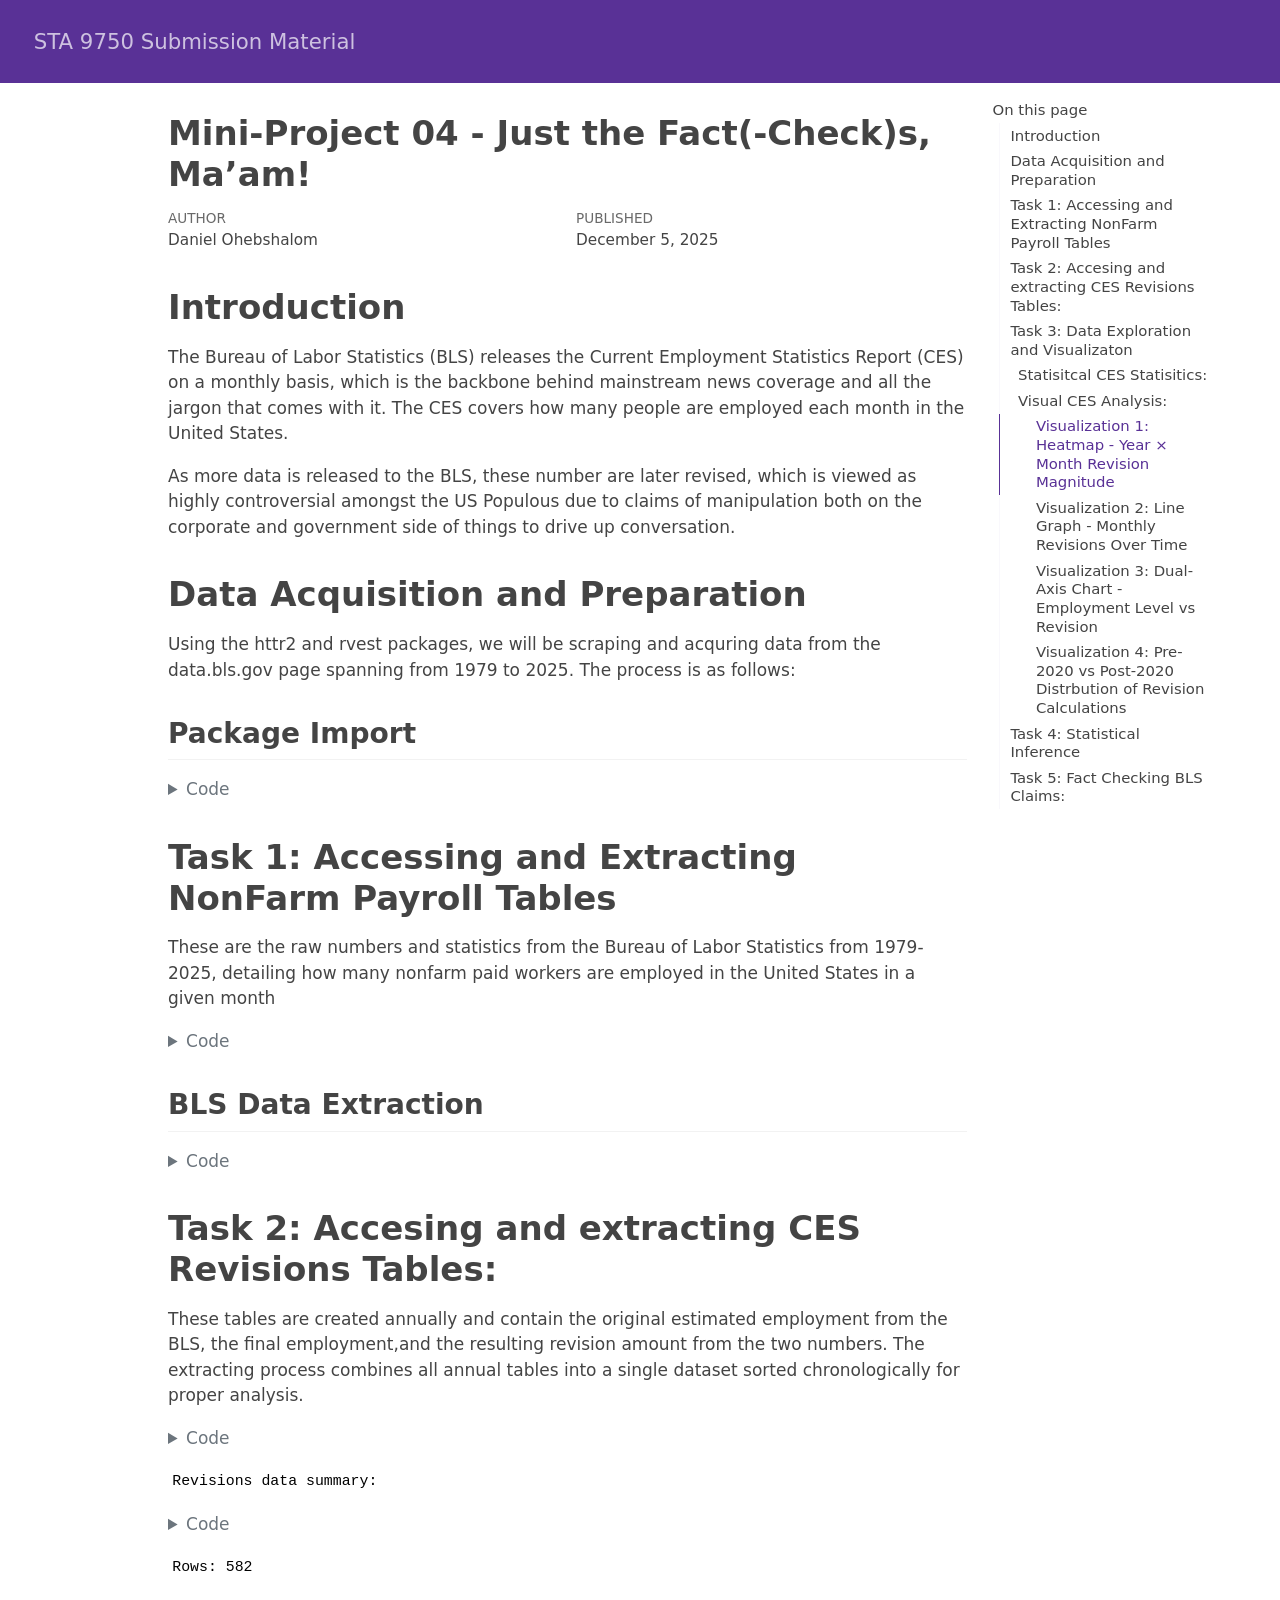
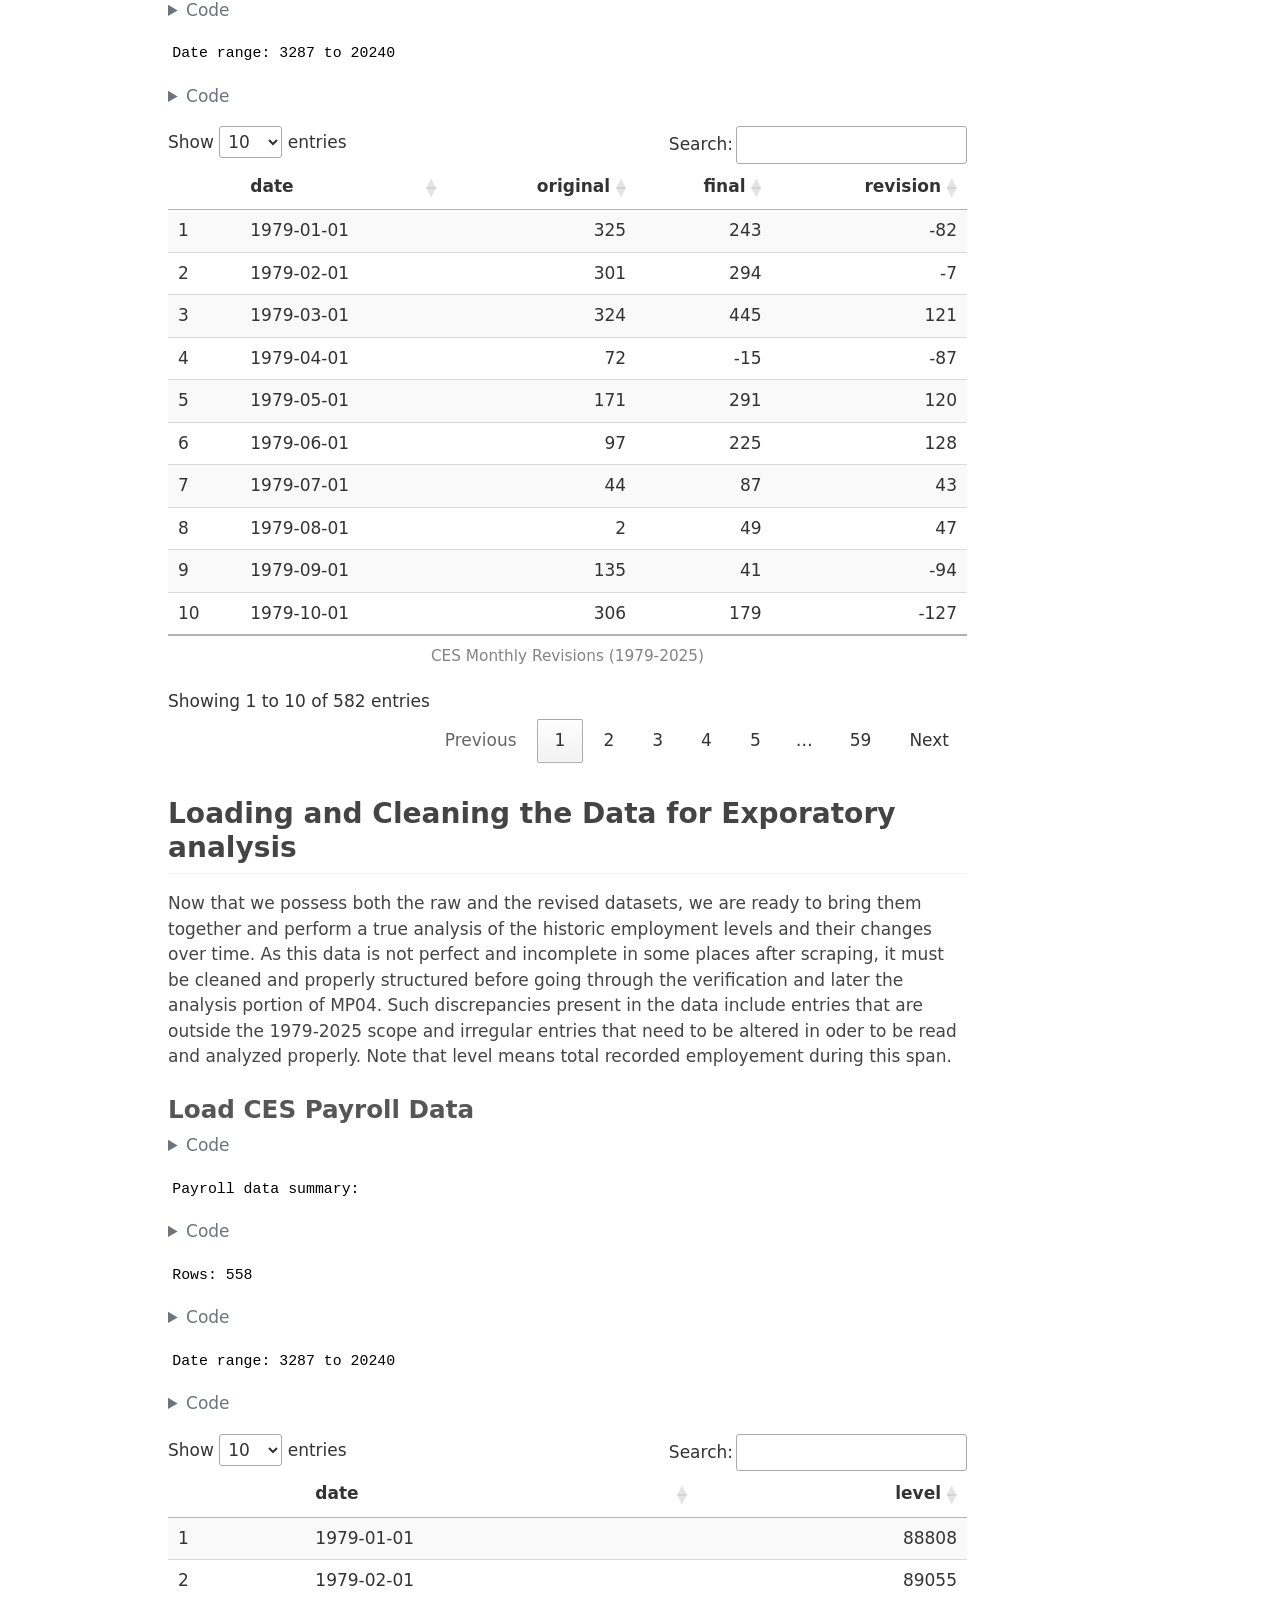
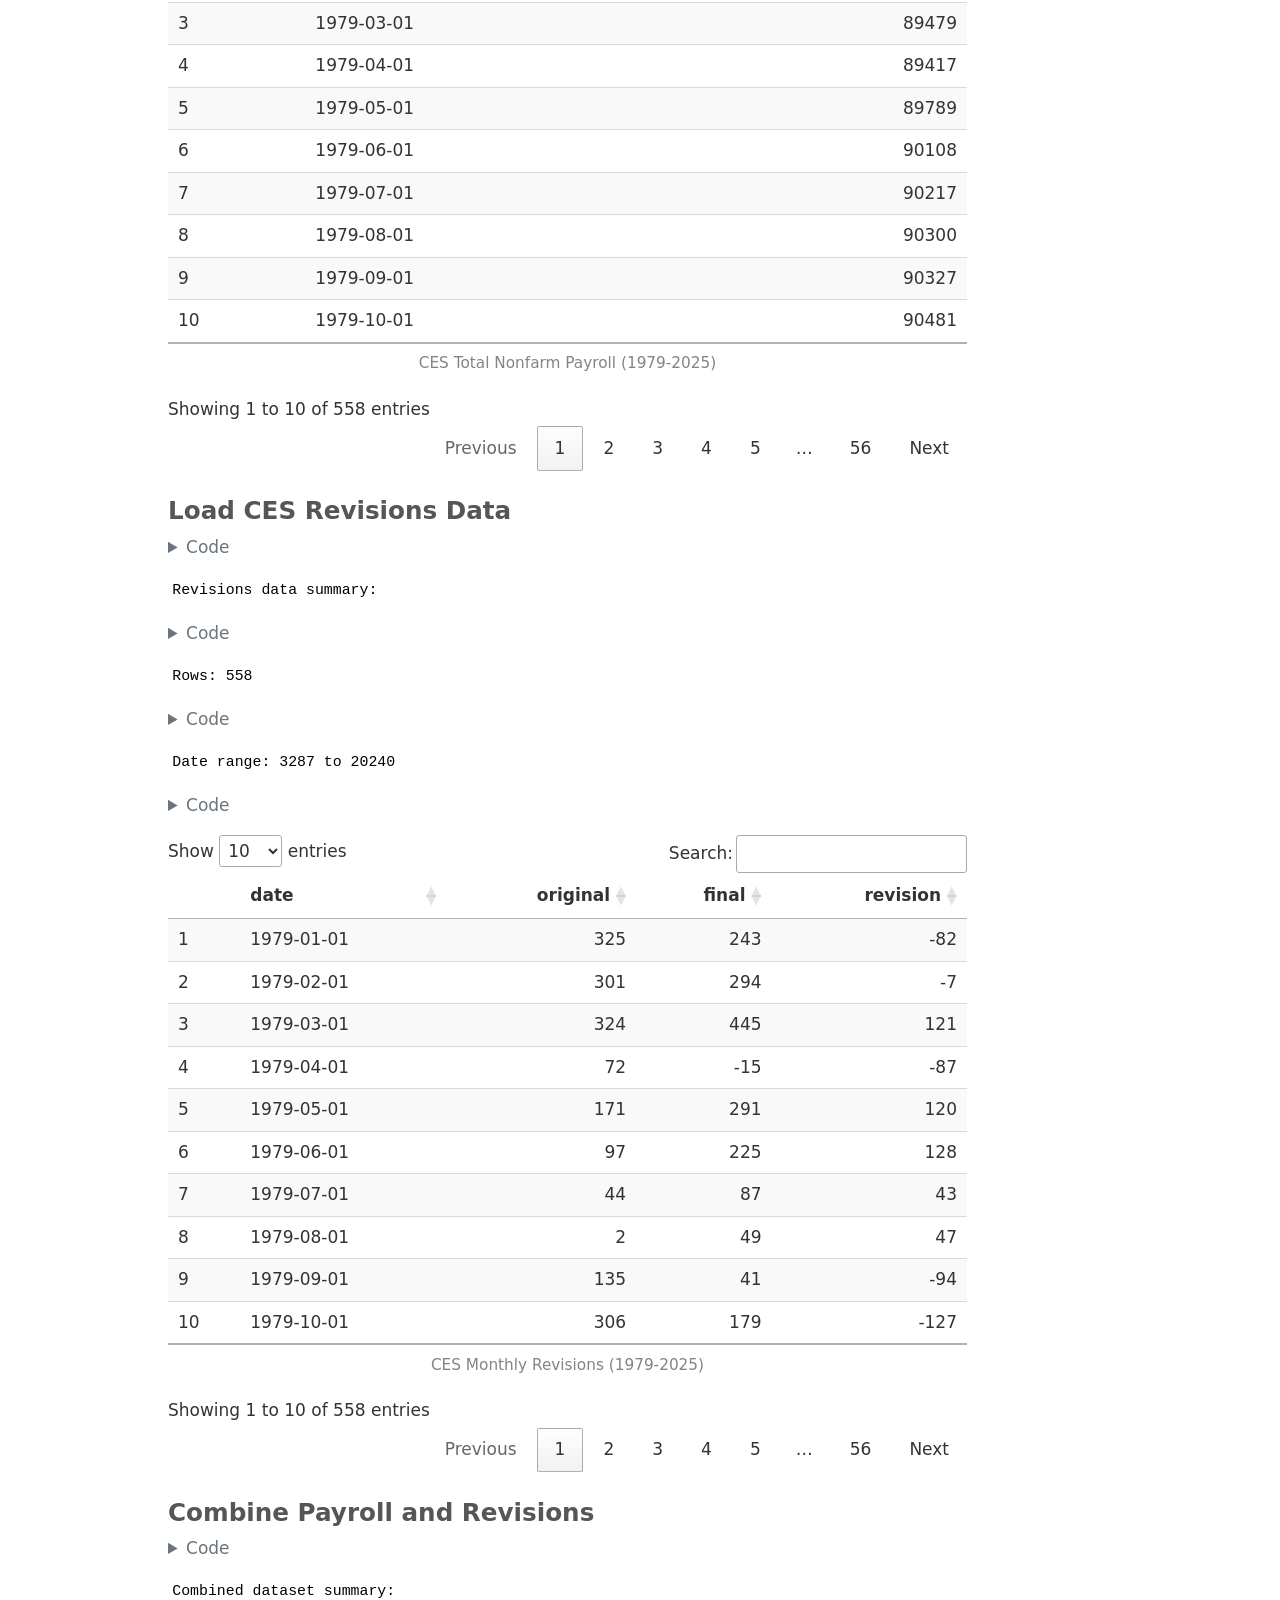
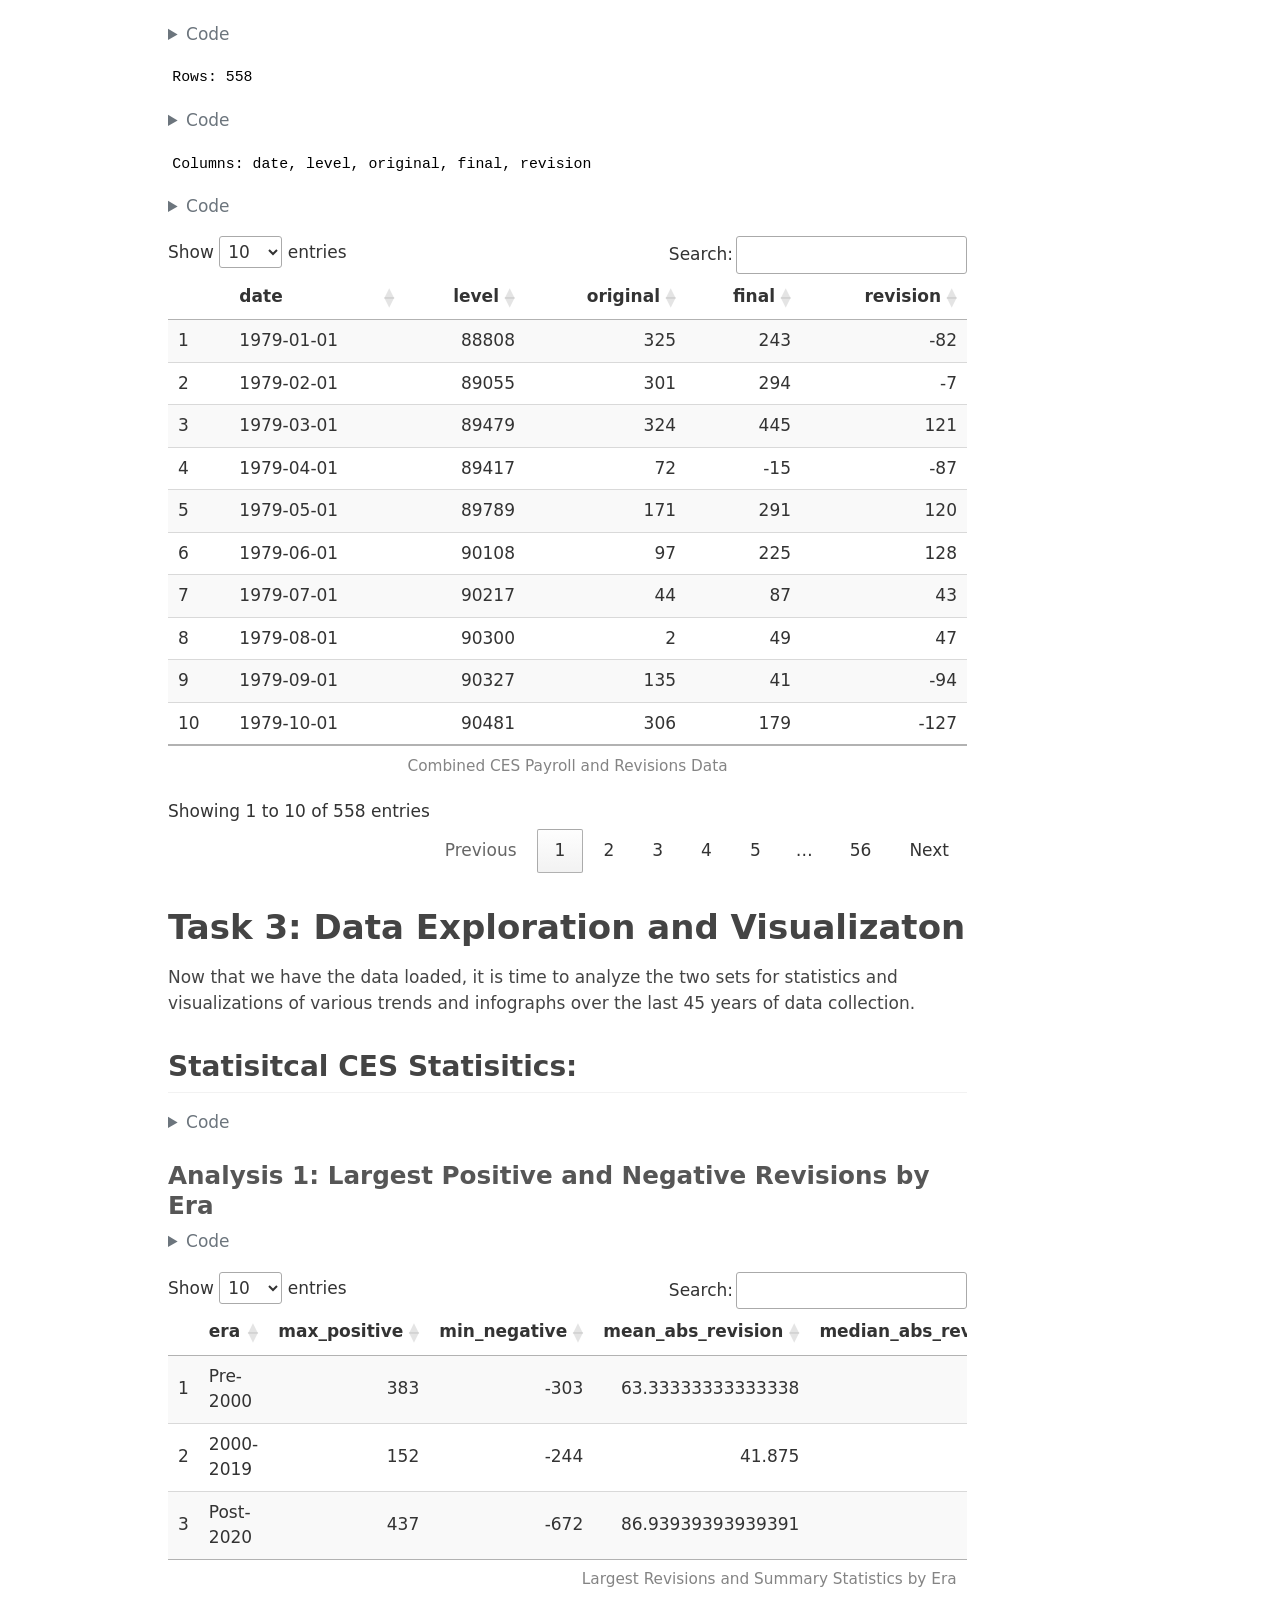
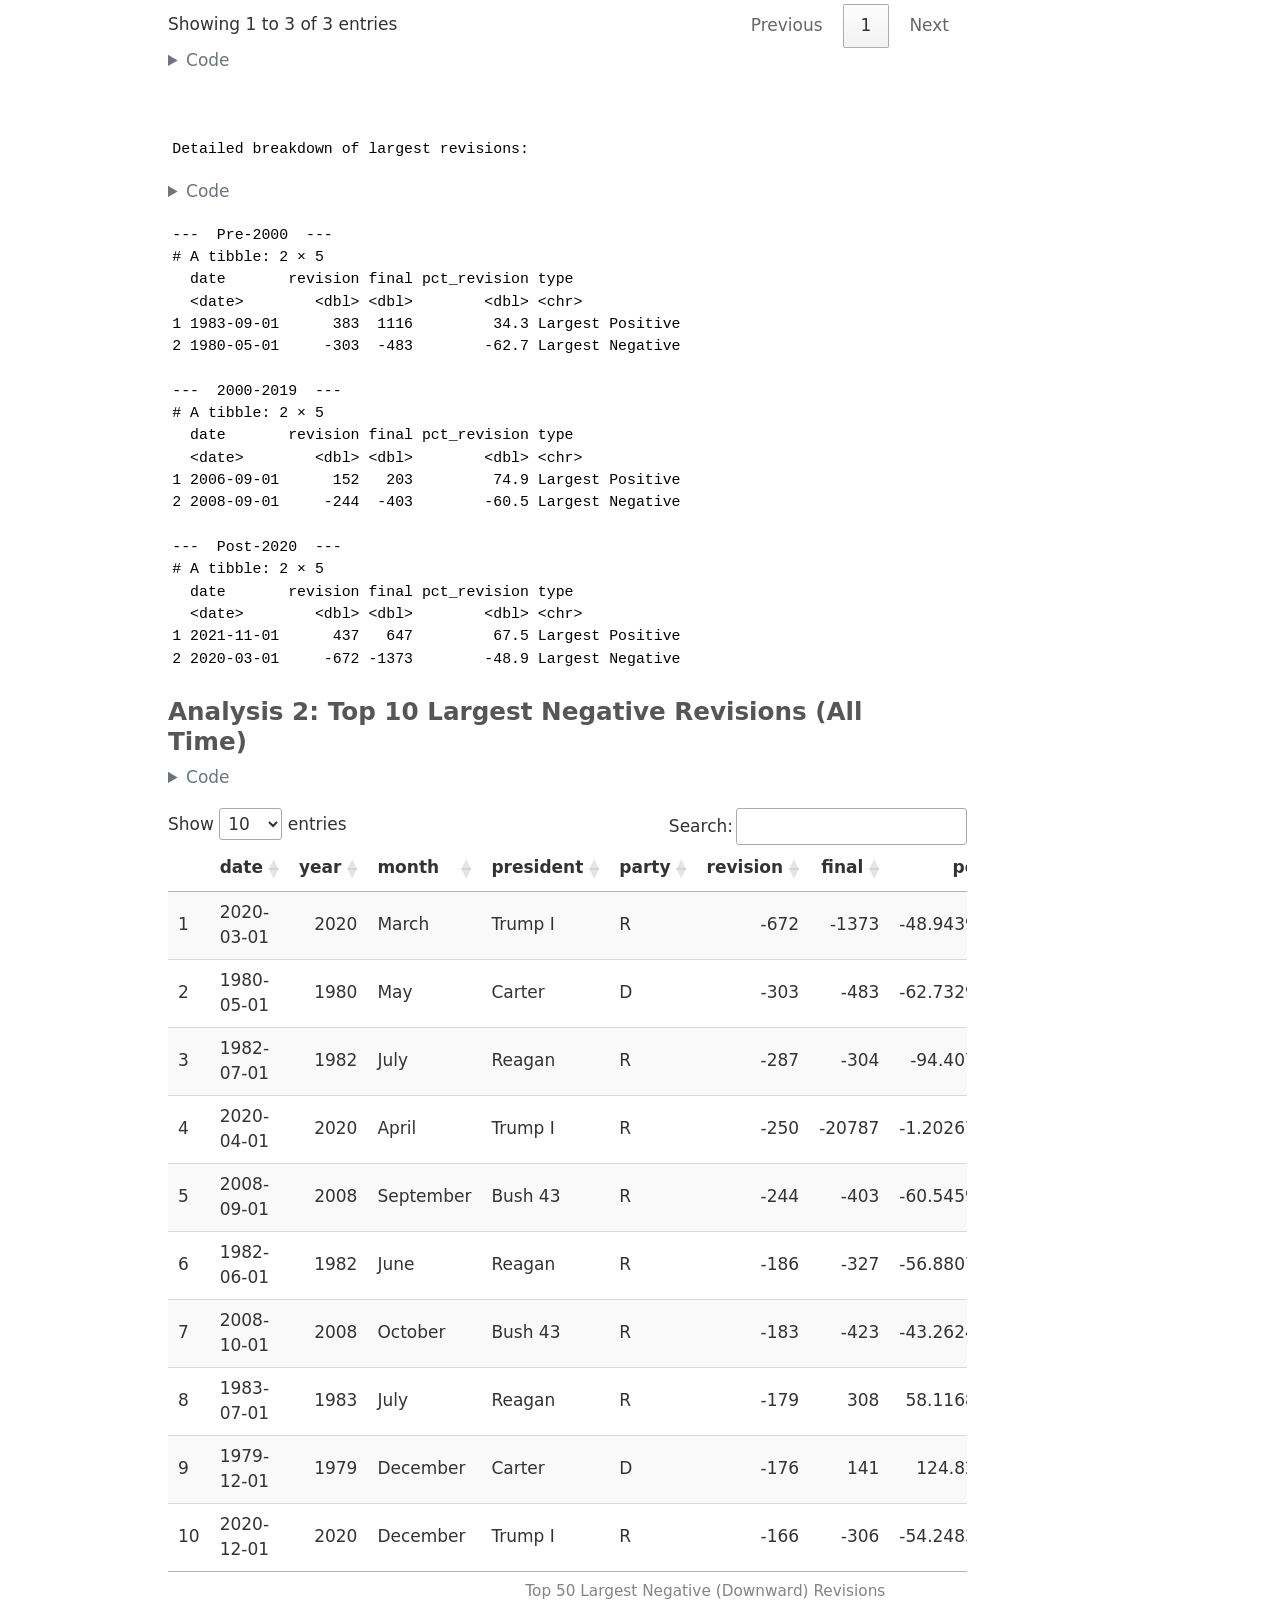
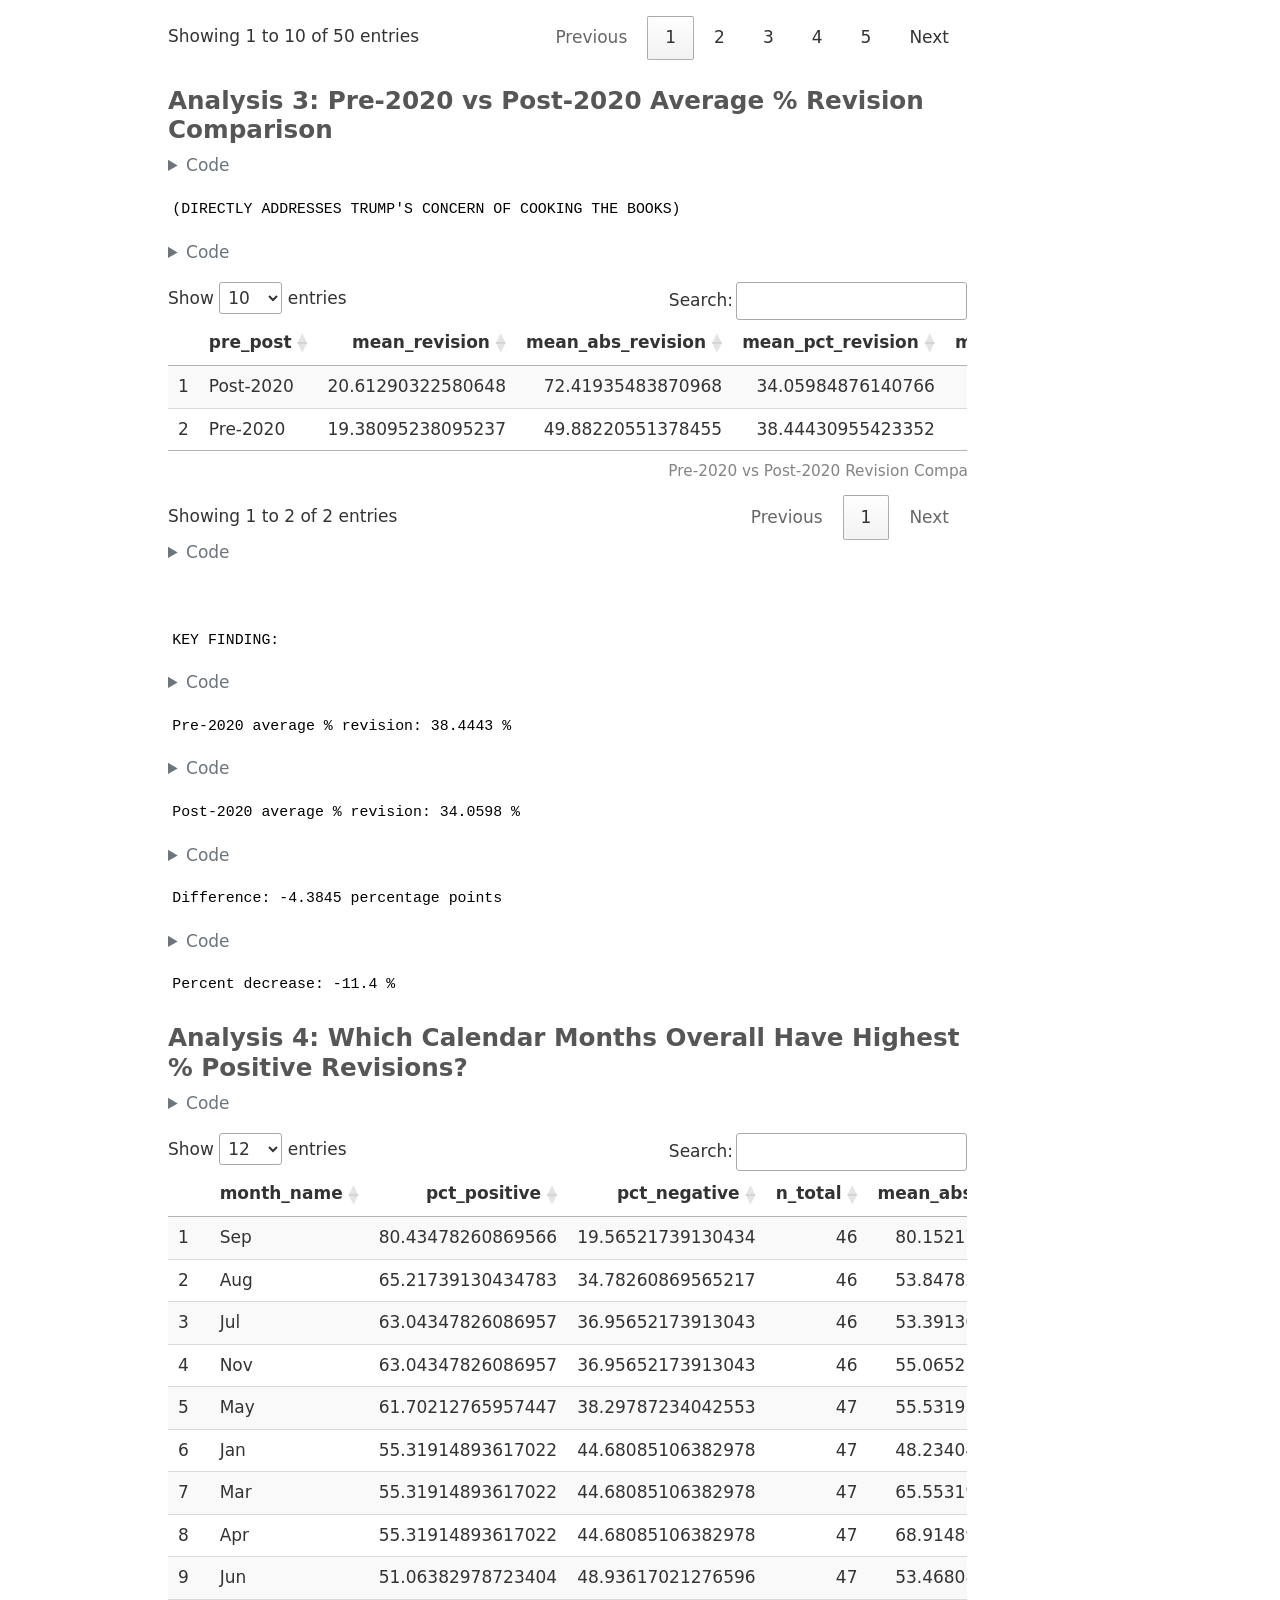
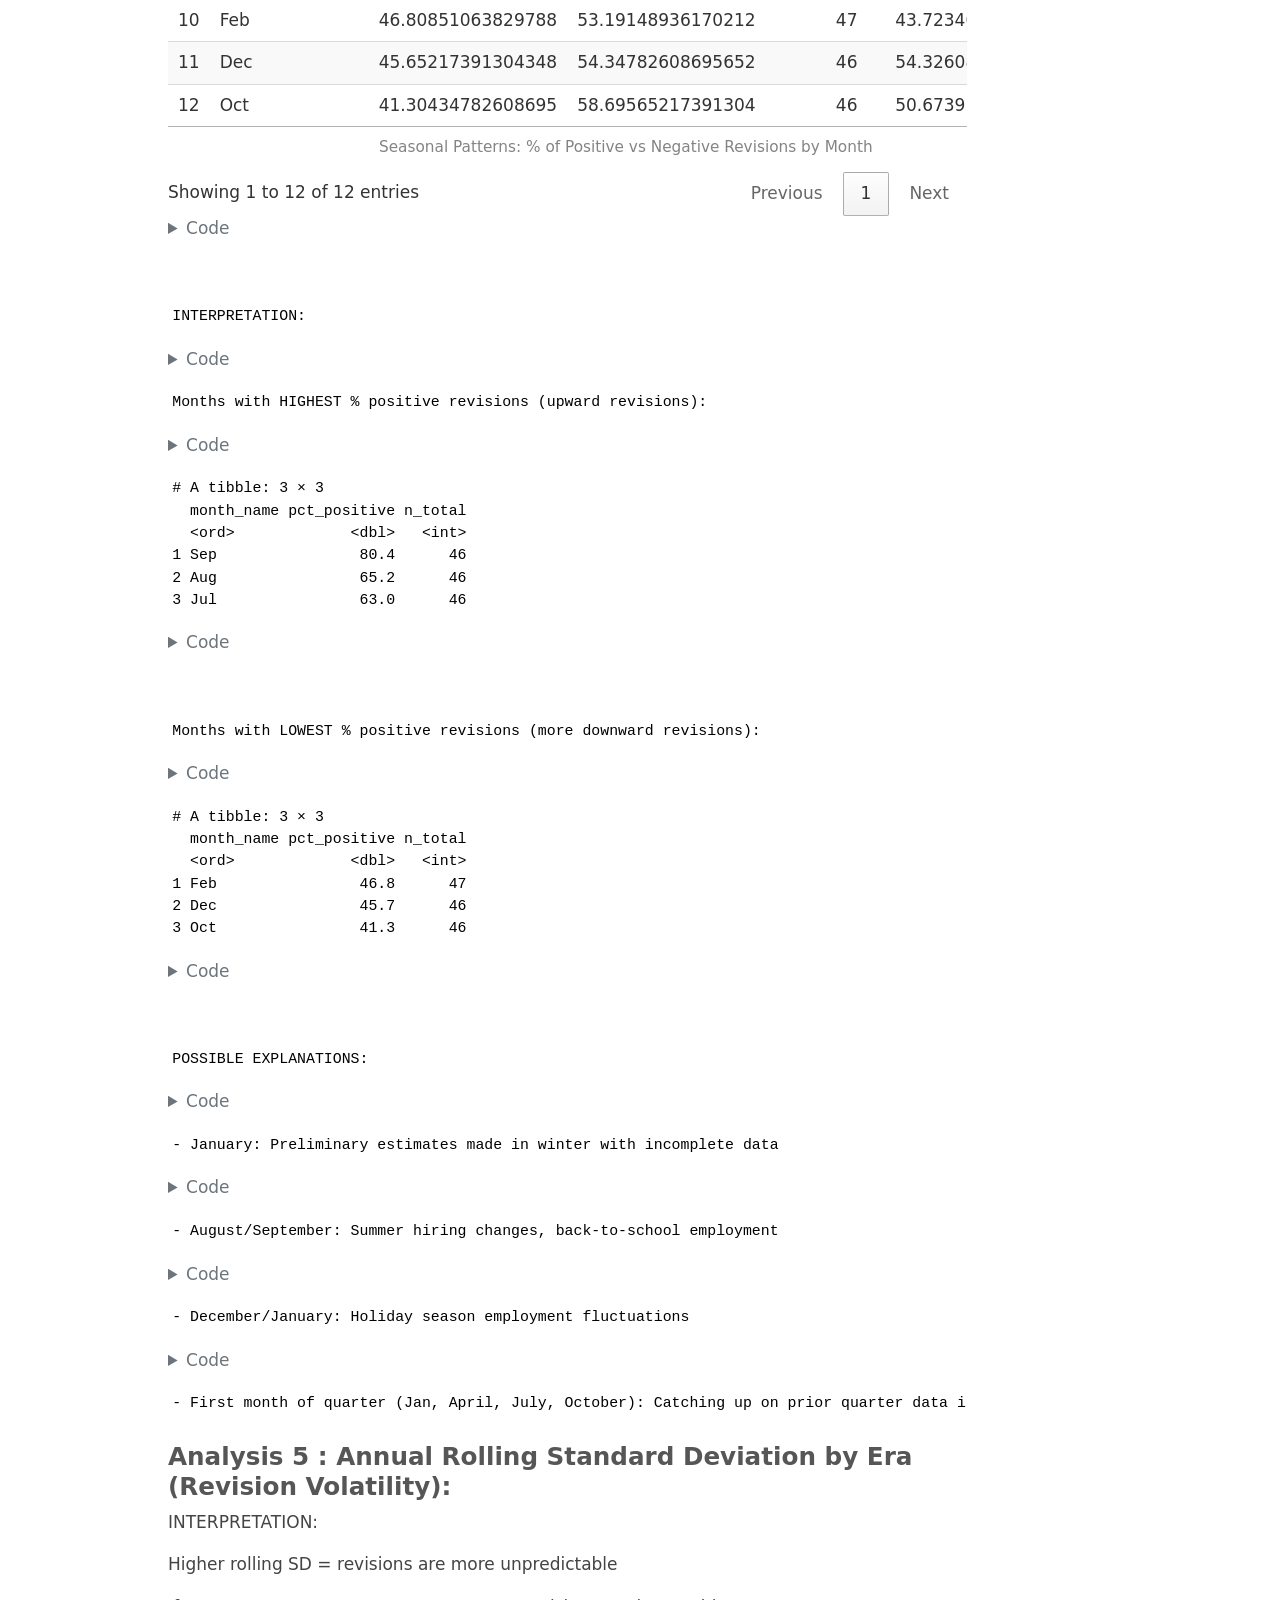
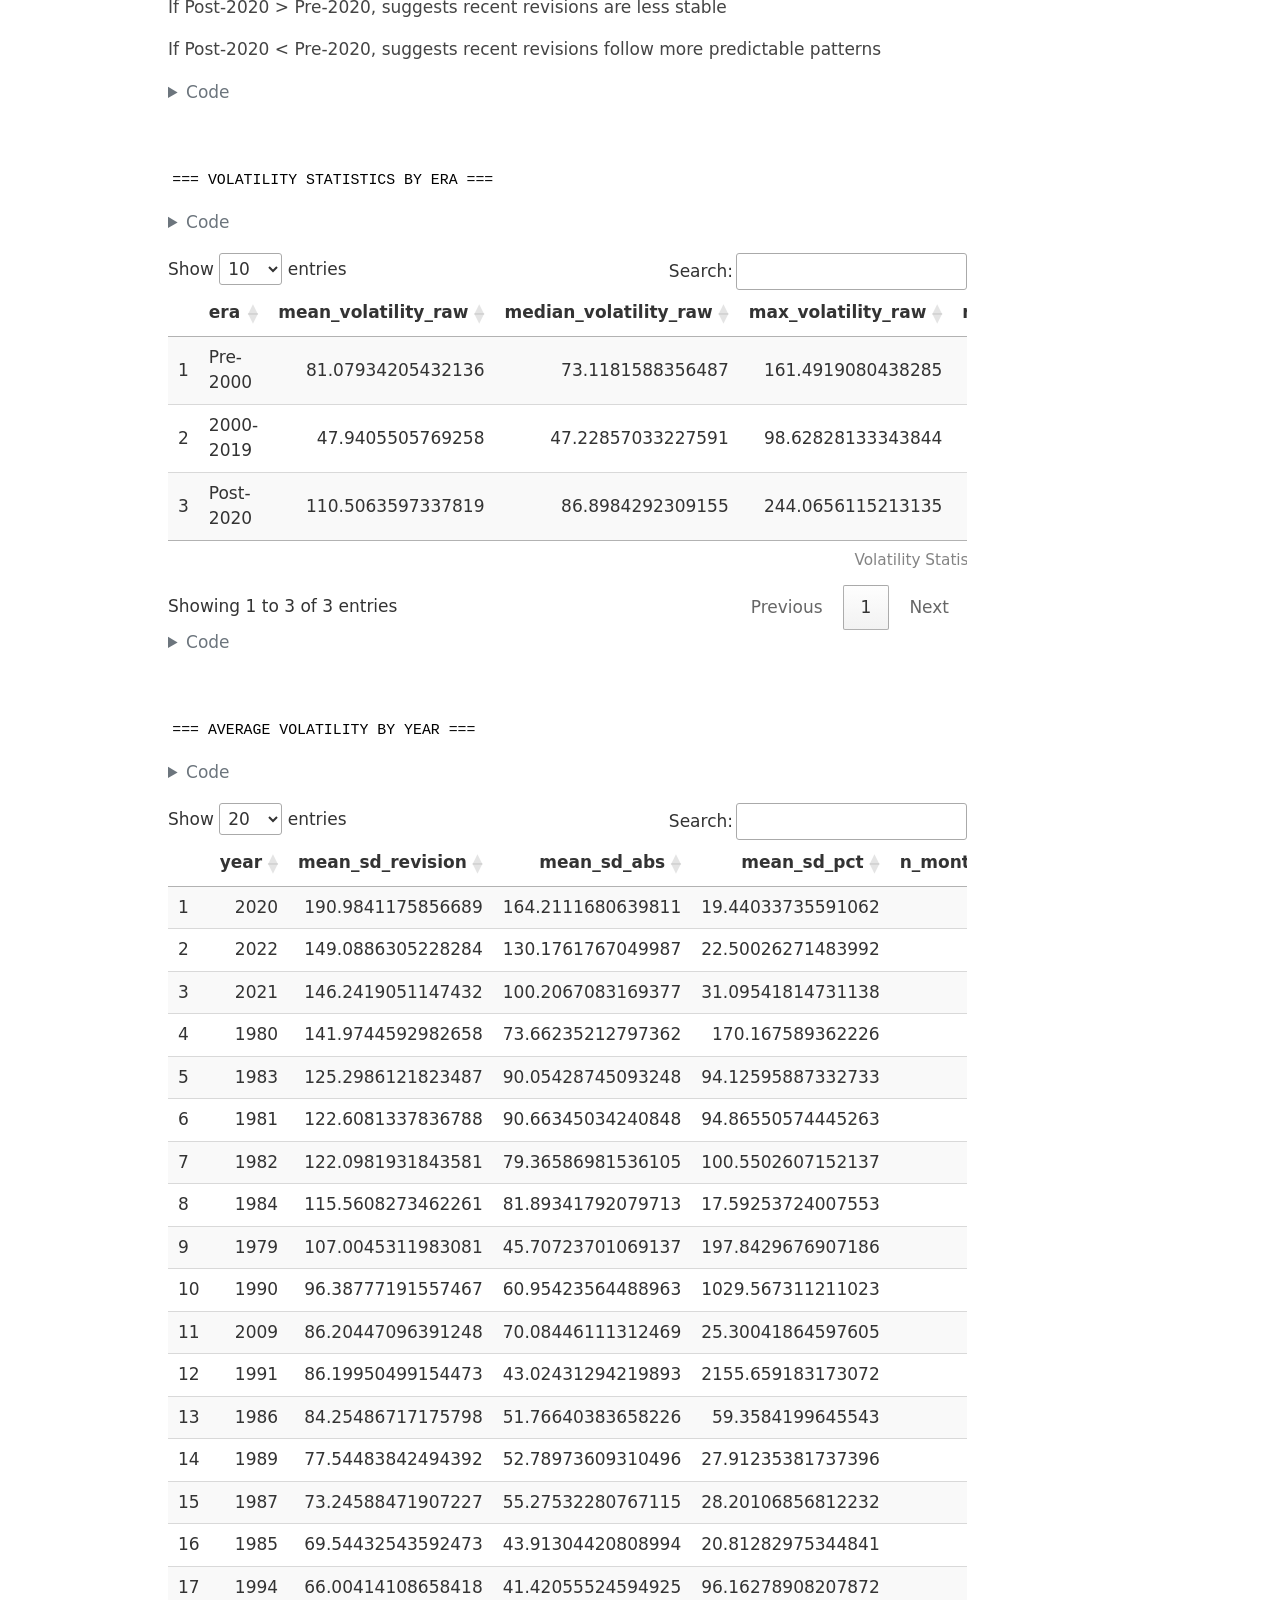
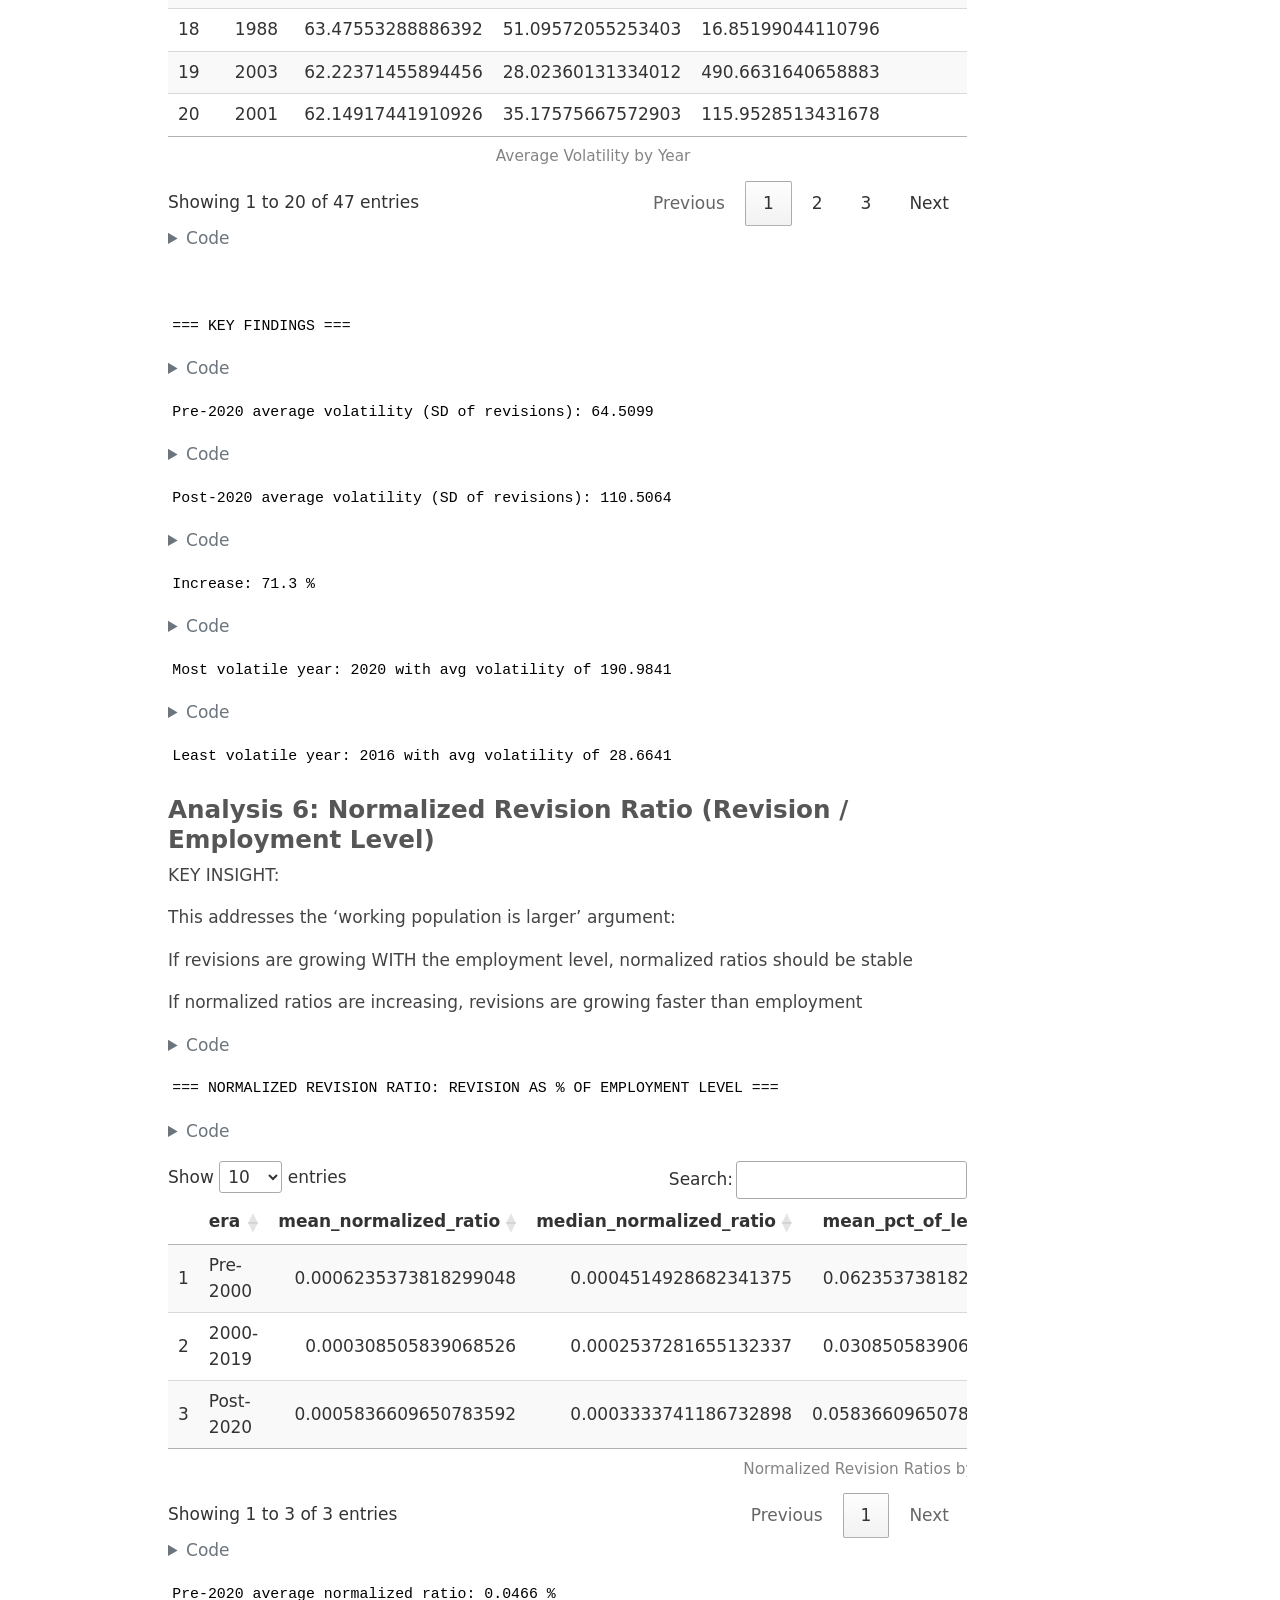
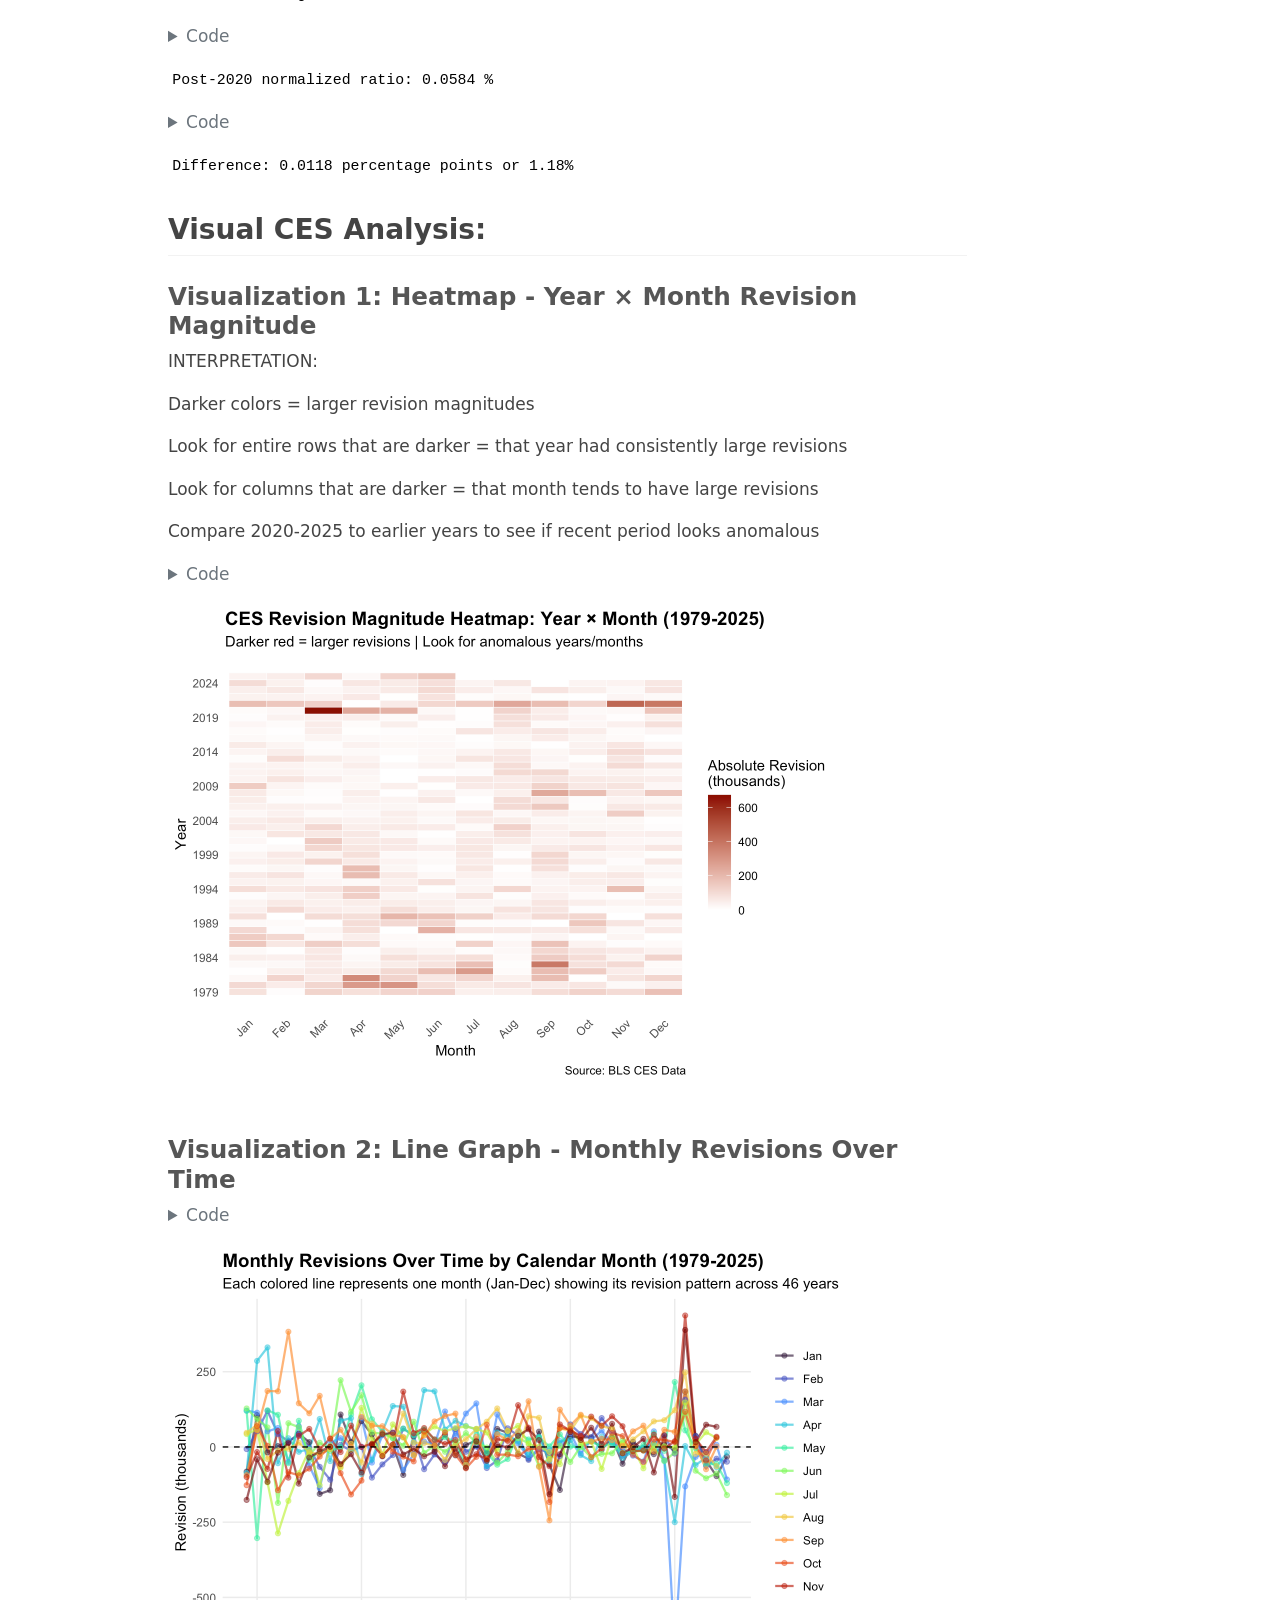
<file: docs/mp04.html>
<!DOCTYPE html>
<html xmlns="http://www.w3.org/1999/xhtml" lang="en" xml:lang="en"><head>

<meta charset="utf-8">
<meta name="generator" content="quarto-1.8.22">

<meta name="viewport" content="width=device-width, initial-scale=1.0, user-scalable=yes">

<meta name="author" content="Daniel Ohebshalom">
<meta name="dcterms.date" content="2025-12-05">

<title>Mini-Project 04 - Just the Fact(-Check)s, Ma’am! – STA 9750 Submission Material</title>
<style>
code{white-space: pre-wrap;}
span.smallcaps{font-variant: small-caps;}
div.columns{display: flex; gap: min(4vw, 1.5em);}
div.column{flex: auto; overflow-x: auto;}
div.hanging-indent{margin-left: 1.5em; text-indent: -1.5em;}
ul.task-list{list-style: none;}
ul.task-list li input[type="checkbox"] {
  width: 0.8em;
  margin: 0 0.8em 0.2em -1em; /* quarto-specific, see https://github.com/quarto-dev/quarto-cli/issues/4556 */ 
  vertical-align: middle;
}
/* CSS for syntax highlighting */
html { -webkit-text-size-adjust: 100%; }
pre > code.sourceCode { white-space: pre; position: relative; }
pre > code.sourceCode > span { display: inline-block; line-height: 1.25; }
pre > code.sourceCode > span:empty { height: 1.2em; }
.sourceCode { overflow: visible; }
code.sourceCode > span { color: inherit; text-decoration: inherit; }
div.sourceCode { margin: 1em 0; }
pre.sourceCode { margin: 0; }
@media screen {
div.sourceCode { overflow: auto; }
}
@media print {
pre > code.sourceCode { white-space: pre-wrap; }
pre > code.sourceCode > span { text-indent: -5em; padding-left: 5em; }
}
pre.numberSource code
  { counter-reset: source-line 0; }
pre.numberSource code > span
  { position: relative; left: -4em; counter-increment: source-line; }
pre.numberSource code > span > a:first-child::before
  { content: counter(source-line);
    position: relative; left: -1em; text-align: right; vertical-align: baseline;
    border: none; display: inline-block;
    -webkit-touch-callout: none; -webkit-user-select: none;
    -khtml-user-select: none; -moz-user-select: none;
    -ms-user-select: none; user-select: none;
    padding: 0 4px; width: 4em;
  }
pre.numberSource { margin-left: 3em;  padding-left: 4px; }
div.sourceCode
  {   }
@media screen {
pre > code.sourceCode > span > a:first-child::before { text-decoration: underline; }
}
</style>


<script src="site_libs/quarto-nav/quarto-nav.js"></script>
<script src="site_libs/quarto-nav/headroom.min.js"></script>
<script src="site_libs/clipboard/clipboard.min.js"></script>
<script src="site_libs/quarto-search/autocomplete.umd.js"></script>
<script src="site_libs/quarto-search/fuse.min.js"></script>
<script src="site_libs/quarto-search/quarto-search.js"></script>
<meta name="quarto:offset" content="./">
<script src="site_libs/quarto-html/quarto.js" type="module"></script>
<script src="site_libs/quarto-html/tabsets/tabsets.js" type="module"></script>
<script src="site_libs/quarto-html/axe/axe-check.js" type="module"></script>
<script src="site_libs/quarto-html/popper.min.js"></script>
<script src="site_libs/quarto-html/tippy.umd.min.js"></script>
<script src="site_libs/quarto-html/anchor.min.js"></script>
<link href="site_libs/quarto-html/tippy.css" rel="stylesheet">
<link href="site_libs/quarto-html/quarto-syntax-highlighting-cd7454b418030687c631a6a7286fbe16.css" rel="stylesheet" id="quarto-text-highlighting-styles">
<script src="site_libs/bootstrap/bootstrap.min.js"></script>
<link href="site_libs/bootstrap/bootstrap-icons.css" rel="stylesheet">
<link href="site_libs/bootstrap/bootstrap-8e92d9f42a47732ff4c8bbfdf565a50f.min.css" rel="stylesheet" append-hash="true" id="quarto-bootstrap" data-mode="light">
<script id="quarto-search-options" type="application/json">{
  "location": "navbar",
  "copy-button": false,
  "collapse-after": 3,
  "panel-placement": "end",
  "type": "overlay",
  "limit": 50,
  "keyboard-shortcut": [
    "f",
    "/",
    "s"
  ],
  "show-item-context": false,
  "language": {
    "search-no-results-text": "No results",
    "search-matching-documents-text": "matching documents",
    "search-copy-link-title": "Copy link to search",
    "search-hide-matches-text": "Hide additional matches",
    "search-more-match-text": "more match in this document",
    "search-more-matches-text": "more matches in this document",
    "search-clear-button-title": "Clear",
    "search-text-placeholder": "",
    "search-detached-cancel-button-title": "Cancel",
    "search-submit-button-title": "Submit",
    "search-label": "Search"
  }
}</script>
<link href="site_libs/htmltools-fill-0.5.8.1/fill.css" rel="stylesheet">
<script src="site_libs/htmlwidgets-1.6.4/htmlwidgets.js"></script>
<link href="site_libs/datatables-css-0.0.0/datatables-crosstalk.css" rel="stylesheet">
<script src="site_libs/datatables-binding-0.34.0/datatables.js"></script>
<script src="site_libs/jquery-3.6.0/jquery-3.6.0.min.js"></script>
<link href="site_libs/dt-core-1.13.6/css/jquery.dataTables.min.css" rel="stylesheet">
<link href="site_libs/dt-core-1.13.6/css/jquery.dataTables.extra.css" rel="stylesheet">
<script src="site_libs/dt-core-1.13.6/js/jquery.dataTables.min.js"></script>
<link href="site_libs/crosstalk-1.2.1/css/crosstalk.min.css" rel="stylesheet">
<script src="site_libs/crosstalk-1.2.1/js/crosstalk.min.js"></script>


</head>

<body class="nav-fixed quarto-light">

<div id="quarto-search-results"></div>
  <header id="quarto-header" class="headroom fixed-top">
    <nav class="navbar navbar-expand-lg " data-bs-theme="dark">
      <div class="navbar-container container-fluid">
      <div class="navbar-brand-container mx-auto">
    <a href="./index.html" class="navbar-brand navbar-brand-logo">
    </a>
    <a class="navbar-brand" href="./index.html">
    <span class="navbar-title">STA 9750 Submission Material</span>
    </a>
  </div>
        <div class="quarto-navbar-tools tools-end">
</div>
      </div> <!-- /container-fluid -->
    </nav>
</header>
<!-- content -->
<div id="quarto-content" class="quarto-container page-columns page-rows-contents page-layout-article page-navbar">
<!-- sidebar -->
<!-- margin-sidebar -->
    <div id="quarto-margin-sidebar" class="sidebar margin-sidebar">
        <nav id="TOC" role="doc-toc" class="toc-active">
    <h2 id="toc-title">On this page</h2>
   
  <ul>
  <li><a href="#introduction" id="toc-introduction" class="nav-link active" data-scroll-target="#introduction">Introduction</a></li>
  <li><a href="#data-acquisition-and-preparation" id="toc-data-acquisition-and-preparation" class="nav-link" data-scroll-target="#data-acquisition-and-preparation">Data Acquisition and Preparation</a>
  <ul class="collapse">
  <li><a href="#package-import" id="toc-package-import" class="nav-link" data-scroll-target="#package-import">Package Import</a></li>
  </ul></li>
  <li><a href="#task-1-accessing-and-extracting-nonfarm-payroll-tables" id="toc-task-1-accessing-and-extracting-nonfarm-payroll-tables" class="nav-link" data-scroll-target="#task-1-accessing-and-extracting-nonfarm-payroll-tables">Task 1: Accessing and Extracting NonFarm Payroll Tables</a>
  <ul class="collapse">
  <li><a href="#bls-data-extraction" id="toc-bls-data-extraction" class="nav-link" data-scroll-target="#bls-data-extraction">BLS Data Extraction</a></li>
  </ul></li>
  <li><a href="#task-2-accesing-and-extracting-ces-revisions-tables" id="toc-task-2-accesing-and-extracting-ces-revisions-tables" class="nav-link" data-scroll-target="#task-2-accesing-and-extracting-ces-revisions-tables">Task 2: Accesing and extracting CES Revisions Tables:</a>
  <ul class="collapse">
  <li><a href="#loading-and-cleaning-the-data-for-exporatory-analysis" id="toc-loading-and-cleaning-the-data-for-exporatory-analysis" class="nav-link" data-scroll-target="#loading-and-cleaning-the-data-for-exporatory-analysis">Loading and Cleaning the Data for Exporatory analysis</a>
  <ul class="collapse">
  <li><a href="#load-ces-payroll-data" id="toc-load-ces-payroll-data" class="nav-link" data-scroll-target="#load-ces-payroll-data">Load CES Payroll Data</a></li>
  <li><a href="#load-ces-revisions-data" id="toc-load-ces-revisions-data" class="nav-link" data-scroll-target="#load-ces-revisions-data">Load CES Revisions Data</a></li>
  <li><a href="#combine-payroll-and-revisions" id="toc-combine-payroll-and-revisions" class="nav-link" data-scroll-target="#combine-payroll-and-revisions">Combine Payroll and Revisions</a></li>
  </ul></li>
  </ul></li>
  <li><a href="#task-3-data-exploration-and-visualizaton" id="toc-task-3-data-exploration-and-visualizaton" class="nav-link" data-scroll-target="#task-3-data-exploration-and-visualizaton">Task 3: Data Exploration and Visualizaton</a>
  <ul class="collapse">
  <li><a href="#statisitcal-ces-statisitics" id="toc-statisitcal-ces-statisitics" class="nav-link" data-scroll-target="#statisitcal-ces-statisitics">Statisitcal CES Statisitics:</a>
  <ul class="collapse">
  <li><a href="#analysis-1-largest-positive-and-negative-revisions-by-era" id="toc-analysis-1-largest-positive-and-negative-revisions-by-era" class="nav-link" data-scroll-target="#analysis-1-largest-positive-and-negative-revisions-by-era">Analysis 1: Largest Positive and Negative Revisions by Era</a></li>
  <li><a href="#analysis-2-top-10-largest-negative-revisions-all-time" id="toc-analysis-2-top-10-largest-negative-revisions-all-time" class="nav-link" data-scroll-target="#analysis-2-top-10-largest-negative-revisions-all-time">Analysis 2: Top 10 Largest Negative Revisions (All Time)</a></li>
  <li><a href="#analysis-3-pre-2020-vs-post-2020-average-revision-comparison" id="toc-analysis-3-pre-2020-vs-post-2020-average-revision-comparison" class="nav-link" data-scroll-target="#analysis-3-pre-2020-vs-post-2020-average-revision-comparison">Analysis 3: Pre-2020 vs Post-2020 Average % Revision Comparison</a></li>
  <li><a href="#analysis-4-which-calendar-months-overall-have-highest-positive-revisions" id="toc-analysis-4-which-calendar-months-overall-have-highest-positive-revisions" class="nav-link" data-scroll-target="#analysis-4-which-calendar-months-overall-have-highest-positive-revisions">Analysis 4: Which Calendar Months Overall Have Highest % Positive Revisions?</a></li>
  <li><a href="#analysis-5-annual-rolling-standard-deviation-by-era-revision-volatility" id="toc-analysis-5-annual-rolling-standard-deviation-by-era-revision-volatility" class="nav-link" data-scroll-target="#analysis-5-annual-rolling-standard-deviation-by-era-revision-volatility">Analysis 5 : Annual Rolling Standard Deviation by Era (Revision Volatility):</a></li>
  <li><a href="#analysis-6-normalized-revision-ratio-revision-employment-level" id="toc-analysis-6-normalized-revision-ratio-revision-employment-level" class="nav-link" data-scroll-target="#analysis-6-normalized-revision-ratio-revision-employment-level">Analysis 6: Normalized Revision Ratio (Revision / Employment Level)</a></li>
  </ul></li>
  <li><a href="#visual-ces-analysis" id="toc-visual-ces-analysis" class="nav-link" data-scroll-target="#visual-ces-analysis">Visual CES Analysis:</a>
  <ul class="collapse">
  <li><a href="#visualization-1-heatmap---year-month-revision-magnitude" id="toc-visualization-1-heatmap---year-month-revision-magnitude" class="nav-link" data-scroll-target="#visualization-1-heatmap---year-month-revision-magnitude">Visualization 1: Heatmap - Year × Month Revision Magnitude</a></li>
  <li><a href="#visualization-2-line-graph---monthly-revisions-over-time" id="toc-visualization-2-line-graph---monthly-revisions-over-time" class="nav-link" data-scroll-target="#visualization-2-line-graph---monthly-revisions-over-time">Visualization 2: Line Graph - Monthly Revisions Over Time</a></li>
  <li><a href="#visualization-3-dual-axis-chart---employment-level-vs-revision" id="toc-visualization-3-dual-axis-chart---employment-level-vs-revision" class="nav-link" data-scroll-target="#visualization-3-dual-axis-chart---employment-level-vs-revision">Visualization 3: Dual-Axis Chart - Employment Level vs Revision</a></li>
  <li><a href="#visualization-4-pre-2020-vs-post-2020-distrbution-of-revision-calculations" id="toc-visualization-4-pre-2020-vs-post-2020-distrbution-of-revision-calculations" class="nav-link" data-scroll-target="#visualization-4-pre-2020-vs-post-2020-distrbution-of-revision-calculations">Visualization 4: Pre-2020 vs Post-2020 Distrbution of Revision Calculations</a></li>
  </ul></li>
  </ul></li>
  <li><a href="#task-4-statistical-inference" id="toc-task-4-statistical-inference" class="nav-link" data-scroll-target="#task-4-statistical-inference">Task 4: Statistical Inference</a>
  <ul class="collapse">
  <li><a href="#has-the-fraction-of-revisions-1-increased-post-2020" id="toc-has-the-fraction-of-revisions-1-increased-post-2020" class="nav-link" data-scroll-target="#has-the-fraction-of-revisions-1-increased-post-2020">Has the fraction of revisions &gt; 1% increased post-2020?</a>
  <ul class="collapse">
  <li><a href="#results-analysis" id="toc-results-analysis" class="nav-link" data-scroll-target="#results-analysis">Results &amp; Analysis:</a></li>
  </ul></li>
  <li><a href="#are-revisions-larger-when-ces-change-is-larger" id="toc-are-revisions-larger-when-ces-change-is-larger" class="nav-link" data-scroll-target="#are-revisions-larger-when-ces-change-is-larger">Are revisions larger when CES change is larger?</a>
  <ul class="collapse">
  <li><a href="#results-analysis-1" id="toc-results-analysis-1" class="nav-link" data-scroll-target="#results-analysis-1">Results &amp; Analysis:</a></li>
  </ul></li>
  </ul></li>
  <li><a href="#task-5-fact-checking-bls-claims" id="toc-task-5-fact-checking-bls-claims" class="nav-link" data-scroll-target="#task-5-fact-checking-bls-claims">Task 5: Fact Checking BLS Claims:</a>
  <ul class="collapse">
  <li><a href="#hypothesis-i-democratic-presidents-have-more-negative-revisions-and-often-lie-about-raw-employment-numbers-to-inflate-their-public-perceptions." id="toc-hypothesis-i-democratic-presidents-have-more-negative-revisions-and-often-lie-about-raw-employment-numbers-to-inflate-their-public-perceptions." class="nav-link" data-scroll-target="#hypothesis-i-democratic-presidents-have-more-negative-revisions-and-often-lie-about-raw-employment-numbers-to-inflate-their-public-perceptions.">Hypothesis I: Democratic Presidents have more negative revisions and often lie about raw employment numbers to inflate their public perceptions.</a></li>
  <li><a href="#hypothesis-ii-the-most-egregious-month-for-absolute-revisions-is-september-in-preparation-for-eoy-valuations." id="toc-hypothesis-ii-the-most-egregious-month-for-absolute-revisions-is-september-in-preparation-for-eoy-valuations." class="nav-link" data-scroll-target="#hypothesis-ii-the-most-egregious-month-for-absolute-revisions-is-september-in-preparation-for-eoy-valuations.">Hypothesis II: The most egregious month for absolute revisions is September in preparation for EOY valuations.</a></li>
  </ul></li>
  </ul>
</nav>
    </div>
<!-- main -->
<main class="content" id="quarto-document-content">

<header id="title-block-header" class="quarto-title-block default">
<div class="quarto-title">
<h1 class="title">Mini-Project 04 - Just the Fact(-Check)s, Ma’am!</h1>
</div>



<div class="quarto-title-meta">

    <div>
    <div class="quarto-title-meta-heading">Author</div>
    <div class="quarto-title-meta-contents">
             <p>Daniel Ohebshalom </p>
          </div>
  </div>
    
    <div>
    <div class="quarto-title-meta-heading">Published</div>
    <div class="quarto-title-meta-contents">
      <p class="date">December 5, 2025</p>
    </div>
  </div>
  
    
  </div>
  


</header>


<section id="introduction" class="level1">
<h1>Introduction</h1>
<p>The Bureau of Labor Statistics (BLS) releases the Current Employment Statistics Report (CES) on a monthly basis, which is the backbone behind mainstream news coverage and all the jargon that comes with it. The CES covers how many people are employed each month in the United States.</p>
<p>As more data is released to the BLS, these number are later revised, which is viewed as highly controversial amongst the US Populous due to claims of manipulation both on the corporate and government side of things to drive up conversation.</p>
</section>
<section id="data-acquisition-and-preparation" class="level1">
<h1>Data Acquisition and Preparation</h1>
<p>Using the httr2 and rvest packages, we will be scraping and acquring data from the data.bls.gov page spanning from 1979 to 2025. The process is as follows:</p>
<section id="package-import" class="level2">
<h2 class="anchored" data-anchor-id="package-import">Package Import</h2>
<div class="cell">
<details class="code-fold">
<summary>Code</summary>
<div class="code-copy-outer-scaffold"><div class="sourceCode cell-code" id="cb1"><pre class="sourceCode r code-with-copy"><code class="sourceCode r"><span id="cb1-1"><a href="#cb1-1" aria-hidden="true" tabindex="-1"></a><span class="fu">library</span>(httr2)</span>
<span id="cb1-2"><a href="#cb1-2" aria-hidden="true" tabindex="-1"></a><span class="fu">library</span>(rvest)</span>
<span id="cb1-3"><a href="#cb1-3" aria-hidden="true" tabindex="-1"></a><span class="fu">library</span>(dplyr)</span>
<span id="cb1-4"><a href="#cb1-4" aria-hidden="true" tabindex="-1"></a><span class="fu">library</span>(tidyr)</span>
<span id="cb1-5"><a href="#cb1-5" aria-hidden="true" tabindex="-1"></a><span class="fu">library</span>(stringr)</span>
<span id="cb1-6"><a href="#cb1-6" aria-hidden="true" tabindex="-1"></a><span class="fu">library</span>(lubridate)</span>
<span id="cb1-7"><a href="#cb1-7" aria-hidden="true" tabindex="-1"></a><span class="fu">library</span>(tidyverse)</span>
<span id="cb1-8"><a href="#cb1-8" aria-hidden="true" tabindex="-1"></a><span class="fu">library</span>(readr)</span>
<span id="cb1-9"><a href="#cb1-9" aria-hidden="true" tabindex="-1"></a><span class="fu">library</span>(ggplot2)</span>
<span id="cb1-10"><a href="#cb1-10" aria-hidden="true" tabindex="-1"></a><span class="fu">library</span>(gganimate)</span>
<span id="cb1-11"><a href="#cb1-11" aria-hidden="true" tabindex="-1"></a><span class="fu">library</span>(DiagrammeR)</span>
<span id="cb1-12"><a href="#cb1-12" aria-hidden="true" tabindex="-1"></a><span class="fu">library</span>(gt)</span>
<span id="cb1-13"><a href="#cb1-13" aria-hidden="true" tabindex="-1"></a><span class="fu">library</span>(DT)</span>
<span id="cb1-14"><a href="#cb1-14" aria-hidden="true" tabindex="-1"></a><span class="fu">library</span>(htmltools)</span>
<span id="cb1-15"><a href="#cb1-15" aria-hidden="true" tabindex="-1"></a><span class="fu">library</span>(knitr)</span>
<span id="cb1-16"><a href="#cb1-16" aria-hidden="true" tabindex="-1"></a><span class="fu">library</span>(scales)</span>
<span id="cb1-17"><a href="#cb1-17" aria-hidden="true" tabindex="-1"></a><span class="fu">library</span>(purrr)</span></code></pre></div><button title="Copy to Clipboard" class="code-copy-button"><i class="bi"></i></button></div>
</details>
</div>
</section>
</section>
<section id="task-1-accessing-and-extracting-nonfarm-payroll-tables" class="level1">
<h1>Task 1: Accessing and Extracting NonFarm Payroll Tables</h1>
<p>These are the raw numbers and statistics from the Bureau of Labor Statistics from 1979-2025, detailing how many nonfarm paid workers are employed in the United States in a given month</p>
<div class="cell">
<details class="code-fold">
<summary>Code</summary>
<div class="code-copy-outer-scaffold"><div class="sourceCode cell-code" id="cb2"><pre class="sourceCode r code-with-copy"><code class="sourceCode r"><span id="cb2-1"><a href="#cb2-1" aria-hidden="true" tabindex="-1"></a><span class="co"># Endpoint</span></span>
<span id="cb2-2"><a href="#cb2-2" aria-hidden="true" tabindex="-1"></a>post_url <span class="ot">&lt;-</span> <span class="st">"https://data.bls.gov/pdq/SurveyOutputServlet"</span></span>
<span id="cb2-3"><a href="#cb2-3" aria-hidden="true" tabindex="-1"></a></span>
<span id="cb2-4"><a href="#cb2-4" aria-hidden="true" tabindex="-1"></a><span class="co"># Forming Data from BLS website using Devtools</span></span>
<span id="cb2-5"><a href="#cb2-5" aria-hidden="true" tabindex="-1"></a>form_fields <span class="ot">&lt;-</span> <span class="fu">list</span>(</span>
<span id="cb2-6"><a href="#cb2-6" aria-hidden="true" tabindex="-1"></a>  <span class="st">"request_action"</span>      <span class="ot">=</span> <span class="st">"get_data"</span>,</span>
<span id="cb2-7"><a href="#cb2-7" aria-hidden="true" tabindex="-1"></a>  <span class="st">"reformat"</span>            <span class="ot">=</span> <span class="st">"true"</span>,</span>
<span id="cb2-8"><a href="#cb2-8" aria-hidden="true" tabindex="-1"></a>  <span class="st">"from_results_page"</span>   <span class="ot">=</span> <span class="st">"true"</span>,</span>
<span id="cb2-9"><a href="#cb2-9" aria-hidden="true" tabindex="-1"></a>  <span class="st">"from_year"</span>           <span class="ot">=</span> <span class="st">"1979"</span>,</span>
<span id="cb2-10"><a href="#cb2-10" aria-hidden="true" tabindex="-1"></a>  <span class="st">"to_year"</span>             <span class="ot">=</span> <span class="st">"2025"</span>,</span>
<span id="cb2-11"><a href="#cb2-11" aria-hidden="true" tabindex="-1"></a>  <span class="st">"Go.x"</span>                <span class="ot">=</span> <span class="st">"19"</span>,</span>
<span id="cb2-12"><a href="#cb2-12" aria-hidden="true" tabindex="-1"></a>  <span class="st">"Go.y"</span>                <span class="ot">=</span> <span class="st">"9"</span>,</span>
<span id="cb2-13"><a href="#cb2-13" aria-hidden="true" tabindex="-1"></a>  <span class="st">"initial_request"</span>     <span class="ot">=</span> <span class="st">"false"</span>,</span>
<span id="cb2-14"><a href="#cb2-14" aria-hidden="true" tabindex="-1"></a>  <span class="st">"data_tool"</span>           <span class="ot">=</span> <span class="st">"surveymost"</span>,</span>
<span id="cb2-15"><a href="#cb2-15" aria-hidden="true" tabindex="-1"></a>  <span class="st">"series_id"</span>           <span class="ot">=</span> <span class="st">"CES0000000001"</span>,</span>
<span id="cb2-16"><a href="#cb2-16" aria-hidden="true" tabindex="-1"></a>  <span class="st">"years_option"</span>        <span class="ot">=</span> <span class="st">"specific_years"</span></span>
<span id="cb2-17"><a href="#cb2-17" aria-hidden="true" tabindex="-1"></a>)</span>
<span id="cb2-18"><a href="#cb2-18" aria-hidden="true" tabindex="-1"></a></span>
<span id="cb2-19"><a href="#cb2-19" aria-hidden="true" tabindex="-1"></a><span class="co"># Optional headers and Web Fetch (Avoid Error 403)</span></span>
<span id="cb2-20"><a href="#cb2-20" aria-hidden="true" tabindex="-1"></a>headers_list <span class="ot">&lt;-</span> <span class="fu">list</span>(</span>
<span id="cb2-21"><a href="#cb2-21" aria-hidden="true" tabindex="-1"></a>  <span class="at">Referer    =</span> <span class="st">"https://data.bls.gov/toppicks?survey=ce"</span>,</span>
<span id="cb2-22"><a href="#cb2-22" aria-hidden="true" tabindex="-1"></a>  <span class="st">`</span><span class="at">User-Agent</span><span class="st">`</span> <span class="ot">=</span> <span class="st">"Chrome/142.0.7444.176 (compatible; R httr2)"</span></span>
<span id="cb2-23"><a href="#cb2-23" aria-hidden="true" tabindex="-1"></a>)</span>
<span id="cb2-24"><a href="#cb2-24" aria-hidden="true" tabindex="-1"></a></span>
<span id="cb2-25"><a href="#cb2-25" aria-hidden="true" tabindex="-1"></a><span class="co"># HTML POST request</span></span>
<span id="cb2-26"><a href="#cb2-26" aria-hidden="true" tabindex="-1"></a>req <span class="ot">&lt;-</span> <span class="fu">request</span>(post_url) <span class="sc">%&gt;%</span></span>
<span id="cb2-27"><a href="#cb2-27" aria-hidden="true" tabindex="-1"></a>  <span class="fu">req_method</span>(<span class="st">"POST"</span>) <span class="sc">%&gt;%</span></span>
<span id="cb2-28"><a href="#cb2-28" aria-hidden="true" tabindex="-1"></a>  <span class="fu">req_headers</span>(<span class="sc">!!!</span>headers_list) <span class="sc">%&gt;%</span></span>
<span id="cb2-29"><a href="#cb2-29" aria-hidden="true" tabindex="-1"></a>  <span class="fu">req_body_form</span>(<span class="sc">!!!</span>form_fields)</span></code></pre></div><button title="Copy to Clipboard" class="code-copy-button"><i class="bi"></i></button></div>
</details>
</div>
<section id="bls-data-extraction" class="level2">
<h2 class="anchored" data-anchor-id="bls-data-extraction">BLS Data Extraction</h2>
<div class="cell">
<details class="code-fold">
<summary>Code</summary>
<div class="code-copy-outer-scaffold"><div class="sourceCode cell-code" id="cb3"><pre class="sourceCode r code-with-copy"><code class="sourceCode r"><span id="cb3-1"><a href="#cb3-1" aria-hidden="true" tabindex="-1"></a><span class="co"># Perform Request</span></span>
<span id="cb3-2"><a href="#cb3-2" aria-hidden="true" tabindex="-1"></a></span>
<span id="cb3-3"><a href="#cb3-3" aria-hidden="true" tabindex="-1"></a>resp <span class="ot">&lt;-</span> <span class="fu">req_perform</span>(req)</span>
<span id="cb3-4"><a href="#cb3-4" aria-hidden="true" tabindex="-1"></a></span>
<span id="cb3-5"><a href="#cb3-5" aria-hidden="true" tabindex="-1"></a><span class="co"># Parse HTML and extract table </span></span>
<span id="cb3-6"><a href="#cb3-6" aria-hidden="true" tabindex="-1"></a>html <span class="ot">&lt;-</span> <span class="fu">resp_body_html</span>(resp, <span class="at">encoding =</span> <span class="st">"UTF-8"</span>)</span>
<span id="cb3-7"><a href="#cb3-7" aria-hidden="true" tabindex="-1"></a></span>
<span id="cb3-8"><a href="#cb3-8" aria-hidden="true" tabindex="-1"></a><span class="co"># pick table with most rows (usually the main data table)</span></span>
<span id="cb3-9"><a href="#cb3-9" aria-hidden="true" tabindex="-1"></a>tables <span class="ot">&lt;-</span> html <span class="sc">%&gt;%</span> <span class="fu">html_nodes</span>(<span class="st">"table"</span>)</span>
<span id="cb3-10"><a href="#cb3-10" aria-hidden="true" tabindex="-1"></a>tr_counts <span class="ot">&lt;-</span> <span class="fu">map_int</span>(tables, <span class="sc">~</span> <span class="fu">length</span>(<span class="fu">html_nodes</span>(.x, <span class="st">"tr"</span>)))</span>
<span id="cb3-11"><a href="#cb3-11" aria-hidden="true" tabindex="-1"></a>table_node <span class="ot">&lt;-</span> tables[[<span class="fu">which.max</span>(tr_counts)]]</span>
<span id="cb3-12"><a href="#cb3-12" aria-hidden="true" tabindex="-1"></a></span>
<span id="cb3-13"><a href="#cb3-13" aria-hidden="true" tabindex="-1"></a>raw_tbl <span class="ot">&lt;-</span> table_node <span class="sc">%&gt;%</span> <span class="fu">html_table</span>(<span class="at">fill =</span> <span class="cn">TRUE</span>)</span>
<span id="cb3-14"><a href="#cb3-14" aria-hidden="true" tabindex="-1"></a></span>
<span id="cb3-15"><a href="#cb3-15" aria-hidden="true" tabindex="-1"></a><span class="co"># Fix first column name if blank</span></span>
<span id="cb3-16"><a href="#cb3-16" aria-hidden="true" tabindex="-1"></a><span class="cf">if</span> (<span class="fu">names</span>(raw_tbl)[<span class="dv">1</span>] <span class="sc">==</span> <span class="st">""</span> <span class="sc">|</span> <span class="fu">is.na</span>(<span class="fu">names</span>(raw_tbl)[<span class="dv">1</span>])) {</span>
<span id="cb3-17"><a href="#cb3-17" aria-hidden="true" tabindex="-1"></a>  <span class="fu">names</span>(raw_tbl)[<span class="dv">1</span>] <span class="ot">&lt;-</span> <span class="st">"year"</span></span>
<span id="cb3-18"><a href="#cb3-18" aria-hidden="true" tabindex="-1"></a>}</span>
<span id="cb3-19"><a href="#cb3-19" aria-hidden="true" tabindex="-1"></a><span class="fu">names</span>(raw_tbl)[<span class="dv">1</span>] <span class="ot">&lt;-</span> <span class="st">"year"</span></span>
<span id="cb3-20"><a href="#cb3-20" aria-hidden="true" tabindex="-1"></a></span>
<span id="cb3-21"><a href="#cb3-21" aria-hidden="true" tabindex="-1"></a><span class="co"># Pivot and clean</span></span>
<span id="cb3-22"><a href="#cb3-22" aria-hidden="true" tabindex="-1"></a>ces_payroll <span class="ot">&lt;-</span> raw_tbl <span class="sc">%&gt;%</span></span>
<span id="cb3-23"><a href="#cb3-23" aria-hidden="true" tabindex="-1"></a>  <span class="fu">pivot_longer</span>(<span class="at">cols =</span> <span class="sc">-</span>year, <span class="at">names_to =</span> <span class="st">"month"</span>, <span class="at">values_to =</span> <span class="st">"level_raw"</span>) <span class="sc">%&gt;%</span></span>
<span id="cb3-24"><a href="#cb3-24" aria-hidden="true" tabindex="-1"></a>  <span class="fu">mutate</span>(</span>
<span id="cb3-25"><a href="#cb3-25" aria-hidden="true" tabindex="-1"></a>    <span class="at">month  =</span> <span class="fu">str_trim</span>(month),</span>
<span id="cb3-26"><a href="#cb3-26" aria-hidden="true" tabindex="-1"></a>    <span class="at">ym_str =</span> <span class="fu">paste</span>(year, month),</span>
<span id="cb3-27"><a href="#cb3-27" aria-hidden="true" tabindex="-1"></a>    <span class="at">date   =</span> <span class="fu">suppressWarnings</span>(<span class="fu">ym</span>(ym_str)),</span>
<span id="cb3-28"><a href="#cb3-28" aria-hidden="true" tabindex="-1"></a>    <span class="at">date   =</span> <span class="fu">if_else</span>(</span>
<span id="cb3-29"><a href="#cb3-29" aria-hidden="true" tabindex="-1"></a>               <span class="fu">is.na</span>(date),</span>
<span id="cb3-30"><a href="#cb3-30" aria-hidden="true" tabindex="-1"></a>               <span class="fu">suppressWarnings</span>(<span class="fu">parse_date_time</span>(ym_str, <span class="at">orders =</span> <span class="fu">c</span>(<span class="st">"Y b"</span>, <span class="st">"Y B"</span>, <span class="st">"Y m"</span>))),</span>
<span id="cb3-31"><a href="#cb3-31" aria-hidden="true" tabindex="-1"></a>               date</span>
<span id="cb3-32"><a href="#cb3-32" aria-hidden="true" tabindex="-1"></a>             ),</span>
<span id="cb3-33"><a href="#cb3-33" aria-hidden="true" tabindex="-1"></a>    <span class="at">date   =</span> <span class="fu">as.Date</span>(date),</span>
<span id="cb3-34"><a href="#cb3-34" aria-hidden="true" tabindex="-1"></a>    <span class="at">level =</span> <span class="fu">suppressWarnings</span>(<span class="fu">parse_number</span>(level_raw))</span>
<span id="cb3-35"><a href="#cb3-35" aria-hidden="true" tabindex="-1"></a>  ) <span class="sc">%&gt;%</span></span>
<span id="cb3-36"><a href="#cb3-36" aria-hidden="true" tabindex="-1"></a>  <span class="fu">select</span>(date, level) <span class="sc">%&gt;%</span></span>
<span id="cb3-37"><a href="#cb3-37" aria-hidden="true" tabindex="-1"></a>  <span class="fu">drop_na</span>(date, level) <span class="sc">%&gt;%</span></span>
<span id="cb3-38"><a href="#cb3-38" aria-hidden="true" tabindex="-1"></a>  <span class="fu">arrange</span>(date) <span class="sc">%&gt;%</span></span>
<span id="cb3-39"><a href="#cb3-39" aria-hidden="true" tabindex="-1"></a>  <span class="fu">filter</span>(date <span class="sc">&lt;=</span> <span class="fu">as_date</span>(<span class="st">"2025-06-01"</span>))</span></code></pre></div><button title="Copy to Clipboard" class="code-copy-button"><i class="bi"></i></button></div>
</details>
</div>
</section>
</section>
<section id="task-2-accesing-and-extracting-ces-revisions-tables" class="level1">
<h1>Task 2: Accesing and extracting CES Revisions Tables:</h1>
<p>These tables are created annually and contain the original estimated employment from the BLS, the final employment,and the resulting revision amount from the two numbers. The extracting process combines all annual tables into a single dataset sorted chronologically for proper analysis.</p>
<div class="cell">
<details class="code-fold">
<summary>Code</summary>
<div class="code-copy-outer-scaffold"><div class="sourceCode cell-code" id="cb4"><pre class="sourceCode r code-with-copy"><code class="sourceCode r"><span id="cb4-1"><a href="#cb4-1" aria-hidden="true" tabindex="-1"></a><span class="co"># You must fetch the page to avoid error 403</span></span>
<span id="cb4-2"><a href="#cb4-2" aria-hidden="true" tabindex="-1"></a></span>
<span id="cb4-3"><a href="#cb4-3" aria-hidden="true" tabindex="-1"></a>fetch_bls_page <span class="ot">&lt;-</span> <span class="cf">function</span>() {</span>
<span id="cb4-4"><a href="#cb4-4" aria-hidden="true" tabindex="-1"></a>  <span class="fu">request</span>(<span class="st">"https://www.bls.gov/web/empsit/cesnaicsrev.htm"</span>) <span class="sc">%&gt;%</span></span>
<span id="cb4-5"><a href="#cb4-5" aria-hidden="true" tabindex="-1"></a>    <span class="fu">req_user_agent</span>(</span>
<span id="cb4-6"><a href="#cb4-6" aria-hidden="true" tabindex="-1"></a>      <span class="st">"Chrome/142.0.7444.176"</span></span>
<span id="cb4-7"><a href="#cb4-7" aria-hidden="true" tabindex="-1"></a>    ) <span class="sc">%&gt;%</span></span>
<span id="cb4-8"><a href="#cb4-8" aria-hidden="true" tabindex="-1"></a>    <span class="fu">req_headers</span>(</span>
<span id="cb4-9"><a href="#cb4-9" aria-hidden="true" tabindex="-1"></a>      <span class="at">Accept =</span> <span class="st">"text/html,application/xhtml+xml,application/xml;q=0.9,*/*;q=0.8"</span>,</span>
<span id="cb4-10"><a href="#cb4-10" aria-hidden="true" tabindex="-1"></a>      <span class="st">`</span><span class="at">Accept-Language</span><span class="st">`</span> <span class="ot">=</span> <span class="st">"en-US,en;q=0.9"</span>,</span>
<span id="cb4-11"><a href="#cb4-11" aria-hidden="true" tabindex="-1"></a>      <span class="at">Referer =</span> <span class="st">"https://www.bls.gov/"</span></span>
<span id="cb4-12"><a href="#cb4-12" aria-hidden="true" tabindex="-1"></a>    ) <span class="sc">%&gt;%</span></span>
<span id="cb4-13"><a href="#cb4-13" aria-hidden="true" tabindex="-1"></a>    <span class="fu">req_perform</span>() <span class="sc">%&gt;%</span></span>
<span id="cb4-14"><a href="#cb4-14" aria-hidden="true" tabindex="-1"></a>    <span class="fu">resp_body_html</span>()</span>
<span id="cb4-15"><a href="#cb4-15" aria-hidden="true" tabindex="-1"></a>}</span>
<span id="cb4-16"><a href="#cb4-16" aria-hidden="true" tabindex="-1"></a></span>
<span id="cb4-17"><a href="#cb4-17" aria-hidden="true" tabindex="-1"></a></span>
<span id="cb4-18"><a href="#cb4-18" aria-hidden="true" tabindex="-1"></a><span class="co"># Function to extract CES revisions for a single year</span></span>
<span id="cb4-19"><a href="#cb4-19" aria-hidden="true" tabindex="-1"></a></span>
<span id="cb4-20"><a href="#cb4-20" aria-hidden="true" tabindex="-1"></a>get_ces_year <span class="ot">&lt;-</span> <span class="cf">function</span>(year, page_html) {</span>
<span id="cb4-21"><a href="#cb4-21" aria-hidden="true" tabindex="-1"></a>  </span>
<span id="cb4-22"><a href="#cb4-22" aria-hidden="true" tabindex="-1"></a>  <span class="co"># Select the table body for this year</span></span>
<span id="cb4-23"><a href="#cb4-23" aria-hidden="true" tabindex="-1"></a>  node <span class="ot">&lt;-</span> page_html <span class="sc">%&gt;%</span> <span class="fu">html_node</span>(<span class="fu">sprintf</span>(<span class="st">"table#%s tbody"</span>, year))</span>
<span id="cb4-24"><a href="#cb4-24" aria-hidden="true" tabindex="-1"></a>  <span class="cf">if</span> (<span class="fu">is.null</span>(node)) <span class="fu">stop</span>(<span class="st">"Could not find table for year "</span>, year)</span>
<span id="cb4-25"><a href="#cb4-25" aria-hidden="true" tabindex="-1"></a>  </span>
<span id="cb4-26"><a href="#cb4-26" aria-hidden="true" tabindex="-1"></a>  <span class="co"># Extract table (header = FALSE)</span></span>
<span id="cb4-27"><a href="#cb4-27" aria-hidden="true" tabindex="-1"></a>  raw_tbl <span class="ot">&lt;-</span> node <span class="sc">%&gt;%</span> <span class="fu">html_table</span>(<span class="at">header =</span> <span class="cn">FALSE</span>, <span class="at">fill =</span> <span class="cn">TRUE</span>)</span>
<span id="cb4-28"><a href="#cb4-28" aria-hidden="true" tabindex="-1"></a>  </span>
<span id="cb4-29"><a href="#cb4-29" aria-hidden="true" tabindex="-1"></a>  <span class="co"># Keep first 12 rows (12 months of the year)</span></span>
<span id="cb4-30"><a href="#cb4-30" aria-hidden="true" tabindex="-1"></a>  tbl <span class="ot">&lt;-</span> raw_tbl[<span class="dv">1</span><span class="sc">:</span><span class="dv">12</span>]</span>
<span id="cb4-31"><a href="#cb4-31" aria-hidden="true" tabindex="-1"></a>  </span>
<span id="cb4-32"><a href="#cb4-32" aria-hidden="true" tabindex="-1"></a>  <span class="co"># Extract columns 1, 3, 5</span></span>
<span id="cb4-33"><a href="#cb4-33" aria-hidden="true" tabindex="-1"></a>  month_col    <span class="ot">&lt;-</span> <span class="fu">as.character</span>(tbl[[<span class="dv">1</span>]])</span>
<span id="cb4-34"><a href="#cb4-34" aria-hidden="true" tabindex="-1"></a>  original_col <span class="ot">&lt;-</span> <span class="fu">as.numeric</span>(<span class="fu">gsub</span>(<span class="st">"[^0-9</span><span class="sc">\\</span><span class="st">-]"</span>, <span class="st">""</span>, tbl[[<span class="dv">3</span>]]))  <span class="co"># remove commas, spaces</span></span>
<span id="cb4-35"><a href="#cb4-35" aria-hidden="true" tabindex="-1"></a>  final_col    <span class="ot">&lt;-</span> <span class="fu">as.numeric</span>(<span class="fu">gsub</span>(<span class="st">"[^0-9</span><span class="sc">\\</span><span class="st">-]"</span>, <span class="st">""</span>, tbl[[<span class="dv">5</span>]]))</span>
<span id="cb4-36"><a href="#cb4-36" aria-hidden="true" tabindex="-1"></a>  </span>
<span id="cb4-37"><a href="#cb4-37" aria-hidden="true" tabindex="-1"></a>  <span class="co"># Compute revision</span></span>
<span id="cb4-38"><a href="#cb4-38" aria-hidden="true" tabindex="-1"></a>  revision_col <span class="ot">&lt;-</span> final_col <span class="sc">-</span> original_col</span>
<span id="cb4-39"><a href="#cb4-39" aria-hidden="true" tabindex="-1"></a>  </span>
<span id="cb4-40"><a href="#cb4-40" aria-hidden="true" tabindex="-1"></a>  <span class="co"># Build dates</span></span>
<span id="cb4-41"><a href="#cb4-41" aria-hidden="true" tabindex="-1"></a>  date_col <span class="ot">&lt;-</span> <span class="fu">ym</span>(<span class="fu">paste</span>(year, month_col))</span>
<span id="cb4-42"><a href="#cb4-42" aria-hidden="true" tabindex="-1"></a>  </span>
<span id="cb4-43"><a href="#cb4-43" aria-hidden="true" tabindex="-1"></a>  <span class="co"># Assemble final data frame</span></span>
<span id="cb4-44"><a href="#cb4-44" aria-hidden="true" tabindex="-1"></a>  <span class="fu">data.frame</span>(</span>
<span id="cb4-45"><a href="#cb4-45" aria-hidden="true" tabindex="-1"></a>    <span class="at">date =</span> date_col,</span>
<span id="cb4-46"><a href="#cb4-46" aria-hidden="true" tabindex="-1"></a>    <span class="at">original =</span> original_col,</span>
<span id="cb4-47"><a href="#cb4-47" aria-hidden="true" tabindex="-1"></a>    <span class="at">final =</span> final_col,</span>
<span id="cb4-48"><a href="#cb4-48" aria-hidden="true" tabindex="-1"></a>    <span class="at">revision =</span> revision_col</span>
<span id="cb4-49"><a href="#cb4-49" aria-hidden="true" tabindex="-1"></a>  )</span>
<span id="cb4-50"><a href="#cb4-50" aria-hidden="true" tabindex="-1"></a>}</span>
<span id="cb4-51"><a href="#cb4-51" aria-hidden="true" tabindex="-1"></a></span>
<span id="cb4-52"><a href="#cb4-52" aria-hidden="true" tabindex="-1"></a></span>
<span id="cb4-53"><a href="#cb4-53" aria-hidden="true" tabindex="-1"></a><span class="co"># Fetch page once</span></span>
<span id="cb4-54"><a href="#cb4-54" aria-hidden="true" tabindex="-1"></a></span>
<span id="cb4-55"><a href="#cb4-55" aria-hidden="true" tabindex="-1"></a>page_html <span class="ot">&lt;-</span> <span class="fu">fetch_bls_page</span>()</span>
<span id="cb4-56"><a href="#cb4-56" aria-hidden="true" tabindex="-1"></a></span>
<span id="cb4-57"><a href="#cb4-57" aria-hidden="true" tabindex="-1"></a><span class="co"># Loop over all years 1979-2025</span></span>
<span id="cb4-58"><a href="#cb4-58" aria-hidden="true" tabindex="-1"></a></span>
<span id="cb4-59"><a href="#cb4-59" aria-hidden="true" tabindex="-1"></a>years <span class="ot">&lt;-</span> <span class="dv">1979</span><span class="sc">:</span><span class="dv">2025</span></span>
<span id="cb4-60"><a href="#cb4-60" aria-hidden="true" tabindex="-1"></a></span>
<span id="cb4-61"><a href="#cb4-61" aria-hidden="true" tabindex="-1"></a><span class="co">#Bring it all together</span></span>
<span id="cb4-62"><a href="#cb4-62" aria-hidden="true" tabindex="-1"></a></span>
<span id="cb4-63"><a href="#cb4-63" aria-hidden="true" tabindex="-1"></a>ces_revisions <span class="ot">&lt;-</span> <span class="fu">map_df</span>(years, <span class="sc">~</span> <span class="fu">get_ces_year</span>(.x, page_html)) <span class="sc">%&gt;%</span></span>
<span id="cb4-64"><a href="#cb4-64" aria-hidden="true" tabindex="-1"></a>  <span class="fu">arrange</span>(date)</span>
<span id="cb4-65"><a href="#cb4-65" aria-hidden="true" tabindex="-1"></a></span>
<span id="cb4-66"><a href="#cb4-66" aria-hidden="true" tabindex="-1"></a><span class="co"># For 2025, keep only Jan–Jun (filter out any beyond June)</span></span>
<span id="cb4-67"><a href="#cb4-67" aria-hidden="true" tabindex="-1"></a>ces_revisions <span class="ot">&lt;-</span> ces_revisions <span class="sc">%&gt;%</span></span>
<span id="cb4-68"><a href="#cb4-68" aria-hidden="true" tabindex="-1"></a>  <span class="fu">filter</span>(date <span class="sc">&lt;=</span> <span class="fu">as_date</span>(<span class="st">"2025-06-01"</span>)) <span class="sc">%&gt;%</span></span>
<span id="cb4-69"><a href="#cb4-69" aria-hidden="true" tabindex="-1"></a>  <span class="fu">mutate</span>(<span class="at">date =</span> <span class="fu">as.Date</span>(date))</span>
<span id="cb4-70"><a href="#cb4-70" aria-hidden="true" tabindex="-1"></a></span>
<span id="cb4-71"><a href="#cb4-71" aria-hidden="true" tabindex="-1"></a><span class="fu">cat</span>(<span class="st">"Revisions data summary:</span><span class="sc">\n</span><span class="st">"</span>)</span></code></pre></div><button title="Copy to Clipboard" class="code-copy-button"><i class="bi"></i></button></div>
</details>
<div class="cell-output cell-output-stdout">
<pre><code>Revisions data summary:</code></pre>
</div>
<details class="code-fold">
<summary>Code</summary>
<div class="code-copy-outer-scaffold"><div class="sourceCode cell-code" id="cb6"><pre class="sourceCode r code-with-copy"><code class="sourceCode r"><span id="cb6-1"><a href="#cb6-1" aria-hidden="true" tabindex="-1"></a><span class="fu">cat</span>(<span class="st">"Rows:"</span>, <span class="fu">nrow</span>(ces_revisions), <span class="st">"</span><span class="sc">\n</span><span class="st">"</span>)</span></code></pre></div><button title="Copy to Clipboard" class="code-copy-button"><i class="bi"></i></button></div>
</details>
<div class="cell-output cell-output-stdout">
<pre><code>Rows: 582 </code></pre>
</div>
<details class="code-fold">
<summary>Code</summary>
<div class="code-copy-outer-scaffold"><div class="sourceCode cell-code" id="cb8"><pre class="sourceCode r code-with-copy"><code class="sourceCode r"><span id="cb8-1"><a href="#cb8-1" aria-hidden="true" tabindex="-1"></a><span class="fu">cat</span>(<span class="st">"Date range:"</span>, <span class="fu">min</span>(ces_revisions<span class="sc">$</span>date), <span class="st">"to"</span>, <span class="fu">max</span>(ces_revisions<span class="sc">$</span>date), <span class="st">"</span><span class="sc">\n\n</span><span class="st">"</span>)</span></code></pre></div><button title="Copy to Clipboard" class="code-copy-button"><i class="bi"></i></button></div>
</details>
<div class="cell-output cell-output-stdout">
<pre><code>Date range: 3287 to 20240 </code></pre>
</div>
<details class="code-fold">
<summary>Code</summary>
<div class="code-copy-outer-scaffold"><div class="sourceCode cell-code" id="cb10"><pre class="sourceCode r code-with-copy"><code class="sourceCode r"><span id="cb10-1"><a href="#cb10-1" aria-hidden="true" tabindex="-1"></a><span class="fu">datatable</span>(ces_revisions,</span>
<span id="cb10-2"><a href="#cb10-2" aria-hidden="true" tabindex="-1"></a>          <span class="at">options =</span> <span class="fu">list</span>(<span class="at">pageLength =</span> <span class="dv">10</span>, <span class="at">scrollX =</span> <span class="cn">TRUE</span>),</span>
<span id="cb10-3"><a href="#cb10-3" aria-hidden="true" tabindex="-1"></a>          <span class="at">caption =</span> <span class="st">"CES Monthly Revisions (1979-2025)"</span>)</span></code></pre></div><button title="Copy to Clipboard" class="code-copy-button"><i class="bi"></i></button></div>
</details>
<div class="cell-output-display">
<div class="datatables html-widget html-fill-item" id="htmlwidget-c7bbf4f50d8959a565b7" style="width:100%;height:auto;"></div>
<script type="application/json" data-for="htmlwidget-c7bbf4f50d8959a565b7">{"x":{"filter":"none","vertical":false,"caption":"<caption>CES Monthly Revisions (1979-2025)<\/caption>","data":[["1","2","3","4","5","6","7","8","9","10","11","12","13","14","15","16","17","18","19","20","21","22","23","24","25","26","27","28","29","30","31","32","33","34","35","36","37","38","39","40","41","42","43","44","45","46","47","48","49","50","51","52","53","54","55","56","57","58","59","60","61","62","63","64","65","66","67","68","69","70","71","72","73","74","75","76","77","78","79","80","81","82","83","84","85","86","87","88","89","90","91","92","93","94","95","96","97","98","99","100","101","102","103","104","105","106","107","108","109","110","111","112","113","114","115","116","117","118","119","120","121","122","123","124","125","126","127","128","129","130","131","132","133","134","135","136","137","138","139","140","141","142","143","144","145","146","147","148","149","150","151","152","153","154","155","156","157","158","159","160","161","162","163","164","165","166","167","168","169","170","171","172","173","174","175","176","177","178","179","180","181","182","183","184","185","186","187","188","189","190","191","192","193","194","195","196","197","198","199","200","201","202","203","204","205","206","207","208","209","210","211","212","213","214","215","216","217","218","219","220","221","222","223","224","225","226","227","228","229","230","231","232","233","234","235","236","237","238","239","240","241","242","243","244","245","246","247","248","249","250","251","252","253","254","255","256","257","258","259","260","261","262","263","264","265","266","267","268","269","270","271","272","273","274","275","276","277","278","279","280","281","282","283","284","285","286","287","288","289","290","291","292","293","294","295","296","297","298","299","300","301","302","303","304","305","306","307","308","309","310","311","312","313","314","315","316","317","318","319","320","321","322","323","324","325","326","327","328","329","330","331","332","333","334","335","336","337","338","339","340","341","342","343","344","345","346","347","348","349","350","351","352","353","354","355","356","357","358","359","360","361","362","363","364","365","366","367","368","369","370","371","372","373","374","375","376","377","378","379","380","381","382","383","384","385","386","387","388","389","390","391","392","393","394","395","396","397","398","399","400","401","402","403","404","405","406","407","408","409","410","411","412","413","414","415","416","417","418","419","420","421","422","423","424","425","426","427","428","429","430","431","432","433","434","435","436","437","438","439","440","441","442","443","444","445","446","447","448","449","450","451","452","453","454","455","456","457","458","459","460","461","462","463","464","465","466","467","468","469","470","471","472","473","474","475","476","477","478","479","480","481","482","483","484","485","486","487","488","489","490","491","492","493","494","495","496","497","498","499","500","501","502","503","504","505","506","507","508","509","510","511","512","513","514","515","516","517","518","519","520","521","522","523","524","525","526","527","528","529","530","531","532","533","534","535","536","537","538","539","540","541","542","543","544","545","546","547","548","549","550","551","552","553","554","555","556","557","558","559","560","561","562","563","564","565","566","567","568","569","570","571","572","573","574","575","576","577","578","579","580","581","582"],["1979-01-01","1979-02-01","1979-03-01","1979-04-01","1979-05-01","1979-06-01","1979-07-01","1979-08-01","1979-09-01","1979-10-01","1979-11-01","1979-12-01","1980-01-01","1980-02-01","1980-03-01","1980-04-01","1980-05-01","1980-06-01","1980-07-01","1980-08-01","1980-09-01","1980-10-01","1980-11-01","1980-12-01","1981-01-01","1981-02-01","1981-03-01","1981-04-01","1981-05-01","1981-06-01","1981-07-01","1981-08-01","1981-09-01","1981-10-01","1981-11-01","1981-12-01","1982-01-01","1982-02-01","1982-03-01","1982-04-01","1982-05-01","1982-06-01","1982-07-01","1982-08-01","1982-09-01","1982-10-01","1982-11-01","1982-12-01","1983-01-01","1983-02-01","1983-03-01","1983-04-01","1983-05-01","1983-06-01","1983-07-01","1983-08-01","1983-09-01","1983-10-01","1983-11-01","1983-12-01","1984-01-01","1984-02-01","1984-03-01","1984-04-01","1984-05-01","1984-06-01","1984-07-01","1984-08-01","1984-09-01","1984-10-01","1984-11-01","1984-12-01","1985-01-01","1985-02-01","1985-03-01","1985-04-01","1985-05-01","1985-06-01","1985-07-01","1985-08-01","1985-09-01","1985-10-01","1985-11-01","1985-12-01","1986-01-01","1986-02-01","1986-03-01","1986-04-01","1986-05-01","1986-06-01","1986-07-01","1986-08-01","1986-09-01","1986-10-01","1986-11-01","1986-12-01","1987-01-01","1987-02-01","1987-03-01","1987-04-01","1987-05-01","1987-06-01","1987-07-01","1987-08-01","1987-09-01","1987-10-01","1987-11-01","1987-12-01","1988-01-01","1988-02-01","1988-03-01","1988-04-01","1988-05-01","1988-06-01","1988-07-01","1988-08-01","1988-09-01","1988-10-01","1988-11-01","1988-12-01","1989-01-01","1989-02-01","1989-03-01","1989-04-01","1989-05-01","1989-06-01","1989-07-01","1989-08-01","1989-09-01","1989-10-01","1989-11-01","1989-12-01","1990-01-01","1990-02-01","1990-03-01","1990-04-01","1990-05-01","1990-06-01","1990-07-01","1990-08-01","1990-09-01","1990-10-01","1990-11-01","1990-12-01","1991-01-01","1991-02-01","1991-03-01","1991-04-01","1991-05-01","1991-06-01","1991-07-01","1991-08-01","1991-09-01","1991-10-01","1991-11-01","1991-12-01","1992-01-01","1992-02-01","1992-03-01","1992-04-01","1992-05-01","1992-06-01","1992-07-01","1992-08-01","1992-09-01","1992-10-01","1992-11-01","1992-12-01","1993-01-01","1993-02-01","1993-03-01","1993-04-01","1993-05-01","1993-06-01","1993-07-01","1993-08-01","1993-09-01","1993-10-01","1993-11-01","1993-12-01","1994-01-01","1994-02-01","1994-03-01","1994-04-01","1994-05-01","1994-06-01","1994-07-01","1994-08-01","1994-09-01","1994-10-01","1994-11-01","1994-12-01","1995-01-01","1995-02-01","1995-03-01","1995-04-01","1995-05-01","1995-06-01","1995-07-01","1995-08-01","1995-09-01","1995-10-01","1995-11-01","1995-12-01","1996-01-01","1996-02-01","1996-03-01","1996-04-01","1996-05-01","1996-06-01","1996-07-01","1996-08-01","1996-09-01","1996-10-01","1996-11-01","1996-12-01","1997-01-01","1997-02-01","1997-03-01","1997-04-01","1997-05-01","1997-06-01","1997-07-01","1997-08-01","1997-09-01","1997-10-01","1997-11-01","1997-12-01","1998-01-01","1998-02-01","1998-03-01","1998-04-01","1998-05-01","1998-06-01","1998-07-01","1998-08-01","1998-09-01","1998-10-01","1998-11-01","1998-12-01","1999-01-01","1999-02-01","1999-03-01","1999-04-01","1999-05-01","1999-06-01","1999-07-01","1999-08-01","1999-09-01","1999-10-01","1999-11-01","1999-12-01","2000-01-01","2000-02-01","2000-03-01","2000-04-01","2000-05-01","2000-06-01","2000-07-01","2000-08-01","2000-09-01","2000-10-01","2000-11-01","2000-12-01","2001-01-01","2001-02-01","2001-03-01","2001-04-01","2001-05-01","2001-06-01","2001-07-01","2001-08-01","2001-09-01","2001-10-01","2001-11-01","2001-12-01","2002-01-01","2002-02-01","2002-03-01","2002-04-01","2002-05-01","2002-06-01","2002-07-01","2002-08-01","2002-09-01","2002-10-01","2002-11-01","2002-12-01","2003-01-01","2003-02-01","2003-03-01","2003-04-01","2003-05-01","2003-06-01","2003-07-01","2003-08-01","2003-09-01","2003-10-01","2003-11-01","2003-12-01","2004-01-01","2004-02-01","2004-03-01","2004-04-01","2004-05-01","2004-06-01","2004-07-01","2004-08-01","2004-09-01","2004-10-01","2004-11-01","2004-12-01","2005-01-01","2005-02-01","2005-03-01","2005-04-01","2005-05-01","2005-06-01","2005-07-01","2005-08-01","2005-09-01","2005-10-01","2005-11-01","2005-12-01","2006-01-01","2006-02-01","2006-03-01","2006-04-01","2006-05-01","2006-06-01","2006-07-01","2006-08-01","2006-09-01","2006-10-01","2006-11-01","2006-12-01","2007-01-01","2007-02-01","2007-03-01","2007-04-01","2007-05-01","2007-06-01","2007-07-01","2007-08-01","2007-09-01","2007-10-01","2007-11-01","2007-12-01","2008-01-01","2008-02-01","2008-03-01","2008-04-01","2008-05-01","2008-06-01","2008-07-01","2008-08-01","2008-09-01","2008-10-01","2008-11-01","2008-12-01","2009-01-01","2009-02-01","2009-03-01","2009-04-01","2009-05-01","2009-06-01","2009-07-01","2009-08-01","2009-09-01","2009-10-01","2009-11-01","2009-12-01","2010-01-01","2010-02-01","2010-03-01","2010-04-01","2010-05-01","2010-06-01","2010-07-01","2010-08-01","2010-09-01","2010-10-01","2010-11-01","2010-12-01","2011-01-01","2011-02-01","2011-03-01","2011-04-01","2011-05-01","2011-06-01","2011-07-01","2011-08-01","2011-09-01","2011-10-01","2011-11-01","2011-12-01","2012-01-01","2012-02-01","2012-03-01","2012-04-01","2012-05-01","2012-06-01","2012-07-01","2012-08-01","2012-09-01","2012-10-01","2012-11-01","2012-12-01","2013-01-01","2013-02-01","2013-03-01","2013-04-01","2013-05-01","2013-06-01","2013-07-01","2013-08-01","2013-09-01","2013-10-01","2013-11-01","2013-12-01","2014-01-01","2014-02-01","2014-03-01","2014-04-01","2014-05-01","2014-06-01","2014-07-01","2014-08-01","2014-09-01","2014-10-01","2014-11-01","2014-12-01","2015-01-01","2015-02-01","2015-03-01","2015-04-01","2015-05-01","2015-06-01","2015-07-01","2015-08-01","2015-09-01","2015-10-01","2015-11-01","2015-12-01","2016-01-01","2016-02-01","2016-03-01","2016-04-01","2016-05-01","2016-06-01","2016-07-01","2016-08-01","2016-09-01","2016-10-01","2016-11-01","2016-12-01","2017-01-01","2017-02-01","2017-03-01","2017-04-01","2017-05-01","2017-06-01","2017-07-01","2017-08-01","2017-09-01","2017-10-01","2017-11-01","2017-12-01","2018-01-01","2018-02-01","2018-03-01","2018-04-01","2018-05-01","2018-06-01","2018-07-01","2018-08-01","2018-09-01","2018-10-01","2018-11-01","2018-12-01","2019-01-01","2019-02-01","2019-03-01","2019-04-01","2019-05-01","2019-06-01","2019-07-01","2019-08-01","2019-09-01","2019-10-01","2019-11-01","2019-12-01","2020-01-01","2020-01-01","2020-01-01","2020-02-01","2020-02-01","2020-02-01","2020-03-01","2020-03-01","2020-03-01","2020-04-01","2020-04-01","2020-04-01","2020-05-01","2020-05-01","2020-05-01","2020-06-01","2020-06-01","2020-06-01","2020-07-01","2020-07-01","2020-07-01","2020-08-01","2020-08-01","2020-08-01","2020-09-01","2020-09-01","2020-09-01","2020-10-01","2020-10-01","2020-10-01","2020-11-01","2020-11-01","2020-11-01","2020-12-01","2020-12-01","2020-12-01","2021-01-01","2021-02-01","2021-03-01","2021-04-01","2021-05-01","2021-06-01","2021-07-01","2021-08-01","2021-09-01","2021-10-01","2021-11-01","2021-12-01","2022-01-01","2022-02-01","2022-03-01","2022-04-01","2022-05-01","2022-06-01","2022-07-01","2022-08-01","2022-09-01","2022-10-01","2022-11-01","2022-12-01","2023-01-01","2023-02-01","2023-03-01","2023-04-01","2023-05-01","2023-06-01","2023-07-01","2023-08-01","2023-09-01","2023-10-01","2023-11-01","2023-12-01","2024-01-01","2024-02-01","2024-03-01","2024-04-01","2024-05-01","2024-06-01","2024-07-01","2024-08-01","2024-09-01","2024-10-01","2024-11-01","2024-12-01","2025-01-01","2025-02-01","2025-03-01","2025-04-01","2025-05-01","2025-06-01"],[325,301,324,72,171,97,44,2,135,306,218,317,305,141,-140,-479,-180,-514,-238,201,187,257,268,205,374,51,1,-220,-16,-14,383,61,-54,-205,-237,-293,-237,97,-218,-167,-24,-141,-17,-211,-230,-263,-163,-166,339,-180,119,258,374,344,487,-411,733,320,370,231,287,386,143,407,232,301,302,159,139,441,303,309,348,119,381,217,345,80,243,288,128,414,182,320,566,226,192,206,149,-89,389,202,107,298,249,269,448,337,164,316,123,116,304,156,132,549,274,326,107,531,262,174,209,346,283,219,255,323,463,279,408,289,180,117,101,180,169,110,209,233,210,142,275,372,26,64,164,40,-219,-75,-101,-68,-267,-76,-232,-184,-206,-124,59,-50,-51,34,24,-1,-241,31,-91,164,19,126,68,-117,198,-83,-57,27,105,64,106,365,-22,119,209,13,162,-39,156,177,208,183,62,217,456,267,191,379,259,179,239,194,350,256,134,318,203,-9,-101,215,55,249,121,116,166,151,-201,705,140,2,348,239,193,250,-40,210,118,262,271,339,175,142,138,217,316,49,215,284,404,370,358,310,-36,262,296,205,66,365,69,116,267,378,245,275,46,234,11,268,310,124,-8,310,234,315,387,43,416,340,231,11,-108,-105,252,137,94,105,268,135,-86,-223,-19,-114,-42,-113,-199,-415,-331,-124,-89,66,58,43,41,36,6,39,-43,-5,-40,-101,143,-308,-108,-48,-17,-30,-44,-93,57,126,57,1,112,21,308,288,248,112,32,144,96,337,112,157,146,262,110,274,78,146,207,169,-35,56,215,108,193,243,211,138,75,121,113,128,51,92,132,167,111,97,180,88,157,132,92,-4,110,166,94,18,-17,-63,-80,-20,-49,-62,-51,-84,-159,-240,-533,-524,-598,-651,-663,-539,-345,-467,-247,-216,-263,-190,-11,-85,-20,-36,162,290,431,-125,-131,-54,-95,151,39,103,36,192,216,244,54,18,117,0,103,80,120,200,243,227,120,115,69,80,163,96,114,171,146,155,157,236,88,165,175,195,162,169,148,204,203,74,113,175,192,288,217,288,209,142,248,214,321,252,257,295,126,223,280,223,215,173,142,271,211,292,151,242,215,160,38,287,255,151,156,161,178,156,227,235,98,211,138,222,209,156,-33,261,228,148,200,313,103,164,223,213,157,201,134,250,155,312,304,20,196,263,75,224,164,130,136,128,266,145,null,null,225,null,null,273,null,null,-701,null,null,-20537,null,null,2509,null,null,4800,null,null,1763,null,null,1371,null,null,661,null,null,638,null,null,245,null,null,-140,49,379,916,266,559,850,943,235,194,531,210,199,467,678,431,428,390,372,528,315,263,261,263,223,517,311,236,253,339,209,187,187,336,150,199,216,353,275,303,175,272,206,114,142,254,12,227,256,143,151,228,177,139,147],[243,294,445,-15,291,225,87,49,41,179,118,141,411,193,-26,-193,-483,-421,-180,275,242,326,251,164,356,171,53,111,106,51,265,21,132,-201,-310,-409,-234,140,-155,-221,83,-327,-304,-223,-45,-407,-110,-185,355,-161,69,287,320,423,308,-417,1116,236,268,244,331,427,212,391,319,367,215,173,284,347,340,187,364,116,319,210,301,52,234,270,240,342,242,285,410,160,55,299,135,-75,262,178,277,266,242,254,304,228,179,269,110,110,308,149,159,549,302,327,215,538,291,261,208,568,214,154,312,236,446,222,424,276,177,213,209,297,160,120,209,75,281,118,361,373,123,-26,369,212,-89,-127,-1,-180,-267,-161,-191,-286,-258,-166,151,-2,-26,112,95,7,-230,39,-122,106,58,177,119,-73,171,-109,12,74,75,106,113,338,26,255,238,43,237,-33,197,162,216,230,-31,278,379,401,252,383,290,290,272,162,534,231,169,355,179,8,-62,299,28,263,94,68,212,145,-146,631,158,191,407,219,235,263,-2,261,181,231,259,314,182,327,163,222,384,52,300,291,429,354,399,259,82,320,328,189,118,322,172,164,277,314,217,335,83,321,28,281,373,129,103,284,257,309,394,27,527,410,171,57,-40,-79,195,66,53,36,289,136,59,-165,41,-99,18,-54,-165,-448,-355,-106,-109,-4,-5,-21,22,34,54,123,-84,69,-81,-147,203,-353,0,0,-76,-83,-57,35,99,100,83,8,159,83,353,324,208,96,85,198,119,312,132,155,124,300,122,292,126,175,277,148,17,25,354,145,154,200,175,112,100,134,123,230,203,86,196,226,162,90,175,122,188,69,93,93,44,159,60,41,-76,-83,-88,-67,-47,-100,-67,-127,-403,-423,-597,-681,-741,-681,-652,-519,-303,-463,-304,-154,-139,-127,64,-109,14,39,208,313,432,-175,-66,-1,-24,210,93,152,68,235,194,217,53,20,127,104,210,112,157,223,275,259,143,68,87,45,181,192,132,137,247,219,148,332,142,199,176,172,89,238,175,200,274,84,144,222,203,304,229,267,243,203,271,261,423,329,201,266,119,187,260,245,223,153,145,307,280,271,168,233,186,144,24,271,252,176,208,135,164,155,216,232,50,207,145,210,138,208,38,211,216,175,176,324,155,175,268,208,165,286,119,274,196,227,312,56,153,216,62,178,166,219,193,152,261,184,null,null,214,null,null,251,null,null,-1373,null,null,-20787,null,null,2725,null,null,4781,null,null,1761,null,null,1493,null,null,711,null,null,654,null,null,264,null,null,-306,233,536,785,269,614,962,1091,483,379,648,647,588,504,714,398,368,386,293,537,292,269,263,290,239,472,248,217,217,281,105,236,165,262,105,182,290,256,236,310,108,216,118,144,78,255,43,261,323,111,102,120,158,19,-13],[-82,-7,121,-87,120,128,43,47,-94,-127,-100,-176,106,52,114,286,-303,93,58,74,55,69,-17,-41,-18,120,52,331,122,65,-118,-40,186,4,-73,-116,3,43,63,-54,107,-186,-287,-12,185,-144,53,-19,16,19,-50,29,-54,79,-179,-6,383,-84,-102,13,44,41,69,-16,87,66,-87,14,145,-94,37,-122,16,-3,-62,-7,-44,-28,-9,-18,112,-72,60,-35,-156,-66,-137,93,-14,14,-127,-24,170,-32,-7,-15,-144,-109,15,-47,-13,-6,4,-7,27,0,28,1,108,7,29,87,-1,222,-69,-65,57,-87,-17,-57,16,-13,-3,96,108,117,-9,10,0,-158,71,-24,86,1,97,-90,205,172,130,-52,100,-112,0,-85,41,-102,-52,-42,92,48,25,78,71,8,11,8,-31,-58,39,51,51,44,-27,-26,69,47,-30,42,7,-27,48,136,29,30,75,6,41,-15,8,47,-93,61,-77,134,61,4,31,111,33,-32,184,-25,35,37,-24,17,39,84,-27,14,-27,-48,46,-6,55,-74,18,189,59,-20,42,13,38,51,63,-31,-12,-25,7,185,25,5,68,3,85,7,25,-16,41,-51,118,58,32,-16,52,-43,103,48,10,-64,-28,60,37,87,17,13,63,5,111,-26,23,-6,7,-16,111,70,-60,46,68,26,-57,-71,-41,-69,21,1,145,58,60,15,60,59,34,-33,-24,18,-20,-70,-63,-64,-19,-2,48,84,-41,74,-41,-46,60,-45,108,48,-59,-53,-13,128,42,-26,26,7,47,62,45,36,-40,-16,53,54,23,-25,20,-2,-22,38,12,18,48,29,70,-21,52,-31,139,37,-39,-43,-36,-26,25,13,10,102,152,-6,64,59,51,-7,-5,34,31,-63,1,97,-66,-7,-34,23,-59,-20,-8,-47,2,-38,-16,-43,-244,-183,-64,-157,-143,-30,11,20,42,4,-57,62,124,63,75,-24,34,75,46,23,1,-50,65,53,71,59,54,49,32,43,-22,-27,-1,2,10,104,107,32,37,23,32,32,23,-47,18,-35,18,96,18,-34,101,64,-9,96,54,34,1,-23,-73,69,27,-4,71,10,31,47,11,16,12,-21,34,61,23,47,102,77,-56,-29,-7,-36,-20,22,8,-20,3,36,69,-21,17,-9,-29,-16,-14,-16,-3,25,52,-26,-14,-1,-11,-3,-48,-4,7,-12,-71,52,71,-50,-12,27,-24,11,52,11,45,-5,8,85,-15,24,41,-85,8,36,-43,-47,-13,-46,2,89,57,24,-5,39,null,null,-11,null,null,-22,null,null,-672,null,null,-250,null,null,216,null,null,-19,null,null,-2,null,null,122,null,null,50,null,null,16,null,null,19,null,null,-166,184,157,-131,3,55,112,148,248,185,117,437,389,37,36,-33,-60,-4,-79,9,-23,6,2,27,16,-45,-63,-19,-36,-58,-104,49,-22,-74,-45,-17,74,-97,-39,7,-67,-56,-88,30,-64,1,31,34,67,-32,-49,-108,-19,-120,-160]],"container":"<table class=\"display\">\n  <thead>\n    <tr>\n      <th> <\/th>\n      <th>date<\/th>\n      <th>original<\/th>\n      <th>final<\/th>\n      <th>revision<\/th>\n    <\/tr>\n  <\/thead>\n<\/table>","options":{"pageLength":10,"scrollX":true,"columnDefs":[{"className":"dt-right","targets":[2,3,4]},{"orderable":false,"targets":0},{"name":" ","targets":0},{"name":"date","targets":1},{"name":"original","targets":2},{"name":"final","targets":3},{"name":"revision","targets":4}],"order":[],"autoWidth":false,"orderClasses":false}},"evals":[],"jsHooks":[]}</script>
</div>
</div>
<section id="loading-and-cleaning-the-data-for-exporatory-analysis" class="level2">
<h2 class="anchored" data-anchor-id="loading-and-cleaning-the-data-for-exporatory-analysis">Loading and Cleaning the Data for Exporatory analysis</h2>
<p>Now that we possess both the raw and the revised datasets, we are ready to bring them together and perform a true analysis of the historic employment levels and their changes over time. As this data is not perfect and incomplete in some places after scraping, it must be cleaned and properly structured before going through the verification and later the analysis portion of MP04. Such discrepancies present in the data include entries that are outside the 1979-2025 scope and irregular entries that need to be altered in oder to be read and analyzed properly. Note that level means total recorded employement during this span.</p>
<section id="load-ces-payroll-data" class="level3">
<h3 class="anchored" data-anchor-id="load-ces-payroll-data">Load CES Payroll Data</h3>
<div class="cell">
<details class="code-fold">
<summary>Code</summary>
<div class="code-copy-outer-scaffold"><div class="sourceCode cell-code" id="cb11"><pre class="sourceCode r code-with-copy"><code class="sourceCode r"><span id="cb11-1"><a href="#cb11-1" aria-hidden="true" tabindex="-1"></a><span class="fu">library</span>(DT)</span>
<span id="cb11-2"><a href="#cb11-2" aria-hidden="true" tabindex="-1"></a></span>
<span id="cb11-3"><a href="#cb11-3" aria-hidden="true" tabindex="-1"></a><span class="co"># Display summary</span></span>
<span id="cb11-4"><a href="#cb11-4" aria-hidden="true" tabindex="-1"></a><span class="fu">cat</span>(<span class="st">"Payroll data summary:</span><span class="sc">\n</span><span class="st">"</span>)</span></code></pre></div><button title="Copy to Clipboard" class="code-copy-button"><i class="bi"></i></button></div>
</details>
<div class="cell-output cell-output-stdout">
<pre><code>Payroll data summary:</code></pre>
</div>
<details class="code-fold">
<summary>Code</summary>
<div class="code-copy-outer-scaffold"><div class="sourceCode cell-code" id="cb13"><pre class="sourceCode r code-with-copy"><code class="sourceCode r"><span id="cb13-1"><a href="#cb13-1" aria-hidden="true" tabindex="-1"></a><span class="fu">cat</span>(<span class="st">"Rows:"</span>, <span class="fu">nrow</span>(ces_payroll), <span class="st">"</span><span class="sc">\n</span><span class="st">"</span>)</span></code></pre></div><button title="Copy to Clipboard" class="code-copy-button"><i class="bi"></i></button></div>
</details>
<div class="cell-output cell-output-stdout">
<pre><code>Rows: 558 </code></pre>
</div>
<details class="code-fold">
<summary>Code</summary>
<div class="code-copy-outer-scaffold"><div class="sourceCode cell-code" id="cb15"><pre class="sourceCode r code-with-copy"><code class="sourceCode r"><span id="cb15-1"><a href="#cb15-1" aria-hidden="true" tabindex="-1"></a><span class="fu">cat</span>(<span class="st">"Date range:"</span>, <span class="fu">min</span>(ces_payroll<span class="sc">$</span>date), <span class="st">"to"</span>, <span class="fu">max</span>(ces_payroll<span class="sc">$</span>date), <span class="st">"</span><span class="sc">\n\n</span><span class="st">"</span>)</span></code></pre></div><button title="Copy to Clipboard" class="code-copy-button"><i class="bi"></i></button></div>
</details>
<div class="cell-output cell-output-stdout">
<pre><code>Date range: 3287 to 20240 </code></pre>
</div>
<details class="code-fold">
<summary>Code</summary>
<div class="code-copy-outer-scaffold"><div class="sourceCode cell-code" id="cb17"><pre class="sourceCode r code-with-copy"><code class="sourceCode r"><span id="cb17-1"><a href="#cb17-1" aria-hidden="true" tabindex="-1"></a><span class="co"># Display as interactive datatable</span></span>
<span id="cb17-2"><a href="#cb17-2" aria-hidden="true" tabindex="-1"></a><span class="fu">datatable</span>(ces_payroll, </span>
<span id="cb17-3"><a href="#cb17-3" aria-hidden="true" tabindex="-1"></a>          <span class="at">options =</span> <span class="fu">list</span>(<span class="at">pageLength =</span> <span class="dv">10</span>, <span class="at">scrollX =</span> <span class="cn">TRUE</span>),</span>
<span id="cb17-4"><a href="#cb17-4" aria-hidden="true" tabindex="-1"></a>          <span class="at">caption =</span> <span class="st">"CES Total Nonfarm Payroll (1979-2025)"</span>)</span></code></pre></div><button title="Copy to Clipboard" class="code-copy-button"><i class="bi"></i></button></div>
</details>
<div class="cell-output-display">
<div class="datatables html-widget html-fill-item" id="htmlwidget-b0908f9e63f420fe63aa" style="width:100%;height:auto;"></div>
<script type="application/json" data-for="htmlwidget-b0908f9e63f420fe63aa">{"x":{"filter":"none","vertical":false,"caption":"<caption>CES Total Nonfarm Payroll (1979-2025)<\/caption>","data":[["1","2","3","4","5","6","7","8","9","10","11","12","13","14","15","16","17","18","19","20","21","22","23","24","25","26","27","28","29","30","31","32","33","34","35","36","37","38","39","40","41","42","43","44","45","46","47","48","49","50","51","52","53","54","55","56","57","58","59","60","61","62","63","64","65","66","67","68","69","70","71","72","73","74","75","76","77","78","79","80","81","82","83","84","85","86","87","88","89","90","91","92","93","94","95","96","97","98","99","100","101","102","103","104","105","106","107","108","109","110","111","112","113","114","115","116","117","118","119","120","121","122","123","124","125","126","127","128","129","130","131","132","133","134","135","136","137","138","139","140","141","142","143","144","145","146","147","148","149","150","151","152","153","154","155","156","157","158","159","160","161","162","163","164","165","166","167","168","169","170","171","172","173","174","175","176","177","178","179","180","181","182","183","184","185","186","187","188","189","190","191","192","193","194","195","196","197","198","199","200","201","202","203","204","205","206","207","208","209","210","211","212","213","214","215","216","217","218","219","220","221","222","223","224","225","226","227","228","229","230","231","232","233","234","235","236","237","238","239","240","241","242","243","244","245","246","247","248","249","250","251","252","253","254","255","256","257","258","259","260","261","262","263","264","265","266","267","268","269","270","271","272","273","274","275","276","277","278","279","280","281","282","283","284","285","286","287","288","289","290","291","292","293","294","295","296","297","298","299","300","301","302","303","304","305","306","307","308","309","310","311","312","313","314","315","316","317","318","319","320","321","322","323","324","325","326","327","328","329","330","331","332","333","334","335","336","337","338","339","340","341","342","343","344","345","346","347","348","349","350","351","352","353","354","355","356","357","358","359","360","361","362","363","364","365","366","367","368","369","370","371","372","373","374","375","376","377","378","379","380","381","382","383","384","385","386","387","388","389","390","391","392","393","394","395","396","397","398","399","400","401","402","403","404","405","406","407","408","409","410","411","412","413","414","415","416","417","418","419","420","421","422","423","424","425","426","427","428","429","430","431","432","433","434","435","436","437","438","439","440","441","442","443","444","445","446","447","448","449","450","451","452","453","454","455","456","457","458","459","460","461","462","463","464","465","466","467","468","469","470","471","472","473","474","475","476","477","478","479","480","481","482","483","484","485","486","487","488","489","490","491","492","493","494","495","496","497","498","499","500","501","502","503","504","505","506","507","508","509","510","511","512","513","514","515","516","517","518","519","520","521","522","523","524","525","526","527","528","529","530","531","532","533","534","535","536","537","538","539","540","541","542","543","544","545","546","547","548","549","550","551","552","553","554","555","556","557","558"],["1979-01-01","1979-02-01","1979-03-01","1979-04-01","1979-05-01","1979-06-01","1979-07-01","1979-08-01","1979-09-01","1979-10-01","1979-11-01","1979-12-01","1980-01-01","1980-02-01","1980-03-01","1980-04-01","1980-05-01","1980-06-01","1980-07-01","1980-08-01","1980-09-01","1980-10-01","1980-11-01","1980-12-01","1981-01-01","1981-02-01","1981-03-01","1981-04-01","1981-05-01","1981-06-01","1981-07-01","1981-08-01","1981-09-01","1981-10-01","1981-11-01","1981-12-01","1982-01-01","1982-02-01","1982-03-01","1982-04-01","1982-05-01","1982-06-01","1982-07-01","1982-08-01","1982-09-01","1982-10-01","1982-11-01","1982-12-01","1983-01-01","1983-02-01","1983-03-01","1983-04-01","1983-05-01","1983-06-01","1983-07-01","1983-08-01","1983-09-01","1983-10-01","1983-11-01","1983-12-01","1984-01-01","1984-02-01","1984-03-01","1984-04-01","1984-05-01","1984-06-01","1984-07-01","1984-08-01","1984-09-01","1984-10-01","1984-11-01","1984-12-01","1985-01-01","1985-02-01","1985-03-01","1985-04-01","1985-05-01","1985-06-01","1985-07-01","1985-08-01","1985-09-01","1985-10-01","1985-11-01","1985-12-01","1986-01-01","1986-02-01","1986-03-01","1986-04-01","1986-05-01","1986-06-01","1986-07-01","1986-08-01","1986-09-01","1986-10-01","1986-11-01","1986-12-01","1987-01-01","1987-02-01","1987-03-01","1987-04-01","1987-05-01","1987-06-01","1987-07-01","1987-08-01","1987-09-01","1987-10-01","1987-11-01","1987-12-01","1988-01-01","1988-02-01","1988-03-01","1988-04-01","1988-05-01","1988-06-01","1988-07-01","1988-08-01","1988-09-01","1988-10-01","1988-11-01","1988-12-01","1989-01-01","1989-02-01","1989-03-01","1989-04-01","1989-05-01","1989-06-01","1989-07-01","1989-08-01","1989-09-01","1989-10-01","1989-11-01","1989-12-01","1990-01-01","1990-02-01","1990-03-01","1990-04-01","1990-05-01","1990-06-01","1990-07-01","1990-08-01","1990-09-01","1990-10-01","1990-11-01","1990-12-01","1991-01-01","1991-02-01","1991-03-01","1991-04-01","1991-05-01","1991-06-01","1991-07-01","1991-08-01","1991-09-01","1991-10-01","1991-11-01","1991-12-01","1992-01-01","1992-02-01","1992-03-01","1992-04-01","1992-05-01","1992-06-01","1992-07-01","1992-08-01","1992-09-01","1992-10-01","1992-11-01","1992-12-01","1993-01-01","1993-02-01","1993-03-01","1993-04-01","1993-05-01","1993-06-01","1993-07-01","1993-08-01","1993-09-01","1993-10-01","1993-11-01","1993-12-01","1994-01-01","1994-02-01","1994-03-01","1994-04-01","1994-05-01","1994-06-01","1994-07-01","1994-08-01","1994-09-01","1994-10-01","1994-11-01","1994-12-01","1995-01-01","1995-02-01","1995-03-01","1995-04-01","1995-05-01","1995-06-01","1995-07-01","1995-08-01","1995-09-01","1995-10-01","1995-11-01","1995-12-01","1996-01-01","1996-02-01","1996-03-01","1996-04-01","1996-05-01","1996-06-01","1996-07-01","1996-08-01","1996-09-01","1996-10-01","1996-11-01","1996-12-01","1997-01-01","1997-02-01","1997-03-01","1997-04-01","1997-05-01","1997-06-01","1997-07-01","1997-08-01","1997-09-01","1997-10-01","1997-11-01","1997-12-01","1998-01-01","1998-02-01","1998-03-01","1998-04-01","1998-05-01","1998-06-01","1998-07-01","1998-08-01","1998-09-01","1998-10-01","1998-11-01","1998-12-01","1999-01-01","1999-02-01","1999-03-01","1999-04-01","1999-05-01","1999-06-01","1999-07-01","1999-08-01","1999-09-01","1999-10-01","1999-11-01","1999-12-01","2000-01-01","2000-02-01","2000-03-01","2000-04-01","2000-05-01","2000-06-01","2000-07-01","2000-08-01","2000-09-01","2000-10-01","2000-11-01","2000-12-01","2001-01-01","2001-02-01","2001-03-01","2001-04-01","2001-05-01","2001-06-01","2001-07-01","2001-08-01","2001-09-01","2001-10-01","2001-11-01","2001-12-01","2002-01-01","2002-02-01","2002-03-01","2002-04-01","2002-05-01","2002-06-01","2002-07-01","2002-08-01","2002-09-01","2002-10-01","2002-11-01","2002-12-01","2003-01-01","2003-02-01","2003-03-01","2003-04-01","2003-05-01","2003-06-01","2003-07-01","2003-08-01","2003-09-01","2003-10-01","2003-11-01","2003-12-01","2004-01-01","2004-02-01","2004-03-01","2004-04-01","2004-05-01","2004-06-01","2004-07-01","2004-08-01","2004-09-01","2004-10-01","2004-11-01","2004-12-01","2005-01-01","2005-02-01","2005-03-01","2005-04-01","2005-05-01","2005-06-01","2005-07-01","2005-08-01","2005-09-01","2005-10-01","2005-11-01","2005-12-01","2006-01-01","2006-02-01","2006-03-01","2006-04-01","2006-05-01","2006-06-01","2006-07-01","2006-08-01","2006-09-01","2006-10-01","2006-11-01","2006-12-01","2007-01-01","2007-02-01","2007-03-01","2007-04-01","2007-05-01","2007-06-01","2007-07-01","2007-08-01","2007-09-01","2007-10-01","2007-11-01","2007-12-01","2008-01-01","2008-02-01","2008-03-01","2008-04-01","2008-05-01","2008-06-01","2008-07-01","2008-08-01","2008-09-01","2008-10-01","2008-11-01","2008-12-01","2009-01-01","2009-02-01","2009-03-01","2009-04-01","2009-05-01","2009-06-01","2009-07-01","2009-08-01","2009-09-01","2009-10-01","2009-11-01","2009-12-01","2010-01-01","2010-02-01","2010-03-01","2010-04-01","2010-05-01","2010-06-01","2010-07-01","2010-08-01","2010-09-01","2010-10-01","2010-11-01","2010-12-01","2011-01-01","2011-02-01","2011-03-01","2011-04-01","2011-05-01","2011-06-01","2011-07-01","2011-08-01","2011-09-01","2011-10-01","2011-11-01","2011-12-01","2012-01-01","2012-02-01","2012-03-01","2012-04-01","2012-05-01","2012-06-01","2012-07-01","2012-08-01","2012-09-01","2012-10-01","2012-11-01","2012-12-01","2013-01-01","2013-02-01","2013-03-01","2013-04-01","2013-05-01","2013-06-01","2013-07-01","2013-08-01","2013-09-01","2013-10-01","2013-11-01","2013-12-01","2014-01-01","2014-02-01","2014-03-01","2014-04-01","2014-05-01","2014-06-01","2014-07-01","2014-08-01","2014-09-01","2014-10-01","2014-11-01","2014-12-01","2015-01-01","2015-02-01","2015-03-01","2015-04-01","2015-05-01","2015-06-01","2015-07-01","2015-08-01","2015-09-01","2015-10-01","2015-11-01","2015-12-01","2016-01-01","2016-02-01","2016-03-01","2016-04-01","2016-05-01","2016-06-01","2016-07-01","2016-08-01","2016-09-01","2016-10-01","2016-11-01","2016-12-01","2017-01-01","2017-02-01","2017-03-01","2017-04-01","2017-05-01","2017-06-01","2017-07-01","2017-08-01","2017-09-01","2017-10-01","2017-11-01","2017-12-01","2018-01-01","2018-02-01","2018-03-01","2018-04-01","2018-05-01","2018-06-01","2018-07-01","2018-08-01","2018-09-01","2018-10-01","2018-11-01","2018-12-01","2019-01-01","2019-02-01","2019-03-01","2019-04-01","2019-05-01","2019-06-01","2019-07-01","2019-08-01","2019-09-01","2019-10-01","2019-11-01","2019-12-01","2020-01-01","2020-02-01","2020-03-01","2020-04-01","2020-05-01","2020-06-01","2020-07-01","2020-08-01","2020-09-01","2020-10-01","2020-11-01","2020-12-01","2021-01-01","2021-02-01","2021-03-01","2021-04-01","2021-05-01","2021-06-01","2021-07-01","2021-08-01","2021-09-01","2021-10-01","2021-11-01","2021-12-01","2022-01-01","2022-02-01","2022-03-01","2022-04-01","2022-05-01","2022-06-01","2022-07-01","2022-08-01","2022-09-01","2022-10-01","2022-11-01","2022-12-01","2023-01-01","2023-02-01","2023-03-01","2023-04-01","2023-05-01","2023-06-01","2023-07-01","2023-08-01","2023-09-01","2023-10-01","2023-11-01","2023-12-01","2024-01-01","2024-02-01","2024-03-01","2024-04-01","2024-05-01","2024-06-01","2024-07-01","2024-08-01","2024-09-01","2024-10-01","2024-11-01","2024-12-01","2025-01-01","2025-02-01","2025-03-01","2025-04-01","2025-05-01","2025-06-01"],[88808,89055,89479,89417,89789,90108,90217,90300,90327,90481,90573,90672,90800,90883,90994,90849,90420,90101,89840,90099,90213,90490,90747,90943,91033,91105,91210,91283,91296,91490,91601,91565,91477,91380,91171,90895,90565,90563,90434,90150,90107,89865,89521,89363,89183,88907,88786,88771,88990,88917,89090,89364,89644,90021,90437,90129,91247,91520,91875,92230,92673,93157,93429,93792,94098,94479,94789,95032,95344,95629,95982,96107,96372,96503,96842,97038,97312,97459,97648,97840,98045,98233,98443,98609,98732,98847,98934,99121,99248,99155,99473,99588,99934,100121,100308,100509,100678,100919,101164,101499,101728,101900,102247,102420,102647,103138,103372,103661,103753,104214,104489,104732,104962,105326,105550,105674,106013,106276,106617,106898,107161,107427,107621,107791,107913,108027,108069,108120,108369,108476,108752,108836,109196,109436,109640,109674,109828,109850,109815,109606,109523,109377,109222,109168,109058,108735,108568,108350,108253,108330,108290,108299,108335,108361,108300,108330,108365,108313,108367,108517,108647,108707,108792,108916,108952,109138,109283,109502,109790,110048,110004,110300,110571,110742,111054,111200,111449,111734,111988,112324,112601,112782,113245,113589,113922,114239,114608,114903,115247,115457,115868,116173,116505,116694,116908,117065,117047,117291,117382,117646,117873,118026,118165,118325,118317,118737,118992,119158,119496,119770,120019,120198,120400,120665,120947,121143,121357,121674,121991,122288,122560,122816,123114,123086,123575,123924,124226,124549,124806,125017,125165,125446,125846,126076,126211,126546,126744,126948,127223,127595,127699,128118,128234,128596,128813,129084,129421,129572,129772,130178,130467,130783,131011,131121,131604,131883,132105,132062,132228,132234,132338,132352,132556,132716,132703,132788,132751,132457,132409,132299,132171,132021,131763,131452,131144,130983,130859,130736,130722,130615,130632,130673,130583,130582,130503,130617,130616,130465,130573,130441,130235,130172,130196,130185,130184,130153,130253,130440,130481,130589,130756,130820,131139,131412,131697,131794,131853,131940,132091,132431,132504,132629,132781,133033,133152,133519,133689,133947,134300,134503,134554,134643,134999,135158,135426,135731,136036,136208,136249,136335,136529,136693,136829,136846,137061,137249,137472,137558,137782,137845,137993,138069,138044,138013,138101,138177,138291,138395,138391,138327,138257,138038,137851,137698,137498,137211,136762,136293,135543,134847,134078,133317,132492,131821,131468,131007,130662,130472,130247,130062,130058,129808,129802,129705,129865,130120,130643,130509,130415,130416,130342,130621,130749,130830,130837,131056,131282,131597,131704,131931,131993,132125,132344,132553,132690,132888,133245,133508,133748,133825,133933,134012,134157,134338,134517,134668,134825,135074,135257,135545,135689,135873,136095,136279,136391,136646,136821,137041,137316,137373,137561,137712,137985,138297,138512,138849,139073,139269,139563,139797,140090,140364,140568,140827,140923,141196,141538,141709,141991,142125,142275,142579,142808,143077,143210,143407,143662,143855,143900,144146,144520,144662,144967,145066,145183,145408,145628,145848,145969,146174,146380,146583,146772,146919,147007,147150,147373,147523,147660,148054,148280,148422,148740,148959,149020,149279,149358,149526,149617,149809,150059,150065,150295,150593,150621,150839,150936,151171,151365,151460,151668,151795,152031,152292,150895,130424,133040,137671,139255,140819,141770,142461,142731,142548,142913,143422,144246,144611,145032,145828,146759,147246,147712,148569,149206,149781,150006,150875,151346,151651,151892,152353,153049,153286,153513,153913,154210,154336,154780,155086,155171,155387,155614,155871,156019,156176,156334,156520,156661,156930,157049,157271,157517,157635,157828,157915,158003,158074,158314,158358,158619,158942,159053,159155,159275,159433,159452,159439]],"container":"<table class=\"display\">\n  <thead>\n    <tr>\n      <th> <\/th>\n      <th>date<\/th>\n      <th>level<\/th>\n    <\/tr>\n  <\/thead>\n<\/table>","options":{"pageLength":10,"scrollX":true,"columnDefs":[{"className":"dt-right","targets":2},{"orderable":false,"targets":0},{"name":" ","targets":0},{"name":"date","targets":1},{"name":"level","targets":2}],"order":[],"autoWidth":false,"orderClasses":false}},"evals":[],"jsHooks":[]}</script>
</div>
</div>
</section>
<section id="load-ces-revisions-data" class="level3">
<h3 class="anchored" data-anchor-id="load-ces-revisions-data">Load CES Revisions Data</h3>
<div class="cell">
<details class="code-fold">
<summary>Code</summary>
<div class="code-copy-outer-scaffold"><div class="sourceCode cell-code" id="cb18"><pre class="sourceCode r code-with-copy"><code class="sourceCode r"><span id="cb18-1"><a href="#cb18-1" aria-hidden="true" tabindex="-1"></a><span class="co"># Display summary</span></span>
<span id="cb18-2"><a href="#cb18-2" aria-hidden="true" tabindex="-1"></a><span class="fu">cat</span>(<span class="st">"Revisions data summary:</span><span class="sc">\n</span><span class="st">"</span>)</span></code></pre></div><button title="Copy to Clipboard" class="code-copy-button"><i class="bi"></i></button></div>
</details>
<div class="cell-output cell-output-stdout">
<pre><code>Revisions data summary:</code></pre>
</div>
<details class="code-fold">
<summary>Code</summary>
<div class="code-copy-outer-scaffold"><div class="sourceCode cell-code" id="cb20"><pre class="sourceCode r code-with-copy"><code class="sourceCode r"><span id="cb20-1"><a href="#cb20-1" aria-hidden="true" tabindex="-1"></a><span class="fu">cat</span>(<span class="st">"Rows:"</span>, <span class="fu">nrow</span>(ces_revisions), <span class="st">"</span><span class="sc">\n</span><span class="st">"</span>)</span></code></pre></div><button title="Copy to Clipboard" class="code-copy-button"><i class="bi"></i></button></div>
</details>
<div class="cell-output cell-output-stdout">
<pre><code>Rows: 558 </code></pre>
</div>
<details class="code-fold">
<summary>Code</summary>
<div class="code-copy-outer-scaffold"><div class="sourceCode cell-code" id="cb22"><pre class="sourceCode r code-with-copy"><code class="sourceCode r"><span id="cb22-1"><a href="#cb22-1" aria-hidden="true" tabindex="-1"></a><span class="fu">cat</span>(<span class="st">"Date range:"</span>, <span class="fu">min</span>(ces_revisions<span class="sc">$</span>date), <span class="st">"to"</span>, <span class="fu">max</span>(ces_revisions<span class="sc">$</span>date), <span class="st">"</span><span class="sc">\n\n</span><span class="st">"</span>)</span></code></pre></div><button title="Copy to Clipboard" class="code-copy-button"><i class="bi"></i></button></div>
</details>
<div class="cell-output cell-output-stdout">
<pre><code>Date range: 3287 to 20240 </code></pre>
</div>
<details class="code-fold">
<summary>Code</summary>
<div class="code-copy-outer-scaffold"><div class="sourceCode cell-code" id="cb24"><pre class="sourceCode r code-with-copy"><code class="sourceCode r"><span id="cb24-1"><a href="#cb24-1" aria-hidden="true" tabindex="-1"></a><span class="co"># Display as interactive datatable</span></span>
<span id="cb24-2"><a href="#cb24-2" aria-hidden="true" tabindex="-1"></a><span class="fu">datatable</span>(ces_revisions,</span>
<span id="cb24-3"><a href="#cb24-3" aria-hidden="true" tabindex="-1"></a>          <span class="at">options =</span> <span class="fu">list</span>(<span class="at">pageLength =</span> <span class="dv">10</span>, <span class="at">scrollX =</span> <span class="cn">TRUE</span>),</span>
<span id="cb24-4"><a href="#cb24-4" aria-hidden="true" tabindex="-1"></a>          <span class="at">caption =</span> <span class="st">"CES Monthly Revisions (1979-2025)"</span>)</span></code></pre></div><button title="Copy to Clipboard" class="code-copy-button"><i class="bi"></i></button></div>
</details>
<div class="cell-output-display">
<div class="datatables html-widget html-fill-item" id="htmlwidget-c1ba81f46d4f5db8d7b1" style="width:100%;height:auto;"></div>
<script type="application/json" data-for="htmlwidget-c1ba81f46d4f5db8d7b1">{"x":{"filter":"none","vertical":false,"caption":"<caption>CES Monthly Revisions (1979-2025)<\/caption>","data":[["1","2","3","4","5","6","7","8","9","10","11","12","13","14","15","16","17","18","19","20","21","22","23","24","25","26","27","28","29","30","31","32","33","34","35","36","37","38","39","40","41","42","43","44","45","46","47","48","49","50","51","52","53","54","55","56","57","58","59","60","61","62","63","64","65","66","67","68","69","70","71","72","73","74","75","76","77","78","79","80","81","82","83","84","85","86","87","88","89","90","91","92","93","94","95","96","97","98","99","100","101","102","103","104","105","106","107","108","109","110","111","112","113","114","115","116","117","118","119","120","121","122","123","124","125","126","127","128","129","130","131","132","133","134","135","136","137","138","139","140","141","142","143","144","145","146","147","148","149","150","151","152","153","154","155","156","157","158","159","160","161","162","163","164","165","166","167","168","169","170","171","172","173","174","175","176","177","178","179","180","181","182","183","184","185","186","187","188","189","190","191","192","193","194","195","196","197","198","199","200","201","202","203","204","205","206","207","208","209","210","211","212","213","214","215","216","217","218","219","220","221","222","223","224","225","226","227","228","229","230","231","232","233","234","235","236","237","238","239","240","241","242","243","244","245","246","247","248","249","250","251","252","253","254","255","256","257","258","259","260","261","262","263","264","265","266","267","268","269","270","271","272","273","274","275","276","277","278","279","280","281","282","283","284","285","286","287","288","289","290","291","292","293","294","295","296","297","298","299","300","301","302","303","304","305","306","307","308","309","310","311","312","313","314","315","316","317","318","319","320","321","322","323","324","325","326","327","328","329","330","331","332","333","334","335","336","337","338","339","340","341","342","343","344","345","346","347","348","349","350","351","352","353","354","355","356","357","358","359","360","361","362","363","364","365","366","367","368","369","370","371","372","373","374","375","376","377","378","379","380","381","382","383","384","385","386","387","388","389","390","391","392","393","394","395","396","397","398","399","400","401","402","403","404","405","406","407","408","409","410","411","412","413","414","415","416","417","418","419","420","421","422","423","424","425","426","427","428","429","430","431","432","433","434","435","436","437","438","439","440","441","442","443","444","445","446","447","448","449","450","451","452","453","454","455","456","457","458","459","460","461","462","463","464","465","466","467","468","469","470","471","472","473","474","475","476","477","478","479","480","481","482","483","484","485","486","487","488","489","490","491","492","493","494","495","496","497","498","499","500","501","502","503","504","505","506","507","508","509","510","511","512","513","514","515","516","517","518","519","520","521","522","523","524","525","526","527","528","529","530","531","532","533","534","535","536","537","538","539","540","541","542","543","544","545","546","547","548","549","550","551","552","553","554","555","556","557","558"],["1979-01-01","1979-02-01","1979-03-01","1979-04-01","1979-05-01","1979-06-01","1979-07-01","1979-08-01","1979-09-01","1979-10-01","1979-11-01","1979-12-01","1980-01-01","1980-02-01","1980-03-01","1980-04-01","1980-05-01","1980-06-01","1980-07-01","1980-08-01","1980-09-01","1980-10-01","1980-11-01","1980-12-01","1981-01-01","1981-02-01","1981-03-01","1981-04-01","1981-05-01","1981-06-01","1981-07-01","1981-08-01","1981-09-01","1981-10-01","1981-11-01","1981-12-01","1982-01-01","1982-02-01","1982-03-01","1982-04-01","1982-05-01","1982-06-01","1982-07-01","1982-08-01","1982-09-01","1982-10-01","1982-11-01","1982-12-01","1983-01-01","1983-02-01","1983-03-01","1983-04-01","1983-05-01","1983-06-01","1983-07-01","1983-08-01","1983-09-01","1983-10-01","1983-11-01","1983-12-01","1984-01-01","1984-02-01","1984-03-01","1984-04-01","1984-05-01","1984-06-01","1984-07-01","1984-08-01","1984-09-01","1984-10-01","1984-11-01","1984-12-01","1985-01-01","1985-02-01","1985-03-01","1985-04-01","1985-05-01","1985-06-01","1985-07-01","1985-08-01","1985-09-01","1985-10-01","1985-11-01","1985-12-01","1986-01-01","1986-02-01","1986-03-01","1986-04-01","1986-05-01","1986-06-01","1986-07-01","1986-08-01","1986-09-01","1986-10-01","1986-11-01","1986-12-01","1987-01-01","1987-02-01","1987-03-01","1987-04-01","1987-05-01","1987-06-01","1987-07-01","1987-08-01","1987-09-01","1987-10-01","1987-11-01","1987-12-01","1988-01-01","1988-02-01","1988-03-01","1988-04-01","1988-05-01","1988-06-01","1988-07-01","1988-08-01","1988-09-01","1988-10-01","1988-11-01","1988-12-01","1989-01-01","1989-02-01","1989-03-01","1989-04-01","1989-05-01","1989-06-01","1989-07-01","1989-08-01","1989-09-01","1989-10-01","1989-11-01","1989-12-01","1990-01-01","1990-02-01","1990-03-01","1990-04-01","1990-05-01","1990-06-01","1990-07-01","1990-08-01","1990-09-01","1990-10-01","1990-11-01","1990-12-01","1991-01-01","1991-02-01","1991-03-01","1991-04-01","1991-05-01","1991-06-01","1991-07-01","1991-08-01","1991-09-01","1991-10-01","1991-11-01","1991-12-01","1992-01-01","1992-02-01","1992-03-01","1992-04-01","1992-05-01","1992-06-01","1992-07-01","1992-08-01","1992-09-01","1992-10-01","1992-11-01","1992-12-01","1993-01-01","1993-02-01","1993-03-01","1993-04-01","1993-05-01","1993-06-01","1993-07-01","1993-08-01","1993-09-01","1993-10-01","1993-11-01","1993-12-01","1994-01-01","1994-02-01","1994-03-01","1994-04-01","1994-05-01","1994-06-01","1994-07-01","1994-08-01","1994-09-01","1994-10-01","1994-11-01","1994-12-01","1995-01-01","1995-02-01","1995-03-01","1995-04-01","1995-05-01","1995-06-01","1995-07-01","1995-08-01","1995-09-01","1995-10-01","1995-11-01","1995-12-01","1996-01-01","1996-02-01","1996-03-01","1996-04-01","1996-05-01","1996-06-01","1996-07-01","1996-08-01","1996-09-01","1996-10-01","1996-11-01","1996-12-01","1997-01-01","1997-02-01","1997-03-01","1997-04-01","1997-05-01","1997-06-01","1997-07-01","1997-08-01","1997-09-01","1997-10-01","1997-11-01","1997-12-01","1998-01-01","1998-02-01","1998-03-01","1998-04-01","1998-05-01","1998-06-01","1998-07-01","1998-08-01","1998-09-01","1998-10-01","1998-11-01","1998-12-01","1999-01-01","1999-02-01","1999-03-01","1999-04-01","1999-05-01","1999-06-01","1999-07-01","1999-08-01","1999-09-01","1999-10-01","1999-11-01","1999-12-01","2000-01-01","2000-02-01","2000-03-01","2000-04-01","2000-05-01","2000-06-01","2000-07-01","2000-08-01","2000-09-01","2000-10-01","2000-11-01","2000-12-01","2001-01-01","2001-02-01","2001-03-01","2001-04-01","2001-05-01","2001-06-01","2001-07-01","2001-08-01","2001-09-01","2001-10-01","2001-11-01","2001-12-01","2002-01-01","2002-02-01","2002-03-01","2002-04-01","2002-05-01","2002-06-01","2002-07-01","2002-08-01","2002-09-01","2002-10-01","2002-11-01","2002-12-01","2003-01-01","2003-02-01","2003-03-01","2003-04-01","2003-05-01","2003-06-01","2003-07-01","2003-08-01","2003-09-01","2003-10-01","2003-11-01","2003-12-01","2004-01-01","2004-02-01","2004-03-01","2004-04-01","2004-05-01","2004-06-01","2004-07-01","2004-08-01","2004-09-01","2004-10-01","2004-11-01","2004-12-01","2005-01-01","2005-02-01","2005-03-01","2005-04-01","2005-05-01","2005-06-01","2005-07-01","2005-08-01","2005-09-01","2005-10-01","2005-11-01","2005-12-01","2006-01-01","2006-02-01","2006-03-01","2006-04-01","2006-05-01","2006-06-01","2006-07-01","2006-08-01","2006-09-01","2006-10-01","2006-11-01","2006-12-01","2007-01-01","2007-02-01","2007-03-01","2007-04-01","2007-05-01","2007-06-01","2007-07-01","2007-08-01","2007-09-01","2007-10-01","2007-11-01","2007-12-01","2008-01-01","2008-02-01","2008-03-01","2008-04-01","2008-05-01","2008-06-01","2008-07-01","2008-08-01","2008-09-01","2008-10-01","2008-11-01","2008-12-01","2009-01-01","2009-02-01","2009-03-01","2009-04-01","2009-05-01","2009-06-01","2009-07-01","2009-08-01","2009-09-01","2009-10-01","2009-11-01","2009-12-01","2010-01-01","2010-02-01","2010-03-01","2010-04-01","2010-05-01","2010-06-01","2010-07-01","2010-08-01","2010-09-01","2010-10-01","2010-11-01","2010-12-01","2011-01-01","2011-02-01","2011-03-01","2011-04-01","2011-05-01","2011-06-01","2011-07-01","2011-08-01","2011-09-01","2011-10-01","2011-11-01","2011-12-01","2012-01-01","2012-02-01","2012-03-01","2012-04-01","2012-05-01","2012-06-01","2012-07-01","2012-08-01","2012-09-01","2012-10-01","2012-11-01","2012-12-01","2013-01-01","2013-02-01","2013-03-01","2013-04-01","2013-05-01","2013-06-01","2013-07-01","2013-08-01","2013-09-01","2013-10-01","2013-11-01","2013-12-01","2014-01-01","2014-02-01","2014-03-01","2014-04-01","2014-05-01","2014-06-01","2014-07-01","2014-08-01","2014-09-01","2014-10-01","2014-11-01","2014-12-01","2015-01-01","2015-02-01","2015-03-01","2015-04-01","2015-05-01","2015-06-01","2015-07-01","2015-08-01","2015-09-01","2015-10-01","2015-11-01","2015-12-01","2016-01-01","2016-02-01","2016-03-01","2016-04-01","2016-05-01","2016-06-01","2016-07-01","2016-08-01","2016-09-01","2016-10-01","2016-11-01","2016-12-01","2017-01-01","2017-02-01","2017-03-01","2017-04-01","2017-05-01","2017-06-01","2017-07-01","2017-08-01","2017-09-01","2017-10-01","2017-11-01","2017-12-01","2018-01-01","2018-02-01","2018-03-01","2018-04-01","2018-05-01","2018-06-01","2018-07-01","2018-08-01","2018-09-01","2018-10-01","2018-11-01","2018-12-01","2019-01-01","2019-02-01","2019-03-01","2019-04-01","2019-05-01","2019-06-01","2019-07-01","2019-08-01","2019-09-01","2019-10-01","2019-11-01","2019-12-01","2020-01-01","2020-02-01","2020-03-01","2020-04-01","2020-05-01","2020-06-01","2020-07-01","2020-08-01","2020-09-01","2020-10-01","2020-11-01","2020-12-01","2021-01-01","2021-02-01","2021-03-01","2021-04-01","2021-05-01","2021-06-01","2021-07-01","2021-08-01","2021-09-01","2021-10-01","2021-11-01","2021-12-01","2022-01-01","2022-02-01","2022-03-01","2022-04-01","2022-05-01","2022-06-01","2022-07-01","2022-08-01","2022-09-01","2022-10-01","2022-11-01","2022-12-01","2023-01-01","2023-02-01","2023-03-01","2023-04-01","2023-05-01","2023-06-01","2023-07-01","2023-08-01","2023-09-01","2023-10-01","2023-11-01","2023-12-01","2024-01-01","2024-02-01","2024-03-01","2024-04-01","2024-05-01","2024-06-01","2024-07-01","2024-08-01","2024-09-01","2024-10-01","2024-11-01","2024-12-01","2025-01-01","2025-02-01","2025-03-01","2025-04-01","2025-05-01","2025-06-01"],[325,301,324,72,171,97,44,2,135,306,218,317,305,141,-140,-479,-180,-514,-238,201,187,257,268,205,374,51,1,-220,-16,-14,383,61,-54,-205,-237,-293,-237,97,-218,-167,-24,-141,-17,-211,-230,-263,-163,-166,339,-180,119,258,374,344,487,-411,733,320,370,231,287,386,143,407,232,301,302,159,139,441,303,309,348,119,381,217,345,80,243,288,128,414,182,320,566,226,192,206,149,-89,389,202,107,298,249,269,448,337,164,316,123,116,304,156,132,549,274,326,107,531,262,174,209,346,283,219,255,323,463,279,408,289,180,117,101,180,169,110,209,233,210,142,275,372,26,64,164,40,-219,-75,-101,-68,-267,-76,-232,-184,-206,-124,59,-50,-51,34,24,-1,-241,31,-91,164,19,126,68,-117,198,-83,-57,27,105,64,106,365,-22,119,209,13,162,-39,156,177,208,183,62,217,456,267,191,379,259,179,239,194,350,256,134,318,203,-9,-101,215,55,249,121,116,166,151,-201,705,140,2,348,239,193,250,-40,210,118,262,271,339,175,142,138,217,316,49,215,284,404,370,358,310,-36,262,296,205,66,365,69,116,267,378,245,275,46,234,11,268,310,124,-8,310,234,315,387,43,416,340,231,11,-108,-105,252,137,94,105,268,135,-86,-223,-19,-114,-42,-113,-199,-415,-331,-124,-89,66,58,43,41,36,6,39,-43,-5,-40,-101,143,-308,-108,-48,-17,-30,-44,-93,57,126,57,1,112,21,308,288,248,112,32,144,96,337,112,157,146,262,110,274,78,146,207,169,-35,56,215,108,193,243,211,138,75,121,113,128,51,92,132,167,111,97,180,88,157,132,92,-4,110,166,94,18,-17,-63,-80,-20,-49,-62,-51,-84,-159,-240,-533,-524,-598,-651,-663,-539,-345,-467,-247,-216,-263,-190,-11,-85,-20,-36,162,290,431,-125,-131,-54,-95,151,39,103,36,192,216,244,54,18,117,0,103,80,120,200,243,227,120,115,69,80,163,96,114,171,146,155,157,236,88,165,175,195,162,169,148,204,203,74,113,175,192,288,217,288,209,142,248,214,321,252,257,295,126,223,280,223,215,173,142,271,211,292,151,242,215,160,38,287,255,151,156,161,178,156,227,235,98,211,138,222,209,156,-33,261,228,148,200,313,103,164,223,213,157,201,134,250,155,312,304,20,196,263,75,224,164,130,136,128,266,145,225,273,-701,-20537,2509,4800,1763,1371,661,638,245,-140,49,379,916,266,559,850,943,235,194,531,210,199,467,678,431,428,390,372,528,315,263,261,263,223,517,311,236,253,339,209,187,187,336,150,199,216,353,275,303,175,272,206,114,142,254,12,227,256,143,151,228,177,139,147],[243,294,445,-15,291,225,87,49,41,179,118,141,411,193,-26,-193,-483,-421,-180,275,242,326,251,164,356,171,53,111,106,51,265,21,132,-201,-310,-409,-234,140,-155,-221,83,-327,-304,-223,-45,-407,-110,-185,355,-161,69,287,320,423,308,-417,1116,236,268,244,331,427,212,391,319,367,215,173,284,347,340,187,364,116,319,210,301,52,234,270,240,342,242,285,410,160,55,299,135,-75,262,178,277,266,242,254,304,228,179,269,110,110,308,149,159,549,302,327,215,538,291,261,208,568,214,154,312,236,446,222,424,276,177,213,209,297,160,120,209,75,281,118,361,373,123,-26,369,212,-89,-127,-1,-180,-267,-161,-191,-286,-258,-166,151,-2,-26,112,95,7,-230,39,-122,106,58,177,119,-73,171,-109,12,74,75,106,113,338,26,255,238,43,237,-33,197,162,216,230,-31,278,379,401,252,383,290,290,272,162,534,231,169,355,179,8,-62,299,28,263,94,68,212,145,-146,631,158,191,407,219,235,263,-2,261,181,231,259,314,182,327,163,222,384,52,300,291,429,354,399,259,82,320,328,189,118,322,172,164,277,314,217,335,83,321,28,281,373,129,103,284,257,309,394,27,527,410,171,57,-40,-79,195,66,53,36,289,136,59,-165,41,-99,18,-54,-165,-448,-355,-106,-109,-4,-5,-21,22,34,54,123,-84,69,-81,-147,203,-353,0,0,-76,-83,-57,35,99,100,83,8,159,83,353,324,208,96,85,198,119,312,132,155,124,300,122,292,126,175,277,148,17,25,354,145,154,200,175,112,100,134,123,230,203,86,196,226,162,90,175,122,188,69,93,93,44,159,60,41,-76,-83,-88,-67,-47,-100,-67,-127,-403,-423,-597,-681,-741,-681,-652,-519,-303,-463,-304,-154,-139,-127,64,-109,14,39,208,313,432,-175,-66,-1,-24,210,93,152,68,235,194,217,53,20,127,104,210,112,157,223,275,259,143,68,87,45,181,192,132,137,247,219,148,332,142,199,176,172,89,238,175,200,274,84,144,222,203,304,229,267,243,203,271,261,423,329,201,266,119,187,260,245,223,153,145,307,280,271,168,233,186,144,24,271,252,176,208,135,164,155,216,232,50,207,145,210,138,208,38,211,216,175,176,324,155,175,268,208,165,286,119,274,196,227,312,56,153,216,62,178,166,219,193,152,261,184,214,251,-1373,-20787,2725,4781,1761,1493,711,654,264,-306,233,536,785,269,614,962,1091,483,379,648,647,588,504,714,398,368,386,293,537,292,269,263,290,239,472,248,217,217,281,105,236,165,262,105,182,290,256,236,310,108,216,118,144,78,255,43,261,323,111,102,120,158,19,-13],[-82,-7,121,-87,120,128,43,47,-94,-127,-100,-176,106,52,114,286,-303,93,58,74,55,69,-17,-41,-18,120,52,331,122,65,-118,-40,186,4,-73,-116,3,43,63,-54,107,-186,-287,-12,185,-144,53,-19,16,19,-50,29,-54,79,-179,-6,383,-84,-102,13,44,41,69,-16,87,66,-87,14,145,-94,37,-122,16,-3,-62,-7,-44,-28,-9,-18,112,-72,60,-35,-156,-66,-137,93,-14,14,-127,-24,170,-32,-7,-15,-144,-109,15,-47,-13,-6,4,-7,27,0,28,1,108,7,29,87,-1,222,-69,-65,57,-87,-17,-57,16,-13,-3,96,108,117,-9,10,0,-158,71,-24,86,1,97,-90,205,172,130,-52,100,-112,0,-85,41,-102,-52,-42,92,48,25,78,71,8,11,8,-31,-58,39,51,51,44,-27,-26,69,47,-30,42,7,-27,48,136,29,30,75,6,41,-15,8,47,-93,61,-77,134,61,4,31,111,33,-32,184,-25,35,37,-24,17,39,84,-27,14,-27,-48,46,-6,55,-74,18,189,59,-20,42,13,38,51,63,-31,-12,-25,7,185,25,5,68,3,85,7,25,-16,41,-51,118,58,32,-16,52,-43,103,48,10,-64,-28,60,37,87,17,13,63,5,111,-26,23,-6,7,-16,111,70,-60,46,68,26,-57,-71,-41,-69,21,1,145,58,60,15,60,59,34,-33,-24,18,-20,-70,-63,-64,-19,-2,48,84,-41,74,-41,-46,60,-45,108,48,-59,-53,-13,128,42,-26,26,7,47,62,45,36,-40,-16,53,54,23,-25,20,-2,-22,38,12,18,48,29,70,-21,52,-31,139,37,-39,-43,-36,-26,25,13,10,102,152,-6,64,59,51,-7,-5,34,31,-63,1,97,-66,-7,-34,23,-59,-20,-8,-47,2,-38,-16,-43,-244,-183,-64,-157,-143,-30,11,20,42,4,-57,62,124,63,75,-24,34,75,46,23,1,-50,65,53,71,59,54,49,32,43,-22,-27,-1,2,10,104,107,32,37,23,32,32,23,-47,18,-35,18,96,18,-34,101,64,-9,96,54,34,1,-23,-73,69,27,-4,71,10,31,47,11,16,12,-21,34,61,23,47,102,77,-56,-29,-7,-36,-20,22,8,-20,3,36,69,-21,17,-9,-29,-16,-14,-16,-3,25,52,-26,-14,-1,-11,-3,-48,-4,7,-12,-71,52,71,-50,-12,27,-24,11,52,11,45,-5,8,85,-15,24,41,-85,8,36,-43,-47,-13,-46,2,89,57,24,-5,39,-11,-22,-672,-250,216,-19,-2,122,50,16,19,-166,184,157,-131,3,55,112,148,248,185,117,437,389,37,36,-33,-60,-4,-79,9,-23,6,2,27,16,-45,-63,-19,-36,-58,-104,49,-22,-74,-45,-17,74,-97,-39,7,-67,-56,-88,30,-64,1,31,34,67,-32,-49,-108,-19,-120,-160]],"container":"<table class=\"display\">\n  <thead>\n    <tr>\n      <th> <\/th>\n      <th>date<\/th>\n      <th>original<\/th>\n      <th>final<\/th>\n      <th>revision<\/th>\n    <\/tr>\n  <\/thead>\n<\/table>","options":{"pageLength":10,"scrollX":true,"columnDefs":[{"className":"dt-right","targets":[2,3,4]},{"orderable":false,"targets":0},{"name":" ","targets":0},{"name":"date","targets":1},{"name":"original","targets":2},{"name":"final","targets":3},{"name":"revision","targets":4}],"order":[],"autoWidth":false,"orderClasses":false}},"evals":[],"jsHooks":[]}</script>
</div>
</div>
</section>
<section id="combine-payroll-and-revisions" class="level3">
<h3 class="anchored" data-anchor-id="combine-payroll-and-revisions">Combine Payroll and Revisions</h3>
<div class="cell">
<details class="code-fold">
<summary>Code</summary>
<div class="code-copy-outer-scaffold"><div class="sourceCode cell-code" id="cb25"><pre class="sourceCode r code-with-copy"><code class="sourceCode r"><span id="cb25-1"><a href="#cb25-1" aria-hidden="true" tabindex="-1"></a><span class="co"># Join the two datasets on date</span></span>
<span id="cb25-2"><a href="#cb25-2" aria-hidden="true" tabindex="-1"></a>ces_combined <span class="ot">&lt;-</span> ces_payroll <span class="sc">%&gt;%</span></span>
<span id="cb25-3"><a href="#cb25-3" aria-hidden="true" tabindex="-1"></a>  <span class="fu">left_join</span>(ces_revisions, <span class="at">by =</span> <span class="st">"date"</span>) <span class="sc">%&gt;%</span></span>
<span id="cb25-4"><a href="#cb25-4" aria-hidden="true" tabindex="-1"></a>  <span class="fu">mutate</span>(<span class="at">date =</span> <span class="fu">as.Date</span>(date)) <span class="sc">%&gt;%</span></span>
<span id="cb25-5"><a href="#cb25-5" aria-hidden="true" tabindex="-1"></a>  <span class="fu">arrange</span>(date)</span>
<span id="cb25-6"><a href="#cb25-6" aria-hidden="true" tabindex="-1"></a></span>
<span id="cb25-7"><a href="#cb25-7" aria-hidden="true" tabindex="-1"></a><span class="co"># Display combined dataset summary</span></span>
<span id="cb25-8"><a href="#cb25-8" aria-hidden="true" tabindex="-1"></a><span class="fu">cat</span>(<span class="st">"Combined dataset summary:</span><span class="sc">\n</span><span class="st">"</span>)</span></code></pre></div><button title="Copy to Clipboard" class="code-copy-button"><i class="bi"></i></button></div>
</details>
<div class="cell-output cell-output-stdout">
<pre><code>Combined dataset summary:</code></pre>
</div>
<details class="code-fold">
<summary>Code</summary>
<div class="code-copy-outer-scaffold"><div class="sourceCode cell-code" id="cb27"><pre class="sourceCode r code-with-copy"><code class="sourceCode r"><span id="cb27-1"><a href="#cb27-1" aria-hidden="true" tabindex="-1"></a><span class="fu">cat</span>(<span class="st">"Rows:"</span>, <span class="fu">nrow</span>(ces_combined), <span class="st">"</span><span class="sc">\n</span><span class="st">"</span>)</span></code></pre></div><button title="Copy to Clipboard" class="code-copy-button"><i class="bi"></i></button></div>
</details>
<div class="cell-output cell-output-stdout">
<pre><code>Rows: 558 </code></pre>
</div>
<details class="code-fold">
<summary>Code</summary>
<div class="code-copy-outer-scaffold"><div class="sourceCode cell-code" id="cb29"><pre class="sourceCode r code-with-copy"><code class="sourceCode r"><span id="cb29-1"><a href="#cb29-1" aria-hidden="true" tabindex="-1"></a><span class="fu">cat</span>(<span class="st">"Columns:"</span>, <span class="fu">paste</span>(<span class="fu">colnames</span>(ces_combined), <span class="at">collapse =</span> <span class="st">", "</span>), <span class="st">"</span><span class="sc">\n\n</span><span class="st">"</span>)</span></code></pre></div><button title="Copy to Clipboard" class="code-copy-button"><i class="bi"></i></button></div>
</details>
<div class="cell-output cell-output-stdout">
<pre><code>Columns: date, level, original, final, revision </code></pre>
</div>
<details class="code-fold">
<summary>Code</summary>
<div class="code-copy-outer-scaffold"><div class="sourceCode cell-code" id="cb31"><pre class="sourceCode r code-with-copy"><code class="sourceCode r"><span id="cb31-1"><a href="#cb31-1" aria-hidden="true" tabindex="-1"></a><span class="co"># Display as interactive datatable</span></span>
<span id="cb31-2"><a href="#cb31-2" aria-hidden="true" tabindex="-1"></a><span class="fu">datatable</span>(ces_combined,</span>
<span id="cb31-3"><a href="#cb31-3" aria-hidden="true" tabindex="-1"></a>          <span class="at">options =</span> <span class="fu">list</span>(<span class="at">pageLength =</span> <span class="dv">10</span>, <span class="at">scrollX =</span> <span class="cn">TRUE</span>),</span>
<span id="cb31-4"><a href="#cb31-4" aria-hidden="true" tabindex="-1"></a>          <span class="at">caption =</span> <span class="st">"Combined CES Payroll and Revisions Data"</span>)</span></code></pre></div><button title="Copy to Clipboard" class="code-copy-button"><i class="bi"></i></button></div>
</details>
<div class="cell-output-display">
<div class="datatables html-widget html-fill-item" id="htmlwidget-900ffc9636f9e51c938b" style="width:100%;height:auto;"></div>
<script type="application/json" data-for="htmlwidget-900ffc9636f9e51c938b">{"x":{"filter":"none","vertical":false,"caption":"<caption>Combined CES Payroll and Revisions Data<\/caption>","data":[["1","2","3","4","5","6","7","8","9","10","11","12","13","14","15","16","17","18","19","20","21","22","23","24","25","26","27","28","29","30","31","32","33","34","35","36","37","38","39","40","41","42","43","44","45","46","47","48","49","50","51","52","53","54","55","56","57","58","59","60","61","62","63","64","65","66","67","68","69","70","71","72","73","74","75","76","77","78","79","80","81","82","83","84","85","86","87","88","89","90","91","92","93","94","95","96","97","98","99","100","101","102","103","104","105","106","107","108","109","110","111","112","113","114","115","116","117","118","119","120","121","122","123","124","125","126","127","128","129","130","131","132","133","134","135","136","137","138","139","140","141","142","143","144","145","146","147","148","149","150","151","152","153","154","155","156","157","158","159","160","161","162","163","164","165","166","167","168","169","170","171","172","173","174","175","176","177","178","179","180","181","182","183","184","185","186","187","188","189","190","191","192","193","194","195","196","197","198","199","200","201","202","203","204","205","206","207","208","209","210","211","212","213","214","215","216","217","218","219","220","221","222","223","224","225","226","227","228","229","230","231","232","233","234","235","236","237","238","239","240","241","242","243","244","245","246","247","248","249","250","251","252","253","254","255","256","257","258","259","260","261","262","263","264","265","266","267","268","269","270","271","272","273","274","275","276","277","278","279","280","281","282","283","284","285","286","287","288","289","290","291","292","293","294","295","296","297","298","299","300","301","302","303","304","305","306","307","308","309","310","311","312","313","314","315","316","317","318","319","320","321","322","323","324","325","326","327","328","329","330","331","332","333","334","335","336","337","338","339","340","341","342","343","344","345","346","347","348","349","350","351","352","353","354","355","356","357","358","359","360","361","362","363","364","365","366","367","368","369","370","371","372","373","374","375","376","377","378","379","380","381","382","383","384","385","386","387","388","389","390","391","392","393","394","395","396","397","398","399","400","401","402","403","404","405","406","407","408","409","410","411","412","413","414","415","416","417","418","419","420","421","422","423","424","425","426","427","428","429","430","431","432","433","434","435","436","437","438","439","440","441","442","443","444","445","446","447","448","449","450","451","452","453","454","455","456","457","458","459","460","461","462","463","464","465","466","467","468","469","470","471","472","473","474","475","476","477","478","479","480","481","482","483","484","485","486","487","488","489","490","491","492","493","494","495","496","497","498","499","500","501","502","503","504","505","506","507","508","509","510","511","512","513","514","515","516","517","518","519","520","521","522","523","524","525","526","527","528","529","530","531","532","533","534","535","536","537","538","539","540","541","542","543","544","545","546","547","548","549","550","551","552","553","554","555","556","557","558"],["1979-01-01","1979-02-01","1979-03-01","1979-04-01","1979-05-01","1979-06-01","1979-07-01","1979-08-01","1979-09-01","1979-10-01","1979-11-01","1979-12-01","1980-01-01","1980-02-01","1980-03-01","1980-04-01","1980-05-01","1980-06-01","1980-07-01","1980-08-01","1980-09-01","1980-10-01","1980-11-01","1980-12-01","1981-01-01","1981-02-01","1981-03-01","1981-04-01","1981-05-01","1981-06-01","1981-07-01","1981-08-01","1981-09-01","1981-10-01","1981-11-01","1981-12-01","1982-01-01","1982-02-01","1982-03-01","1982-04-01","1982-05-01","1982-06-01","1982-07-01","1982-08-01","1982-09-01","1982-10-01","1982-11-01","1982-12-01","1983-01-01","1983-02-01","1983-03-01","1983-04-01","1983-05-01","1983-06-01","1983-07-01","1983-08-01","1983-09-01","1983-10-01","1983-11-01","1983-12-01","1984-01-01","1984-02-01","1984-03-01","1984-04-01","1984-05-01","1984-06-01","1984-07-01","1984-08-01","1984-09-01","1984-10-01","1984-11-01","1984-12-01","1985-01-01","1985-02-01","1985-03-01","1985-04-01","1985-05-01","1985-06-01","1985-07-01","1985-08-01","1985-09-01","1985-10-01","1985-11-01","1985-12-01","1986-01-01","1986-02-01","1986-03-01","1986-04-01","1986-05-01","1986-06-01","1986-07-01","1986-08-01","1986-09-01","1986-10-01","1986-11-01","1986-12-01","1987-01-01","1987-02-01","1987-03-01","1987-04-01","1987-05-01","1987-06-01","1987-07-01","1987-08-01","1987-09-01","1987-10-01","1987-11-01","1987-12-01","1988-01-01","1988-02-01","1988-03-01","1988-04-01","1988-05-01","1988-06-01","1988-07-01","1988-08-01","1988-09-01","1988-10-01","1988-11-01","1988-12-01","1989-01-01","1989-02-01","1989-03-01","1989-04-01","1989-05-01","1989-06-01","1989-07-01","1989-08-01","1989-09-01","1989-10-01","1989-11-01","1989-12-01","1990-01-01","1990-02-01","1990-03-01","1990-04-01","1990-05-01","1990-06-01","1990-07-01","1990-08-01","1990-09-01","1990-10-01","1990-11-01","1990-12-01","1991-01-01","1991-02-01","1991-03-01","1991-04-01","1991-05-01","1991-06-01","1991-07-01","1991-08-01","1991-09-01","1991-10-01","1991-11-01","1991-12-01","1992-01-01","1992-02-01","1992-03-01","1992-04-01","1992-05-01","1992-06-01","1992-07-01","1992-08-01","1992-09-01","1992-10-01","1992-11-01","1992-12-01","1993-01-01","1993-02-01","1993-03-01","1993-04-01","1993-05-01","1993-06-01","1993-07-01","1993-08-01","1993-09-01","1993-10-01","1993-11-01","1993-12-01","1994-01-01","1994-02-01","1994-03-01","1994-04-01","1994-05-01","1994-06-01","1994-07-01","1994-08-01","1994-09-01","1994-10-01","1994-11-01","1994-12-01","1995-01-01","1995-02-01","1995-03-01","1995-04-01","1995-05-01","1995-06-01","1995-07-01","1995-08-01","1995-09-01","1995-10-01","1995-11-01","1995-12-01","1996-01-01","1996-02-01","1996-03-01","1996-04-01","1996-05-01","1996-06-01","1996-07-01","1996-08-01","1996-09-01","1996-10-01","1996-11-01","1996-12-01","1997-01-01","1997-02-01","1997-03-01","1997-04-01","1997-05-01","1997-06-01","1997-07-01","1997-08-01","1997-09-01","1997-10-01","1997-11-01","1997-12-01","1998-01-01","1998-02-01","1998-03-01","1998-04-01","1998-05-01","1998-06-01","1998-07-01","1998-08-01","1998-09-01","1998-10-01","1998-11-01","1998-12-01","1999-01-01","1999-02-01","1999-03-01","1999-04-01","1999-05-01","1999-06-01","1999-07-01","1999-08-01","1999-09-01","1999-10-01","1999-11-01","1999-12-01","2000-01-01","2000-02-01","2000-03-01","2000-04-01","2000-05-01","2000-06-01","2000-07-01","2000-08-01","2000-09-01","2000-10-01","2000-11-01","2000-12-01","2001-01-01","2001-02-01","2001-03-01","2001-04-01","2001-05-01","2001-06-01","2001-07-01","2001-08-01","2001-09-01","2001-10-01","2001-11-01","2001-12-01","2002-01-01","2002-02-01","2002-03-01","2002-04-01","2002-05-01","2002-06-01","2002-07-01","2002-08-01","2002-09-01","2002-10-01","2002-11-01","2002-12-01","2003-01-01","2003-02-01","2003-03-01","2003-04-01","2003-05-01","2003-06-01","2003-07-01","2003-08-01","2003-09-01","2003-10-01","2003-11-01","2003-12-01","2004-01-01","2004-02-01","2004-03-01","2004-04-01","2004-05-01","2004-06-01","2004-07-01","2004-08-01","2004-09-01","2004-10-01","2004-11-01","2004-12-01","2005-01-01","2005-02-01","2005-03-01","2005-04-01","2005-05-01","2005-06-01","2005-07-01","2005-08-01","2005-09-01","2005-10-01","2005-11-01","2005-12-01","2006-01-01","2006-02-01","2006-03-01","2006-04-01","2006-05-01","2006-06-01","2006-07-01","2006-08-01","2006-09-01","2006-10-01","2006-11-01","2006-12-01","2007-01-01","2007-02-01","2007-03-01","2007-04-01","2007-05-01","2007-06-01","2007-07-01","2007-08-01","2007-09-01","2007-10-01","2007-11-01","2007-12-01","2008-01-01","2008-02-01","2008-03-01","2008-04-01","2008-05-01","2008-06-01","2008-07-01","2008-08-01","2008-09-01","2008-10-01","2008-11-01","2008-12-01","2009-01-01","2009-02-01","2009-03-01","2009-04-01","2009-05-01","2009-06-01","2009-07-01","2009-08-01","2009-09-01","2009-10-01","2009-11-01","2009-12-01","2010-01-01","2010-02-01","2010-03-01","2010-04-01","2010-05-01","2010-06-01","2010-07-01","2010-08-01","2010-09-01","2010-10-01","2010-11-01","2010-12-01","2011-01-01","2011-02-01","2011-03-01","2011-04-01","2011-05-01","2011-06-01","2011-07-01","2011-08-01","2011-09-01","2011-10-01","2011-11-01","2011-12-01","2012-01-01","2012-02-01","2012-03-01","2012-04-01","2012-05-01","2012-06-01","2012-07-01","2012-08-01","2012-09-01","2012-10-01","2012-11-01","2012-12-01","2013-01-01","2013-02-01","2013-03-01","2013-04-01","2013-05-01","2013-06-01","2013-07-01","2013-08-01","2013-09-01","2013-10-01","2013-11-01","2013-12-01","2014-01-01","2014-02-01","2014-03-01","2014-04-01","2014-05-01","2014-06-01","2014-07-01","2014-08-01","2014-09-01","2014-10-01","2014-11-01","2014-12-01","2015-01-01","2015-02-01","2015-03-01","2015-04-01","2015-05-01","2015-06-01","2015-07-01","2015-08-01","2015-09-01","2015-10-01","2015-11-01","2015-12-01","2016-01-01","2016-02-01","2016-03-01","2016-04-01","2016-05-01","2016-06-01","2016-07-01","2016-08-01","2016-09-01","2016-10-01","2016-11-01","2016-12-01","2017-01-01","2017-02-01","2017-03-01","2017-04-01","2017-05-01","2017-06-01","2017-07-01","2017-08-01","2017-09-01","2017-10-01","2017-11-01","2017-12-01","2018-01-01","2018-02-01","2018-03-01","2018-04-01","2018-05-01","2018-06-01","2018-07-01","2018-08-01","2018-09-01","2018-10-01","2018-11-01","2018-12-01","2019-01-01","2019-02-01","2019-03-01","2019-04-01","2019-05-01","2019-06-01","2019-07-01","2019-08-01","2019-09-01","2019-10-01","2019-11-01","2019-12-01","2020-01-01","2020-02-01","2020-03-01","2020-04-01","2020-05-01","2020-06-01","2020-07-01","2020-08-01","2020-09-01","2020-10-01","2020-11-01","2020-12-01","2021-01-01","2021-02-01","2021-03-01","2021-04-01","2021-05-01","2021-06-01","2021-07-01","2021-08-01","2021-09-01","2021-10-01","2021-11-01","2021-12-01","2022-01-01","2022-02-01","2022-03-01","2022-04-01","2022-05-01","2022-06-01","2022-07-01","2022-08-01","2022-09-01","2022-10-01","2022-11-01","2022-12-01","2023-01-01","2023-02-01","2023-03-01","2023-04-01","2023-05-01","2023-06-01","2023-07-01","2023-08-01","2023-09-01","2023-10-01","2023-11-01","2023-12-01","2024-01-01","2024-02-01","2024-03-01","2024-04-01","2024-05-01","2024-06-01","2024-07-01","2024-08-01","2024-09-01","2024-10-01","2024-11-01","2024-12-01","2025-01-01","2025-02-01","2025-03-01","2025-04-01","2025-05-01","2025-06-01"],[88808,89055,89479,89417,89789,90108,90217,90300,90327,90481,90573,90672,90800,90883,90994,90849,90420,90101,89840,90099,90213,90490,90747,90943,91033,91105,91210,91283,91296,91490,91601,91565,91477,91380,91171,90895,90565,90563,90434,90150,90107,89865,89521,89363,89183,88907,88786,88771,88990,88917,89090,89364,89644,90021,90437,90129,91247,91520,91875,92230,92673,93157,93429,93792,94098,94479,94789,95032,95344,95629,95982,96107,96372,96503,96842,97038,97312,97459,97648,97840,98045,98233,98443,98609,98732,98847,98934,99121,99248,99155,99473,99588,99934,100121,100308,100509,100678,100919,101164,101499,101728,101900,102247,102420,102647,103138,103372,103661,103753,104214,104489,104732,104962,105326,105550,105674,106013,106276,106617,106898,107161,107427,107621,107791,107913,108027,108069,108120,108369,108476,108752,108836,109196,109436,109640,109674,109828,109850,109815,109606,109523,109377,109222,109168,109058,108735,108568,108350,108253,108330,108290,108299,108335,108361,108300,108330,108365,108313,108367,108517,108647,108707,108792,108916,108952,109138,109283,109502,109790,110048,110004,110300,110571,110742,111054,111200,111449,111734,111988,112324,112601,112782,113245,113589,113922,114239,114608,114903,115247,115457,115868,116173,116505,116694,116908,117065,117047,117291,117382,117646,117873,118026,118165,118325,118317,118737,118992,119158,119496,119770,120019,120198,120400,120665,120947,121143,121357,121674,121991,122288,122560,122816,123114,123086,123575,123924,124226,124549,124806,125017,125165,125446,125846,126076,126211,126546,126744,126948,127223,127595,127699,128118,128234,128596,128813,129084,129421,129572,129772,130178,130467,130783,131011,131121,131604,131883,132105,132062,132228,132234,132338,132352,132556,132716,132703,132788,132751,132457,132409,132299,132171,132021,131763,131452,131144,130983,130859,130736,130722,130615,130632,130673,130583,130582,130503,130617,130616,130465,130573,130441,130235,130172,130196,130185,130184,130153,130253,130440,130481,130589,130756,130820,131139,131412,131697,131794,131853,131940,132091,132431,132504,132629,132781,133033,133152,133519,133689,133947,134300,134503,134554,134643,134999,135158,135426,135731,136036,136208,136249,136335,136529,136693,136829,136846,137061,137249,137472,137558,137782,137845,137993,138069,138044,138013,138101,138177,138291,138395,138391,138327,138257,138038,137851,137698,137498,137211,136762,136293,135543,134847,134078,133317,132492,131821,131468,131007,130662,130472,130247,130062,130058,129808,129802,129705,129865,130120,130643,130509,130415,130416,130342,130621,130749,130830,130837,131056,131282,131597,131704,131931,131993,132125,132344,132553,132690,132888,133245,133508,133748,133825,133933,134012,134157,134338,134517,134668,134825,135074,135257,135545,135689,135873,136095,136279,136391,136646,136821,137041,137316,137373,137561,137712,137985,138297,138512,138849,139073,139269,139563,139797,140090,140364,140568,140827,140923,141196,141538,141709,141991,142125,142275,142579,142808,143077,143210,143407,143662,143855,143900,144146,144520,144662,144967,145066,145183,145408,145628,145848,145969,146174,146380,146583,146772,146919,147007,147150,147373,147523,147660,148054,148280,148422,148740,148959,149020,149279,149358,149526,149617,149809,150059,150065,150295,150593,150621,150839,150936,151171,151365,151460,151668,151795,152031,152292,150895,130424,133040,137671,139255,140819,141770,142461,142731,142548,142913,143422,144246,144611,145032,145828,146759,147246,147712,148569,149206,149781,150006,150875,151346,151651,151892,152353,153049,153286,153513,153913,154210,154336,154780,155086,155171,155387,155614,155871,156019,156176,156334,156520,156661,156930,157049,157271,157517,157635,157828,157915,158003,158074,158314,158358,158619,158942,159053,159155,159275,159433,159452,159439],[325,301,324,72,171,97,44,2,135,306,218,317,305,141,-140,-479,-180,-514,-238,201,187,257,268,205,374,51,1,-220,-16,-14,383,61,-54,-205,-237,-293,-237,97,-218,-167,-24,-141,-17,-211,-230,-263,-163,-166,339,-180,119,258,374,344,487,-411,733,320,370,231,287,386,143,407,232,301,302,159,139,441,303,309,348,119,381,217,345,80,243,288,128,414,182,320,566,226,192,206,149,-89,389,202,107,298,249,269,448,337,164,316,123,116,304,156,132,549,274,326,107,531,262,174,209,346,283,219,255,323,463,279,408,289,180,117,101,180,169,110,209,233,210,142,275,372,26,64,164,40,-219,-75,-101,-68,-267,-76,-232,-184,-206,-124,59,-50,-51,34,24,-1,-241,31,-91,164,19,126,68,-117,198,-83,-57,27,105,64,106,365,-22,119,209,13,162,-39,156,177,208,183,62,217,456,267,191,379,259,179,239,194,350,256,134,318,203,-9,-101,215,55,249,121,116,166,151,-201,705,140,2,348,239,193,250,-40,210,118,262,271,339,175,142,138,217,316,49,215,284,404,370,358,310,-36,262,296,205,66,365,69,116,267,378,245,275,46,234,11,268,310,124,-8,310,234,315,387,43,416,340,231,11,-108,-105,252,137,94,105,268,135,-86,-223,-19,-114,-42,-113,-199,-415,-331,-124,-89,66,58,43,41,36,6,39,-43,-5,-40,-101,143,-308,-108,-48,-17,-30,-44,-93,57,126,57,1,112,21,308,288,248,112,32,144,96,337,112,157,146,262,110,274,78,146,207,169,-35,56,215,108,193,243,211,138,75,121,113,128,51,92,132,167,111,97,180,88,157,132,92,-4,110,166,94,18,-17,-63,-80,-20,-49,-62,-51,-84,-159,-240,-533,-524,-598,-651,-663,-539,-345,-467,-247,-216,-263,-190,-11,-85,-20,-36,162,290,431,-125,-131,-54,-95,151,39,103,36,192,216,244,54,18,117,0,103,80,120,200,243,227,120,115,69,80,163,96,114,171,146,155,157,236,88,165,175,195,162,169,148,204,203,74,113,175,192,288,217,288,209,142,248,214,321,252,257,295,126,223,280,223,215,173,142,271,211,292,151,242,215,160,38,287,255,151,156,161,178,156,227,235,98,211,138,222,209,156,-33,261,228,148,200,313,103,164,223,213,157,201,134,250,155,312,304,20,196,263,75,224,164,130,136,128,266,145,225,273,-701,-20537,2509,4800,1763,1371,661,638,245,-140,49,379,916,266,559,850,943,235,194,531,210,199,467,678,431,428,390,372,528,315,263,261,263,223,517,311,236,253,339,209,187,187,336,150,199,216,353,275,303,175,272,206,114,142,254,12,227,256,143,151,228,177,139,147],[243,294,445,-15,291,225,87,49,41,179,118,141,411,193,-26,-193,-483,-421,-180,275,242,326,251,164,356,171,53,111,106,51,265,21,132,-201,-310,-409,-234,140,-155,-221,83,-327,-304,-223,-45,-407,-110,-185,355,-161,69,287,320,423,308,-417,1116,236,268,244,331,427,212,391,319,367,215,173,284,347,340,187,364,116,319,210,301,52,234,270,240,342,242,285,410,160,55,299,135,-75,262,178,277,266,242,254,304,228,179,269,110,110,308,149,159,549,302,327,215,538,291,261,208,568,214,154,312,236,446,222,424,276,177,213,209,297,160,120,209,75,281,118,361,373,123,-26,369,212,-89,-127,-1,-180,-267,-161,-191,-286,-258,-166,151,-2,-26,112,95,7,-230,39,-122,106,58,177,119,-73,171,-109,12,74,75,106,113,338,26,255,238,43,237,-33,197,162,216,230,-31,278,379,401,252,383,290,290,272,162,534,231,169,355,179,8,-62,299,28,263,94,68,212,145,-146,631,158,191,407,219,235,263,-2,261,181,231,259,314,182,327,163,222,384,52,300,291,429,354,399,259,82,320,328,189,118,322,172,164,277,314,217,335,83,321,28,281,373,129,103,284,257,309,394,27,527,410,171,57,-40,-79,195,66,53,36,289,136,59,-165,41,-99,18,-54,-165,-448,-355,-106,-109,-4,-5,-21,22,34,54,123,-84,69,-81,-147,203,-353,0,0,-76,-83,-57,35,99,100,83,8,159,83,353,324,208,96,85,198,119,312,132,155,124,300,122,292,126,175,277,148,17,25,354,145,154,200,175,112,100,134,123,230,203,86,196,226,162,90,175,122,188,69,93,93,44,159,60,41,-76,-83,-88,-67,-47,-100,-67,-127,-403,-423,-597,-681,-741,-681,-652,-519,-303,-463,-304,-154,-139,-127,64,-109,14,39,208,313,432,-175,-66,-1,-24,210,93,152,68,235,194,217,53,20,127,104,210,112,157,223,275,259,143,68,87,45,181,192,132,137,247,219,148,332,142,199,176,172,89,238,175,200,274,84,144,222,203,304,229,267,243,203,271,261,423,329,201,266,119,187,260,245,223,153,145,307,280,271,168,233,186,144,24,271,252,176,208,135,164,155,216,232,50,207,145,210,138,208,38,211,216,175,176,324,155,175,268,208,165,286,119,274,196,227,312,56,153,216,62,178,166,219,193,152,261,184,214,251,-1373,-20787,2725,4781,1761,1493,711,654,264,-306,233,536,785,269,614,962,1091,483,379,648,647,588,504,714,398,368,386,293,537,292,269,263,290,239,472,248,217,217,281,105,236,165,262,105,182,290,256,236,310,108,216,118,144,78,255,43,261,323,111,102,120,158,19,-13],[-82,-7,121,-87,120,128,43,47,-94,-127,-100,-176,106,52,114,286,-303,93,58,74,55,69,-17,-41,-18,120,52,331,122,65,-118,-40,186,4,-73,-116,3,43,63,-54,107,-186,-287,-12,185,-144,53,-19,16,19,-50,29,-54,79,-179,-6,383,-84,-102,13,44,41,69,-16,87,66,-87,14,145,-94,37,-122,16,-3,-62,-7,-44,-28,-9,-18,112,-72,60,-35,-156,-66,-137,93,-14,14,-127,-24,170,-32,-7,-15,-144,-109,15,-47,-13,-6,4,-7,27,0,28,1,108,7,29,87,-1,222,-69,-65,57,-87,-17,-57,16,-13,-3,96,108,117,-9,10,0,-158,71,-24,86,1,97,-90,205,172,130,-52,100,-112,0,-85,41,-102,-52,-42,92,48,25,78,71,8,11,8,-31,-58,39,51,51,44,-27,-26,69,47,-30,42,7,-27,48,136,29,30,75,6,41,-15,8,47,-93,61,-77,134,61,4,31,111,33,-32,184,-25,35,37,-24,17,39,84,-27,14,-27,-48,46,-6,55,-74,18,189,59,-20,42,13,38,51,63,-31,-12,-25,7,185,25,5,68,3,85,7,25,-16,41,-51,118,58,32,-16,52,-43,103,48,10,-64,-28,60,37,87,17,13,63,5,111,-26,23,-6,7,-16,111,70,-60,46,68,26,-57,-71,-41,-69,21,1,145,58,60,15,60,59,34,-33,-24,18,-20,-70,-63,-64,-19,-2,48,84,-41,74,-41,-46,60,-45,108,48,-59,-53,-13,128,42,-26,26,7,47,62,45,36,-40,-16,53,54,23,-25,20,-2,-22,38,12,18,48,29,70,-21,52,-31,139,37,-39,-43,-36,-26,25,13,10,102,152,-6,64,59,51,-7,-5,34,31,-63,1,97,-66,-7,-34,23,-59,-20,-8,-47,2,-38,-16,-43,-244,-183,-64,-157,-143,-30,11,20,42,4,-57,62,124,63,75,-24,34,75,46,23,1,-50,65,53,71,59,54,49,32,43,-22,-27,-1,2,10,104,107,32,37,23,32,32,23,-47,18,-35,18,96,18,-34,101,64,-9,96,54,34,1,-23,-73,69,27,-4,71,10,31,47,11,16,12,-21,34,61,23,47,102,77,-56,-29,-7,-36,-20,22,8,-20,3,36,69,-21,17,-9,-29,-16,-14,-16,-3,25,52,-26,-14,-1,-11,-3,-48,-4,7,-12,-71,52,71,-50,-12,27,-24,11,52,11,45,-5,8,85,-15,24,41,-85,8,36,-43,-47,-13,-46,2,89,57,24,-5,39,-11,-22,-672,-250,216,-19,-2,122,50,16,19,-166,184,157,-131,3,55,112,148,248,185,117,437,389,37,36,-33,-60,-4,-79,9,-23,6,2,27,16,-45,-63,-19,-36,-58,-104,49,-22,-74,-45,-17,74,-97,-39,7,-67,-56,-88,30,-64,1,31,34,67,-32,-49,-108,-19,-120,-160]],"container":"<table class=\"display\">\n  <thead>\n    <tr>\n      <th> <\/th>\n      <th>date<\/th>\n      <th>level<\/th>\n      <th>original<\/th>\n      <th>final<\/th>\n      <th>revision<\/th>\n    <\/tr>\n  <\/thead>\n<\/table>","options":{"pageLength":10,"scrollX":true,"columnDefs":[{"className":"dt-right","targets":[2,3,4,5]},{"orderable":false,"targets":0},{"name":" ","targets":0},{"name":"date","targets":1},{"name":"level","targets":2},{"name":"original","targets":3},{"name":"final","targets":4},{"name":"revision","targets":5}],"order":[],"autoWidth":false,"orderClasses":false}},"evals":[],"jsHooks":[]}</script>
</div>
</div>
</section>
</section>
</section>
<section id="task-3-data-exploration-and-visualizaton" class="level1">
<h1>Task 3: Data Exploration and Visualizaton</h1>
<p>Now that we have the data loaded, it is time to analyze the two sets for statistics and visualizations of various trends and infographs over the last 45 years of data collection.</p>
<section id="statisitcal-ces-statisitics" class="level2">
<h2 class="anchored" data-anchor-id="statisitcal-ces-statisitics">Statisitcal CES Statisitics:</h2>
<div class="cell">
<details class="code-fold">
<summary>Code</summary>
<div class="code-copy-outer-scaffold"><div class="sourceCode cell-code" id="cb32"><pre class="sourceCode r code-with-copy"><code class="sourceCode r"><span id="cb32-1"><a href="#cb32-1" aria-hidden="true" tabindex="-1"></a><span class="fu">library</span>(tidyverse)</span>
<span id="cb32-2"><a href="#cb32-2" aria-hidden="true" tabindex="-1"></a><span class="fu">library</span>(lubridate)</span>
<span id="cb32-3"><a href="#cb32-3" aria-hidden="true" tabindex="-1"></a><span class="fu">library</span>(DT)</span>
<span id="cb32-4"><a href="#cb32-4" aria-hidden="true" tabindex="-1"></a></span>
<span id="cb32-5"><a href="#cb32-5" aria-hidden="true" tabindex="-1"></a><span class="co"># Create ces_stats from ces_combined</span></span>
<span id="cb32-6"><a href="#cb32-6" aria-hidden="true" tabindex="-1"></a>ces_stats <span class="ot">&lt;-</span> ces_combined <span class="sc">|&gt;</span></span>
<span id="cb32-7"><a href="#cb32-7" aria-hidden="true" tabindex="-1"></a>  <span class="fu">filter</span>(<span class="sc">!</span><span class="fu">is.na</span>(revision)) <span class="sc">|&gt;</span></span>
<span id="cb32-8"><a href="#cb32-8" aria-hidden="true" tabindex="-1"></a>  <span class="fu">mutate</span>(</span>
<span id="cb32-9"><a href="#cb32-9" aria-hidden="true" tabindex="-1"></a>    <span class="at">year =</span> <span class="fu">year</span>(date),</span>
<span id="cb32-10"><a href="#cb32-10" aria-hidden="true" tabindex="-1"></a>    <span class="at">decade =</span> <span class="fu">floor</span>(year <span class="sc">/</span> <span class="dv">10</span>) <span class="sc">*</span> <span class="dv">10</span>,</span>
<span id="cb32-11"><a href="#cb32-11" aria-hidden="true" tabindex="-1"></a>    <span class="at">abs_revision =</span> <span class="fu">abs</span>(revision),</span>
<span id="cb32-12"><a href="#cb32-12" aria-hidden="true" tabindex="-1"></a>    <span class="at">pct_revision =</span> (abs_revision <span class="sc">/</span> final) <span class="sc">*</span> <span class="dv">100</span>,</span>
<span id="cb32-13"><a href="#cb32-13" aria-hidden="true" tabindex="-1"></a>    <span class="at">positive_revision =</span> revision <span class="sc">&gt;</span> <span class="dv">0</span></span>
<span id="cb32-14"><a href="#cb32-14" aria-hidden="true" tabindex="-1"></a>  )</span>
<span id="cb32-15"><a href="#cb32-15" aria-hidden="true" tabindex="-1"></a></span>
<span id="cb32-16"><a href="#cb32-16" aria-hidden="true" tabindex="-1"></a><span class="co"># Prepare data with era classification</span></span>
<span id="cb32-17"><a href="#cb32-17" aria-hidden="true" tabindex="-1"></a>ces_analysis <span class="ot">&lt;-</span> ces_stats <span class="sc">|&gt;</span></span>
<span id="cb32-18"><a href="#cb32-18" aria-hidden="true" tabindex="-1"></a>  <span class="fu">mutate</span>(</span>
<span id="cb32-19"><a href="#cb32-19" aria-hidden="true" tabindex="-1"></a>    <span class="at">era =</span> <span class="fu">case_when</span>(</span>
<span id="cb32-20"><a href="#cb32-20" aria-hidden="true" tabindex="-1"></a>      year <span class="sc">&lt;</span> <span class="dv">2000</span> <span class="sc">~</span> <span class="st">"Pre-2000"</span>,</span>
<span id="cb32-21"><a href="#cb32-21" aria-hidden="true" tabindex="-1"></a>      year <span class="sc">&gt;=</span> <span class="dv">2000</span> <span class="sc">&amp;</span> year <span class="sc">&lt;</span> <span class="dv">2020</span> <span class="sc">~</span> <span class="st">"2000-2019"</span>,</span>
<span id="cb32-22"><a href="#cb32-22" aria-hidden="true" tabindex="-1"></a>      year <span class="sc">&gt;=</span> <span class="dv">2020</span> <span class="sc">~</span> <span class="st">"Post-2020"</span></span>
<span id="cb32-23"><a href="#cb32-23" aria-hidden="true" tabindex="-1"></a>    )</span>
<span id="cb32-24"><a href="#cb32-24" aria-hidden="true" tabindex="-1"></a>  )</span>
<span id="cb32-25"><a href="#cb32-25" aria-hidden="true" tabindex="-1"></a></span>
<span id="cb32-26"><a href="#cb32-26" aria-hidden="true" tabindex="-1"></a><span class="co"># Create ces_stats from ces_combined</span></span>
<span id="cb32-27"><a href="#cb32-27" aria-hidden="true" tabindex="-1"></a>ces_stats <span class="ot">&lt;-</span> ces_combined <span class="sc">|&gt;</span></span>
<span id="cb32-28"><a href="#cb32-28" aria-hidden="true" tabindex="-1"></a>  <span class="fu">filter</span>(<span class="sc">!</span><span class="fu">is.na</span>(revision)) <span class="sc">|&gt;</span></span>
<span id="cb32-29"><a href="#cb32-29" aria-hidden="true" tabindex="-1"></a>  <span class="fu">mutate</span>(</span>
<span id="cb32-30"><a href="#cb32-30" aria-hidden="true" tabindex="-1"></a>    <span class="at">year =</span> <span class="fu">year</span>(date),</span>
<span id="cb32-31"><a href="#cb32-31" aria-hidden="true" tabindex="-1"></a>    <span class="at">decade =</span> <span class="fu">floor</span>(year <span class="sc">/</span> <span class="dv">10</span>) <span class="sc">*</span> <span class="dv">10</span>,</span>
<span id="cb32-32"><a href="#cb32-32" aria-hidden="true" tabindex="-1"></a>    <span class="at">abs_revision =</span> <span class="fu">abs</span>(revision),</span>
<span id="cb32-33"><a href="#cb32-33" aria-hidden="true" tabindex="-1"></a>    <span class="at">pct_revision =</span> (abs_revision <span class="sc">/</span> final) <span class="sc">*</span> <span class="dv">100</span>,</span>
<span id="cb32-34"><a href="#cb32-34" aria-hidden="true" tabindex="-1"></a>    <span class="at">positive_revision =</span> revision <span class="sc">&gt;</span> <span class="dv">0</span></span>
<span id="cb32-35"><a href="#cb32-35" aria-hidden="true" tabindex="-1"></a>  )</span>
<span id="cb32-36"><a href="#cb32-36" aria-hidden="true" tabindex="-1"></a></span>
<span id="cb32-37"><a href="#cb32-37" aria-hidden="true" tabindex="-1"></a><span class="co"># Prepare data with era classification</span></span>
<span id="cb32-38"><a href="#cb32-38" aria-hidden="true" tabindex="-1"></a>ces_analysis <span class="ot">&lt;-</span> ces_stats <span class="sc">|&gt;</span></span>
<span id="cb32-39"><a href="#cb32-39" aria-hidden="true" tabindex="-1"></a>  <span class="fu">mutate</span>(</span>
<span id="cb32-40"><a href="#cb32-40" aria-hidden="true" tabindex="-1"></a>    <span class="at">era =</span> <span class="fu">case_when</span>(</span>
<span id="cb32-41"><a href="#cb32-41" aria-hidden="true" tabindex="-1"></a>      year <span class="sc">&lt;</span> <span class="dv">2000</span> <span class="sc">~</span> <span class="st">"Pre-2000"</span>,</span>
<span id="cb32-42"><a href="#cb32-42" aria-hidden="true" tabindex="-1"></a>      year <span class="sc">&gt;=</span> <span class="dv">2000</span> <span class="sc">&amp;</span> year <span class="sc">&lt;</span> <span class="dv">2020</span> <span class="sc">~</span> <span class="st">"2000-2019"</span>,</span>
<span id="cb32-43"><a href="#cb32-43" aria-hidden="true" tabindex="-1"></a>      year <span class="sc">&gt;=</span> <span class="dv">2020</span> <span class="sc">~</span> <span class="st">"Post-2020"</span></span>
<span id="cb32-44"><a href="#cb32-44" aria-hidden="true" tabindex="-1"></a>    )</span>
<span id="cb32-45"><a href="#cb32-45" aria-hidden="true" tabindex="-1"></a>  )</span>
<span id="cb32-46"><a href="#cb32-46" aria-hidden="true" tabindex="-1"></a></span>
<span id="cb32-47"><a href="#cb32-47" aria-hidden="true" tabindex="-1"></a></span>
<span id="cb32-48"><a href="#cb32-48" aria-hidden="true" tabindex="-1"></a><span class="co"># Add presidential partisan data</span></span>
<span id="cb32-49"><a href="#cb32-49" aria-hidden="true" tabindex="-1"></a></span>
<span id="cb32-50"><a href="#cb32-50" aria-hidden="true" tabindex="-1"></a><span class="fu">library</span>(tidyverse)</span>
<span id="cb32-51"><a href="#cb32-51" aria-hidden="true" tabindex="-1"></a>presidents_party <span class="ot">&lt;-</span> tidyr<span class="sc">::</span><span class="fu">expand_grid</span>(<span class="at">year=</span><span class="dv">1979</span><span class="sc">:</span><span class="dv">2025</span>, </span>
<span id="cb32-52"><a href="#cb32-52" aria-hidden="true" tabindex="-1"></a>                                       <span class="at">month =</span> month.name, </span>
<span id="cb32-53"><a href="#cb32-53" aria-hidden="true" tabindex="-1"></a>                                       <span class="at">president =</span> <span class="cn">NA</span>, </span>
<span id="cb32-54"><a href="#cb32-54" aria-hidden="true" tabindex="-1"></a>                                       <span class="at">party =</span> <span class="cn">NA</span>) <span class="sc">|&gt;</span> </span>
<span id="cb32-55"><a href="#cb32-55" aria-hidden="true" tabindex="-1"></a>    <span class="fu">mutate</span>(<span class="at">president =</span> <span class="fu">case_when</span>(</span>
<span id="cb32-56"><a href="#cb32-56" aria-hidden="true" tabindex="-1"></a>        (month <span class="sc">==</span> <span class="st">"January"</span>)  <span class="sc">&amp;</span> (year <span class="sc">==</span> <span class="dv">1979</span>) <span class="sc">~</span> <span class="st">"Carter"</span>,</span>
<span id="cb32-57"><a href="#cb32-57" aria-hidden="true" tabindex="-1"></a>        <span class="co"># BLS jobs reports come out on the first Friday, so February</span></span>
<span id="cb32-58"><a href="#cb32-58" aria-hidden="true" tabindex="-1"></a>        <span class="co"># is the first time a new president 'owns' the jobs number </span></span>
<span id="cb32-59"><a href="#cb32-59" aria-hidden="true" tabindex="-1"></a>        (month <span class="sc">==</span> <span class="st">"February"</span>) <span class="sc">&amp;</span> (year <span class="sc">==</span> <span class="dv">1981</span>) <span class="sc">~</span> <span class="st">"Reagan"</span>,</span>
<span id="cb32-60"><a href="#cb32-60" aria-hidden="true" tabindex="-1"></a>        (month <span class="sc">==</span> <span class="st">"February"</span>) <span class="sc">&amp;</span> (year <span class="sc">==</span> <span class="dv">1989</span>) <span class="sc">~</span> <span class="st">"Bush 41"</span>,</span>
<span id="cb32-61"><a href="#cb32-61" aria-hidden="true" tabindex="-1"></a>        (month <span class="sc">==</span> <span class="st">"February"</span>) <span class="sc">&amp;</span> (year <span class="sc">==</span> <span class="dv">1993</span>) <span class="sc">~</span> <span class="st">"Clinton"</span>,</span>
<span id="cb32-62"><a href="#cb32-62" aria-hidden="true" tabindex="-1"></a>        (month <span class="sc">==</span> <span class="st">"February"</span>) <span class="sc">&amp;</span> (year <span class="sc">==</span> <span class="dv">2001</span>) <span class="sc">~</span> <span class="st">"Bush 43"</span>,</span>
<span id="cb32-63"><a href="#cb32-63" aria-hidden="true" tabindex="-1"></a>        (month <span class="sc">==</span> <span class="st">"February"</span>) <span class="sc">&amp;</span> (year <span class="sc">==</span> <span class="dv">2009</span>) <span class="sc">~</span> <span class="st">"Obama"</span>,</span>
<span id="cb32-64"><a href="#cb32-64" aria-hidden="true" tabindex="-1"></a>        (month <span class="sc">==</span> <span class="st">"February"</span>) <span class="sc">&amp;</span> (year <span class="sc">==</span> <span class="dv">2017</span>) <span class="sc">~</span> <span class="st">"Trump I"</span>,</span>
<span id="cb32-65"><a href="#cb32-65" aria-hidden="true" tabindex="-1"></a>        (month <span class="sc">==</span> <span class="st">"February"</span>) <span class="sc">&amp;</span> (year <span class="sc">==</span> <span class="dv">2021</span>) <span class="sc">~</span> <span class="st">"Biden"</span>,</span>
<span id="cb32-66"><a href="#cb32-66" aria-hidden="true" tabindex="-1"></a>        (month <span class="sc">==</span> <span class="st">"February"</span>) <span class="sc">&amp;</span> (year <span class="sc">==</span> <span class="dv">2025</span>) <span class="sc">~</span> <span class="st">"Trump II"</span>,</span>
<span id="cb32-67"><a href="#cb32-67" aria-hidden="true" tabindex="-1"></a>    )) <span class="sc">|&gt;</span></span>
<span id="cb32-68"><a href="#cb32-68" aria-hidden="true" tabindex="-1"></a>    tidyr<span class="sc">::</span><span class="fu">fill</span>(president) <span class="sc">|&gt;</span></span>
<span id="cb32-69"><a href="#cb32-69" aria-hidden="true" tabindex="-1"></a>    <span class="fu">mutate</span>(<span class="at">party =</span> <span class="fu">if_else</span>(president <span class="sc">%in%</span> <span class="fu">c</span>(<span class="st">"Carter"</span>, <span class="st">"Clinton"</span>, <span class="st">"Obama"</span>, <span class="st">"Biden"</span>), </span>
<span id="cb32-70"><a href="#cb32-70" aria-hidden="true" tabindex="-1"></a>                           <span class="st">"D"</span>, </span>
<span id="cb32-71"><a href="#cb32-71" aria-hidden="true" tabindex="-1"></a>                           <span class="st">"R"</span>)) </span></code></pre></div><button title="Copy to Clipboard" class="code-copy-button"><i class="bi"></i></button></div>
</details>
</div>
<section id="analysis-1-largest-positive-and-negative-revisions-by-era" class="level3">
<h3 class="anchored" data-anchor-id="analysis-1-largest-positive-and-negative-revisions-by-era">Analysis 1: Largest Positive and Negative Revisions by Era</h3>
<div class="cell">
<details class="code-fold">
<summary>Code</summary>
<div class="code-copy-outer-scaffold"><div class="sourceCode cell-code" id="cb33"><pre class="sourceCode r code-with-copy"><code class="sourceCode r"><span id="cb33-1"><a href="#cb33-1" aria-hidden="true" tabindex="-1"></a>largest_by_era <span class="ot">&lt;-</span> ces_analysis <span class="sc">|&gt;</span></span>
<span id="cb33-2"><a href="#cb33-2" aria-hidden="true" tabindex="-1"></a>  <span class="fu">filter</span>(<span class="sc">!</span><span class="fu">is.na</span>(revision)) <span class="sc">|&gt;</span></span>
<span id="cb33-3"><a href="#cb33-3" aria-hidden="true" tabindex="-1"></a>  <span class="fu">group_by</span>(era) <span class="sc">|&gt;</span></span>
<span id="cb33-4"><a href="#cb33-4" aria-hidden="true" tabindex="-1"></a>  <span class="fu">summarise</span>(</span>
<span id="cb33-5"><a href="#cb33-5" aria-hidden="true" tabindex="-1"></a>    <span class="at">max_positive =</span> <span class="fu">max</span>(revision),</span>
<span id="cb33-6"><a href="#cb33-6" aria-hidden="true" tabindex="-1"></a>    <span class="at">min_negative =</span> <span class="fu">min</span>(revision),</span>
<span id="cb33-7"><a href="#cb33-7" aria-hidden="true" tabindex="-1"></a>    <span class="at">mean_abs_revision =</span> <span class="fu">mean</span>(abs_revision),</span>
<span id="cb33-8"><a href="#cb33-8" aria-hidden="true" tabindex="-1"></a>    <span class="at">median_abs_revision =</span> <span class="fu">median</span>(abs_revision),</span>
<span id="cb33-9"><a href="#cb33-9" aria-hidden="true" tabindex="-1"></a>    <span class="at">sd_abs_revision =</span> <span class="fu">sd</span>(abs_revision),</span>
<span id="cb33-10"><a href="#cb33-10" aria-hidden="true" tabindex="-1"></a>    <span class="at">n_months =</span> <span class="fu">n</span>(),</span>
<span id="cb33-11"><a href="#cb33-11" aria-hidden="true" tabindex="-1"></a>    <span class="at">.groups =</span> <span class="st">'drop'</span></span>
<span id="cb33-12"><a href="#cb33-12" aria-hidden="true" tabindex="-1"></a>  ) <span class="sc">|&gt;</span></span>
<span id="cb33-13"><a href="#cb33-13" aria-hidden="true" tabindex="-1"></a>  <span class="fu">arrange</span>(<span class="fu">factor</span>(era, <span class="at">levels =</span> <span class="fu">c</span>(<span class="st">"Pre-2000"</span>, <span class="st">"2000-2019"</span>, <span class="st">"Post-2020"</span>)))</span>
<span id="cb33-14"><a href="#cb33-14" aria-hidden="true" tabindex="-1"></a></span>
<span id="cb33-15"><a href="#cb33-15" aria-hidden="true" tabindex="-1"></a><span class="fu">datatable</span>(largest_by_era, </span>
<span id="cb33-16"><a href="#cb33-16" aria-hidden="true" tabindex="-1"></a>          <span class="at">caption =</span> <span class="st">"Largest Revisions and Summary Statistics by Era"</span>,</span>
<span id="cb33-17"><a href="#cb33-17" aria-hidden="true" tabindex="-1"></a>          <span class="at">options =</span> <span class="fu">list</span>(<span class="at">pageLength =</span> <span class="dv">10</span>))</span></code></pre></div><button title="Copy to Clipboard" class="code-copy-button"><i class="bi"></i></button></div>
</details>
<div class="cell-output-display">
<div class="datatables html-widget html-fill-item" id="htmlwidget-e407d1c2002bb3afb08e" style="width:100%;height:auto;"></div>
<script type="application/json" data-for="htmlwidget-e407d1c2002bb3afb08e">{"x":{"filter":"none","vertical":false,"caption":"<caption>Largest Revisions and Summary Statistics by Era<\/caption>","data":[["1","2","3"],["Pre-2000","2000-2019","Post-2020"],[383,152,437],[-303,-244,-672],[63.33333333333338,41.875,86.93939393939391],[48,34.5,49.5],[60.00697170651475,34.68641649896612,112.3109527897886],[252,240,66]],"container":"<table class=\"display\">\n  <thead>\n    <tr>\n      <th> <\/th>\n      <th>era<\/th>\n      <th>max_positive<\/th>\n      <th>min_negative<\/th>\n      <th>mean_abs_revision<\/th>\n      <th>median_abs_revision<\/th>\n      <th>sd_abs_revision<\/th>\n      <th>n_months<\/th>\n    <\/tr>\n  <\/thead>\n<\/table>","options":{"pageLength":10,"columnDefs":[{"className":"dt-right","targets":[2,3,4,5,6,7]},{"orderable":false,"targets":0},{"name":" ","targets":0},{"name":"era","targets":1},{"name":"max_positive","targets":2},{"name":"min_negative","targets":3},{"name":"mean_abs_revision","targets":4},{"name":"median_abs_revision","targets":5},{"name":"sd_abs_revision","targets":6},{"name":"n_months","targets":7}],"order":[],"autoWidth":false,"orderClasses":false}},"evals":[],"jsHooks":[]}</script>
</div>
<details class="code-fold">
<summary>Code</summary>
<div class="code-copy-outer-scaffold"><div class="sourceCode cell-code" id="cb34"><pre class="sourceCode r code-with-copy"><code class="sourceCode r"><span id="cb34-1"><a href="#cb34-1" aria-hidden="true" tabindex="-1"></a><span class="co"># Find specific dates of largest revisions in each era</span></span>
<span id="cb34-2"><a href="#cb34-2" aria-hidden="true" tabindex="-1"></a><span class="fu">cat</span>(<span class="st">"</span><span class="sc">\n\n</span><span class="st">Detailed breakdown of largest revisions:</span><span class="sc">\n\n</span><span class="st">"</span>)</span></code></pre></div><button title="Copy to Clipboard" class="code-copy-button"><i class="bi"></i></button></div>
</details>
<div class="cell-output cell-output-stdout">
<pre><code>

Detailed breakdown of largest revisions:</code></pre>
</div>
<details class="code-fold">
<summary>Code</summary>
<div class="code-copy-outer-scaffold"><div class="sourceCode cell-code" id="cb36"><pre class="sourceCode r code-with-copy"><code class="sourceCode r"><span id="cb36-1"><a href="#cb36-1" aria-hidden="true" tabindex="-1"></a><span class="cf">for</span> (e <span class="cf">in</span> <span class="fu">c</span>(<span class="st">"Pre-2000"</span>, <span class="st">"2000-2019"</span>, <span class="st">"Post-2020"</span>)) {</span>
<span id="cb36-2"><a href="#cb36-2" aria-hidden="true" tabindex="-1"></a>  <span class="fu">cat</span>(<span class="st">"--- "</span>, e, <span class="st">" ---</span><span class="sc">\n</span><span class="st">"</span>)</span>
<span id="cb36-3"><a href="#cb36-3" aria-hidden="true" tabindex="-1"></a>  </span>
<span id="cb36-4"><a href="#cb36-4" aria-hidden="true" tabindex="-1"></a>  era_data <span class="ot">&lt;-</span> ces_analysis <span class="sc">|&gt;</span></span>
<span id="cb36-5"><a href="#cb36-5" aria-hidden="true" tabindex="-1"></a>    <span class="fu">filter</span>(era <span class="sc">==</span> e, <span class="sc">!</span><span class="fu">is.na</span>(revision))</span>
<span id="cb36-6"><a href="#cb36-6" aria-hidden="true" tabindex="-1"></a>  </span>
<span id="cb36-7"><a href="#cb36-7" aria-hidden="true" tabindex="-1"></a>  largest_pos <span class="ot">&lt;-</span> era_data <span class="sc">|&gt;</span></span>
<span id="cb36-8"><a href="#cb36-8" aria-hidden="true" tabindex="-1"></a>    <span class="fu">filter</span>(revision <span class="sc">==</span> <span class="fu">max</span>(revision)) <span class="sc">|&gt;</span></span>
<span id="cb36-9"><a href="#cb36-9" aria-hidden="true" tabindex="-1"></a>    <span class="fu">select</span>(date, revision, final, pct_revision) <span class="sc">|&gt;</span></span>
<span id="cb36-10"><a href="#cb36-10" aria-hidden="true" tabindex="-1"></a>    <span class="fu">mutate</span>(<span class="at">type =</span> <span class="st">"Largest Positive"</span>)</span>
<span id="cb36-11"><a href="#cb36-11" aria-hidden="true" tabindex="-1"></a>  </span>
<span id="cb36-12"><a href="#cb36-12" aria-hidden="true" tabindex="-1"></a>  largest_neg <span class="ot">&lt;-</span> era_data <span class="sc">|&gt;</span></span>
<span id="cb36-13"><a href="#cb36-13" aria-hidden="true" tabindex="-1"></a>    <span class="fu">filter</span>(revision <span class="sc">==</span> <span class="fu">min</span>(revision)) <span class="sc">|&gt;</span></span>
<span id="cb36-14"><a href="#cb36-14" aria-hidden="true" tabindex="-1"></a>    <span class="fu">select</span>(date, revision, final, pct_revision) <span class="sc">|&gt;</span></span>
<span id="cb36-15"><a href="#cb36-15" aria-hidden="true" tabindex="-1"></a>    <span class="fu">mutate</span>(<span class="at">type =</span> <span class="st">"Largest Negative"</span>)</span>
<span id="cb36-16"><a href="#cb36-16" aria-hidden="true" tabindex="-1"></a>  </span>
<span id="cb36-17"><a href="#cb36-17" aria-hidden="true" tabindex="-1"></a>  <span class="fu">print</span>(<span class="fu">bind_rows</span>(largest_pos, largest_neg))</span>
<span id="cb36-18"><a href="#cb36-18" aria-hidden="true" tabindex="-1"></a>  <span class="fu">cat</span>(<span class="st">"</span><span class="sc">\n</span><span class="st">"</span>)</span>
<span id="cb36-19"><a href="#cb36-19" aria-hidden="true" tabindex="-1"></a>}</span></code></pre></div><button title="Copy to Clipboard" class="code-copy-button"><i class="bi"></i></button></div>
</details>
<div class="cell-output cell-output-stdout">
<pre><code>---  Pre-2000  ---
# A tibble: 2 × 5
  date       revision final pct_revision type            
  &lt;date&gt;        &lt;dbl&gt; &lt;dbl&gt;        &lt;dbl&gt; &lt;chr&gt;           
1 1983-09-01      383  1116         34.3 Largest Positive
2 1980-05-01     -303  -483        -62.7 Largest Negative

---  2000-2019  ---
# A tibble: 2 × 5
  date       revision final pct_revision type            
  &lt;date&gt;        &lt;dbl&gt; &lt;dbl&gt;        &lt;dbl&gt; &lt;chr&gt;           
1 2006-09-01      152   203         74.9 Largest Positive
2 2008-09-01     -244  -403        -60.5 Largest Negative

---  Post-2020  ---
# A tibble: 2 × 5
  date       revision final pct_revision type            
  &lt;date&gt;        &lt;dbl&gt; &lt;dbl&gt;        &lt;dbl&gt; &lt;chr&gt;           
1 2021-11-01      437   647         67.5 Largest Positive
2 2020-03-01     -672 -1373        -48.9 Largest Negative</code></pre>
</div>
</div>
</section>
<section id="analysis-2-top-10-largest-negative-revisions-all-time" class="level3">
<h3 class="anchored" data-anchor-id="analysis-2-top-10-largest-negative-revisions-all-time">Analysis 2: Top 10 Largest Negative Revisions (All Time)</h3>
<div class="cell">
<details class="code-fold">
<summary>Code</summary>
<div class="code-copy-outer-scaffold"><div class="sourceCode cell-code" id="cb38"><pre class="sourceCode r code-with-copy"><code class="sourceCode r"><span id="cb38-1"><a href="#cb38-1" aria-hidden="true" tabindex="-1"></a><span class="fu">library</span>(tidyverse)</span>
<span id="cb38-2"><a href="#cb38-2" aria-hidden="true" tabindex="-1"></a><span class="fu">library</span>(DT)</span>
<span id="cb38-3"><a href="#cb38-3" aria-hidden="true" tabindex="-1"></a></span>
<span id="cb38-4"><a href="#cb38-4" aria-hidden="true" tabindex="-1"></a>top_10_negative <span class="ot">&lt;-</span> ces_analysis <span class="sc">|&gt;</span></span>
<span id="cb38-5"><a href="#cb38-5" aria-hidden="true" tabindex="-1"></a>  <span class="fu">mutate</span>(</span>
<span id="cb38-6"><a href="#cb38-6" aria-hidden="true" tabindex="-1"></a>    <span class="at">year =</span> <span class="fu">year</span>(date),</span>
<span id="cb38-7"><a href="#cb38-7" aria-hidden="true" tabindex="-1"></a>    <span class="at">month_abbr =</span> <span class="fu">as.character</span>(<span class="fu">month</span>(date, <span class="at">label =</span> <span class="cn">TRUE</span>)),</span>
<span id="cb38-8"><a href="#cb38-8" aria-hidden="true" tabindex="-1"></a>    <span class="at">month =</span> month.name[<span class="fu">month</span>(date)]  <span class="co"># Convert abbreviation to full name</span></span>
<span id="cb38-9"><a href="#cb38-9" aria-hidden="true" tabindex="-1"></a>  ) <span class="sc">|&gt;</span></span>
<span id="cb38-10"><a href="#cb38-10" aria-hidden="true" tabindex="-1"></a>  <span class="fu">left_join</span>(</span>
<span id="cb38-11"><a href="#cb38-11" aria-hidden="true" tabindex="-1"></a>    presidents_party <span class="sc">|&gt;</span></span>
<span id="cb38-12"><a href="#cb38-12" aria-hidden="true" tabindex="-1"></a>      <span class="fu">mutate</span>(<span class="at">month =</span> <span class="fu">as.character</span>(month)),</span>
<span id="cb38-13"><a href="#cb38-13" aria-hidden="true" tabindex="-1"></a>    <span class="at">by =</span> <span class="fu">c</span>(<span class="st">"year"</span> <span class="ot">=</span> <span class="st">"year"</span>, <span class="st">"month"</span> <span class="ot">=</span> <span class="st">"month"</span>)</span>
<span id="cb38-14"><a href="#cb38-14" aria-hidden="true" tabindex="-1"></a>  ) <span class="sc">|&gt;</span></span>
<span id="cb38-15"><a href="#cb38-15" aria-hidden="true" tabindex="-1"></a>  <span class="fu">filter</span>(<span class="sc">!</span><span class="fu">is.na</span>(revision)) <span class="sc">|&gt;</span></span>
<span id="cb38-16"><a href="#cb38-16" aria-hidden="true" tabindex="-1"></a>  <span class="fu">arrange</span>(revision) <span class="sc">|&gt;</span></span>
<span id="cb38-17"><a href="#cb38-17" aria-hidden="true" tabindex="-1"></a>  <span class="fu">slice</span>(<span class="dv">1</span><span class="sc">:</span><span class="dv">50</span>) <span class="sc">|&gt;</span></span>
<span id="cb38-18"><a href="#cb38-18" aria-hidden="true" tabindex="-1"></a>  <span class="fu">select</span>(date, year, month, president, party, revision, final, pct_revision, era) <span class="sc">|&gt;</span></span>
<span id="cb38-19"><a href="#cb38-19" aria-hidden="true" tabindex="-1"></a>  <span class="fu">mutate</span>(<span class="at">rank =</span> <span class="fu">row_number</span>())</span>
<span id="cb38-20"><a href="#cb38-20" aria-hidden="true" tabindex="-1"></a></span>
<span id="cb38-21"><a href="#cb38-21" aria-hidden="true" tabindex="-1"></a><span class="fu">datatable</span>(top_10_negative,</span>
<span id="cb38-22"><a href="#cb38-22" aria-hidden="true" tabindex="-1"></a>          <span class="at">caption =</span> <span class="st">"Top 50 Largest Negative (Downward) Revisions"</span>,</span>
<span id="cb38-23"><a href="#cb38-23" aria-hidden="true" tabindex="-1"></a>          <span class="at">options =</span> <span class="fu">list</span>(<span class="at">pageLength =</span> <span class="dv">10</span>))</span></code></pre></div><button title="Copy to Clipboard" class="code-copy-button"><i class="bi"></i></button></div>
</details>
<div class="cell-output-display">
<div class="datatables html-widget html-fill-item" id="htmlwidget-a4f7979f9178584d6f66" style="width:100%;height:auto;"></div>
<script type="application/json" data-for="htmlwidget-a4f7979f9178584d6f66">{"x":{"filter":"none","vertical":false,"caption":"<caption>Top 50 Largest Negative (Downward) Revisions<\/caption>","data":[["1","2","3","4","5","6","7","8","9","10","11","12","13","14","15","16","17","18","19","20","21","22","23","24","25","26","27","28","29","30","31","32","33","34","35","36","37","38","39","40","41","42","43","44","45","46","47","48","49","50"],["2020-03-01","1980-05-01","1982-07-01","2020-04-01","2008-09-01","1982-06-01","2008-10-01","1983-07-01","1979-12-01","2020-12-01","2025-06-01","1989-10-01","2008-12-01","1986-01-01","1982-10-01","1987-01-01","2009-01-01","1986-03-01","2021-03-01","1979-10-01","1986-07-01","1984-12-01","2025-05-01","1981-07-01","1981-12-01","1990-10-01","1987-02-01","2025-03-01","2023-06-01","1983-11-01","1991-02-01","1979-11-01","2024-01-01","1979-09-01","1984-10-01","1994-01-01","1990-04-01","2024-06-01","1979-04-01","1984-07-01","1988-10-01","1990-12-01","2018-12-01","1983-10-01","1979-01-01","2022-06-01","1994-03-01","1996-02-01","2023-09-01","1981-11-01"],[2020,1980,1982,2020,2008,1982,2008,1983,1979,2020,2025,1989,2008,1986,1982,1987,2009,1986,2021,1979,1986,1984,2025,1981,1981,1990,1987,2025,2023,1983,1991,1979,2024,1979,1984,1994,1990,2024,1979,1984,1988,1990,2018,1983,1979,2022,1994,1996,2023,1981],["March","May","July","April","September","June","October","July","December","December","June","October","December","January","October","January","January","March","March","October","July","December","May","July","December","October","February","March","June","November","February","November","January","September","October","January","April","June","April","July","October","December","December","October","January","June","March","February","September","November"],["Trump I","Carter","Reagan","Trump I","Bush 43","Reagan","Bush 43","Reagan","Carter","Trump I","Trump II","Bush 41","Bush 43","Reagan","Reagan","Reagan","Bush 43","Reagan","Biden","Carter","Reagan","Reagan","Trump II","Reagan","Reagan","Bush 41","Reagan","Trump II","Biden","Reagan","Bush 41","Carter","Biden","Carter","Reagan","Clinton","Bush 41","Biden","Carter","Reagan","Reagan","Bush 41","Trump I","Reagan","Carter","Biden","Clinton","Clinton","Biden","Reagan"],["R","D","R","R","R","R","R","R","D","R","R","R","R","R","R","R","R","R","D","D","R","R","R","R","R","R","R","R","D","R","R","D","D","D","R","D","R","D","D","R","R","R","R","R","D","D","D","D","D","R"],[-672,-303,-287,-250,-244,-186,-183,-179,-176,-166,-160,-158,-157,-156,-144,-144,-143,-137,-131,-127,-127,-122,-120,-118,-116,-112,-109,-108,-104,-102,-102,-100,-97,-94,-94,-93,-90,-88,-87,-87,-87,-85,-85,-84,-82,-79,-77,-74,-74,-73],[-1373,-483,-304,-20787,-403,-327,-423,308,141,-306,-13,75,-681,410,-407,304,-741,55,785,179,262,187,19,265,-409,-180,228,120,105,268,-286,118,256,41,347,-31,-26,118,-15,215,236,-161,227,236,243,293,379,631,262,-310],[-48.94391842680263,-62.73291925465838,-94.4078947368421,-1.202674748640978,-60.54590570719603,-56.88073394495413,-43.26241134751773,58.11688311688312,124.822695035461,-54.24836601307189,-1230.769230769231,210.6666666666667,-23.05433186490455,38.04878048780488,-35.38083538083538,47.36842105263158,-19.29824561403509,249.0909090909091,16.68789808917197,70.94972067039106,48.47328244274809,65.24064171122996,631.578947368421,44.52830188679246,-28.36185819070904,-62.22222222222222,47.80701754385965,90,99.04761904761905,38.05970149253731,-35.66433566433567,84.7457627118644,37.890625,229.2682926829268,27.0893371757925,-300,-346.1538461538462,74.57627118644068,-580,40.46511627906977,36.86440677966102,-52.79503105590062,37.44493392070485,35.59322033898305,33.74485596707819,26.96245733788396,20.31662269129288,11.72741679873217,28.24427480916031,-23.54838709677419],["Post-2020","Pre-2000","Pre-2000","Post-2020","2000-2019","Pre-2000","2000-2019","Pre-2000","Pre-2000","Post-2020","Post-2020","Pre-2000","2000-2019","Pre-2000","Pre-2000","Pre-2000","2000-2019","Pre-2000","Post-2020","Pre-2000","Pre-2000","Pre-2000","Post-2020","Pre-2000","Pre-2000","Pre-2000","Pre-2000","Post-2020","Post-2020","Pre-2000","Pre-2000","Pre-2000","Post-2020","Pre-2000","Pre-2000","Pre-2000","Pre-2000","Post-2020","Pre-2000","Pre-2000","Pre-2000","Pre-2000","2000-2019","Pre-2000","Pre-2000","Post-2020","Pre-2000","Pre-2000","Post-2020","Pre-2000"],[1,2,3,4,5,6,7,8,9,10,11,12,13,14,15,16,17,18,19,20,21,22,23,24,25,26,27,28,29,30,31,32,33,34,35,36,37,38,39,40,41,42,43,44,45,46,47,48,49,50]],"container":"<table class=\"display\">\n  <thead>\n    <tr>\n      <th> <\/th>\n      <th>date<\/th>\n      <th>year<\/th>\n      <th>month<\/th>\n      <th>president<\/th>\n      <th>party<\/th>\n      <th>revision<\/th>\n      <th>final<\/th>\n      <th>pct_revision<\/th>\n      <th>era<\/th>\n      <th>rank<\/th>\n    <\/tr>\n  <\/thead>\n<\/table>","options":{"pageLength":10,"columnDefs":[{"className":"dt-right","targets":[2,6,7,8,10]},{"orderable":false,"targets":0},{"name":" ","targets":0},{"name":"date","targets":1},{"name":"year","targets":2},{"name":"month","targets":3},{"name":"president","targets":4},{"name":"party","targets":5},{"name":"revision","targets":6},{"name":"final","targets":7},{"name":"pct_revision","targets":8},{"name":"era","targets":9},{"name":"rank","targets":10}],"order":[],"autoWidth":false,"orderClasses":false}},"evals":[],"jsHooks":[]}</script>
</div>
</div>
</section>
<section id="analysis-3-pre-2020-vs-post-2020-average-revision-comparison" class="level3">
<h3 class="anchored" data-anchor-id="analysis-3-pre-2020-vs-post-2020-average-revision-comparison">Analysis 3: Pre-2020 vs Post-2020 Average % Revision Comparison</h3>
<div class="cell">
<details class="code-fold">
<summary>Code</summary>
<div class="code-copy-outer-scaffold"><div class="sourceCode cell-code" id="cb39"><pre class="sourceCode r code-with-copy"><code class="sourceCode r"><span id="cb39-1"><a href="#cb39-1" aria-hidden="true" tabindex="-1"></a><span class="fu">cat</span>(<span class="st">"(DIRECTLY ADDRESSES TRUMP'S CONCERN OF COOKING THE BOOKS)</span><span class="sc">\n\n</span><span class="st">"</span>)</span></code></pre></div><button title="Copy to Clipboard" class="code-copy-button"><i class="bi"></i></button></div>
</details>
<div class="cell-output cell-output-stdout">
<pre><code>(DIRECTLY ADDRESSES TRUMP'S CONCERN OF COOKING THE BOOKS)</code></pre>
</div>
<details class="code-fold">
<summary>Code</summary>
<div class="code-copy-outer-scaffold"><div class="sourceCode cell-code" id="cb41"><pre class="sourceCode r code-with-copy"><code class="sourceCode r"><span id="cb41-1"><a href="#cb41-1" aria-hidden="true" tabindex="-1"></a>era_comparison <span class="ot">&lt;-</span> ces_analysis <span class="sc">|&gt;</span></span>
<span id="cb41-2"><a href="#cb41-2" aria-hidden="true" tabindex="-1"></a>  <span class="fu">filter</span>(<span class="sc">!</span><span class="fu">is.na</span>(revision) <span class="sc">&amp;</span> final <span class="sc">&gt;</span> <span class="dv">0</span>) <span class="sc">|&gt;</span>  <span class="co"># Add filter for final &gt; 0</span></span>
<span id="cb41-3"><a href="#cb41-3" aria-hidden="true" tabindex="-1"></a>  <span class="fu">mutate</span>(<span class="at">pre_post =</span> <span class="fu">if_else</span>(year <span class="sc">&lt;</span> <span class="dv">2020</span>, <span class="st">"Pre-2020"</span>, <span class="st">"Post-2020"</span>)) <span class="sc">|&gt;</span></span>
<span id="cb41-4"><a href="#cb41-4" aria-hidden="true" tabindex="-1"></a>  <span class="fu">group_by</span>(pre_post) <span class="sc">|&gt;</span></span>
<span id="cb41-5"><a href="#cb41-5" aria-hidden="true" tabindex="-1"></a>  <span class="fu">summarise</span>(</span>
<span id="cb41-6"><a href="#cb41-6" aria-hidden="true" tabindex="-1"></a>    <span class="at">mean_revision =</span> <span class="fu">mean</span>(revision, <span class="at">na.rm =</span> <span class="cn">TRUE</span>),</span>
<span id="cb41-7"><a href="#cb41-7" aria-hidden="true" tabindex="-1"></a>    <span class="at">mean_abs_revision =</span> <span class="fu">mean</span>(abs_revision, <span class="at">na.rm =</span> <span class="cn">TRUE</span>),</span>
<span id="cb41-8"><a href="#cb41-8" aria-hidden="true" tabindex="-1"></a>    <span class="at">mean_pct_revision =</span> <span class="fu">mean</span>(pct_revision, <span class="at">na.rm =</span> <span class="cn">TRUE</span>),</span>
<span id="cb41-9"><a href="#cb41-9" aria-hidden="true" tabindex="-1"></a>    <span class="at">median_abs_revision =</span> <span class="fu">median</span>(abs_revision, <span class="at">na.rm =</span> <span class="cn">TRUE</span>),</span>
<span id="cb41-10"><a href="#cb41-10" aria-hidden="true" tabindex="-1"></a>    <span class="at">sd_pct_revision =</span> <span class="fu">sd</span>(pct_revision, <span class="at">na.rm =</span> <span class="cn">TRUE</span>),</span>
<span id="cb41-11"><a href="#cb41-11" aria-hidden="true" tabindex="-1"></a>    <span class="at">n_months =</span> <span class="fu">n</span>(),</span>
<span id="cb41-12"><a href="#cb41-12" aria-hidden="true" tabindex="-1"></a>    <span class="at">.groups =</span> <span class="st">'drop'</span></span>
<span id="cb41-13"><a href="#cb41-13" aria-hidden="true" tabindex="-1"></a>  )</span>
<span id="cb41-14"><a href="#cb41-14" aria-hidden="true" tabindex="-1"></a></span>
<span id="cb41-15"><a href="#cb41-15" aria-hidden="true" tabindex="-1"></a><span class="fu">datatable</span>(era_comparison,</span>
<span id="cb41-16"><a href="#cb41-16" aria-hidden="true" tabindex="-1"></a>          <span class="at">caption =</span> <span class="st">"Pre-2020 vs Post-2020 Revision Comparison"</span>,</span>
<span id="cb41-17"><a href="#cb41-17" aria-hidden="true" tabindex="-1"></a>          <span class="at">options =</span> <span class="fu">list</span>(<span class="at">pageLength =</span> <span class="dv">10</span>))</span></code></pre></div><button title="Copy to Clipboard" class="code-copy-button"><i class="bi"></i></button></div>
</details>
<div class="cell-output-display">
<div class="datatables html-widget html-fill-item" id="htmlwidget-7246e13e319fa08c65fc" style="width:100%;height:auto;"></div>
<script type="application/json" data-for="htmlwidget-7246e13e319fa08c65fc">{"x":{"filter":"none","vertical":false,"caption":"<caption>Pre-2020 vs Post-2020 Revision Comparison<\/caption>","data":[["1","2"],["Post-2020","Pre-2020"],[20.61290322580648,19.38095238095237],[72.41935483870968,49.88220551378455],[34.05984876140766,38.44430955423352],[47,37],[81.19587824992776,57.72464600660028],[62,399]],"container":"<table class=\"display\">\n  <thead>\n    <tr>\n      <th> <\/th>\n      <th>pre_post<\/th>\n      <th>mean_revision<\/th>\n      <th>mean_abs_revision<\/th>\n      <th>mean_pct_revision<\/th>\n      <th>median_abs_revision<\/th>\n      <th>sd_pct_revision<\/th>\n      <th>n_months<\/th>\n    <\/tr>\n  <\/thead>\n<\/table>","options":{"pageLength":10,"columnDefs":[{"className":"dt-right","targets":[2,3,4,5,6,7]},{"orderable":false,"targets":0},{"name":" ","targets":0},{"name":"pre_post","targets":1},{"name":"mean_revision","targets":2},{"name":"mean_abs_revision","targets":3},{"name":"mean_pct_revision","targets":4},{"name":"median_abs_revision","targets":5},{"name":"sd_pct_revision","targets":6},{"name":"n_months","targets":7}],"order":[],"autoWidth":false,"orderClasses":false}},"evals":[],"jsHooks":[]}</script>
</div>
<details class="code-fold">
<summary>Code</summary>
<div class="code-copy-outer-scaffold"><div class="sourceCode cell-code" id="cb42"><pre class="sourceCode r code-with-copy"><code class="sourceCode r"><span id="cb42-1"><a href="#cb42-1" aria-hidden="true" tabindex="-1"></a><span class="co"># Calculate the difference</span></span>
<span id="cb42-2"><a href="#cb42-2" aria-hidden="true" tabindex="-1"></a>pre_2020_mean <span class="ot">&lt;-</span> era_comparison <span class="sc">|&gt;</span> <span class="fu">filter</span>(pre_post <span class="sc">==</span> <span class="st">"Pre-2020"</span>) <span class="sc">|&gt;</span> <span class="fu">pull</span>(mean_pct_revision)</span>
<span id="cb42-3"><a href="#cb42-3" aria-hidden="true" tabindex="-1"></a>post_2020_mean <span class="ot">&lt;-</span> era_comparison <span class="sc">|&gt;</span> <span class="fu">filter</span>(pre_post <span class="sc">==</span> <span class="st">"Post-2020"</span>) <span class="sc">|&gt;</span> <span class="fu">pull</span>(mean_pct_revision)</span>
<span id="cb42-4"><a href="#cb42-4" aria-hidden="true" tabindex="-1"></a>difference <span class="ot">&lt;-</span> post_2020_mean <span class="sc">-</span> pre_2020_mean</span>
<span id="cb42-5"><a href="#cb42-5" aria-hidden="true" tabindex="-1"></a>pct_increase <span class="ot">&lt;-</span> (difference <span class="sc">/</span> pre_2020_mean) <span class="sc">*</span> <span class="dv">100</span></span>
<span id="cb42-6"><a href="#cb42-6" aria-hidden="true" tabindex="-1"></a></span>
<span id="cb42-7"><a href="#cb42-7" aria-hidden="true" tabindex="-1"></a><span class="fu">cat</span>(<span class="st">"</span><span class="sc">\n\n</span><span class="st">KEY FINDING:</span><span class="sc">\n</span><span class="st">"</span>)</span></code></pre></div><button title="Copy to Clipboard" class="code-copy-button"><i class="bi"></i></button></div>
</details>
<div class="cell-output cell-output-stdout">
<pre><code>

KEY FINDING:</code></pre>
</div>
<details class="code-fold">
<summary>Code</summary>
<div class="code-copy-outer-scaffold"><div class="sourceCode cell-code" id="cb44"><pre class="sourceCode r code-with-copy"><code class="sourceCode r"><span id="cb44-1"><a href="#cb44-1" aria-hidden="true" tabindex="-1"></a><span class="fu">cat</span>(<span class="st">"Pre-2020 average % revision:"</span>, <span class="fu">round</span>(pre_2020_mean, <span class="dv">4</span>), <span class="st">"%</span><span class="sc">\n</span><span class="st">"</span>)</span></code></pre></div><button title="Copy to Clipboard" class="code-copy-button"><i class="bi"></i></button></div>
</details>
<div class="cell-output cell-output-stdout">
<pre><code>Pre-2020 average % revision: 38.4443 %</code></pre>
</div>
<details class="code-fold">
<summary>Code</summary>
<div class="code-copy-outer-scaffold"><div class="sourceCode cell-code" id="cb46"><pre class="sourceCode r code-with-copy"><code class="sourceCode r"><span id="cb46-1"><a href="#cb46-1" aria-hidden="true" tabindex="-1"></a><span class="fu">cat</span>(<span class="st">"Post-2020 average % revision:"</span>, <span class="fu">round</span>(post_2020_mean, <span class="dv">4</span>), <span class="st">"%</span><span class="sc">\n</span><span class="st">"</span>)</span></code></pre></div><button title="Copy to Clipboard" class="code-copy-button"><i class="bi"></i></button></div>
</details>
<div class="cell-output cell-output-stdout">
<pre><code>Post-2020 average % revision: 34.0598 %</code></pre>
</div>
<details class="code-fold">
<summary>Code</summary>
<div class="code-copy-outer-scaffold"><div class="sourceCode cell-code" id="cb48"><pre class="sourceCode r code-with-copy"><code class="sourceCode r"><span id="cb48-1"><a href="#cb48-1" aria-hidden="true" tabindex="-1"></a><span class="fu">cat</span>(<span class="st">"Difference:"</span>, <span class="fu">round</span>(difference, <span class="dv">4</span>), <span class="st">"percentage points</span><span class="sc">\n</span><span class="st">"</span>)</span></code></pre></div><button title="Copy to Clipboard" class="code-copy-button"><i class="bi"></i></button></div>
</details>
<div class="cell-output cell-output-stdout">
<pre><code>Difference: -4.3845 percentage points</code></pre>
</div>
<details class="code-fold">
<summary>Code</summary>
<div class="code-copy-outer-scaffold"><div class="sourceCode cell-code" id="cb50"><pre class="sourceCode r code-with-copy"><code class="sourceCode r"><span id="cb50-1"><a href="#cb50-1" aria-hidden="true" tabindex="-1"></a><span class="fu">cat</span>(<span class="st">"Percent decrease:"</span>, <span class="fu">round</span>(pct_increase, <span class="dv">2</span>), <span class="st">"%</span><span class="sc">\n</span><span class="st">"</span>)</span></code></pre></div><button title="Copy to Clipboard" class="code-copy-button"><i class="bi"></i></button></div>
</details>
<div class="cell-output cell-output-stdout">
<pre><code>Percent decrease: -11.4 %</code></pre>
</div>
</div>
</section>
<section id="analysis-4-which-calendar-months-overall-have-highest-positive-revisions" class="level3">
<h3 class="anchored" data-anchor-id="analysis-4-which-calendar-months-overall-have-highest-positive-revisions">Analysis 4: Which Calendar Months Overall Have Highest % Positive Revisions?</h3>
<div class="cell">
<details class="code-fold">
<summary>Code</summary>
<div class="code-copy-outer-scaffold"><div class="sourceCode cell-code" id="cb52"><pre class="sourceCode r code-with-copy"><code class="sourceCode r"><span id="cb52-1"><a href="#cb52-1" aria-hidden="true" tabindex="-1"></a>monthly_pattern <span class="ot">&lt;-</span> ces_analysis <span class="sc">|&gt;</span></span>
<span id="cb52-2"><a href="#cb52-2" aria-hidden="true" tabindex="-1"></a>  <span class="fu">filter</span>(<span class="sc">!</span><span class="fu">is.na</span>(revision)) <span class="sc">|&gt;</span></span>
<span id="cb52-3"><a href="#cb52-3" aria-hidden="true" tabindex="-1"></a>  <span class="fu">mutate</span>(<span class="at">month_name =</span> <span class="fu">month</span>(date, <span class="at">label =</span> <span class="cn">TRUE</span>)) <span class="sc">|&gt;</span></span>
<span id="cb52-4"><a href="#cb52-4" aria-hidden="true" tabindex="-1"></a>  <span class="fu">group_by</span>(month_name) <span class="sc">|&gt;</span></span>
<span id="cb52-5"><a href="#cb52-5" aria-hidden="true" tabindex="-1"></a>  <span class="fu">summarise</span>(</span>
<span id="cb52-6"><a href="#cb52-6" aria-hidden="true" tabindex="-1"></a>    <span class="at">pct_positive =</span> <span class="fu">mean</span>(positive_revision) <span class="sc">*</span> <span class="dv">100</span>,</span>
<span id="cb52-7"><a href="#cb52-7" aria-hidden="true" tabindex="-1"></a>    <span class="at">pct_negative =</span> (<span class="dv">1</span> <span class="sc">-</span> <span class="fu">mean</span>(positive_revision)) <span class="sc">*</span> <span class="dv">100</span>,</span>
<span id="cb52-8"><a href="#cb52-8" aria-hidden="true" tabindex="-1"></a>    <span class="at">n_total =</span> <span class="fu">n</span>(),</span>
<span id="cb52-9"><a href="#cb52-9" aria-hidden="true" tabindex="-1"></a>    <span class="at">mean_abs_revision =</span> <span class="fu">mean</span>(abs_revision),</span>
<span id="cb52-10"><a href="#cb52-10" aria-hidden="true" tabindex="-1"></a>    <span class="at">.groups =</span> <span class="st">'drop'</span></span>
<span id="cb52-11"><a href="#cb52-11" aria-hidden="true" tabindex="-1"></a>  ) <span class="sc">|&gt;</span></span>
<span id="cb52-12"><a href="#cb52-12" aria-hidden="true" tabindex="-1"></a>  <span class="fu">arrange</span>(<span class="fu">desc</span>(pct_positive))</span>
<span id="cb52-13"><a href="#cb52-13" aria-hidden="true" tabindex="-1"></a></span>
<span id="cb52-14"><a href="#cb52-14" aria-hidden="true" tabindex="-1"></a><span class="fu">datatable</span>(monthly_pattern,</span>
<span id="cb52-15"><a href="#cb52-15" aria-hidden="true" tabindex="-1"></a>          <span class="at">caption =</span> <span class="st">"Seasonal Patterns: % of Positive vs Negative Revisions by Month"</span>,</span>
<span id="cb52-16"><a href="#cb52-16" aria-hidden="true" tabindex="-1"></a>          <span class="at">options =</span> <span class="fu">list</span>(<span class="at">pageLength =</span> <span class="dv">12</span>))</span></code></pre></div><button title="Copy to Clipboard" class="code-copy-button"><i class="bi"></i></button></div>
</details>
<div class="cell-output-display">
<div class="datatables html-widget html-fill-item" id="htmlwidget-7dd98c2b28a9d51ac605" style="width:100%;height:auto;"></div>
<script type="application/json" data-for="htmlwidget-7dd98c2b28a9d51ac605">{"x":{"filter":"none","vertical":false,"caption":"<caption>Seasonal Patterns: % of Positive vs Negative Revisions by Month<\/caption>","data":[["1","2","3","4","5","6","7","8","9","10","11","12"],["Sep","Aug","Jul","Nov","May","Jan","Mar","Apr","Jun","Feb","Dec","Oct"],[80.43478260869566,65.21739130434783,63.04347826086957,63.04347826086957,61.70212765957447,55.31914893617022,55.31914893617022,55.31914893617022,51.06382978723404,46.80851063829788,45.65217391304348,41.30434782608695],[19.56521739130434,34.78260869565217,36.95652173913043,36.95652173913043,38.29787234042553,44.68085106382978,44.68085106382978,44.68085106382978,48.93617021276596,53.19148936170212,54.34782608695652,58.69565217391304],[46,46,46,46,47,47,47,47,47,47,46,46],[80.15217391304347,53.84782608695653,53.39130434782609,55.06521739130435,55.53191489361703,48.23404255319149,65.55319148936171,68.91489361702126,53.46808510638297,43.72340425531915,54.32608695652173,50.67391304347827]],"container":"<table class=\"display\">\n  <thead>\n    <tr>\n      <th> <\/th>\n      <th>month_name<\/th>\n      <th>pct_positive<\/th>\n      <th>pct_negative<\/th>\n      <th>n_total<\/th>\n      <th>mean_abs_revision<\/th>\n    <\/tr>\n  <\/thead>\n<\/table>","options":{"pageLength":12,"columnDefs":[{"className":"dt-right","targets":[2,3,4,5]},{"orderable":false,"targets":0},{"name":" ","targets":0},{"name":"month_name","targets":1},{"name":"pct_positive","targets":2},{"name":"pct_negative","targets":3},{"name":"n_total","targets":4},{"name":"mean_abs_revision","targets":5}],"order":[],"autoWidth":false,"orderClasses":false,"lengthMenu":[10,12,25,50,100]}},"evals":[],"jsHooks":[]}</script>
</div>
<details class="code-fold">
<summary>Code</summary>
<div class="code-copy-outer-scaffold"><div class="sourceCode cell-code" id="cb53"><pre class="sourceCode r code-with-copy"><code class="sourceCode r"><span id="cb53-1"><a href="#cb53-1" aria-hidden="true" tabindex="-1"></a><span class="fu">cat</span>(<span class="st">"</span><span class="sc">\n\n</span><span class="st">INTERPRETATION:</span><span class="sc">\n</span><span class="st">"</span>)</span></code></pre></div><button title="Copy to Clipboard" class="code-copy-button"><i class="bi"></i></button></div>
</details>
<div class="cell-output cell-output-stdout">
<pre><code>

INTERPRETATION:</code></pre>
</div>
<details class="code-fold">
<summary>Code</summary>
<div class="code-copy-outer-scaffold"><div class="sourceCode cell-code" id="cb55"><pre class="sourceCode r code-with-copy"><code class="sourceCode r"><span id="cb55-1"><a href="#cb55-1" aria-hidden="true" tabindex="-1"></a><span class="fu">cat</span>(<span class="st">"Months with HIGHEST % positive revisions (upward revisions):</span><span class="sc">\n</span><span class="st">"</span>)</span></code></pre></div><button title="Copy to Clipboard" class="code-copy-button"><i class="bi"></i></button></div>
</details>
<div class="cell-output cell-output-stdout">
<pre><code>Months with HIGHEST % positive revisions (upward revisions):</code></pre>
</div>
<details class="code-fold">
<summary>Code</summary>
<div class="code-copy-outer-scaffold"><div class="sourceCode cell-code" id="cb57"><pre class="sourceCode r code-with-copy"><code class="sourceCode r"><span id="cb57-1"><a href="#cb57-1" aria-hidden="true" tabindex="-1"></a><span class="fu">print</span>(<span class="fu">head</span>(monthly_pattern <span class="sc">|&gt;</span> <span class="fu">select</span>(month_name, pct_positive, n_total), <span class="dv">3</span>))</span></code></pre></div><button title="Copy to Clipboard" class="code-copy-button"><i class="bi"></i></button></div>
</details>
<div class="cell-output cell-output-stdout">
<pre><code># A tibble: 3 × 3
  month_name pct_positive n_total
  &lt;ord&gt;             &lt;dbl&gt;   &lt;int&gt;
1 Sep                80.4      46
2 Aug                65.2      46
3 Jul                63.0      46</code></pre>
</div>
<details class="code-fold">
<summary>Code</summary>
<div class="code-copy-outer-scaffold"><div class="sourceCode cell-code" id="cb59"><pre class="sourceCode r code-with-copy"><code class="sourceCode r"><span id="cb59-1"><a href="#cb59-1" aria-hidden="true" tabindex="-1"></a><span class="fu">cat</span>(<span class="st">"</span><span class="sc">\n\n</span><span class="st">Months with LOWEST % positive revisions (more downward revisions):</span><span class="sc">\n</span><span class="st">"</span>)</span></code></pre></div><button title="Copy to Clipboard" class="code-copy-button"><i class="bi"></i></button></div>
</details>
<div class="cell-output cell-output-stdout">
<pre><code>

Months with LOWEST % positive revisions (more downward revisions):</code></pre>
</div>
<details class="code-fold">
<summary>Code</summary>
<div class="code-copy-outer-scaffold"><div class="sourceCode cell-code" id="cb61"><pre class="sourceCode r code-with-copy"><code class="sourceCode r"><span id="cb61-1"><a href="#cb61-1" aria-hidden="true" tabindex="-1"></a><span class="fu">print</span>(<span class="fu">tail</span>(monthly_pattern <span class="sc">|&gt;</span> <span class="fu">select</span>(month_name, pct_positive, n_total), <span class="dv">3</span>))</span></code></pre></div><button title="Copy to Clipboard" class="code-copy-button"><i class="bi"></i></button></div>
</details>
<div class="cell-output cell-output-stdout">
<pre><code># A tibble: 3 × 3
  month_name pct_positive n_total
  &lt;ord&gt;             &lt;dbl&gt;   &lt;int&gt;
1 Feb                46.8      47
2 Dec                45.7      46
3 Oct                41.3      46</code></pre>
</div>
<details class="code-fold">
<summary>Code</summary>
<div class="code-copy-outer-scaffold"><div class="sourceCode cell-code" id="cb63"><pre class="sourceCode r code-with-copy"><code class="sourceCode r"><span id="cb63-1"><a href="#cb63-1" aria-hidden="true" tabindex="-1"></a><span class="fu">cat</span>(<span class="st">"</span><span class="sc">\n\n</span><span class="st">POSSIBLE EXPLANATIONS:</span><span class="sc">\n</span><span class="st">"</span>)</span></code></pre></div><button title="Copy to Clipboard" class="code-copy-button"><i class="bi"></i></button></div>
</details>
<div class="cell-output cell-output-stdout">
<pre><code>

POSSIBLE EXPLANATIONS:</code></pre>
</div>
<details class="code-fold">
<summary>Code</summary>
<div class="code-copy-outer-scaffold"><div class="sourceCode cell-code" id="cb65"><pre class="sourceCode r code-with-copy"><code class="sourceCode r"><span id="cb65-1"><a href="#cb65-1" aria-hidden="true" tabindex="-1"></a><span class="fu">cat</span>(<span class="st">"- January: Preliminary estimates made in winter with incomplete data</span><span class="sc">\n</span><span class="st">"</span>)</span></code></pre></div><button title="Copy to Clipboard" class="code-copy-button"><i class="bi"></i></button></div>
</details>
<div class="cell-output cell-output-stdout">
<pre><code>- January: Preliminary estimates made in winter with incomplete data</code></pre>
</div>
<details class="code-fold">
<summary>Code</summary>
<div class="code-copy-outer-scaffold"><div class="sourceCode cell-code" id="cb67"><pre class="sourceCode r code-with-copy"><code class="sourceCode r"><span id="cb67-1"><a href="#cb67-1" aria-hidden="true" tabindex="-1"></a><span class="fu">cat</span>(<span class="st">"- August/September: Summer hiring changes, back-to-school employment</span><span class="sc">\n</span><span class="st">"</span>)</span></code></pre></div><button title="Copy to Clipboard" class="code-copy-button"><i class="bi"></i></button></div>
</details>
<div class="cell-output cell-output-stdout">
<pre><code>- August/September: Summer hiring changes, back-to-school employment</code></pre>
</div>
<details class="code-fold">
<summary>Code</summary>
<div class="code-copy-outer-scaffold"><div class="sourceCode cell-code" id="cb69"><pre class="sourceCode r code-with-copy"><code class="sourceCode r"><span id="cb69-1"><a href="#cb69-1" aria-hidden="true" tabindex="-1"></a><span class="fu">cat</span>(<span class="st">"- December/January: Holiday season employment fluctuations</span><span class="sc">\n</span><span class="st">"</span>)</span></code></pre></div><button title="Copy to Clipboard" class="code-copy-button"><i class="bi"></i></button></div>
</details>
<div class="cell-output cell-output-stdout">
<pre><code>- December/January: Holiday season employment fluctuations</code></pre>
</div>
<details class="code-fold">
<summary>Code</summary>
<div class="code-copy-outer-scaffold"><div class="sourceCode cell-code" id="cb71"><pre class="sourceCode r code-with-copy"><code class="sourceCode r"><span id="cb71-1"><a href="#cb71-1" aria-hidden="true" tabindex="-1"></a><span class="fu">cat</span>(<span class="st">"- First month of quarter (Jan, April, July, October): Catching up on prior quarter data issues</span><span class="sc">\n</span><span class="st">"</span>)</span></code></pre></div><button title="Copy to Clipboard" class="code-copy-button"><i class="bi"></i></button></div>
</details>
<div class="cell-output cell-output-stdout">
<pre><code>- First month of quarter (Jan, April, July, October): Catching up on prior quarter data issues</code></pre>
</div>
</div>
</section>
<section id="analysis-5-annual-rolling-standard-deviation-by-era-revision-volatility" class="level3">
<h3 class="anchored" data-anchor-id="analysis-5-annual-rolling-standard-deviation-by-era-revision-volatility">Analysis 5 : Annual Rolling Standard Deviation by Era (Revision Volatility):</h3>
<p>INTERPRETATION:</p>
<p>Higher rolling SD = revisions are more unpredictable</p>
<p>If Post-2020 &gt; Pre-2020, suggests recent revisions are less stable</p>
<p>If Post-2020 &lt; Pre-2020, suggests recent revisions follow more predictable patterns</p>
<div class="cell">
<details class="code-fold">
<summary>Code</summary>
<div class="code-copy-outer-scaffold"><div class="sourceCode cell-code" id="cb73"><pre class="sourceCode r code-with-copy"><code class="sourceCode r"><span id="cb73-1"><a href="#cb73-1" aria-hidden="true" tabindex="-1"></a><span class="co"># Calculate 12-month rolling standard deviation manually</span></span>
<span id="cb73-2"><a href="#cb73-2" aria-hidden="true" tabindex="-1"></a>rolling_volatility <span class="ot">&lt;-</span> ces_stats <span class="sc">%&gt;%</span></span>
<span id="cb73-3"><a href="#cb73-3" aria-hidden="true" tabindex="-1"></a>  <span class="fu">arrange</span>(date) <span class="sc">%&gt;%</span></span>
<span id="cb73-4"><a href="#cb73-4" aria-hidden="true" tabindex="-1"></a>  <span class="fu">filter</span>(<span class="sc">!</span><span class="fu">is.na</span>(revision)) <span class="sc">%&gt;%</span></span>
<span id="cb73-5"><a href="#cb73-5" aria-hidden="true" tabindex="-1"></a>  <span class="fu">mutate</span>(</span>
<span id="cb73-6"><a href="#cb73-6" aria-hidden="true" tabindex="-1"></a>    <span class="at">year =</span> <span class="fu">year</span>(date),</span>
<span id="cb73-7"><a href="#cb73-7" aria-hidden="true" tabindex="-1"></a>    <span class="co"># Create lag columns for 12-month window</span></span>
<span id="cb73-8"><a href="#cb73-8" aria-hidden="true" tabindex="-1"></a>    <span class="at">rolling_sd_revision =</span> <span class="fu">sapply</span>(<span class="fu">row_number</span>(), <span class="cf">function</span>(i) {</span>
<span id="cb73-9"><a href="#cb73-9" aria-hidden="true" tabindex="-1"></a>      start_idx <span class="ot">&lt;-</span> <span class="fu">max</span>(<span class="dv">1</span>, i <span class="sc">-</span> <span class="dv">11</span>)</span>
<span id="cb73-10"><a href="#cb73-10" aria-hidden="true" tabindex="-1"></a>      <span class="cf">if</span> (i <span class="sc">&lt;</span> <span class="dv">12</span>) <span class="fu">return</span>(<span class="cn">NA_real_</span>)</span>
<span id="cb73-11"><a href="#cb73-11" aria-hidden="true" tabindex="-1"></a>      <span class="fu">sd</span>(revision[start_idx<span class="sc">:</span>i], <span class="at">na.rm =</span> <span class="cn">TRUE</span>)</span>
<span id="cb73-12"><a href="#cb73-12" aria-hidden="true" tabindex="-1"></a>    }),</span>
<span id="cb73-13"><a href="#cb73-13" aria-hidden="true" tabindex="-1"></a>    <span class="at">rolling_sd_abs =</span> <span class="fu">sapply</span>(<span class="fu">row_number</span>(), <span class="cf">function</span>(i) {</span>
<span id="cb73-14"><a href="#cb73-14" aria-hidden="true" tabindex="-1"></a>      start_idx <span class="ot">&lt;-</span> <span class="fu">max</span>(<span class="dv">1</span>, i <span class="sc">-</span> <span class="dv">11</span>)</span>
<span id="cb73-15"><a href="#cb73-15" aria-hidden="true" tabindex="-1"></a>      <span class="cf">if</span> (i <span class="sc">&lt;</span> <span class="dv">12</span>) <span class="fu">return</span>(<span class="cn">NA_real_</span>)</span>
<span id="cb73-16"><a href="#cb73-16" aria-hidden="true" tabindex="-1"></a>      <span class="fu">sd</span>(abs_revision[start_idx<span class="sc">:</span>i], <span class="at">na.rm =</span> <span class="cn">TRUE</span>)</span>
<span id="cb73-17"><a href="#cb73-17" aria-hidden="true" tabindex="-1"></a>    }),</span>
<span id="cb73-18"><a href="#cb73-18" aria-hidden="true" tabindex="-1"></a>    <span class="at">rolling_sd_pct =</span> <span class="fu">sapply</span>(<span class="fu">row_number</span>(), <span class="cf">function</span>(i) {</span>
<span id="cb73-19"><a href="#cb73-19" aria-hidden="true" tabindex="-1"></a>      start_idx <span class="ot">&lt;-</span> <span class="fu">max</span>(<span class="dv">1</span>, i <span class="sc">-</span> <span class="dv">11</span>)</span>
<span id="cb73-20"><a href="#cb73-20" aria-hidden="true" tabindex="-1"></a>      <span class="cf">if</span> (i <span class="sc">&lt;</span> <span class="dv">12</span>) <span class="fu">return</span>(<span class="cn">NA_real_</span>)</span>
<span id="cb73-21"><a href="#cb73-21" aria-hidden="true" tabindex="-1"></a>      <span class="fu">sd</span>(pct_revision[start_idx<span class="sc">:</span>i], <span class="at">na.rm =</span> <span class="cn">TRUE</span>)</span>
<span id="cb73-22"><a href="#cb73-22" aria-hidden="true" tabindex="-1"></a>    })</span>
<span id="cb73-23"><a href="#cb73-23" aria-hidden="true" tabindex="-1"></a>  ) <span class="sc">%&gt;%</span></span>
<span id="cb73-24"><a href="#cb73-24" aria-hidden="true" tabindex="-1"></a>  <span class="fu">drop_na</span>(rolling_sd_revision)</span>
<span id="cb73-25"><a href="#cb73-25" aria-hidden="true" tabindex="-1"></a></span>
<span id="cb73-26"><a href="#cb73-26" aria-hidden="true" tabindex="-1"></a><span class="co"># Summary statistics by era</span></span>
<span id="cb73-27"><a href="#cb73-27" aria-hidden="true" tabindex="-1"></a><span class="fu">cat</span>(<span class="st">"</span><span class="sc">\n\n</span><span class="st">=== VOLATILITY STATISTICS BY ERA ===</span><span class="sc">\n\n</span><span class="st">"</span>)</span></code></pre></div><button title="Copy to Clipboard" class="code-copy-button"><i class="bi"></i></button></div>
</details>
<div class="cell-output cell-output-stdout">
<pre><code>

=== VOLATILITY STATISTICS BY ERA ===</code></pre>
</div>
<details class="code-fold">
<summary>Code</summary>
<div class="code-copy-outer-scaffold"><div class="sourceCode cell-code" id="cb75"><pre class="sourceCode r code-with-copy"><code class="sourceCode r"><span id="cb75-1"><a href="#cb75-1" aria-hidden="true" tabindex="-1"></a>volatility_by_era <span class="ot">&lt;-</span> rolling_volatility <span class="sc">%&gt;%</span></span>
<span id="cb75-2"><a href="#cb75-2" aria-hidden="true" tabindex="-1"></a>  <span class="fu">mutate</span>(</span>
<span id="cb75-3"><a href="#cb75-3" aria-hidden="true" tabindex="-1"></a>    <span class="at">era =</span> <span class="fu">case_when</span>(</span>
<span id="cb75-4"><a href="#cb75-4" aria-hidden="true" tabindex="-1"></a>      year <span class="sc">&lt;</span> <span class="dv">2000</span> <span class="sc">~</span> <span class="st">"Pre-2000"</span>,</span>
<span id="cb75-5"><a href="#cb75-5" aria-hidden="true" tabindex="-1"></a>      year <span class="sc">&gt;=</span> <span class="dv">2000</span> <span class="sc">&amp;</span> year <span class="sc">&lt;</span> <span class="dv">2020</span> <span class="sc">~</span> <span class="st">"2000-2019"</span>,</span>
<span id="cb75-6"><a href="#cb75-6" aria-hidden="true" tabindex="-1"></a>      year <span class="sc">&gt;=</span> <span class="dv">2020</span> <span class="sc">~</span> <span class="st">"Post-2020"</span></span>
<span id="cb75-7"><a href="#cb75-7" aria-hidden="true" tabindex="-1"></a>    )</span>
<span id="cb75-8"><a href="#cb75-8" aria-hidden="true" tabindex="-1"></a>  ) <span class="sc">%&gt;%</span></span>
<span id="cb75-9"><a href="#cb75-9" aria-hidden="true" tabindex="-1"></a>  <span class="fu">group_by</span>(era) <span class="sc">%&gt;%</span></span>
<span id="cb75-10"><a href="#cb75-10" aria-hidden="true" tabindex="-1"></a>  <span class="fu">summarise</span>(</span>
<span id="cb75-11"><a href="#cb75-11" aria-hidden="true" tabindex="-1"></a>    <span class="at">mean_volatility_raw =</span> <span class="fu">mean</span>(rolling_sd_revision, <span class="at">na.rm =</span> <span class="cn">TRUE</span>),</span>
<span id="cb75-12"><a href="#cb75-12" aria-hidden="true" tabindex="-1"></a>    <span class="at">median_volatility_raw =</span> <span class="fu">median</span>(rolling_sd_revision, <span class="at">na.rm =</span> <span class="cn">TRUE</span>),</span>
<span id="cb75-13"><a href="#cb75-13" aria-hidden="true" tabindex="-1"></a>    <span class="at">max_volatility_raw =</span> <span class="fu">max</span>(rolling_sd_revision, <span class="at">na.rm =</span> <span class="cn">TRUE</span>),</span>
<span id="cb75-14"><a href="#cb75-14" aria-hidden="true" tabindex="-1"></a>    <span class="at">min_volatility_raw =</span> <span class="fu">min</span>(rolling_sd_revision, <span class="at">na.rm =</span> <span class="cn">TRUE</span>),</span>
<span id="cb75-15"><a href="#cb75-15" aria-hidden="true" tabindex="-1"></a>    <span class="at">mean_volatility_abs =</span> <span class="fu">mean</span>(rolling_sd_abs, <span class="at">na.rm =</span> <span class="cn">TRUE</span>),</span>
<span id="cb75-16"><a href="#cb75-16" aria-hidden="true" tabindex="-1"></a>    <span class="at">mean_volatility_pct =</span> <span class="fu">mean</span>(rolling_sd_pct, <span class="at">na.rm =</span> <span class="cn">TRUE</span>),</span>
<span id="cb75-17"><a href="#cb75-17" aria-hidden="true" tabindex="-1"></a>    <span class="at">n_months =</span> <span class="fu">n</span>(),</span>
<span id="cb75-18"><a href="#cb75-18" aria-hidden="true" tabindex="-1"></a>    <span class="at">.groups =</span> <span class="st">'drop'</span></span>
<span id="cb75-19"><a href="#cb75-19" aria-hidden="true" tabindex="-1"></a>  ) <span class="sc">%&gt;%</span></span>
<span id="cb75-20"><a href="#cb75-20" aria-hidden="true" tabindex="-1"></a>  <span class="fu">arrange</span>(<span class="fu">factor</span>(era, <span class="at">levels =</span> <span class="fu">c</span>(<span class="st">"Pre-2000"</span>, <span class="st">"2000-2019"</span>, <span class="st">"Post-2020"</span>)))</span>
<span id="cb75-21"><a href="#cb75-21" aria-hidden="true" tabindex="-1"></a></span>
<span id="cb75-22"><a href="#cb75-22" aria-hidden="true" tabindex="-1"></a><span class="fu">datatable</span>(volatility_by_era,</span>
<span id="cb75-23"><a href="#cb75-23" aria-hidden="true" tabindex="-1"></a>          <span class="at">caption =</span> <span class="st">"Volatility Statistics by Era"</span>,</span>
<span id="cb75-24"><a href="#cb75-24" aria-hidden="true" tabindex="-1"></a>          <span class="at">options =</span> <span class="fu">list</span>(<span class="at">pageLength =</span> <span class="dv">10</span>))</span></code></pre></div><button title="Copy to Clipboard" class="code-copy-button"><i class="bi"></i></button></div>
</details>
<div class="cell-output-display">
<div class="datatables html-widget html-fill-item" id="htmlwidget-6a1ec5673bd1fbbe86c6" style="width:100%;height:auto;"></div>
<script type="application/json" data-for="htmlwidget-6a1ec5673bd1fbbe86c6">{"x":{"filter":"none","vertical":false,"caption":"<caption>Volatility Statistics by Era<\/caption>","data":[["1","2","3"],["Pre-2000","2000-2019","Post-2020"],[81.07934205432136,47.9405505769258,110.5063597337819],[73.1181588356487,47.22857033227591,86.8984292309155],[161.4919080438285,98.62828133343844,244.0656115213135],[36.66835395566839,22.62071991995325,32.89503508636727],[53.69198839217554,31.20690272464418,84.95186360358495],[255.0793264328071,150.8482558675446,32.17380220633472],[241,240,66]],"container":"<table class=\"display\">\n  <thead>\n    <tr>\n      <th> <\/th>\n      <th>era<\/th>\n      <th>mean_volatility_raw<\/th>\n      <th>median_volatility_raw<\/th>\n      <th>max_volatility_raw<\/th>\n      <th>min_volatility_raw<\/th>\n      <th>mean_volatility_abs<\/th>\n      <th>mean_volatility_pct<\/th>\n      <th>n_months<\/th>\n    <\/tr>\n  <\/thead>\n<\/table>","options":{"pageLength":10,"columnDefs":[{"className":"dt-right","targets":[2,3,4,5,6,7,8]},{"orderable":false,"targets":0},{"name":" ","targets":0},{"name":"era","targets":1},{"name":"mean_volatility_raw","targets":2},{"name":"median_volatility_raw","targets":3},{"name":"max_volatility_raw","targets":4},{"name":"min_volatility_raw","targets":5},{"name":"mean_volatility_abs","targets":6},{"name":"mean_volatility_pct","targets":7},{"name":"n_months","targets":8}],"order":[],"autoWidth":false,"orderClasses":false}},"evals":[],"jsHooks":[]}</script>
</div>
<details class="code-fold">
<summary>Code</summary>
<div class="code-copy-outer-scaffold"><div class="sourceCode cell-code" id="cb76"><pre class="sourceCode r code-with-copy"><code class="sourceCode r"><span id="cb76-1"><a href="#cb76-1" aria-hidden="true" tabindex="-1"></a><span class="co"># Year-by-year volatility</span></span>
<span id="cb76-2"><a href="#cb76-2" aria-hidden="true" tabindex="-1"></a><span class="fu">cat</span>(<span class="st">"</span><span class="sc">\n\n</span><span class="st">=== AVERAGE VOLATILITY BY YEAR ===</span><span class="sc">\n\n</span><span class="st">"</span>)</span></code></pre></div><button title="Copy to Clipboard" class="code-copy-button"><i class="bi"></i></button></div>
</details>
<div class="cell-output cell-output-stdout">
<pre><code>

=== AVERAGE VOLATILITY BY YEAR ===</code></pre>
</div>
<details class="code-fold">
<summary>Code</summary>
<div class="code-copy-outer-scaffold"><div class="sourceCode cell-code" id="cb78"><pre class="sourceCode r code-with-copy"><code class="sourceCode r"><span id="cb78-1"><a href="#cb78-1" aria-hidden="true" tabindex="-1"></a>volatility_by_year <span class="ot">&lt;-</span> rolling_volatility <span class="sc">%&gt;%</span></span>
<span id="cb78-2"><a href="#cb78-2" aria-hidden="true" tabindex="-1"></a>  <span class="fu">group_by</span>(year) <span class="sc">%&gt;%</span></span>
<span id="cb78-3"><a href="#cb78-3" aria-hidden="true" tabindex="-1"></a>  <span class="fu">summarise</span>(</span>
<span id="cb78-4"><a href="#cb78-4" aria-hidden="true" tabindex="-1"></a>    <span class="at">mean_sd_revision =</span> <span class="fu">mean</span>(rolling_sd_revision, <span class="at">na.rm =</span> <span class="cn">TRUE</span>),</span>
<span id="cb78-5"><a href="#cb78-5" aria-hidden="true" tabindex="-1"></a>    <span class="at">mean_sd_abs =</span> <span class="fu">mean</span>(rolling_sd_abs, <span class="at">na.rm =</span> <span class="cn">TRUE</span>),</span>
<span id="cb78-6"><a href="#cb78-6" aria-hidden="true" tabindex="-1"></a>    <span class="at">mean_sd_pct =</span> <span class="fu">mean</span>(rolling_sd_pct, <span class="at">na.rm =</span> <span class="cn">TRUE</span>),</span>
<span id="cb78-7"><a href="#cb78-7" aria-hidden="true" tabindex="-1"></a>    <span class="at">n_months =</span> <span class="fu">n</span>(),</span>
<span id="cb78-8"><a href="#cb78-8" aria-hidden="true" tabindex="-1"></a>    <span class="at">.groups =</span> <span class="st">'drop'</span></span>
<span id="cb78-9"><a href="#cb78-9" aria-hidden="true" tabindex="-1"></a>  ) <span class="sc">%&gt;%</span></span>
<span id="cb78-10"><a href="#cb78-10" aria-hidden="true" tabindex="-1"></a>  <span class="fu">arrange</span>(<span class="fu">desc</span>(mean_sd_revision))</span>
<span id="cb78-11"><a href="#cb78-11" aria-hidden="true" tabindex="-1"></a></span>
<span id="cb78-12"><a href="#cb78-12" aria-hidden="true" tabindex="-1"></a><span class="fu">datatable</span>(volatility_by_year,</span>
<span id="cb78-13"><a href="#cb78-13" aria-hidden="true" tabindex="-1"></a>          <span class="at">caption =</span> <span class="st">"Average Volatility by Year"</span>,</span>
<span id="cb78-14"><a href="#cb78-14" aria-hidden="true" tabindex="-1"></a>          <span class="at">options =</span> <span class="fu">list</span>(<span class="at">pageLength =</span> <span class="dv">20</span>))</span></code></pre></div><button title="Copy to Clipboard" class="code-copy-button"><i class="bi"></i></button></div>
</details>
<div class="cell-output-display">
<div class="datatables html-widget html-fill-item" id="htmlwidget-adcff1faec3b62a91024" style="width:100%;height:auto;"></div>
<script type="application/json" data-for="htmlwidget-adcff1faec3b62a91024">{"x":{"filter":"none","vertical":false,"caption":"<caption>Average Volatility by Year<\/caption>","data":[["1","2","3","4","5","6","7","8","9","10","11","12","13","14","15","16","17","18","19","20","21","22","23","24","25","26","27","28","29","30","31","32","33","34","35","36","37","38","39","40","41","42","43","44","45","46","47"],[2020,2022,2021,1980,1983,1981,1982,1984,1979,1990,2009,1991,1986,1989,1987,1985,1994,1988,2003,2001,1996,1995,1997,2006,2025,2008,2024,1998,2007,2000,1999,2013,2002,2019,2010,2015,1993,2004,1992,2012,2023,2018,2011,2014,2005,2017,2016],[190.9841175856689,149.0886305228284,146.2419051147432,141.9744592982658,125.2986121823487,122.6081337836788,122.0981931843581,115.5608273462261,107.0045311983081,96.38777191557467,86.20447096391248,86.19950499154473,84.25486717175798,77.54483842494392,73.24588471907227,69.54432543592473,66.00414108658418,63.47553288886392,62.22371455894456,62.14917441910926,61.02833161050946,60.73816118348925,59.63877074010838,57.99340633535358,56.88468328574955,54.35413837198781,53.18277652383044,53.15608822829647,52.23658085211671,51.90323020022885,51.07177687503675,51.03540419773063,49.60614348215478,46.35475453947338,46.07138189675709,45.53672277488189,45.00452626794888,44.8039333377482,44.59166132322871,42.36013147823113,39.84520714585452,39.37678024871982,38.97103509394147,34.62867847651684,33.4778154781686,30.85946136590007,28.66405346663888],[164.2111680639811,130.1761767049987,100.2067083169377,73.66235212797362,90.05428745093248,90.66345034240848,79.36586981536105,81.89341792079713,45.70723701069137,60.95423564488963,70.08446111312469,43.02431294219893,51.76640383658226,52.78973609310496,55.27532280767115,43.91304420808994,41.42055524594925,51.09572055253403,28.02360131334012,35.17575667572903,42.0181431405521,44.94534435069706,49.74961120648335,37.62793359489523,32.46602847355683,43.25345223123598,29.86225166624988,38.25804426603721,39.83450525699907,35.52117408840224,30.58981023653098,33.58501439791917,25.91723919748315,27.66238789195756,29.18569692575585,27.50093096955428,29.98687944103187,26.05540661275278,23.07862216214232,30.32380781927837,26.54593083077146,24.60025224063678,26.37611381581035,25.1246824680624,20.39923052278045,20.87422395069176,17.01218340647439],[19.44033735591062,22.50026271483992,31.09541814731138,170.167589362226,94.12595887332733,94.86550574445263,100.5502607152137,17.59253724007553,197.8429676907186,1029.567311211023,25.30041864597605,2155.659183173072,59.3584199645543,27.91235381737396,28.20106856812232,20.81282975344841,96.16278908207872,16.85199044110796,490.6631640658883,115.9528513431678,218.8970550291748,51.36877525458716,374.7641959243009,63.79844181234839,118.6993290810155,55.69057788743841,25.89347205373843,35.3858717341546,31.78873164418673,51.80193259958695,26.11520153881031,21.38975450510837,558.8184486292531,17.23589173050381,700.2451935022669,8.712172972717157,127.0064919598611,60.54363151947138,360.9908358310194,26.76986539600333,18.67675732253283,38.13612425793106,909.3261363150525,15.1873957279841,38.77151742035278,35.07158703822984,12.36421441569392],[12,12,12,12,12,12,12,12,1,12,12,12,12,12,12,12,12,12,12,12,12,12,12,12,6,12,12,12,12,12,12,12,12,12,12,12,12,12,12,12,12,12,12,12,12,12,12]],"container":"<table class=\"display\">\n  <thead>\n    <tr>\n      <th> <\/th>\n      <th>year<\/th>\n      <th>mean_sd_revision<\/th>\n      <th>mean_sd_abs<\/th>\n      <th>mean_sd_pct<\/th>\n      <th>n_months<\/th>\n    <\/tr>\n  <\/thead>\n<\/table>","options":{"pageLength":20,"columnDefs":[{"className":"dt-right","targets":[1,2,3,4,5]},{"orderable":false,"targets":0},{"name":" ","targets":0},{"name":"year","targets":1},{"name":"mean_sd_revision","targets":2},{"name":"mean_sd_abs","targets":3},{"name":"mean_sd_pct","targets":4},{"name":"n_months","targets":5}],"order":[],"autoWidth":false,"orderClasses":false,"lengthMenu":[10,20,25,50,100]}},"evals":[],"jsHooks":[]}</script>
</div>
<details class="code-fold">
<summary>Code</summary>
<div class="code-copy-outer-scaffold"><div class="sourceCode cell-code" id="cb79"><pre class="sourceCode r code-with-copy"><code class="sourceCode r"><span id="cb79-1"><a href="#cb79-1" aria-hidden="true" tabindex="-1"></a><span class="co"># Key insights</span></span>
<span id="cb79-2"><a href="#cb79-2" aria-hidden="true" tabindex="-1"></a><span class="fu">cat</span>(<span class="st">"</span><span class="sc">\n\n</span><span class="st">=== KEY FINDINGS ===</span><span class="sc">\n\n</span><span class="st">"</span>)</span></code></pre></div><button title="Copy to Clipboard" class="code-copy-button"><i class="bi"></i></button></div>
</details>
<div class="cell-output cell-output-stdout">
<pre><code>

=== KEY FINDINGS ===</code></pre>
</div>
<details class="code-fold">
<summary>Code</summary>
<div class="code-copy-outer-scaffold"><div class="sourceCode cell-code" id="cb81"><pre class="sourceCode r code-with-copy"><code class="sourceCode r"><span id="cb81-1"><a href="#cb81-1" aria-hidden="true" tabindex="-1"></a>pre_2020_vol <span class="ot">&lt;-</span> volatility_by_era <span class="sc">%&gt;%</span></span>
<span id="cb81-2"><a href="#cb81-2" aria-hidden="true" tabindex="-1"></a>  <span class="fu">filter</span>(era <span class="sc">%in%</span> <span class="fu">c</span>(<span class="st">"Pre-2000"</span>, <span class="st">"2000-2019"</span>)) <span class="sc">%&gt;%</span></span>
<span id="cb81-3"><a href="#cb81-3" aria-hidden="true" tabindex="-1"></a>  <span class="fu">pull</span>(mean_volatility_raw) <span class="sc">%&gt;%</span></span>
<span id="cb81-4"><a href="#cb81-4" aria-hidden="true" tabindex="-1"></a>  <span class="fu">mean</span>()</span>
<span id="cb81-5"><a href="#cb81-5" aria-hidden="true" tabindex="-1"></a></span>
<span id="cb81-6"><a href="#cb81-6" aria-hidden="true" tabindex="-1"></a>post_2020_vol <span class="ot">&lt;-</span> volatility_by_era <span class="sc">%&gt;%</span></span>
<span id="cb81-7"><a href="#cb81-7" aria-hidden="true" tabindex="-1"></a>  <span class="fu">filter</span>(era <span class="sc">==</span> <span class="st">"Post-2020"</span>) <span class="sc">%&gt;%</span></span>
<span id="cb81-8"><a href="#cb81-8" aria-hidden="true" tabindex="-1"></a>  <span class="fu">pull</span>(mean_volatility_raw)</span>
<span id="cb81-9"><a href="#cb81-9" aria-hidden="true" tabindex="-1"></a></span>
<span id="cb81-10"><a href="#cb81-10" aria-hidden="true" tabindex="-1"></a>volatility_increase <span class="ot">&lt;-</span> ((post_2020_vol <span class="sc">-</span> pre_2020_vol) <span class="sc">/</span> pre_2020_vol) <span class="sc">*</span> <span class="dv">100</span></span>
<span id="cb81-11"><a href="#cb81-11" aria-hidden="true" tabindex="-1"></a></span>
<span id="cb81-12"><a href="#cb81-12" aria-hidden="true" tabindex="-1"></a><span class="fu">cat</span>(<span class="st">"Pre-2020 average volatility (SD of revisions):"</span>, <span class="fu">round</span>(pre_2020_vol, <span class="dv">4</span>), <span class="st">"</span><span class="sc">\n</span><span class="st">"</span>)</span></code></pre></div><button title="Copy to Clipboard" class="code-copy-button"><i class="bi"></i></button></div>
</details>
<div class="cell-output cell-output-stdout">
<pre><code>Pre-2020 average volatility (SD of revisions): 64.5099 </code></pre>
</div>
<details class="code-fold">
<summary>Code</summary>
<div class="code-copy-outer-scaffold"><div class="sourceCode cell-code" id="cb83"><pre class="sourceCode r code-with-copy"><code class="sourceCode r"><span id="cb83-1"><a href="#cb83-1" aria-hidden="true" tabindex="-1"></a><span class="fu">cat</span>(<span class="st">"Post-2020 average volatility (SD of revisions):"</span>, <span class="fu">round</span>(post_2020_vol, <span class="dv">4</span>), <span class="st">"</span><span class="sc">\n</span><span class="st">"</span>)</span></code></pre></div><button title="Copy to Clipboard" class="code-copy-button"><i class="bi"></i></button></div>
</details>
<div class="cell-output cell-output-stdout">
<pre><code>Post-2020 average volatility (SD of revisions): 110.5064 </code></pre>
</div>
<details class="code-fold">
<summary>Code</summary>
<div class="code-copy-outer-scaffold"><div class="sourceCode cell-code" id="cb85"><pre class="sourceCode r code-with-copy"><code class="sourceCode r"><span id="cb85-1"><a href="#cb85-1" aria-hidden="true" tabindex="-1"></a><span class="fu">cat</span>(<span class="st">"Increase:"</span>, <span class="fu">round</span>(volatility_increase, <span class="dv">2</span>), <span class="st">"%</span><span class="sc">\n\n</span><span class="st">"</span>)</span></code></pre></div><button title="Copy to Clipboard" class="code-copy-button"><i class="bi"></i></button></div>
</details>
<div class="cell-output cell-output-stdout">
<pre><code>Increase: 71.3 %</code></pre>
</div>
<details class="code-fold">
<summary>Code</summary>
<div class="code-copy-outer-scaffold"><div class="sourceCode cell-code" id="cb87"><pre class="sourceCode r code-with-copy"><code class="sourceCode r"><span id="cb87-1"><a href="#cb87-1" aria-hidden="true" tabindex="-1"></a><span class="co"># Most volatile year</span></span>
<span id="cb87-2"><a href="#cb87-2" aria-hidden="true" tabindex="-1"></a>most_volatile_year <span class="ot">&lt;-</span> volatility_by_year <span class="sc">%&gt;%</span> <span class="fu">slice_max</span>(mean_sd_revision, <span class="at">n =</span> <span class="dv">1</span>)</span>
<span id="cb87-3"><a href="#cb87-3" aria-hidden="true" tabindex="-1"></a><span class="fu">cat</span>(<span class="st">"Most volatile year:"</span>, most_volatile_year<span class="sc">$</span>year, </span>
<span id="cb87-4"><a href="#cb87-4" aria-hidden="true" tabindex="-1"></a>    <span class="st">"with avg volatility of"</span>, <span class="fu">round</span>(most_volatile_year<span class="sc">$</span>mean_sd_revision, <span class="dv">4</span>), <span class="st">"</span><span class="sc">\n</span><span class="st">"</span>)</span></code></pre></div><button title="Copy to Clipboard" class="code-copy-button"><i class="bi"></i></button></div>
</details>
<div class="cell-output cell-output-stdout">
<pre><code>Most volatile year: 2020 with avg volatility of 190.9841 </code></pre>
</div>
<details class="code-fold">
<summary>Code</summary>
<div class="code-copy-outer-scaffold"><div class="sourceCode cell-code" id="cb89"><pre class="sourceCode r code-with-copy"><code class="sourceCode r"><span id="cb89-1"><a href="#cb89-1" aria-hidden="true" tabindex="-1"></a><span class="co"># Least volatile year</span></span>
<span id="cb89-2"><a href="#cb89-2" aria-hidden="true" tabindex="-1"></a>least_volatile_year <span class="ot">&lt;-</span> volatility_by_year <span class="sc">%&gt;%</span> <span class="fu">slice_min</span>(mean_sd_revision, <span class="at">n =</span> <span class="dv">1</span>)</span>
<span id="cb89-3"><a href="#cb89-3" aria-hidden="true" tabindex="-1"></a><span class="fu">cat</span>(<span class="st">"Least volatile year:"</span>, least_volatile_year<span class="sc">$</span>year,</span>
<span id="cb89-4"><a href="#cb89-4" aria-hidden="true" tabindex="-1"></a>    <span class="st">"with avg volatility of"</span>, <span class="fu">round</span>(least_volatile_year<span class="sc">$</span>mean_sd_revision, <span class="dv">4</span>), <span class="st">"</span><span class="sc">\n</span><span class="st">"</span>)</span></code></pre></div><button title="Copy to Clipboard" class="code-copy-button"><i class="bi"></i></button></div>
</details>
<div class="cell-output cell-output-stdout">
<pre><code>Least volatile year: 2016 with avg volatility of 28.6641 </code></pre>
</div>
</div>
</section>
<section id="analysis-6-normalized-revision-ratio-revision-employment-level" class="level3">
<h3 class="anchored" data-anchor-id="analysis-6-normalized-revision-ratio-revision-employment-level">Analysis 6: Normalized Revision Ratio (Revision / Employment Level)</h3>
<p>KEY INSIGHT:</p>
<p>This addresses the ‘working population is larger’ argument:</p>
<p>If revisions are growing WITH the employment level, normalized ratios should be stable</p>
<p>If normalized ratios are increasing, revisions are growing faster than employment</p>
<div class="cell">
<details class="code-fold">
<summary>Code</summary>
<div class="code-copy-outer-scaffold"><div class="sourceCode cell-code" id="cb91"><pre class="sourceCode r code-with-copy"><code class="sourceCode r"><span id="cb91-1"><a href="#cb91-1" aria-hidden="true" tabindex="-1"></a><span class="fu">cat</span>(<span class="st">"=== NORMALIZED REVISION RATIO: REVISION AS % OF EMPLOYMENT LEVEL ===</span><span class="sc">\n\n</span><span class="st">"</span>)</span></code></pre></div><button title="Copy to Clipboard" class="code-copy-button"><i class="bi"></i></button></div>
</details>
<div class="cell-output cell-output-stdout">
<pre><code>=== NORMALIZED REVISION RATIO: REVISION AS % OF EMPLOYMENT LEVEL ===</code></pre>
</div>
<details class="code-fold">
<summary>Code</summary>
<div class="code-copy-outer-scaffold"><div class="sourceCode cell-code" id="cb93"><pre class="sourceCode r code-with-copy"><code class="sourceCode r"><span id="cb93-1"><a href="#cb93-1" aria-hidden="true" tabindex="-1"></a>normalized_analysis <span class="ot">&lt;-</span> ces_analysis <span class="sc">|&gt;</span></span>
<span id="cb93-2"><a href="#cb93-2" aria-hidden="true" tabindex="-1"></a>  <span class="fu">filter</span>(<span class="sc">!</span><span class="fu">is.na</span>(revision) <span class="sc">&amp;</span> <span class="sc">!</span><span class="fu">is.na</span>(level)) <span class="sc">|&gt;</span></span>
<span id="cb93-3"><a href="#cb93-3" aria-hidden="true" tabindex="-1"></a>  <span class="fu">mutate</span>(</span>
<span id="cb93-4"><a href="#cb93-4" aria-hidden="true" tabindex="-1"></a>    <span class="at">normalized_ratio =</span> abs_revision <span class="sc">/</span> level,</span>
<span id="cb93-5"><a href="#cb93-5" aria-hidden="true" tabindex="-1"></a>    <span class="at">pct_of_level =</span> (abs_revision <span class="sc">/</span> level) <span class="sc">*</span> <span class="dv">100</span></span>
<span id="cb93-6"><a href="#cb93-6" aria-hidden="true" tabindex="-1"></a>  ) <span class="sc">|&gt;</span></span>
<span id="cb93-7"><a href="#cb93-7" aria-hidden="true" tabindex="-1"></a>  <span class="fu">group_by</span>(era) <span class="sc">|&gt;</span></span>
<span id="cb93-8"><a href="#cb93-8" aria-hidden="true" tabindex="-1"></a>  <span class="fu">summarise</span>(</span>
<span id="cb93-9"><a href="#cb93-9" aria-hidden="true" tabindex="-1"></a>    <span class="at">mean_normalized_ratio =</span> <span class="fu">mean</span>(normalized_ratio, <span class="at">na.rm =</span> <span class="cn">TRUE</span>),</span>
<span id="cb93-10"><a href="#cb93-10" aria-hidden="true" tabindex="-1"></a>    <span class="at">median_normalized_ratio =</span> <span class="fu">median</span>(normalized_ratio, <span class="at">na.rm =</span> <span class="cn">TRUE</span>),</span>
<span id="cb93-11"><a href="#cb93-11" aria-hidden="true" tabindex="-1"></a>    <span class="at">mean_pct_of_level =</span> <span class="fu">mean</span>(pct_of_level, <span class="at">na.rm =</span> <span class="cn">TRUE</span>),</span>
<span id="cb93-12"><a href="#cb93-12" aria-hidden="true" tabindex="-1"></a>    <span class="at">sd_pct_of_level =</span> <span class="fu">sd</span>(pct_of_level, <span class="at">na.rm =</span> <span class="cn">TRUE</span>),</span>
<span id="cb93-13"><a href="#cb93-13" aria-hidden="true" tabindex="-1"></a>    <span class="at">max_pct_of_level =</span> <span class="fu">max</span>(pct_of_level, <span class="at">na.rm =</span> <span class="cn">TRUE</span>),</span>
<span id="cb93-14"><a href="#cb93-14" aria-hidden="true" tabindex="-1"></a>    <span class="at">n_months =</span> <span class="fu">n</span>(),</span>
<span id="cb93-15"><a href="#cb93-15" aria-hidden="true" tabindex="-1"></a>    <span class="at">.groups =</span> <span class="st">'drop'</span></span>
<span id="cb93-16"><a href="#cb93-16" aria-hidden="true" tabindex="-1"></a>  ) <span class="sc">|&gt;</span></span>
<span id="cb93-17"><a href="#cb93-17" aria-hidden="true" tabindex="-1"></a>  <span class="fu">arrange</span>(<span class="fu">factor</span>(era, <span class="at">levels =</span> <span class="fu">c</span>(<span class="st">"Pre-2000"</span>, <span class="st">"2000-2019"</span>, <span class="st">"Post-2020"</span>)))</span>
<span id="cb93-18"><a href="#cb93-18" aria-hidden="true" tabindex="-1"></a></span>
<span id="cb93-19"><a href="#cb93-19" aria-hidden="true" tabindex="-1"></a><span class="fu">datatable</span>(normalized_analysis,</span>
<span id="cb93-20"><a href="#cb93-20" aria-hidden="true" tabindex="-1"></a>          <span class="at">caption =</span> <span class="st">"Normalized Revision Ratios by Era"</span>,</span>
<span id="cb93-21"><a href="#cb93-21" aria-hidden="true" tabindex="-1"></a>          <span class="at">options =</span> <span class="fu">list</span>(<span class="at">pageLength =</span> <span class="dv">10</span>))</span></code></pre></div><button title="Copy to Clipboard" class="code-copy-button"><i class="bi"></i></button></div>
</details>
<div class="cell-output-display">
<div class="datatables html-widget html-fill-item" id="htmlwidget-aefc6a556ad04e85dde3" style="width:100%;height:auto;"></div>
<script type="application/json" data-for="htmlwidget-aefc6a556ad04e85dde3">{"x":{"filter":"none","vertical":false,"caption":"<caption>Normalized Revision Ratios by Era<\/caption>","data":[["1","2","3"],["Pre-2000","2000-2019","Post-2020"],[0.0006235373818299048,0.000308505839068526,0.0005836609650783592],[0.0004514928682341375,0.0002537281655132337,0.0003333741186732898],[0.0623537381829905,0.0308505839068526,0.05836609650783593],[0.06346476327444771,0.02575250438730365,0.07613317907375886],[0.4197398270628075,0.1784121320249777,0.4453427880314126],[252,240,66]],"container":"<table class=\"display\">\n  <thead>\n    <tr>\n      <th> <\/th>\n      <th>era<\/th>\n      <th>mean_normalized_ratio<\/th>\n      <th>median_normalized_ratio<\/th>\n      <th>mean_pct_of_level<\/th>\n      <th>sd_pct_of_level<\/th>\n      <th>max_pct_of_level<\/th>\n      <th>n_months<\/th>\n    <\/tr>\n  <\/thead>\n<\/table>","options":{"pageLength":10,"columnDefs":[{"className":"dt-right","targets":[2,3,4,5,6,7]},{"orderable":false,"targets":0},{"name":" ","targets":0},{"name":"era","targets":1},{"name":"mean_normalized_ratio","targets":2},{"name":"median_normalized_ratio","targets":3},{"name":"mean_pct_of_level","targets":4},{"name":"sd_pct_of_level","targets":5},{"name":"max_pct_of_level","targets":6},{"name":"n_months","targets":7}],"order":[],"autoWidth":false,"orderClasses":false}},"evals":[],"jsHooks":[]}</script>
</div>
<details class="code-fold">
<summary>Code</summary>
<div class="code-copy-outer-scaffold"><div class="sourceCode cell-code" id="cb94"><pre class="sourceCode r code-with-copy"><code class="sourceCode r"><span id="cb94-1"><a href="#cb94-1" aria-hidden="true" tabindex="-1"></a><span class="co"># Trend analysis</span></span>
<span id="cb94-2"><a href="#cb94-2" aria-hidden="true" tabindex="-1"></a>pre_2020_norm <span class="ot">&lt;-</span> normalized_analysis <span class="sc">|&gt;</span> </span>
<span id="cb94-3"><a href="#cb94-3" aria-hidden="true" tabindex="-1"></a>  <span class="fu">filter</span>(era <span class="sc">%in%</span> <span class="fu">c</span>(<span class="st">"Pre-2000"</span>, <span class="st">"2000-2019"</span>)) <span class="sc">|&gt;</span> </span>
<span id="cb94-4"><a href="#cb94-4" aria-hidden="true" tabindex="-1"></a>  <span class="fu">pull</span>(mean_pct_of_level) <span class="sc">|&gt;</span></span>
<span id="cb94-5"><a href="#cb94-5" aria-hidden="true" tabindex="-1"></a>  <span class="fu">mean</span>()</span>
<span id="cb94-6"><a href="#cb94-6" aria-hidden="true" tabindex="-1"></a></span>
<span id="cb94-7"><a href="#cb94-7" aria-hidden="true" tabindex="-1"></a>post_2020_norm <span class="ot">&lt;-</span> normalized_analysis <span class="sc">|&gt;</span> </span>
<span id="cb94-8"><a href="#cb94-8" aria-hidden="true" tabindex="-1"></a>  <span class="fu">filter</span>(era <span class="sc">==</span> <span class="st">"Post-2020"</span>) <span class="sc">|&gt;</span> </span>
<span id="cb94-9"><a href="#cb94-9" aria-hidden="true" tabindex="-1"></a>  <span class="fu">pull</span>(mean_pct_of_level)</span>
<span id="cb94-10"><a href="#cb94-10" aria-hidden="true" tabindex="-1"></a></span>
<span id="cb94-11"><a href="#cb94-11" aria-hidden="true" tabindex="-1"></a><span class="fu">cat</span>(<span class="st">"Pre-2020 average normalized ratio:"</span>, <span class="fu">round</span>(pre_2020_norm, <span class="dv">4</span>), <span class="st">"%</span><span class="sc">\n</span><span class="st">"</span>)</span></code></pre></div><button title="Copy to Clipboard" class="code-copy-button"><i class="bi"></i></button></div>
</details>
<div class="cell-output cell-output-stdout">
<pre><code>Pre-2020 average normalized ratio: 0.0466 %</code></pre>
</div>
<details class="code-fold">
<summary>Code</summary>
<div class="code-copy-outer-scaffold"><div class="sourceCode cell-code" id="cb96"><pre class="sourceCode r code-with-copy"><code class="sourceCode r"><span id="cb96-1"><a href="#cb96-1" aria-hidden="true" tabindex="-1"></a><span class="fu">cat</span>(<span class="st">"Post-2020 normalized ratio:"</span>, <span class="fu">round</span>(post_2020_norm, <span class="dv">4</span>), <span class="st">"%</span><span class="sc">\n</span><span class="st">"</span>)</span></code></pre></div><button title="Copy to Clipboard" class="code-copy-button"><i class="bi"></i></button></div>
</details>
<div class="cell-output cell-output-stdout">
<pre><code>Post-2020 normalized ratio: 0.0584 %</code></pre>
</div>
<details class="code-fold">
<summary>Code</summary>
<div class="code-copy-outer-scaffold"><div class="sourceCode cell-code" id="cb98"><pre class="sourceCode r code-with-copy"><code class="sourceCode r"><span id="cb98-1"><a href="#cb98-1" aria-hidden="true" tabindex="-1"></a><span class="fu">cat</span>(<span class="st">"Difference:"</span>, <span class="fu">round</span>(post_2020_norm <span class="sc">-</span> pre_2020_norm, <span class="dv">4</span>), <span class="st">"percentage points or 1.18%</span><span class="sc">\n</span><span class="st">"</span>)</span></code></pre></div><button title="Copy to Clipboard" class="code-copy-button"><i class="bi"></i></button></div>
</details>
<div class="cell-output cell-output-stdout">
<pre><code>Difference: 0.0118 percentage points or 1.18%</code></pre>
</div>
</div>
</section>
</section>
<section id="visual-ces-analysis" class="level2">
<h2 class="anchored" data-anchor-id="visual-ces-analysis">Visual CES Analysis:</h2>
<section id="visualization-1-heatmap---year-month-revision-magnitude" class="level3">
<h3 class="anchored" data-anchor-id="visualization-1-heatmap---year-month-revision-magnitude">Visualization 1: Heatmap - Year × Month Revision Magnitude</h3>
<p>INTERPRETATION:</p>
<p>Darker colors = larger revision magnitudes</p>
<p>Look for entire rows that are darker = that year had consistently large revisions</p>
<p>Look for columns that are darker = that month tends to have large revisions</p>
<p>Compare 2020-2025 to earlier years to see if recent period looks anomalous</p>
<div class="cell">
<details class="code-fold">
<summary>Code</summary>
<div class="code-copy-outer-scaffold"><div class="sourceCode cell-code" id="cb100"><pre class="sourceCode r code-with-copy"><code class="sourceCode r"><span id="cb100-1"><a href="#cb100-1" aria-hidden="true" tabindex="-1"></a><span class="fu">library</span>(ggplot2)</span>
<span id="cb100-2"><a href="#cb100-2" aria-hidden="true" tabindex="-1"></a><span class="fu">library</span>(dplyr)</span>
<span id="cb100-3"><a href="#cb100-3" aria-hidden="true" tabindex="-1"></a><span class="fu">library</span>(tidyr)</span>
<span id="cb100-4"><a href="#cb100-4" aria-hidden="true" tabindex="-1"></a><span class="fu">library</span>(lubridate)</span>
<span id="cb100-5"><a href="#cb100-5" aria-hidden="true" tabindex="-1"></a></span>
<span id="cb100-6"><a href="#cb100-6" aria-hidden="true" tabindex="-1"></a><span class="co"># Prepare data for heatmap</span></span>
<span id="cb100-7"><a href="#cb100-7" aria-hidden="true" tabindex="-1"></a>heatmap_data <span class="ot">&lt;-</span> ces_stats <span class="sc">%&gt;%</span></span>
<span id="cb100-8"><a href="#cb100-8" aria-hidden="true" tabindex="-1"></a>  <span class="fu">filter</span>(<span class="sc">!</span><span class="fu">is.na</span>(revision)) <span class="sc">%&gt;%</span></span>
<span id="cb100-9"><a href="#cb100-9" aria-hidden="true" tabindex="-1"></a>  <span class="fu">mutate</span>(</span>
<span id="cb100-10"><a href="#cb100-10" aria-hidden="true" tabindex="-1"></a>    <span class="at">year =</span> <span class="fu">year</span>(date),</span>
<span id="cb100-11"><a href="#cb100-11" aria-hidden="true" tabindex="-1"></a>    <span class="at">month_num =</span> <span class="fu">month</span>(date),</span>
<span id="cb100-12"><a href="#cb100-12" aria-hidden="true" tabindex="-1"></a>    <span class="at">month_name =</span> <span class="fu">month</span>(date, <span class="at">label =</span> <span class="cn">TRUE</span>)</span>
<span id="cb100-13"><a href="#cb100-13" aria-hidden="true" tabindex="-1"></a>  ) <span class="sc">%&gt;%</span></span>
<span id="cb100-14"><a href="#cb100-14" aria-hidden="true" tabindex="-1"></a>  <span class="fu">select</span>(year, month_num, month_name, abs_revision) <span class="sc">%&gt;%</span></span>
<span id="cb100-15"><a href="#cb100-15" aria-hidden="true" tabindex="-1"></a>  <span class="fu">arrange</span>(year, month_num)</span>
<span id="cb100-16"><a href="#cb100-16" aria-hidden="true" tabindex="-1"></a></span>
<span id="cb100-17"><a href="#cb100-17" aria-hidden="true" tabindex="-1"></a><span class="co"># Create heatmap</span></span>
<span id="cb100-18"><a href="#cb100-18" aria-hidden="true" tabindex="-1"></a>p_heatmap <span class="ot">&lt;-</span> <span class="fu">ggplot</span>(heatmap_data, <span class="fu">aes</span>(<span class="at">x =</span> month_name, <span class="at">y =</span> year, <span class="at">fill =</span> abs_revision)) <span class="sc">+</span></span>
<span id="cb100-19"><a href="#cb100-19" aria-hidden="true" tabindex="-1"></a>  <span class="fu">geom_tile</span>(<span class="at">color =</span> <span class="st">"white"</span>, <span class="at">linewidth =</span> <span class="fl">0.2</span>) <span class="sc">+</span></span>
<span id="cb100-20"><a href="#cb100-20" aria-hidden="true" tabindex="-1"></a>  <span class="fu">scale_fill_gradient</span>(</span>
<span id="cb100-21"><a href="#cb100-21" aria-hidden="true" tabindex="-1"></a>    <span class="at">low =</span> <span class="st">"white"</span>,</span>
<span id="cb100-22"><a href="#cb100-22" aria-hidden="true" tabindex="-1"></a>    <span class="at">high =</span> <span class="st">"darkred"</span>,</span>
<span id="cb100-23"><a href="#cb100-23" aria-hidden="true" tabindex="-1"></a>    <span class="at">name =</span> <span class="st">"Absolute Revision</span><span class="sc">\n</span><span class="st">(thousands)"</span></span>
<span id="cb100-24"><a href="#cb100-24" aria-hidden="true" tabindex="-1"></a>  ) <span class="sc">+</span></span>
<span id="cb100-25"><a href="#cb100-25" aria-hidden="true" tabindex="-1"></a>  <span class="fu">scale_y_continuous</span>(<span class="at">breaks =</span> <span class="fu">seq</span>(<span class="dv">1979</span>, <span class="dv">2025</span>, <span class="at">by =</span> <span class="dv">5</span>), <span class="at">limits =</span> <span class="fu">c</span>(<span class="fl">1978.5</span>, <span class="fl">2025.5</span>)) <span class="sc">+</span></span>
<span id="cb100-26"><a href="#cb100-26" aria-hidden="true" tabindex="-1"></a>  <span class="fu">theme_minimal</span>() <span class="sc">+</span></span>
<span id="cb100-27"><a href="#cb100-27" aria-hidden="true" tabindex="-1"></a>  <span class="fu">theme</span>(</span>
<span id="cb100-28"><a href="#cb100-28" aria-hidden="true" tabindex="-1"></a>    <span class="at">plot.title =</span> <span class="fu">element_text</span>(<span class="at">face =</span> <span class="st">"bold"</span>, <span class="at">size =</span> <span class="dv">14</span>),</span>
<span id="cb100-29"><a href="#cb100-29" aria-hidden="true" tabindex="-1"></a>    <span class="at">plot.subtitle =</span> <span class="fu">element_text</span>(<span class="at">size =</span> <span class="dv">11</span>),</span>
<span id="cb100-30"><a href="#cb100-30" aria-hidden="true" tabindex="-1"></a>    <span class="at">axis.text.x =</span> <span class="fu">element_text</span>(<span class="at">angle =</span> <span class="dv">45</span>, <span class="at">hjust =</span> <span class="dv">1</span>),</span>
<span id="cb100-31"><a href="#cb100-31" aria-hidden="true" tabindex="-1"></a>    <span class="at">panel.grid =</span> <span class="fu">element_blank</span>(),</span>
<span id="cb100-32"><a href="#cb100-32" aria-hidden="true" tabindex="-1"></a>    <span class="at">legend.position =</span> <span class="st">"right"</span></span>
<span id="cb100-33"><a href="#cb100-33" aria-hidden="true" tabindex="-1"></a>  ) <span class="sc">+</span></span>
<span id="cb100-34"><a href="#cb100-34" aria-hidden="true" tabindex="-1"></a>  <span class="fu">labs</span>(</span>
<span id="cb100-35"><a href="#cb100-35" aria-hidden="true" tabindex="-1"></a>    <span class="at">title =</span> <span class="st">"CES Revision Magnitude Heatmap: Year × Month (1979-2025)"</span>,</span>
<span id="cb100-36"><a href="#cb100-36" aria-hidden="true" tabindex="-1"></a>    <span class="at">subtitle =</span> <span class="st">"Darker red = larger revisions | Look for anomalous years/months"</span>,</span>
<span id="cb100-37"><a href="#cb100-37" aria-hidden="true" tabindex="-1"></a>    <span class="at">x =</span> <span class="st">"Month"</span>,</span>
<span id="cb100-38"><a href="#cb100-38" aria-hidden="true" tabindex="-1"></a>    <span class="at">y =</span> <span class="st">"Year"</span>,</span>
<span id="cb100-39"><a href="#cb100-39" aria-hidden="true" tabindex="-1"></a>    <span class="at">caption =</span> <span class="st">"Source: BLS CES Data"</span></span>
<span id="cb100-40"><a href="#cb100-40" aria-hidden="true" tabindex="-1"></a>  )</span>
<span id="cb100-41"><a href="#cb100-41" aria-hidden="true" tabindex="-1"></a></span>
<span id="cb100-42"><a href="#cb100-42" aria-hidden="true" tabindex="-1"></a><span class="fu">print</span>(p_heatmap)</span></code></pre></div><button title="Copy to Clipboard" class="code-copy-button"><i class="bi"></i></button></div>
</details>
<div class="cell-output-display">
<div>
<figure class="figure">
<p><img src="mp04_files/figure-html/unnamed-chunk-15-1.png" class="img-fluid figure-img" width="672"></p>
</figure>
</div>
</div>
</div>
</section>
<section id="visualization-2-line-graph---monthly-revisions-over-time" class="level3">
<h3 class="anchored" data-anchor-id="visualization-2-line-graph---monthly-revisions-over-time">Visualization 2: Line Graph - Monthly Revisions Over Time</h3>
<div class="cell">
<details class="code-fold">
<summary>Code</summary>
<div class="code-copy-outer-scaffold"><div class="sourceCode cell-code" id="cb101"><pre class="sourceCode r code-with-copy"><code class="sourceCode r"><span id="cb101-1"><a href="#cb101-1" aria-hidden="true" tabindex="-1"></a><span class="fu">library</span>(ggplot2)</span>
<span id="cb101-2"><a href="#cb101-2" aria-hidden="true" tabindex="-1"></a><span class="fu">library</span>(dplyr)</span>
<span id="cb101-3"><a href="#cb101-3" aria-hidden="true" tabindex="-1"></a><span class="fu">library</span>(tidyr)</span>
<span id="cb101-4"><a href="#cb101-4" aria-hidden="true" tabindex="-1"></a><span class="fu">library</span>(lubridate)</span>
<span id="cb101-5"><a href="#cb101-5" aria-hidden="true" tabindex="-1"></a></span>
<span id="cb101-6"><a href="#cb101-6" aria-hidden="true" tabindex="-1"></a><span class="co"># Prepare data with month and year</span></span>
<span id="cb101-7"><a href="#cb101-7" aria-hidden="true" tabindex="-1"></a>viz2_data <span class="ot">&lt;-</span> ces_stats <span class="sc">|&gt;</span></span>
<span id="cb101-8"><a href="#cb101-8" aria-hidden="true" tabindex="-1"></a>  <span class="fu">filter</span>(<span class="sc">!</span><span class="fu">is.na</span>(revision)) <span class="sc">|&gt;</span></span>
<span id="cb101-9"><a href="#cb101-9" aria-hidden="true" tabindex="-1"></a>  <span class="fu">mutate</span>(</span>
<span id="cb101-10"><a href="#cb101-10" aria-hidden="true" tabindex="-1"></a>    <span class="at">month_name =</span> <span class="fu">month</span>(date, <span class="at">label =</span> <span class="cn">TRUE</span>),</span>
<span id="cb101-11"><a href="#cb101-11" aria-hidden="true" tabindex="-1"></a>    <span class="at">month_num =</span> <span class="fu">month</span>(date),</span>
<span id="cb101-12"><a href="#cb101-12" aria-hidden="true" tabindex="-1"></a>    <span class="at">year =</span> <span class="fu">year</span>(date)</span>
<span id="cb101-13"><a href="#cb101-13" aria-hidden="true" tabindex="-1"></a>  )</span>
<span id="cb101-14"><a href="#cb101-14" aria-hidden="true" tabindex="-1"></a></span>
<span id="cb101-15"><a href="#cb101-15" aria-hidden="true" tabindex="-1"></a><span class="co"># Create line plot: one line per month, showing revisions over the years</span></span>
<span id="cb101-16"><a href="#cb101-16" aria-hidden="true" tabindex="-1"></a>p2 <span class="ot">&lt;-</span> <span class="fu">ggplot</span>(viz2_data, <span class="fu">aes</span>(<span class="at">x =</span> year, <span class="at">y =</span> revision, <span class="at">color =</span> month_name, <span class="at">group =</span> month_name)) <span class="sc">+</span></span>
<span id="cb101-17"><a href="#cb101-17" aria-hidden="true" tabindex="-1"></a>  <span class="fu">geom_line</span>(<span class="at">linewidth =</span> <span class="fl">0.8</span>, <span class="at">alpha =</span> <span class="fl">0.7</span>) <span class="sc">+</span></span>
<span id="cb101-18"><a href="#cb101-18" aria-hidden="true" tabindex="-1"></a>  <span class="fu">geom_point</span>(<span class="at">size =</span> <span class="fl">1.5</span>, <span class="at">alpha =</span> <span class="fl">0.5</span>) <span class="sc">+</span></span>
<span id="cb101-19"><a href="#cb101-19" aria-hidden="true" tabindex="-1"></a>  <span class="fu">geom_hline</span>(<span class="at">yintercept =</span> <span class="dv">0</span>, <span class="at">linetype =</span> <span class="st">"dashed"</span>, <span class="at">color =</span> <span class="st">"black"</span>, <span class="at">linewidth =</span> <span class="fl">0.5</span>) <span class="sc">+</span></span>
<span id="cb101-20"><a href="#cb101-20" aria-hidden="true" tabindex="-1"></a>  <span class="fu">scale_color_viridis_d</span>(<span class="at">option =</span> <span class="st">"turbo"</span>) <span class="sc">+</span></span>
<span id="cb101-21"><a href="#cb101-21" aria-hidden="true" tabindex="-1"></a>  <span class="fu">theme_minimal</span>() <span class="sc">+</span></span>
<span id="cb101-22"><a href="#cb101-22" aria-hidden="true" tabindex="-1"></a>  <span class="fu">theme</span>(</span>
<span id="cb101-23"><a href="#cb101-23" aria-hidden="true" tabindex="-1"></a>    <span class="at">plot.title =</span> <span class="fu">element_text</span>(<span class="at">face =</span> <span class="st">"bold"</span>, <span class="at">size =</span> <span class="dv">14</span>),</span>
<span id="cb101-24"><a href="#cb101-24" aria-hidden="true" tabindex="-1"></a>    <span class="at">plot.subtitle =</span> <span class="fu">element_text</span>(<span class="at">size =</span> <span class="dv">11</span>),</span>
<span id="cb101-25"><a href="#cb101-25" aria-hidden="true" tabindex="-1"></a>    <span class="at">legend.position =</span> <span class="st">"right"</span>,</span>
<span id="cb101-26"><a href="#cb101-26" aria-hidden="true" tabindex="-1"></a>    <span class="at">legend.title =</span> <span class="fu">element_blank</span>(),</span>
<span id="cb101-27"><a href="#cb101-27" aria-hidden="true" tabindex="-1"></a>    <span class="at">panel.grid.minor =</span> <span class="fu">element_blank</span>()</span>
<span id="cb101-28"><a href="#cb101-28" aria-hidden="true" tabindex="-1"></a>  ) <span class="sc">+</span></span>
<span id="cb101-29"><a href="#cb101-29" aria-hidden="true" tabindex="-1"></a>  <span class="fu">labs</span>(</span>
<span id="cb101-30"><a href="#cb101-30" aria-hidden="true" tabindex="-1"></a>    <span class="at">title =</span> <span class="st">"Monthly Revisions Over Time by Calendar Month (1979-2025)"</span>,</span>
<span id="cb101-31"><a href="#cb101-31" aria-hidden="true" tabindex="-1"></a>    <span class="at">subtitle =</span> <span class="st">"Each colored line represents one month (Jan-Dec) showing its revision pattern across 46 years"</span>,</span>
<span id="cb101-32"><a href="#cb101-32" aria-hidden="true" tabindex="-1"></a>    <span class="at">x =</span> <span class="st">"Year"</span>,</span>
<span id="cb101-33"><a href="#cb101-33" aria-hidden="true" tabindex="-1"></a>    <span class="at">y =</span> <span class="st">"Revision (thousands)"</span>,</span>
<span id="cb101-34"><a href="#cb101-34" aria-hidden="true" tabindex="-1"></a>    <span class="at">color =</span> <span class="st">"Month"</span>,</span>
<span id="cb101-35"><a href="#cb101-35" aria-hidden="true" tabindex="-1"></a>    <span class="at">caption =</span> <span class="st">"Source: BLS CES Data"</span></span>
<span id="cb101-36"><a href="#cb101-36" aria-hidden="true" tabindex="-1"></a>  )</span>
<span id="cb101-37"><a href="#cb101-37" aria-hidden="true" tabindex="-1"></a></span>
<span id="cb101-38"><a href="#cb101-38" aria-hidden="true" tabindex="-1"></a><span class="fu">print</span>(p2)</span></code></pre></div><button title="Copy to Clipboard" class="code-copy-button"><i class="bi"></i></button></div>
</details>
<div class="cell-output-display">
<div>
<figure class="figure">
<p><img src="mp04_files/figure-html/unnamed-chunk-16-1.png" class="img-fluid figure-img" width="672"></p>
</figure>
</div>
</div>
<details class="code-fold">
<summary>Code</summary>
<div class="code-copy-outer-scaffold"><div class="sourceCode cell-code" id="cb102"><pre class="sourceCode r code-with-copy"><code class="sourceCode r"><span id="cb102-1"><a href="#cb102-1" aria-hidden="true" tabindex="-1"></a><span class="co"># Summary: average revision for each month across all years</span></span>
<span id="cb102-2"><a href="#cb102-2" aria-hidden="true" tabindex="-1"></a><span class="fu">cat</span>(<span class="st">"</span><span class="sc">\n\n</span><span class="st">Average Revision by Month (Across All Years 1979-2025):</span><span class="sc">\n</span><span class="st">"</span>)</span></code></pre></div><button title="Copy to Clipboard" class="code-copy-button"><i class="bi"></i></button></div>
</details>
<div class="cell-output cell-output-stdout">
<pre><code>

Average Revision by Month (Across All Years 1979-2025):</code></pre>
</div>
<details class="code-fold">
<summary>Code</summary>
<div class="code-copy-outer-scaffold"><div class="sourceCode cell-code" id="cb104"><pre class="sourceCode r code-with-copy"><code class="sourceCode r"><span id="cb104-1"><a href="#cb104-1" aria-hidden="true" tabindex="-1"></a>monthly_summary <span class="ot">&lt;-</span> viz2_data <span class="sc">|&gt;</span></span>
<span id="cb104-2"><a href="#cb104-2" aria-hidden="true" tabindex="-1"></a>  <span class="fu">group_by</span>(month_name) <span class="sc">|&gt;</span></span>
<span id="cb104-3"><a href="#cb104-3" aria-hidden="true" tabindex="-1"></a>  <span class="fu">summarise</span>(</span>
<span id="cb104-4"><a href="#cb104-4" aria-hidden="true" tabindex="-1"></a>    <span class="at">mean_revision =</span> <span class="fu">mean</span>(revision),</span>
<span id="cb104-5"><a href="#cb104-5" aria-hidden="true" tabindex="-1"></a>    <span class="at">median_revision =</span> <span class="fu">median</span>(revision),</span>
<span id="cb104-6"><a href="#cb104-6" aria-hidden="true" tabindex="-1"></a>    <span class="at">sd_revision =</span> <span class="fu">sd</span>(revision),</span>
<span id="cb104-7"><a href="#cb104-7" aria-hidden="true" tabindex="-1"></a>    <span class="at">min_revision =</span> <span class="fu">min</span>(revision),</span>
<span id="cb104-8"><a href="#cb104-8" aria-hidden="true" tabindex="-1"></a>    <span class="at">max_revision =</span> <span class="fu">max</span>(revision),</span>
<span id="cb104-9"><a href="#cb104-9" aria-hidden="true" tabindex="-1"></a>    <span class="at">n_years =</span> <span class="fu">n</span>(),</span>
<span id="cb104-10"><a href="#cb104-10" aria-hidden="true" tabindex="-1"></a>    <span class="at">.groups =</span> <span class="st">'drop'</span></span>
<span id="cb104-11"><a href="#cb104-11" aria-hidden="true" tabindex="-1"></a>  ) <span class="sc">|&gt;</span></span>
<span id="cb104-12"><a href="#cb104-12" aria-hidden="true" tabindex="-1"></a>  <span class="fu">arrange</span>(<span class="fu">factor</span>(month_name, <span class="at">levels =</span> month.abb))</span>
<span id="cb104-13"><a href="#cb104-13" aria-hidden="true" tabindex="-1"></a></span>
<span id="cb104-14"><a href="#cb104-14" aria-hidden="true" tabindex="-1"></a><span class="fu">datatable</span>(monthly_summary,</span>
<span id="cb104-15"><a href="#cb104-15" aria-hidden="true" tabindex="-1"></a>          <span class="at">caption =</span> <span class="st">"Average Revision by Month (1979-2025)"</span>,</span>
<span id="cb104-16"><a href="#cb104-16" aria-hidden="true" tabindex="-1"></a>          <span class="at">options =</span> <span class="fu">list</span>(<span class="at">pageLength =</span> <span class="dv">12</span>))</span></code></pre></div><button title="Copy to Clipboard" class="code-copy-button"><i class="bi"></i></button></div>
</details>
<div class="cell-output-display">
<div class="datatables html-widget html-fill-item" id="htmlwidget-57de9fa28f3dd8e4d783" style="width:100%;height:auto;"></div>
<script type="application/json" data-for="htmlwidget-57de9fa28f3dd8e4d783">{"x":{"filter":"none","vertical":false,"caption":"<caption>Average Revision by Month (1979-2025)<\/caption>","data":[["1","2","3","4","5","6","7","8","9","10","11","12"],["Jan","Feb","Mar","Apr","May","Jun","Jul","Aug","Sep","Oct","Nov","Dec"],[0.06382978723404194,2.021276595744685,-3.765957446808496,22.5744680851064,17.53191489361702,7.255319148936147,2.347826086956528,32.71739130434783,53.28260869565219,-17.67391304347827,29.06521739130433,-6.934782608695673],[7,-3,11,16,17,2,9.5,19.5,51,-11,24,-4],[65.07500831158616,55.45561851085813,118.9790286172055,97.63747157566698,80.66917170545868,75.39619067908981,76.62004883878612,62.87895356899928,94.64733676912374,64.59482412970738,83.39102061277688,85.86692602805371],[-156,-109,-672,-250,-303,-186,-287,-65,-244,-183,-102,-176],[184,157,145,331,216,222,148,248,383,117,437,389],[47,47,47,47,47,47,46,46,46,46,46,46]],"container":"<table class=\"display\">\n  <thead>\n    <tr>\n      <th> <\/th>\n      <th>month_name<\/th>\n      <th>mean_revision<\/th>\n      <th>median_revision<\/th>\n      <th>sd_revision<\/th>\n      <th>min_revision<\/th>\n      <th>max_revision<\/th>\n      <th>n_years<\/th>\n    <\/tr>\n  <\/thead>\n<\/table>","options":{"pageLength":12,"columnDefs":[{"className":"dt-right","targets":[2,3,4,5,6,7]},{"orderable":false,"targets":0},{"name":" ","targets":0},{"name":"month_name","targets":1},{"name":"mean_revision","targets":2},{"name":"median_revision","targets":3},{"name":"sd_revision","targets":4},{"name":"min_revision","targets":5},{"name":"max_revision","targets":6},{"name":"n_years","targets":7}],"order":[],"autoWidth":false,"orderClasses":false,"lengthMenu":[10,12,25,50,100]}},"evals":[],"jsHooks":[]}</script>
</div>
</div>
</section>
<section id="visualization-3-dual-axis-chart---employment-level-vs-revision" class="level3">
<h3 class="anchored" data-anchor-id="visualization-3-dual-axis-chart---employment-level-vs-revision">Visualization 3: Dual-Axis Chart - Employment Level vs Revision</h3>
<div class="cell">
<details class="code-fold">
<summary>Code</summary>
<div class="code-copy-outer-scaffold"><div class="sourceCode cell-code" id="cb105"><pre class="sourceCode r code-with-copy"><code class="sourceCode r"><span id="cb105-1"><a href="#cb105-1" aria-hidden="true" tabindex="-1"></a><span class="co"># Prepare data for dual axis</span></span>
<span id="cb105-2"><a href="#cb105-2" aria-hidden="true" tabindex="-1"></a>viz3_data <span class="ot">&lt;-</span> ces_stats <span class="sc">|&gt;</span></span>
<span id="cb105-3"><a href="#cb105-3" aria-hidden="true" tabindex="-1"></a>  <span class="fu">select</span>(date, level, revision, abs_revision) <span class="sc">|&gt;</span></span>
<span id="cb105-4"><a href="#cb105-4" aria-hidden="true" tabindex="-1"></a>  <span class="fu">drop_na</span>()</span>
<span id="cb105-5"><a href="#cb105-5" aria-hidden="true" tabindex="-1"></a></span>
<span id="cb105-6"><a href="#cb105-6" aria-hidden="true" tabindex="-1"></a><span class="co"># Calculate scaling factor for secondary axis</span></span>
<span id="cb105-7"><a href="#cb105-7" aria-hidden="true" tabindex="-1"></a>scale_factor <span class="ot">&lt;-</span> <span class="fu">max</span>(viz3_data<span class="sc">$</span>level) <span class="sc">/</span> <span class="fu">max</span>(viz3_data<span class="sc">$</span>abs_revision)</span>
<span id="cb105-8"><a href="#cb105-8" aria-hidden="true" tabindex="-1"></a></span>
<span id="cb105-9"><a href="#cb105-9" aria-hidden="true" tabindex="-1"></a><span class="co"># Create dual-axis plot</span></span>
<span id="cb105-10"><a href="#cb105-10" aria-hidden="true" tabindex="-1"></a>p3 <span class="ot">&lt;-</span> <span class="fu">ggplot</span>(viz3_data, <span class="fu">aes</span>(<span class="at">x =</span> date)) <span class="sc">+</span></span>
<span id="cb105-11"><a href="#cb105-11" aria-hidden="true" tabindex="-1"></a>  <span class="co"># Primary axis: Employment level (area under curve)</span></span>
<span id="cb105-12"><a href="#cb105-12" aria-hidden="true" tabindex="-1"></a>  <span class="fu">geom_area</span>(<span class="fu">aes</span>(<span class="at">y =</span> level, <span class="at">fill =</span> <span class="st">"Employment Level"</span>), <span class="at">alpha =</span> <span class="fl">0.3</span>, <span class="at">color =</span> <span class="st">"steelblue"</span>) <span class="sc">+</span></span>
<span id="cb105-13"><a href="#cb105-13" aria-hidden="true" tabindex="-1"></a>  <span class="fu">geom_line</span>(<span class="fu">aes</span>(<span class="at">y =</span> level, <span class="at">color =</span> <span class="st">"Employment Level"</span>), <span class="at">linewidth =</span> <span class="dv">1</span>) <span class="sc">+</span></span>
<span id="cb105-14"><a href="#cb105-14" aria-hidden="true" tabindex="-1"></a>  <span class="co"># Secondary axis: Absolute revision (bar chart)</span></span>
<span id="cb105-15"><a href="#cb105-15" aria-hidden="true" tabindex="-1"></a>  <span class="fu">geom_col</span>(<span class="fu">aes</span>(<span class="at">y =</span> abs_revision <span class="sc">*</span> scale_factor, <span class="at">fill =</span> <span class="st">"Revision Magnitude"</span>), <span class="at">alpha =</span> <span class="fl">0.5</span>) <span class="sc">+</span></span>
<span id="cb105-16"><a href="#cb105-16" aria-hidden="true" tabindex="-1"></a>  <span class="co"># Dual y-axes</span></span>
<span id="cb105-17"><a href="#cb105-17" aria-hidden="true" tabindex="-1"></a>  <span class="fu">scale_y_continuous</span>(</span>
<span id="cb105-18"><a href="#cb105-18" aria-hidden="true" tabindex="-1"></a>    <span class="at">name =</span> <span class="st">"Employment Level (thousands)"</span>,</span>
<span id="cb105-19"><a href="#cb105-19" aria-hidden="true" tabindex="-1"></a>    <span class="at">sec.axis =</span> <span class="fu">sec_axis</span>(<span class="sc">~</span> . <span class="sc">/</span> scale_factor, <span class="at">name =</span> <span class="st">"Absolute Revision (thousands)"</span>)</span>
<span id="cb105-20"><a href="#cb105-20" aria-hidden="true" tabindex="-1"></a>  ) <span class="sc">+</span></span>
<span id="cb105-21"><a href="#cb105-21" aria-hidden="true" tabindex="-1"></a>  <span class="fu">scale_fill_manual</span>(</span>
<span id="cb105-22"><a href="#cb105-22" aria-hidden="true" tabindex="-1"></a>    <span class="at">values =</span> <span class="fu">c</span>(<span class="st">"Employment Level"</span> <span class="ot">=</span> <span class="st">"steelblue"</span>, <span class="st">"Revision Magnitude"</span> <span class="ot">=</span> <span class="st">"red"</span>),</span>
<span id="cb105-23"><a href="#cb105-23" aria-hidden="true" tabindex="-1"></a>    <span class="at">guide =</span> <span class="st">"legend"</span></span>
<span id="cb105-24"><a href="#cb105-24" aria-hidden="true" tabindex="-1"></a>  ) <span class="sc">+</span></span>
<span id="cb105-25"><a href="#cb105-25" aria-hidden="true" tabindex="-1"></a>  <span class="fu">scale_color_manual</span>(</span>
<span id="cb105-26"><a href="#cb105-26" aria-hidden="true" tabindex="-1"></a>    <span class="at">values =</span> <span class="fu">c</span>(<span class="st">"Employment Level"</span> <span class="ot">=</span> <span class="st">"steelblue"</span>),</span>
<span id="cb105-27"><a href="#cb105-27" aria-hidden="true" tabindex="-1"></a>    <span class="at">guide =</span> <span class="st">"none"</span></span>
<span id="cb105-28"><a href="#cb105-28" aria-hidden="true" tabindex="-1"></a>  ) <span class="sc">+</span></span>
<span id="cb105-29"><a href="#cb105-29" aria-hidden="true" tabindex="-1"></a>  <span class="fu">theme_minimal</span>() <span class="sc">+</span></span>
<span id="cb105-30"><a href="#cb105-30" aria-hidden="true" tabindex="-1"></a>  <span class="fu">theme</span>(</span>
<span id="cb105-31"><a href="#cb105-31" aria-hidden="true" tabindex="-1"></a>    <span class="at">plot.title =</span> <span class="fu">element_text</span>(<span class="at">face =</span> <span class="st">"bold"</span>, <span class="at">size =</span> <span class="dv">14</span>),</span>
<span id="cb105-32"><a href="#cb105-32" aria-hidden="true" tabindex="-1"></a>    <span class="at">plot.subtitle =</span> <span class="fu">element_text</span>(<span class="at">size =</span> <span class="dv">11</span>),</span>
<span id="cb105-33"><a href="#cb105-33" aria-hidden="true" tabindex="-1"></a>    <span class="at">legend.position =</span> <span class="st">"bottom"</span>,</span>
<span id="cb105-34"><a href="#cb105-34" aria-hidden="true" tabindex="-1"></a>    <span class="at">legend.title =</span> <span class="fu">element_blank</span>(),</span>
<span id="cb105-35"><a href="#cb105-35" aria-hidden="true" tabindex="-1"></a>    <span class="at">panel.grid.minor =</span> <span class="fu">element_blank</span>()</span>
<span id="cb105-36"><a href="#cb105-36" aria-hidden="true" tabindex="-1"></a>  ) <span class="sc">+</span></span>
<span id="cb105-37"><a href="#cb105-37" aria-hidden="true" tabindex="-1"></a>  <span class="fu">labs</span>(</span>
<span id="cb105-38"><a href="#cb105-38" aria-hidden="true" tabindex="-1"></a>    <span class="at">title =</span> <span class="st">"Employment Level vs Revision Magnitude Over Time (1979-2025)"</span>,</span>
<span id="cb105-39"><a href="#cb105-39" aria-hidden="true" tabindex="-1"></a>    <span class="at">subtitle =</span> <span class="st">"Blue area: Total nonfarm employment | Red bars: Absolute revision amount"</span>,</span>
<span id="cb105-40"><a href="#cb105-40" aria-hidden="true" tabindex="-1"></a>    <span class="at">x =</span> <span class="st">"Date"</span>,</span>
<span id="cb105-41"><a href="#cb105-41" aria-hidden="true" tabindex="-1"></a>    <span class="at">y =</span> <span class="st">"Employment Level (thousands)"</span>,</span>
<span id="cb105-42"><a href="#cb105-42" aria-hidden="true" tabindex="-1"></a>    <span class="at">caption =</span> <span class="st">"Source: BLS CES Data"</span></span>
<span id="cb105-43"><a href="#cb105-43" aria-hidden="true" tabindex="-1"></a>  )</span>
<span id="cb105-44"><a href="#cb105-44" aria-hidden="true" tabindex="-1"></a></span>
<span id="cb105-45"><a href="#cb105-45" aria-hidden="true" tabindex="-1"></a><span class="fu">print</span>(p3)</span></code></pre></div><button title="Copy to Clipboard" class="code-copy-button"><i class="bi"></i></button></div>
</details>
<div class="cell-output-display">
<div>
<figure class="figure">
<p><img src="mp04_files/figure-html/unnamed-chunk-17-1.png" class="img-fluid figure-img" width="672"></p>
</figure>
</div>
</div>
</div>
</section>
<section id="visualization-4-pre-2020-vs-post-2020-distrbution-of-revision-calculations" class="level3">
<h3 class="anchored" data-anchor-id="visualization-4-pre-2020-vs-post-2020-distrbution-of-revision-calculations">Visualization 4: Pre-2020 vs Post-2020 Distrbution of Revision Calculations</h3>
<p>INTERPRETATION:</p>
<p>If curves have same shape = revisions behave similarly</p>
<p>If Post-2020 (red) is wider = revisions are more variable/unpredictable</p>
<p>If Post-2020 is shifted right = revisions tend to be larger (positive)</p>
<p>If Post-2020 is shifted left = revisions tend to be larger (negative)</p>
<div class="cell">
<details class="code-fold">
<summary>Code</summary>
<div class="code-copy-outer-scaffold"><div class="sourceCode cell-code" id="cb106"><pre class="sourceCode r code-with-copy"><code class="sourceCode r"><span id="cb106-1"><a href="#cb106-1" aria-hidden="true" tabindex="-1"></a><span class="co"># Prepare data for density plot</span></span>
<span id="cb106-2"><a href="#cb106-2" aria-hidden="true" tabindex="-1"></a>density_data <span class="ot">&lt;-</span> ces_stats <span class="sc">%&gt;%</span></span>
<span id="cb106-3"><a href="#cb106-3" aria-hidden="true" tabindex="-1"></a>  <span class="fu">filter</span>(<span class="sc">!</span><span class="fu">is.na</span>(revision)) <span class="sc">%&gt;%</span></span>
<span id="cb106-4"><a href="#cb106-4" aria-hidden="true" tabindex="-1"></a>  <span class="fu">mutate</span>(</span>
<span id="cb106-5"><a href="#cb106-5" aria-hidden="true" tabindex="-1"></a>    <span class="at">year =</span> <span class="fu">year</span>(date),</span>
<span id="cb106-6"><a href="#cb106-6" aria-hidden="true" tabindex="-1"></a>    <span class="at">period =</span> <span class="fu">if_else</span>(year <span class="sc">&lt;</span> <span class="dv">2020</span>, <span class="st">"Pre-2020"</span>, <span class="st">"Post-2020"</span>)</span>
<span id="cb106-7"><a href="#cb106-7" aria-hidden="true" tabindex="-1"></a>  )</span>
<span id="cb106-8"><a href="#cb106-8" aria-hidden="true" tabindex="-1"></a></span>
<span id="cb106-9"><a href="#cb106-9" aria-hidden="true" tabindex="-1"></a><span class="co"># Create density plot</span></span>
<span id="cb106-10"><a href="#cb106-10" aria-hidden="true" tabindex="-1"></a>p_density <span class="ot">&lt;-</span> <span class="fu">ggplot</span>(density_data, <span class="fu">aes</span>(<span class="at">x =</span> revision, <span class="at">fill =</span> period, <span class="at">color =</span> period)) <span class="sc">+</span></span>
<span id="cb106-11"><a href="#cb106-11" aria-hidden="true" tabindex="-1"></a>  <span class="fu">geom_density</span>(<span class="at">alpha =</span> <span class="fl">0.5</span>, <span class="at">linewidth =</span> <span class="dv">1</span>) <span class="sc">+</span></span>
<span id="cb106-12"><a href="#cb106-12" aria-hidden="true" tabindex="-1"></a>  <span class="fu">scale_fill_manual</span>(<span class="at">values =</span> <span class="fu">c</span>(<span class="st">"Pre-2020"</span> <span class="ot">=</span> <span class="st">"steelblue"</span>, <span class="st">"Post-2020"</span> <span class="ot">=</span> <span class="st">"red"</span>)) <span class="sc">+</span></span>
<span id="cb106-13"><a href="#cb106-13" aria-hidden="true" tabindex="-1"></a>  <span class="fu">scale_color_manual</span>(<span class="at">values =</span> <span class="fu">c</span>(<span class="st">"Pre-2020"</span> <span class="ot">=</span> <span class="st">"darkblue"</span>, <span class="st">"Post-2020"</span> <span class="ot">=</span> <span class="st">"darkred"</span>)) <span class="sc">+</span></span>
<span id="cb106-14"><a href="#cb106-14" aria-hidden="true" tabindex="-1"></a>  <span class="fu">geom_vline</span>(<span class="at">xintercept =</span> <span class="dv">0</span>, <span class="at">linetype =</span> <span class="st">"dashed"</span>, <span class="at">color =</span> <span class="st">"black"</span>, <span class="at">linewidth =</span> <span class="fl">0.8</span>) <span class="sc">+</span></span>
<span id="cb106-15"><a href="#cb106-15" aria-hidden="true" tabindex="-1"></a>  <span class="fu">theme_minimal</span>() <span class="sc">+</span></span>
<span id="cb106-16"><a href="#cb106-16" aria-hidden="true" tabindex="-1"></a>  <span class="fu">theme</span>(</span>
<span id="cb106-17"><a href="#cb106-17" aria-hidden="true" tabindex="-1"></a>    <span class="at">plot.title =</span> <span class="fu">element_text</span>(<span class="at">face =</span> <span class="st">"bold"</span>, <span class="at">size =</span> <span class="dv">14</span>),</span>
<span id="cb106-18"><a href="#cb106-18" aria-hidden="true" tabindex="-1"></a>    <span class="at">plot.subtitle =</span> <span class="fu">element_text</span>(<span class="at">size =</span> <span class="dv">11</span>),</span>
<span id="cb106-19"><a href="#cb106-19" aria-hidden="true" tabindex="-1"></a>    <span class="at">legend.position =</span> <span class="st">"bottom"</span>,</span>
<span id="cb106-20"><a href="#cb106-20" aria-hidden="true" tabindex="-1"></a>    <span class="at">legend.title =</span> <span class="fu">element_blank</span>()</span>
<span id="cb106-21"><a href="#cb106-21" aria-hidden="true" tabindex="-1"></a>  ) <span class="sc">+</span></span>
<span id="cb106-22"><a href="#cb106-22" aria-hidden="true" tabindex="-1"></a>  <span class="fu">labs</span>(</span>
<span id="cb106-23"><a href="#cb106-23" aria-hidden="true" tabindex="-1"></a>    <span class="at">title =</span> <span class="st">"Distribution of CES Revisions: Pre-2020 vs Post-2020"</span>,</span>
<span id="cb106-24"><a href="#cb106-24" aria-hidden="true" tabindex="-1"></a>    <span class="at">subtitle =</span> <span class="st">"Overlaid density curves show shape and spread of revision distributions"</span>,</span>
<span id="cb106-25"><a href="#cb106-25" aria-hidden="true" tabindex="-1"></a>    <span class="at">x =</span> <span class="st">"Revision Amount (thousands)"</span>,</span>
<span id="cb106-26"><a href="#cb106-26" aria-hidden="true" tabindex="-1"></a>    <span class="at">y =</span> <span class="st">"Density"</span>,</span>
<span id="cb106-27"><a href="#cb106-27" aria-hidden="true" tabindex="-1"></a>    <span class="at">caption =</span> <span class="st">"Source: BLS CES Data"</span></span>
<span id="cb106-28"><a href="#cb106-28" aria-hidden="true" tabindex="-1"></a>  )</span>
<span id="cb106-29"><a href="#cb106-29" aria-hidden="true" tabindex="-1"></a></span>
<span id="cb106-30"><a href="#cb106-30" aria-hidden="true" tabindex="-1"></a><span class="fu">print</span>(p_density)</span></code></pre></div><button title="Copy to Clipboard" class="code-copy-button"><i class="bi"></i></button></div>
</details>
<div class="cell-output-display">
<div>
<figure class="figure">
<p><img src="mp04_files/figure-html/unnamed-chunk-18-1.png" class="img-fluid figure-img" width="672"></p>
</figure>
</div>
</div>
</div>
</section>
</section>
</section>
<section id="task-4-statistical-inference" class="level1">
<h1>Task 4: Statistical Inference</h1>
<p>To commend the exploratory analysis performed previously, we will perform 2 inferential examinations about the CES revison that may reveal some disturbing facts about today’s job market using hypothesis testing.</p>
<section id="has-the-fraction-of-revisions-1-increased-post-2020" class="level2">
<h2 class="anchored" data-anchor-id="has-the-fraction-of-revisions-1-increased-post-2020">Has the fraction of revisions &gt; 1% increased post-2020?</h2>
<p>Null Hypothesis: Fraction of revisions &gt;1% is equal Pre-2020 and Post-2020</p>
<p>A proportion test will be applied to determine if revision size is correlated with employment change.</p>
<div class="cell">
<details class="code-fold">
<summary>Code</summary>
<div class="code-copy-outer-scaffold"><div class="sourceCode cell-code" id="cb107"><pre class="sourceCode r code-with-copy"><code class="sourceCode r"><span id="cb107-1"><a href="#cb107-1" aria-hidden="true" tabindex="-1"></a><span class="co"># Prepare data</span></span>
<span id="cb107-2"><a href="#cb107-2" aria-hidden="true" tabindex="-1"></a>test4_data <span class="ot">&lt;-</span> ces_analysis <span class="sc">%&gt;%</span></span>
<span id="cb107-3"><a href="#cb107-3" aria-hidden="true" tabindex="-1"></a>  <span class="fu">filter</span>(<span class="sc">!</span><span class="fu">is.na</span>(revision)) <span class="sc">%&gt;%</span></span>
<span id="cb107-4"><a href="#cb107-4" aria-hidden="true" tabindex="-1"></a>  <span class="fu">mutate</span>(</span>
<span id="cb107-5"><a href="#cb107-5" aria-hidden="true" tabindex="-1"></a>    <span class="at">year =</span> <span class="fu">year</span>(date),</span>
<span id="cb107-6"><a href="#cb107-6" aria-hidden="true" tabindex="-1"></a>    <span class="at">period =</span> <span class="fu">if_else</span>(year <span class="sc">&lt;</span> <span class="dv">2020</span>, <span class="st">"Pre-2020"</span>, <span class="st">"Post-2020"</span>),</span>
<span id="cb107-7"><a href="#cb107-7" aria-hidden="true" tabindex="-1"></a>    <span class="at">large_revision =</span> pct_revision <span class="sc">&gt;</span> <span class="fl">1.0</span>  <span class="co"># TRUE if revision &gt; 1%, FALSE otherwise</span></span>
<span id="cb107-8"><a href="#cb107-8" aria-hidden="true" tabindex="-1"></a>  ) <span class="sc">%&gt;%</span></span>
<span id="cb107-9"><a href="#cb107-9" aria-hidden="true" tabindex="-1"></a>  <span class="fu">select</span>(large_revision, period)</span>
<span id="cb107-10"><a href="#cb107-10" aria-hidden="true" tabindex="-1"></a></span>
<span id="cb107-11"><a href="#cb107-11" aria-hidden="true" tabindex="-1"></a><span class="co"># Perform proportion test</span></span>
<span id="cb107-12"><a href="#cb107-12" aria-hidden="true" tabindex="-1"></a>test4_result <span class="ot">&lt;-</span> test4_data <span class="sc">%&gt;%</span></span>
<span id="cb107-13"><a href="#cb107-13" aria-hidden="true" tabindex="-1"></a>  <span class="fu">prop_test</span>(large_revision <span class="sc">~</span> period, <span class="at">order =</span> <span class="fu">c</span>(<span class="st">"Pre-2020"</span>, <span class="st">"Post-2020"</span>))</span>
<span id="cb107-14"><a href="#cb107-14" aria-hidden="true" tabindex="-1"></a></span>
<span id="cb107-15"><a href="#cb107-15" aria-hidden="true" tabindex="-1"></a><span class="fu">cat</span>(<span class="st">"Proportion Test Results:</span><span class="sc">\n</span><span class="st">"</span>)</span></code></pre></div><button title="Copy to Clipboard" class="code-copy-button"><i class="bi"></i></button></div>
</details>
<div class="cell-output cell-output-stdout">
<pre><code>Proportion Test Results:</code></pre>
</div>
<details class="code-fold">
<summary>Code</summary>
<div class="code-copy-outer-scaffold"><div class="sourceCode cell-code" id="cb109"><pre class="sourceCode r code-with-copy"><code class="sourceCode r"><span id="cb109-1"><a href="#cb109-1" aria-hidden="true" tabindex="-1"></a><span class="fu">print</span>(test4_result)</span></code></pre></div><button title="Copy to Clipboard" class="code-copy-button"><i class="bi"></i></button></div>
</details>
<div class="cell-output cell-output-stdout">
<pre><code># A tibble: 1 × 6
  statistic chisq_df p_value alternative lower_ci upper_ci
      &lt;dbl&gt;    &lt;dbl&gt;   &lt;dbl&gt; &lt;chr&gt;          &lt;dbl&gt;    &lt;dbl&gt;
1      2.01        1   0.156 two.sided     -0.177   0.0129</code></pre>
</div>
<details class="code-fold">
<summary>Code</summary>
<div class="code-copy-outer-scaffold"><div class="sourceCode cell-code" id="cb111"><pre class="sourceCode r code-with-copy"><code class="sourceCode r"><span id="cb111-1"><a href="#cb111-1" aria-hidden="true" tabindex="-1"></a><span class="fu">cat</span>(<span class="st">"</span><span class="sc">\n\n</span><span class="st">DETAILED BREAKDOWN:</span><span class="sc">\n</span><span class="st">"</span>)</span></code></pre></div><button title="Copy to Clipboard" class="code-copy-button"><i class="bi"></i></button></div>
</details>
<div class="cell-output cell-output-stdout">
<pre><code>

DETAILED BREAKDOWN:</code></pre>
</div>
<details class="code-fold">
<summary>Code</summary>
<div class="code-copy-outer-scaffold"><div class="sourceCode cell-code" id="cb113"><pre class="sourceCode r code-with-copy"><code class="sourceCode r"><span id="cb113-1"><a href="#cb113-1" aria-hidden="true" tabindex="-1"></a><span class="co"># Calculate actual proportions</span></span>
<span id="cb113-2"><a href="#cb113-2" aria-hidden="true" tabindex="-1"></a>prop_summary_test4 <span class="ot">&lt;-</span> test4_data <span class="sc">%&gt;%</span></span>
<span id="cb113-3"><a href="#cb113-3" aria-hidden="true" tabindex="-1"></a>  <span class="fu">group_by</span>(period) <span class="sc">%&gt;%</span></span>
<span id="cb113-4"><a href="#cb113-4" aria-hidden="true" tabindex="-1"></a>  <span class="fu">summarise</span>(</span>
<span id="cb113-5"><a href="#cb113-5" aria-hidden="true" tabindex="-1"></a>    <span class="at">num_large_revisions =</span> <span class="fu">sum</span>(large_revision),</span>
<span id="cb113-6"><a href="#cb113-6" aria-hidden="true" tabindex="-1"></a>    <span class="at">total_revisions =</span> <span class="fu">n</span>(),</span>
<span id="cb113-7"><a href="#cb113-7" aria-hidden="true" tabindex="-1"></a>    <span class="at">pct_large =</span> (<span class="fu">sum</span>(large_revision) <span class="sc">/</span> <span class="fu">n</span>()) <span class="sc">*</span> <span class="dv">100</span>,</span>
<span id="cb113-8"><a href="#cb113-8" aria-hidden="true" tabindex="-1"></a>    <span class="at">.groups =</span> <span class="st">'drop'</span></span>
<span id="cb113-9"><a href="#cb113-9" aria-hidden="true" tabindex="-1"></a>  )</span>
<span id="cb113-10"><a href="#cb113-10" aria-hidden="true" tabindex="-1"></a></span>
<span id="cb113-11"><a href="#cb113-11" aria-hidden="true" tabindex="-1"></a><span class="fu">datatable</span>(prop_summary_test4,</span>
<span id="cb113-12"><a href="#cb113-12" aria-hidden="true" tabindex="-1"></a>          <span class="at">caption =</span> <span class="st">"Count and Proportion of Revisions &gt; 1%"</span>,</span>
<span id="cb113-13"><a href="#cb113-13" aria-hidden="true" tabindex="-1"></a>          <span class="at">options =</span> <span class="fu">list</span>(<span class="at">pageLength =</span> <span class="dv">10</span>))</span></code></pre></div><button title="Copy to Clipboard" class="code-copy-button"><i class="bi"></i></button></div>
</details>
<div class="cell-output-display">
<div class="datatables html-widget html-fill-item" id="htmlwidget-aff703def66f51d2950e" style="width:100%;height:auto;"></div>
<script type="application/json" data-for="htmlwidget-aff703def66f51d2950e">{"x":{"filter":"none","vertical":false,"caption":"<caption>Count and Proportion of Revisions &gt; 1%<\/caption>","data":[["1","2"],["Post-2020","Pre-2020"],[58,392],[66,492],[87.87878787878788,79.67479674796748]],"container":"<table class=\"display\">\n  <thead>\n    <tr>\n      <th> <\/th>\n      <th>period<\/th>\n      <th>num_large_revisions<\/th>\n      <th>total_revisions<\/th>\n      <th>pct_large<\/th>\n    <\/tr>\n  <\/thead>\n<\/table>","options":{"pageLength":10,"columnDefs":[{"className":"dt-right","targets":[2,3,4]},{"orderable":false,"targets":0},{"name":" ","targets":0},{"name":"period","targets":1},{"name":"num_large_revisions","targets":2},{"name":"total_revisions","targets":3},{"name":"pct_large","targets":4}],"order":[],"autoWidth":false,"orderClasses":false}},"evals":[],"jsHooks":[]}</script>
</div>
<details class="code-fold">
<summary>Code</summary>
<div class="code-copy-outer-scaffold"><div class="sourceCode cell-code" id="cb114"><pre class="sourceCode r code-with-copy"><code class="sourceCode r"><span id="cb114-1"><a href="#cb114-1" aria-hidden="true" tabindex="-1"></a><span class="fu">cat</span>(<span class="st">"</span><span class="sc">\n\n</span><span class="st"> RESULTS AND KEY STATISTICS:</span><span class="sc">\n</span><span class="st">"</span>)</span></code></pre></div><button title="Copy to Clipboard" class="code-copy-button"><i class="bi"></i></button></div>
</details>
<div class="cell-output cell-output-stdout">
<pre><code>

 RESULTS AND KEY STATISTICS:</code></pre>
</div>
<details class="code-fold">
<summary>Code</summary>
<div class="code-copy-outer-scaffold"><div class="sourceCode cell-code" id="cb116"><pre class="sourceCode r code-with-copy"><code class="sourceCode r"><span id="cb116-1"><a href="#cb116-1" aria-hidden="true" tabindex="-1"></a>pre_2020_large <span class="ot">&lt;-</span> prop_summary_test4 <span class="sc">%&gt;%</span> <span class="fu">filter</span>(period <span class="sc">==</span> <span class="st">"Pre-2020"</span>) <span class="sc">%&gt;%</span> <span class="fu">pull</span>(pct_large)</span>
<span id="cb116-2"><a href="#cb116-2" aria-hidden="true" tabindex="-1"></a>post_2020_large <span class="ot">&lt;-</span> prop_summary_test4 <span class="sc">%&gt;%</span> <span class="fu">filter</span>(period <span class="sc">==</span> <span class="st">"Post-2020"</span>) <span class="sc">%&gt;%</span> <span class="fu">pull</span>(pct_large)</span>
<span id="cb116-3"><a href="#cb116-3" aria-hidden="true" tabindex="-1"></a>diff_large <span class="ot">&lt;-</span> post_2020_large <span class="sc">-</span> pre_2020_large</span>
<span id="cb116-4"><a href="#cb116-4" aria-hidden="true" tabindex="-1"></a></span>
<span id="cb116-5"><a href="#cb116-5" aria-hidden="true" tabindex="-1"></a><span class="fu">cat</span>(<span class="st">"Pre-2020:"</span>, <span class="fu">round</span>(pre_2020_large, <span class="dv">2</span>), <span class="st">"% of revisions were &gt; 1%</span><span class="sc">\n</span><span class="st">"</span>)</span></code></pre></div><button title="Copy to Clipboard" class="code-copy-button"><i class="bi"></i></button></div>
</details>
<div class="cell-output cell-output-stdout">
<pre><code>Pre-2020: 79.67 % of revisions were &gt; 1%</code></pre>
</div>
<details class="code-fold">
<summary>Code</summary>
<div class="code-copy-outer-scaffold"><div class="sourceCode cell-code" id="cb118"><pre class="sourceCode r code-with-copy"><code class="sourceCode r"><span id="cb118-1"><a href="#cb118-1" aria-hidden="true" tabindex="-1"></a><span class="fu">cat</span>(<span class="st">"Post-2020:"</span>, <span class="fu">round</span>(post_2020_large, <span class="dv">2</span>), <span class="st">"% of revisions were &gt; 1%</span><span class="sc">\n</span><span class="st">"</span>)</span></code></pre></div><button title="Copy to Clipboard" class="code-copy-button"><i class="bi"></i></button></div>
</details>
<div class="cell-output cell-output-stdout">
<pre><code>Post-2020: 87.88 % of revisions were &gt; 1%</code></pre>
</div>
<details class="code-fold">
<summary>Code</summary>
<div class="code-copy-outer-scaffold"><div class="sourceCode cell-code" id="cb120"><pre class="sourceCode r code-with-copy"><code class="sourceCode r"><span id="cb120-1"><a href="#cb120-1" aria-hidden="true" tabindex="-1"></a><span class="fu">cat</span>(<span class="st">"Difference:"</span>, <span class="fu">round</span>(diff_large, <span class="dv">2</span>), <span class="st">"percentage points</span><span class="sc">\n</span><span class="st">"</span>)</span></code></pre></div><button title="Copy to Clipboard" class="code-copy-button"><i class="bi"></i></button></div>
</details>
<div class="cell-output cell-output-stdout">
<pre><code>Difference: 8.2 percentage points</code></pre>
</div>
<details class="code-fold">
<summary>Code</summary>
<div class="code-copy-outer-scaffold"><div class="sourceCode cell-code" id="cb122"><pre class="sourceCode r code-with-copy"><code class="sourceCode r"><span id="cb122-1"><a href="#cb122-1" aria-hidden="true" tabindex="-1"></a><span class="fu">cat</span>(<span class="st">"Relative increase:"</span>, <span class="fu">round</span>((diff_large <span class="sc">/</span> pre_2020_large) <span class="sc">*</span> <span class="dv">100</span>, <span class="dv">2</span>), <span class="st">"%</span><span class="sc">\n\n</span><span class="st">"</span>)</span></code></pre></div><button title="Copy to Clipboard" class="code-copy-button"><i class="bi"></i></button></div>
</details>
<div class="cell-output cell-output-stdout">
<pre><code>Relative increase: 10.3 %</code></pre>
</div>
<details class="code-fold">
<summary>Code</summary>
<div class="code-copy-outer-scaffold"><div class="sourceCode cell-code" id="cb124"><pre class="sourceCode r code-with-copy"><code class="sourceCode r"><span id="cb124-1"><a href="#cb124-1" aria-hidden="true" tabindex="-1"></a><span class="cf">if</span> (test4_result<span class="sc">$</span>p_value <span class="sc">&lt;</span> <span class="fl">0.05</span>) {</span>
<span id="cb124-2"><a href="#cb124-2" aria-hidden="true" tabindex="-1"></a>  <span class="fu">cat</span>(<span class="st">"INTERPRETATION:✓ SIGNIFICANT (p &lt; 0.05): The fraction of large revisions (&gt;1%) IS significantly different</span><span class="sc">\n</span><span class="st">"</span>)</span>
<span id="cb124-3"><a href="#cb124-3" aria-hidden="true" tabindex="-1"></a>  <span class="cf">if</span> (post_2020_large <span class="sc">&gt;</span> pre_2020_large) {</span>
<span id="cb124-4"><a href="#cb124-4" aria-hidden="true" tabindex="-1"></a>    <span class="fu">cat</span>(<span class="st">"  Post-2020 has MORE large revisions than Pre-2020 - SUPPORTS Trump's concern</span><span class="sc">\n</span><span class="st">"</span>)</span>
<span id="cb124-5"><a href="#cb124-5" aria-hidden="true" tabindex="-1"></a>  } <span class="cf">else</span> {</span>
<span id="cb124-6"><a href="#cb124-6" aria-hidden="true" tabindex="-1"></a>    <span class="fu">cat</span>(<span class="st">"  Post-2020 has FEWER large revisions than Pre-2020 - CONTRADICTS Trump's concern</span><span class="sc">\n</span><span class="st">"</span>)</span>
<span id="cb124-7"><a href="#cb124-7" aria-hidden="true" tabindex="-1"></a>  }</span>
<span id="cb124-8"><a href="#cb124-8" aria-hidden="true" tabindex="-1"></a>} <span class="cf">else</span> {</span>
<span id="cb124-9"><a href="#cb124-9" aria-hidden="true" tabindex="-1"></a>  <span class="fu">cat</span>(<span class="st">"INTERPRETATION: ✗ NOT SIGNIFICANT (p ≥ 0.05): No significant difference in large revision frequency</span><span class="sc">\n</span><span class="st">"</span>)</span>
<span id="cb124-10"><a href="#cb124-10" aria-hidden="true" tabindex="-1"></a>  <span class="fu">cat</span>(<span class="st">"  Observed differences could be due to random variation</span><span class="sc">\n</span><span class="st">"</span>)</span>
<span id="cb124-11"><a href="#cb124-11" aria-hidden="true" tabindex="-1"></a>}</span></code></pre></div><button title="Copy to Clipboard" class="code-copy-button"><i class="bi"></i></button></div>
</details>
<div class="cell-output cell-output-stdout">
<pre><code>INTERPRETATION: ✗ NOT SIGNIFICANT (p ≥ 0.05): No significant difference in large revision frequency
  Observed differences could be due to random variation</code></pre>
</div>
<details class="code-fold">
<summary>Code</summary>
<div class="code-copy-outer-scaffold"><div class="sourceCode cell-code" id="cb126"><pre class="sourceCode r code-with-copy"><code class="sourceCode r"><span id="cb126-1"><a href="#cb126-1" aria-hidden="true" tabindex="-1"></a><span class="fu">cat</span>(<span class="st">"</span><span class="sc">\n</span><span class="st">95% Confidence Innterval for difference:"</span>, <span class="fu">round</span>(test4_result<span class="sc">$</span>lower_ci, <span class="dv">4</span>), <span class="st">"to"</span>, <span class="fu">round</span>(test4_result<span class="sc">$</span>upper_ci, <span class="dv">4</span>), <span class="st">"</span><span class="sc">\n</span><span class="st">"</span>)</span></code></pre></div><button title="Copy to Clipboard" class="code-copy-button"><i class="bi"></i></button></div>
</details>
<div class="cell-output cell-output-stdout">
<pre><code>
95% Confidence Innterval for difference: -0.177 to 0.0129 </code></pre>
</div>
</div>
<section id="results-analysis" class="level3">
<h3 class="anchored" data-anchor-id="results-analysis">Results &amp; Analysis:</h3>
<p>The proportion test examining whether the fraction of revisions exceeding 1% has increased post-2020 yielded a p-value of 0.1561. The pre-2020 period saw 79.67% of monthly revisions exceed the 1% threshold, while the post-2020 period experienced 87.88% of revisions at this magnitude. This represents a 8.2 percentage point increase, or roughly a 10.3% relative increase in the frequency of large revisions. The 95% confidence interval for the difference ranges from -0.177 to 0.0129. Despite the observed increase in the percentage of revisions exceeding 1%, this difference does not reach statistical significance (p ≥ 0.05).</p>
<p>This suggests that the observed pattern could reasonably occur due to natural variation rather than representing a fundamental shift in BLS methodology or data quality. The absence of statistical significance implies that while recent years may have experienced some larger revisions, the frequency of such events is not dramatically different from historical norms. This finding supports the interpretation that recent revisions, while sometimes substantial, fall within the range of normal variation observed throughout the 45-year study period.</p>
</section>
</section>
<section id="are-revisions-larger-when-ces-change-is-larger" class="level2">
<h2 class="anchored" data-anchor-id="are-revisions-larger-when-ces-change-is-larger">Are revisions larger when CES change is larger?</h2>
<p>Research Question: Do larger employment changes predict larger revisions? We’ll answer with a T-Test through measuring revision magnitude when employment change is above/below median (Large Employment Changes vs Revisions)</p>
<p>If YES: Suggests big revisions are justified by volatile employment.</p>
<p>If NO: Suggests revisions are independent of employment volatility.</p>
<div class="cell">
<details class="code-fold">
<summary>Code</summary>
<div class="code-copy-outer-scaffold"><div class="sourceCode cell-code" id="cb128"><pre class="sourceCode r code-with-copy"><code class="sourceCode r"><span id="cb128-1"><a href="#cb128-1" aria-hidden="true" tabindex="-1"></a><span class="fu">library</span>(tidyverse)</span>
<span id="cb128-2"><a href="#cb128-2" aria-hidden="true" tabindex="-1"></a></span>
<span id="cb128-3"><a href="#cb128-3" aria-hidden="true" tabindex="-1"></a><span class="co"># Prepare data - calculate month-over-month employment change</span></span>
<span id="cb128-4"><a href="#cb128-4" aria-hidden="true" tabindex="-1"></a>test5_data <span class="ot">&lt;-</span> ces_stats <span class="sc">%&gt;%</span></span>
<span id="cb128-5"><a href="#cb128-5" aria-hidden="true" tabindex="-1"></a>  <span class="fu">arrange</span>(date) <span class="sc">%&gt;%</span></span>
<span id="cb128-6"><a href="#cb128-6" aria-hidden="true" tabindex="-1"></a>  <span class="fu">filter</span>(<span class="sc">!</span><span class="fu">is.na</span>(revision) <span class="sc">&amp;</span> <span class="sc">!</span><span class="fu">is.na</span>(level)) <span class="sc">%&gt;%</span></span>
<span id="cb128-7"><a href="#cb128-7" aria-hidden="true" tabindex="-1"></a>  <span class="fu">mutate</span>(</span>
<span id="cb128-8"><a href="#cb128-8" aria-hidden="true" tabindex="-1"></a>    <span class="at">year =</span> <span class="fu">year</span>(date),</span>
<span id="cb128-9"><a href="#cb128-9" aria-hidden="true" tabindex="-1"></a>    <span class="at">employment_change =</span> level <span class="sc">-</span> <span class="fu">lag</span>(level),</span>
<span id="cb128-10"><a href="#cb128-10" aria-hidden="true" tabindex="-1"></a>    <span class="at">abs_employment_change =</span> <span class="fu">abs</span>(employment_change),</span>
<span id="cb128-11"><a href="#cb128-11" aria-hidden="true" tabindex="-1"></a>    <span class="at">period =</span> <span class="fu">if_else</span>(year <span class="sc">&lt;</span> <span class="dv">2020</span>, <span class="st">"Pre-2020"</span>, <span class="st">"Post-2020"</span>)</span>
<span id="cb128-12"><a href="#cb128-12" aria-hidden="true" tabindex="-1"></a>  ) <span class="sc">%&gt;%</span></span>
<span id="cb128-13"><a href="#cb128-13" aria-hidden="true" tabindex="-1"></a>  <span class="fu">drop_na</span>(employment_change)</span>
<span id="cb128-14"><a href="#cb128-14" aria-hidden="true" tabindex="-1"></a></span>
<span id="cb128-15"><a href="#cb128-15" aria-hidden="true" tabindex="-1"></a>median_emp_change <span class="ot">&lt;-</span> <span class="fu">median</span>(test5_data<span class="sc">$</span>abs_employment_change, <span class="at">na.rm =</span> <span class="cn">TRUE</span>)</span>
<span id="cb128-16"><a href="#cb128-16" aria-hidden="true" tabindex="-1"></a></span>
<span id="cb128-17"><a href="#cb128-17" aria-hidden="true" tabindex="-1"></a>test5_binary <span class="ot">&lt;-</span> test5_data <span class="sc">%&gt;%</span></span>
<span id="cb128-18"><a href="#cb128-18" aria-hidden="true" tabindex="-1"></a>  <span class="fu">mutate</span>(</span>
<span id="cb128-19"><a href="#cb128-19" aria-hidden="true" tabindex="-1"></a>    <span class="at">large_emp_change =</span> abs_employment_change <span class="sc">&gt;</span> median_emp_change</span>
<span id="cb128-20"><a href="#cb128-20" aria-hidden="true" tabindex="-1"></a>  ) <span class="sc">%&gt;%</span></span>
<span id="cb128-21"><a href="#cb128-21" aria-hidden="true" tabindex="-1"></a>  <span class="fu">select</span>(abs_revision, large_emp_change)</span>
<span id="cb128-22"><a href="#cb128-22" aria-hidden="true" tabindex="-1"></a></span>
<span id="cb128-23"><a href="#cb128-23" aria-hidden="true" tabindex="-1"></a>test5_ttest <span class="ot">&lt;-</span> test5_binary <span class="sc">%&gt;%</span></span>
<span id="cb128-24"><a href="#cb128-24" aria-hidden="true" tabindex="-1"></a>  <span class="fu">t_test</span>(abs_revision <span class="sc">~</span> large_emp_change, <span class="at">order =</span> <span class="fu">c</span>(<span class="st">"TRUE"</span>, <span class="st">"FALSE"</span>))</span>
<span id="cb128-25"><a href="#cb128-25" aria-hidden="true" tabindex="-1"></a></span>
<span id="cb128-26"><a href="#cb128-26" aria-hidden="true" tabindex="-1"></a><span class="fu">cat</span>(<span class="st">"T-Test Results (Large vs Small Employment Changes):</span><span class="sc">\n</span><span class="st">"</span>)</span></code></pre></div><button title="Copy to Clipboard" class="code-copy-button"><i class="bi"></i></button></div>
</details>
<div class="cell-output cell-output-stdout">
<pre><code>T-Test Results (Large vs Small Employment Changes):</code></pre>
</div>
<details class="code-fold">
<summary>Code</summary>
<div class="code-copy-outer-scaffold"><div class="sourceCode cell-code" id="cb130"><pre class="sourceCode r code-with-copy"><code class="sourceCode r"><span id="cb130-1"><a href="#cb130-1" aria-hidden="true" tabindex="-1"></a><span class="fu">print</span>(test5_ttest)</span></code></pre></div><button title="Copy to Clipboard" class="code-copy-button"><i class="bi"></i></button></div>
</details>
<div class="cell-output cell-output-stdout">
<pre><code># A tibble: 1 × 7
  statistic  t_df p_value alternative estimate lower_ci upper_ci
      &lt;dbl&gt; &lt;dbl&gt;   &lt;dbl&gt; &lt;chr&gt;          &lt;dbl&gt;    &lt;dbl&gt;    &lt;dbl&gt;
1      1.70  466.  0.0899 two.sided       8.92    -1.39     19.2</code></pre>
</div>
<details class="code-fold">
<summary>Code</summary>
<div class="code-copy-outer-scaffold"><div class="sourceCode cell-code" id="cb132"><pre class="sourceCode r code-with-copy"><code class="sourceCode r"><span id="cb132-1"><a href="#cb132-1" aria-hidden="true" tabindex="-1"></a><span class="fu">cat</span>(<span class="st">"</span><span class="sc">\n\n</span><span class="st">DETAILED COMPARISON:</span><span class="sc">\n</span><span class="st">"</span>)</span></code></pre></div><button title="Copy to Clipboard" class="code-copy-button"><i class="bi"></i></button></div>
</details>
<div class="cell-output cell-output-stdout">
<pre><code>

DETAILED COMPARISON:</code></pre>
</div>
<details class="code-fold">
<summary>Code</summary>
<div class="code-copy-outer-scaffold"><div class="sourceCode cell-code" id="cb134"><pre class="sourceCode r code-with-copy"><code class="sourceCode r"><span id="cb134-1"><a href="#cb134-1" aria-hidden="true" tabindex="-1"></a>emp_change_summary <span class="ot">&lt;-</span> test5_data <span class="sc">%&gt;%</span></span>
<span id="cb134-2"><a href="#cb134-2" aria-hidden="true" tabindex="-1"></a>  <span class="fu">mutate</span>(</span>
<span id="cb134-3"><a href="#cb134-3" aria-hidden="true" tabindex="-1"></a>    <span class="at">large_emp_change =</span> abs_employment_change <span class="sc">&gt;</span> median_emp_change,</span>
<span id="cb134-4"><a href="#cb134-4" aria-hidden="true" tabindex="-1"></a>    <span class="at">emp_category =</span> <span class="fu">if_else</span>(large_emp_change, <span class="st">"Large Emp Change"</span>, <span class="st">"Small Emp Change"</span>)</span>
<span id="cb134-5"><a href="#cb134-5" aria-hidden="true" tabindex="-1"></a>  ) <span class="sc">%&gt;%</span></span>
<span id="cb134-6"><a href="#cb134-6" aria-hidden="true" tabindex="-1"></a>  <span class="fu">group_by</span>(emp_category) <span class="sc">%&gt;%</span></span>
<span id="cb134-7"><a href="#cb134-7" aria-hidden="true" tabindex="-1"></a>  <span class="fu">summarise</span>(</span>
<span id="cb134-8"><a href="#cb134-8" aria-hidden="true" tabindex="-1"></a>    <span class="at">mean_revision =</span> <span class="fu">mean</span>(abs_revision),</span>
<span id="cb134-9"><a href="#cb134-9" aria-hidden="true" tabindex="-1"></a>    <span class="at">median_revision =</span> <span class="fu">median</span>(abs_revision),</span>
<span id="cb134-10"><a href="#cb134-10" aria-hidden="true" tabindex="-1"></a>    <span class="at">sd_revision =</span> <span class="fu">sd</span>(abs_revision),</span>
<span id="cb134-11"><a href="#cb134-11" aria-hidden="true" tabindex="-1"></a>    <span class="at">n =</span> <span class="fu">n</span>(),</span>
<span id="cb134-12"><a href="#cb134-12" aria-hidden="true" tabindex="-1"></a>    <span class="at">.groups =</span> <span class="st">'drop'</span></span>
<span id="cb134-13"><a href="#cb134-13" aria-hidden="true" tabindex="-1"></a>  )</span>
<span id="cb134-14"><a href="#cb134-14" aria-hidden="true" tabindex="-1"></a></span>
<span id="cb134-15"><a href="#cb134-15" aria-hidden="true" tabindex="-1"></a><span class="fu">datatable</span>(emp_change_summary,</span>
<span id="cb134-16"><a href="#cb134-16" aria-hidden="true" tabindex="-1"></a>          <span class="at">caption =</span> <span class="st">"Revision Magnitude by Employment Change Size"</span>,</span>
<span id="cb134-17"><a href="#cb134-17" aria-hidden="true" tabindex="-1"></a>          <span class="at">options =</span> <span class="fu">list</span>(<span class="at">pageLength =</span> <span class="dv">10</span>))</span></code></pre></div><button title="Copy to Clipboard" class="code-copy-button"><i class="bi"></i></button></div>
</details>
<div class="cell-output-display">
<div class="datatables html-widget html-fill-item" id="htmlwidget-a030d903b4a94b2d701d" style="width:100%;height:auto;"></div>
<script type="application/json" data-for="htmlwidget-a030d903b4a94b2d701d">{"x":{"filter":"none","vertical":false,"caption":"<caption>Revision Magnitude by Employment Change Size<\/caption>","data":[["1","2"],["Large Emp Change","Small Emp Change"],[61.31654676258992,52.4014336917563],[41.5,43],[74.12391186421398,46.52635361460159],[278,279]],"container":"<table class=\"display\">\n  <thead>\n    <tr>\n      <th> <\/th>\n      <th>emp_category<\/th>\n      <th>mean_revision<\/th>\n      <th>median_revision<\/th>\n      <th>sd_revision<\/th>\n      <th>n<\/th>\n    <\/tr>\n  <\/thead>\n<\/table>","options":{"pageLength":10,"columnDefs":[{"className":"dt-right","targets":[2,3,4,5]},{"orderable":false,"targets":0},{"name":" ","targets":0},{"name":"emp_category","targets":1},{"name":"mean_revision","targets":2},{"name":"median_revision","targets":3},{"name":"sd_revision","targets":4},{"name":"n","targets":5}],"order":[],"autoWidth":false,"orderClasses":false}},"evals":[],"jsHooks":[]}</script>
</div>
<details class="code-fold">
<summary>Code</summary>
<div class="code-copy-outer-scaffold"><div class="sourceCode cell-code" id="cb135"><pre class="sourceCode r code-with-copy"><code class="sourceCode r"><span id="cb135-1"><a href="#cb135-1" aria-hidden="true" tabindex="-1"></a><span class="cf">if</span> (test5_ttest<span class="sc">$</span>p_value <span class="sc">&lt;</span> <span class="fl">0.05</span>) {</span>
<span id="cb135-2"><a href="#cb135-2" aria-hidden="true" tabindex="-1"></a>  <span class="fu">cat</span>(<span class="st">"INTERPRETATION: ✓ SIGNIFICANT (p &lt; 0.05): Revisions ARE larger when employment changes are larger</span><span class="sc">\n</span><span class="st">"</span>)</span>
<span id="cb135-3"><a href="#cb135-3" aria-hidden="true" tabindex="-1"></a>  <span class="fu">cat</span>(<span class="st">"  This supports the explanation that big revisions follow big employment swings</span><span class="sc">\n</span><span class="st">"</span>)</span>
<span id="cb135-4"><a href="#cb135-4" aria-hidden="true" tabindex="-1"></a>} <span class="cf">else</span> {</span>
<span id="cb135-5"><a href="#cb135-5" aria-hidden="true" tabindex="-1"></a>  <span class="fu">cat</span>(<span class="st">"INTERPRETATION: ✗ NOT SIGNIFICANT (p ≥ 0.05): Revision size doesn't depend on employment change</span><span class="sc">\n</span><span class="st">"</span>)</span>
<span id="cb135-6"><a href="#cb135-6" aria-hidden="true" tabindex="-1"></a>  <span class="fu">cat</span>(<span class="st">"  Big revisions occur regardless of employment volatility</span><span class="sc">\n</span><span class="st">"</span>)</span>
<span id="cb135-7"><a href="#cb135-7" aria-hidden="true" tabindex="-1"></a>}</span></code></pre></div><button title="Copy to Clipboard" class="code-copy-button"><i class="bi"></i></button></div>
</details>
<div class="cell-output cell-output-stdout">
<pre><code>INTERPRETATION: ✗ NOT SIGNIFICANT (p ≥ 0.05): Revision size doesn't depend on employment change
  Big revisions occur regardless of employment volatility</code></pre>
</div>
<details class="code-fold">
<summary>Code</summary>
<div class="code-copy-outer-scaffold"><div class="sourceCode cell-code" id="cb137"><pre class="sourceCode r code-with-copy"><code class="sourceCode r"><span id="cb137-1"><a href="#cb137-1" aria-hidden="true" tabindex="-1"></a><span class="fu">cat</span>(<span class="st">"</span><span class="sc">\n</span><span class="st">Estimated difference:"</span>, <span class="fu">round</span>(test5_ttest<span class="sc">$</span>estimate, <span class="dv">4</span>), <span class="st">"thousand</span><span class="sc">\n</span><span class="st">"</span>)</span></code></pre></div><button title="Copy to Clipboard" class="code-copy-button"><i class="bi"></i></button></div>
</details>
<div class="cell-output cell-output-stdout">
<pre><code>
Estimated difference: 8.9151 thousand</code></pre>
</div>
<details class="code-fold">
<summary>Code</summary>
<div class="code-copy-outer-scaffold"><div class="sourceCode cell-code" id="cb139"><pre class="sourceCode r code-with-copy"><code class="sourceCode r"><span id="cb139-1"><a href="#cb139-1" aria-hidden="true" tabindex="-1"></a><span class="fu">cat</span>(<span class="st">"</span><span class="sc">\n</span><span class="st">95% Confidence Innterval for difference:"</span>, <span class="fu">round</span>(test5_ttest<span class="sc">$</span>lower_ci, <span class="dv">4</span>), <span class="st">"to"</span>, <span class="fu">round</span>(test5_ttest<span class="sc">$</span>upper_ci, <span class="dv">4</span>), <span class="st">"thousand</span><span class="sc">\n</span><span class="st">"</span>)</span></code></pre></div><button title="Copy to Clipboard" class="code-copy-button"><i class="bi"></i></button></div>
</details>
<div class="cell-output cell-output-stdout">
<pre><code>
95% Confidence Innterval for difference: -1.3941 to 19.2243 thousand</code></pre>
</div>
<details class="code-fold">
<summary>Code</summary>
<div class="code-copy-outer-scaffold"><div class="sourceCode cell-code" id="cb141"><pre class="sourceCode r code-with-copy"><code class="sourceCode r"><span id="cb141-1"><a href="#cb141-1" aria-hidden="true" tabindex="-1"></a><span class="fu">library</span>(tidyverse)</span></code></pre></div><button title="Copy to Clipboard" class="code-copy-button"><i class="bi"></i></button></div>
</details>
</div>
<section id="results-analysis-1" class="level3">
<h3 class="anchored" data-anchor-id="results-analysis-1">Results &amp; Analysis:</h3>
<p>The two-sample t-test comparing revision magnitudes when employment changes are large versus small revealed a p-value of 0.0899. When monthly employment changes exceeded the median of 202 thousand workers, the mean absolute revision was 61.32 thousand. In contrast, months with smaller employment changes had mean absolute revisions of 52.4 thousand. The estimated difference between these groups is 8.92 thousand, with a 95% confidence interval of -1.39 to 19.22 thousand.</p>
<p>The lack of statistical significance in this relationship (p ≥ 0.05) indicates that revision magnitude is not systematically tied to the size of employment changes. This finding suggests that large revisions occur relatively independently of employment volatility, which raises concerns about whether the BLS’s initial estimation methodology adequately captures labor market dynamics even when employment movements are substantial. If revisions were a natural consequence of large employment swings, we would expect to see this statistical relationship. The absence of such a relationship implies that the drivers of recent large revisions may lie elsewhere—potentially in methodology, data collection challenges, or other systematic factors. This pattern supports the interpretation that recent revisions represent a departure from historical norms rather than simply reflecting normal variation.</p>
</section>
</section>
</section>
<section id="task-5-fact-checking-bls-claims" class="level1">
<h1>Task 5: Fact Checking BLS Claims:</h1>
<section id="hypothesis-i-democratic-presidents-have-more-negative-revisions-and-often-lie-about-raw-employment-numbers-to-inflate-their-public-perceptions." class="level2">
<h2 class="anchored" data-anchor-id="hypothesis-i-democratic-presidents-have-more-negative-revisions-and-often-lie-about-raw-employment-numbers-to-inflate-their-public-perceptions.">Hypothesis I: Democratic Presidents have more negative revisions and often lie about raw employment numbers to inflate their public perceptions.</h2>
<p>Source: <a href="https://www.politifact.com/factchecks/2024/aug/23/donald-trump/donald-trumps-pants-on-fire-claim-that-biden-harri/">Donald Trump</a>: “The Harris-Biden Administration has been caught fraudulently manipulating Job Statistics.” August 21, 2024</p>
<p>Politifact Rating: PANTS ON FIRE</p>
<p>Analysis: This claims that Democratic Administrations since 1979 are lying about the true workforce in America through fraudulent BLS reporting that is trying to kill the American workforce with their policies. Trump claims here that the administration at the time “Falsely created”818,000 jobs”.</p>
<p>Historical Evidence: According to the top 50 negative revisions of all time (Analysis 2) and the Monthly Revisions Line and Magnitude graphs to some extent (Visualizations 2 &amp; 3), it is actually Republican Administrations who hold this unfortunate distinction, this can largely be attributed to the COVID-19 Pandemic during Donald Trump’s first term and the Great Recession during George W. Bush’s presidency dramatically lowering employment numbers, though it can also be attributed to Republican Policies allowing businesses operate in this manner for their own benefit. While Democrats aren’t immune to the reporting discrepancies, namely during Jimmy Carter’s administration, specifically in this scenario there was zero evidence that the administration was playing with the job numbers to inflate their own image to the general public.</p>
</section>
<section id="hypothesis-ii-the-most-egregious-month-for-absolute-revisions-is-september-in-preparation-for-eoy-valuations." class="level2">
<h2 class="anchored" data-anchor-id="hypothesis-ii-the-most-egregious-month-for-absolute-revisions-is-september-in-preparation-for-eoy-valuations.">Hypothesis II: The most egregious month for absolute revisions is September in preparation for EOY valuations.</h2>
<p>Source: <a href="https://www.politifact.com/factchecks/2014/oct/29/scott-walker/scott-walker-says-september-job-growth-largest-sep/">Scott Walker</a>: Figures for September 2014’s job growth in Wisconsin mark the “largest private-sector job creation we’ve had in the month of September in more than a decade” October 17, 2014</p>
<p>Politifact Rating: Mostly True</p>
<p>Analysis: This claims that companies will more accurately report their labor statistics in preparation for Q4/Yearly earnings towards the end of the year to seem more enticing to shareholders and in turn drive up their value into the new fiscal year, while also promoting transparent and “audit-Ready FInancial Records”.</p>
<p>Historical Evidence: According to the Heatmap (Visualization 1) that tracks Absolute Revisions and the Calendar Months that have the highest positive revision (Analysis 4); historically, the months with the highest total revisions are September, August, and July, respectively. Additionally, September has the highest percent of positive and average absolute revisions across all months by a a sizable margin, showing that companies are showing more honesty to correct reporting mistakes earlier in the year and try to elude any claims of fraudulent inflation that may arise come Q4 Earnings once it is audit season. In terms of the non corporate workforce, September still sees high positive revisions due to education/municipal related hirings being reported around this time of year.</p>


</section>
</section>

</main> <!-- /main -->
<script id="quarto-html-after-body" type="application/javascript">
  window.document.addEventListener("DOMContentLoaded", function (event) {
    const icon = "";
    const anchorJS = new window.AnchorJS();
    anchorJS.options = {
      placement: 'right',
      icon: icon
    };
    anchorJS.add('.anchored');
    const isCodeAnnotation = (el) => {
      for (const clz of el.classList) {
        if (clz.startsWith('code-annotation-')) {                     
          return true;
        }
      }
      return false;
    }
    const onCopySuccess = function(e) {
      // button target
      const button = e.trigger;
      // don't keep focus
      button.blur();
      // flash "checked"
      button.classList.add('code-copy-button-checked');
      var currentTitle = button.getAttribute("title");
      button.setAttribute("title", "Copied!");
      let tooltip;
      if (window.bootstrap) {
        button.setAttribute("data-bs-toggle", "tooltip");
        button.setAttribute("data-bs-placement", "left");
        button.setAttribute("data-bs-title", "Copied!");
        tooltip = new bootstrap.Tooltip(button, 
          { trigger: "manual", 
            customClass: "code-copy-button-tooltip",
            offset: [0, -8]});
        tooltip.show();    
      }
      setTimeout(function() {
        if (tooltip) {
          tooltip.hide();
          button.removeAttribute("data-bs-title");
          button.removeAttribute("data-bs-toggle");
          button.removeAttribute("data-bs-placement");
        }
        button.setAttribute("title", currentTitle);
        button.classList.remove('code-copy-button-checked');
      }, 1000);
      // clear code selection
      e.clearSelection();
    }
    const getTextToCopy = function(trigger) {
        const codeEl = trigger.previousElementSibling.cloneNode(true);
        for (const childEl of codeEl.children) {
          if (isCodeAnnotation(childEl)) {
            childEl.remove();
          }
        }
        return codeEl.innerText;
    }
    const clipboard = new window.ClipboardJS('.code-copy-button:not([data-in-quarto-modal])', {
      text: getTextToCopy
    });
    clipboard.on('success', onCopySuccess);
    if (window.document.getElementById('quarto-embedded-source-code-modal')) {
      const clipboardModal = new window.ClipboardJS('.code-copy-button[data-in-quarto-modal]', {
        text: getTextToCopy,
        container: window.document.getElementById('quarto-embedded-source-code-modal')
      });
      clipboardModal.on('success', onCopySuccess);
    }
      var localhostRegex = new RegExp(/^(?:http|https):\/\/localhost\:?[0-9]*\//);
      var mailtoRegex = new RegExp(/^mailto:/);
        var filterRegex = new RegExp("https:\/\/oheb\.github\.io\/STA9750-2025-FALL\/");
      var isInternal = (href) => {
          return filterRegex.test(href) || localhostRegex.test(href) || mailtoRegex.test(href);
      }
      // Inspect non-navigation links and adorn them if external
     var links = window.document.querySelectorAll('a[href]:not(.nav-link):not(.navbar-brand):not(.toc-action):not(.sidebar-link):not(.sidebar-item-toggle):not(.pagination-link):not(.no-external):not([aria-hidden]):not(.dropdown-item):not(.quarto-navigation-tool):not(.about-link)');
      for (var i=0; i<links.length; i++) {
        const link = links[i];
        if (!isInternal(link.href)) {
          // undo the damage that might have been done by quarto-nav.js in the case of
          // links that we want to consider external
          if (link.dataset.originalHref !== undefined) {
            link.href = link.dataset.originalHref;
          }
        }
      }
    function tippyHover(el, contentFn, onTriggerFn, onUntriggerFn) {
      const config = {
        allowHTML: true,
        maxWidth: 500,
        delay: 100,
        arrow: false,
        appendTo: function(el) {
            return el.parentElement;
        },
        interactive: true,
        interactiveBorder: 10,
        theme: 'quarto',
        placement: 'bottom-start',
      };
      if (contentFn) {
        config.content = contentFn;
      }
      if (onTriggerFn) {
        config.onTrigger = onTriggerFn;
      }
      if (onUntriggerFn) {
        config.onUntrigger = onUntriggerFn;
      }
      window.tippy(el, config); 
    }
    const noterefs = window.document.querySelectorAll('a[role="doc-noteref"]');
    for (var i=0; i<noterefs.length; i++) {
      const ref = noterefs[i];
      tippyHover(ref, function() {
        // use id or data attribute instead here
        let href = ref.getAttribute('data-footnote-href') || ref.getAttribute('href');
        try { href = new URL(href).hash; } catch {}
        const id = href.replace(/^#\/?/, "");
        const note = window.document.getElementById(id);
        if (note) {
          return note.innerHTML;
        } else {
          return "";
        }
      });
    }
    const xrefs = window.document.querySelectorAll('a.quarto-xref');
    const processXRef = (id, note) => {
      // Strip column container classes
      const stripColumnClz = (el) => {
        el.classList.remove("page-full", "page-columns");
        if (el.children) {
          for (const child of el.children) {
            stripColumnClz(child);
          }
        }
      }
      stripColumnClz(note)
      if (id === null || id.startsWith('sec-')) {
        // Special case sections, only their first couple elements
        const container = document.createElement("div");
        if (note.children && note.children.length > 2) {
          container.appendChild(note.children[0].cloneNode(true));
          for (let i = 1; i < note.children.length; i++) {
            const child = note.children[i];
            if (child.tagName === "P" && child.innerText === "") {
              continue;
            } else {
              container.appendChild(child.cloneNode(true));
              break;
            }
          }
          if (window.Quarto?.typesetMath) {
            window.Quarto.typesetMath(container);
          }
          return container.innerHTML
        } else {
          if (window.Quarto?.typesetMath) {
            window.Quarto.typesetMath(note);
          }
          return note.innerHTML;
        }
      } else {
        // Remove any anchor links if they are present
        const anchorLink = note.querySelector('a.anchorjs-link');
        if (anchorLink) {
          anchorLink.remove();
        }
        if (window.Quarto?.typesetMath) {
          window.Quarto.typesetMath(note);
        }
        if (note.classList.contains("callout")) {
          return note.outerHTML;
        } else {
          return note.innerHTML;
        }
      }
    }
    for (var i=0; i<xrefs.length; i++) {
      const xref = xrefs[i];
      tippyHover(xref, undefined, function(instance) {
        instance.disable();
        let url = xref.getAttribute('href');
        let hash = undefined; 
        if (url.startsWith('#')) {
          hash = url;
        } else {
          try { hash = new URL(url).hash; } catch {}
        }
        if (hash) {
          const id = hash.replace(/^#\/?/, "");
          const note = window.document.getElementById(id);
          if (note !== null) {
            try {
              const html = processXRef(id, note.cloneNode(true));
              instance.setContent(html);
            } finally {
              instance.enable();
              instance.show();
            }
          } else {
            // See if we can fetch this
            fetch(url.split('#')[0])
            .then(res => res.text())
            .then(html => {
              const parser = new DOMParser();
              const htmlDoc = parser.parseFromString(html, "text/html");
              const note = htmlDoc.getElementById(id);
              if (note !== null) {
                const html = processXRef(id, note);
                instance.setContent(html);
              } 
            }).finally(() => {
              instance.enable();
              instance.show();
            });
          }
        } else {
          // See if we can fetch a full url (with no hash to target)
          // This is a special case and we should probably do some content thinning / targeting
          fetch(url)
          .then(res => res.text())
          .then(html => {
            const parser = new DOMParser();
            const htmlDoc = parser.parseFromString(html, "text/html");
            const note = htmlDoc.querySelector('main.content');
            if (note !== null) {
              // This should only happen for chapter cross references
              // (since there is no id in the URL)
              // remove the first header
              if (note.children.length > 0 && note.children[0].tagName === "HEADER") {
                note.children[0].remove();
              }
              const html = processXRef(null, note);
              instance.setContent(html);
            } 
          }).finally(() => {
            instance.enable();
            instance.show();
          });
        }
      }, function(instance) {
      });
    }
        let selectedAnnoteEl;
        const selectorForAnnotation = ( cell, annotation) => {
          let cellAttr = 'data-code-cell="' + cell + '"';
          let lineAttr = 'data-code-annotation="' +  annotation + '"';
          const selector = 'span[' + cellAttr + '][' + lineAttr + ']';
          return selector;
        }
        const selectCodeLines = (annoteEl) => {
          const doc = window.document;
          const targetCell = annoteEl.getAttribute("data-target-cell");
          const targetAnnotation = annoteEl.getAttribute("data-target-annotation");
          const annoteSpan = window.document.querySelector(selectorForAnnotation(targetCell, targetAnnotation));
          const lines = annoteSpan.getAttribute("data-code-lines").split(",");
          const lineIds = lines.map((line) => {
            return targetCell + "-" + line;
          })
          let top = null;
          let height = null;
          let parent = null;
          if (lineIds.length > 0) {
              //compute the position of the single el (top and bottom and make a div)
              const el = window.document.getElementById(lineIds[0]);
              top = el.offsetTop;
              height = el.offsetHeight;
              parent = el.parentElement.parentElement;
            if (lineIds.length > 1) {
              const lastEl = window.document.getElementById(lineIds[lineIds.length - 1]);
              const bottom = lastEl.offsetTop + lastEl.offsetHeight;
              height = bottom - top;
            }
            if (top !== null && height !== null && parent !== null) {
              // cook up a div (if necessary) and position it 
              let div = window.document.getElementById("code-annotation-line-highlight");
              if (div === null) {
                div = window.document.createElement("div");
                div.setAttribute("id", "code-annotation-line-highlight");
                div.style.position = 'absolute';
                parent.appendChild(div);
              }
              div.style.top = top - 2 + "px";
              div.style.height = height + 4 + "px";
              div.style.left = 0;
              let gutterDiv = window.document.getElementById("code-annotation-line-highlight-gutter");
              if (gutterDiv === null) {
                gutterDiv = window.document.createElement("div");
                gutterDiv.setAttribute("id", "code-annotation-line-highlight-gutter");
                gutterDiv.style.position = 'absolute';
                const codeCell = window.document.getElementById(targetCell);
                const gutter = codeCell.querySelector('.code-annotation-gutter');
                gutter.appendChild(gutterDiv);
              }
              gutterDiv.style.top = top - 2 + "px";
              gutterDiv.style.height = height + 4 + "px";
            }
            selectedAnnoteEl = annoteEl;
          }
        };
        const unselectCodeLines = () => {
          const elementsIds = ["code-annotation-line-highlight", "code-annotation-line-highlight-gutter"];
          elementsIds.forEach((elId) => {
            const div = window.document.getElementById(elId);
            if (div) {
              div.remove();
            }
          });
          selectedAnnoteEl = undefined;
        };
          // Handle positioning of the toggle
      window.addEventListener(
        "resize",
        throttle(() => {
          elRect = undefined;
          if (selectedAnnoteEl) {
            selectCodeLines(selectedAnnoteEl);
          }
        }, 10)
      );
      function throttle(fn, ms) {
      let throttle = false;
      let timer;
        return (...args) => {
          if(!throttle) { // first call gets through
              fn.apply(this, args);
              throttle = true;
          } else { // all the others get throttled
              if(timer) clearTimeout(timer); // cancel #2
              timer = setTimeout(() => {
                fn.apply(this, args);
                timer = throttle = false;
              }, ms);
          }
        };
      }
        // Attach click handler to the DT
        const annoteDls = window.document.querySelectorAll('dt[data-target-cell]');
        for (const annoteDlNode of annoteDls) {
          annoteDlNode.addEventListener('click', (event) => {
            const clickedEl = event.target;
            if (clickedEl !== selectedAnnoteEl) {
              unselectCodeLines();
              const activeEl = window.document.querySelector('dt[data-target-cell].code-annotation-active');
              if (activeEl) {
                activeEl.classList.remove('code-annotation-active');
              }
              selectCodeLines(clickedEl);
              clickedEl.classList.add('code-annotation-active');
            } else {
              // Unselect the line
              unselectCodeLines();
              clickedEl.classList.remove('code-annotation-active');
            }
          });
        }
    const findCites = (el) => {
      const parentEl = el.parentElement;
      if (parentEl) {
        const cites = parentEl.dataset.cites;
        if (cites) {
          return {
            el,
            cites: cites.split(' ')
          };
        } else {
          return findCites(el.parentElement)
        }
      } else {
        return undefined;
      }
    };
    var bibliorefs = window.document.querySelectorAll('a[role="doc-biblioref"]');
    for (var i=0; i<bibliorefs.length; i++) {
      const ref = bibliorefs[i];
      const citeInfo = findCites(ref);
      if (citeInfo) {
        tippyHover(citeInfo.el, function() {
          var popup = window.document.createElement('div');
          citeInfo.cites.forEach(function(cite) {
            var citeDiv = window.document.createElement('div');
            citeDiv.classList.add('hanging-indent');
            citeDiv.classList.add('csl-entry');
            var biblioDiv = window.document.getElementById('ref-' + cite);
            if (biblioDiv) {
              citeDiv.innerHTML = biblioDiv.innerHTML;
            }
            popup.appendChild(citeDiv);
          });
          return popup.innerHTML;
        });
      }
    }
  });
  </script>
</div> <!-- /content -->




</body></html>
</file>
<file: docs/site_libs/quarto-html/tippy.css>
.tippy-box[data-animation=fade][data-state=hidden]{opacity:0}[data-tippy-root]{max-width:calc(100vw - 10px)}.tippy-box{position:relative;background-color:#333;color:#fff;border-radius:4px;font-size:14px;line-height:1.4;white-space:normal;outline:0;transition-property:transform,visibility,opacity}.tippy-box[data-placement^=top]>.tippy-arrow{bottom:0}.tippy-box[data-placement^=top]>.tippy-arrow:before{bottom:-7px;left:0;border-width:8px 8px 0;border-top-color:initial;transform-origin:center top}.tippy-box[data-placement^=bottom]>.tippy-arrow{top:0}.tippy-box[data-placement^=bottom]>.tippy-arrow:before{top:-7px;left:0;border-width:0 8px 8px;border-bottom-color:initial;transform-origin:center bottom}.tippy-box[data-placement^=left]>.tippy-arrow{right:0}.tippy-box[data-placement^=left]>.tippy-arrow:before{border-width:8px 0 8px 8px;border-left-color:initial;right:-7px;transform-origin:center left}.tippy-box[data-placement^=right]>.tippy-arrow{left:0}.tippy-box[data-placement^=right]>.tippy-arrow:before{left:-7px;border-width:8px 8px 8px 0;border-right-color:initial;transform-origin:center right}.tippy-box[data-inertia][data-state=visible]{transition-timing-function:cubic-bezier(.54,1.5,.38,1.11)}.tippy-arrow{width:16px;height:16px;color:#333}.tippy-arrow:before{content:"";position:absolute;border-color:transparent;border-style:solid}.tippy-content{position:relative;padding:5px 9px;z-index:1}
</file>
<file: docs/site_libs/quarto-html/quarto-syntax-highlighting-cd7454b418030687c631a6a7286fbe16.css>
/* quarto syntax highlight colors */
:root {
  --quarto-hl-ot-color: #003B4F;
  --quarto-hl-at-color: #657422;
  --quarto-hl-ss-color: #20794D;
  --quarto-hl-an-color: #5E5E5E;
  --quarto-hl-fu-color: #4758AB;
  --quarto-hl-st-color: #20794D;
  --quarto-hl-cf-color: #003B4F;
  --quarto-hl-op-color: #5E5E5E;
  --quarto-hl-er-color: #AD0000;
  --quarto-hl-bn-color: #AD0000;
  --quarto-hl-al-color: #AD0000;
  --quarto-hl-va-color: #111111;
  --quarto-hl-bu-color: inherit;
  --quarto-hl-ex-color: inherit;
  --quarto-hl-pp-color: #AD0000;
  --quarto-hl-in-color: #5E5E5E;
  --quarto-hl-vs-color: #20794D;
  --quarto-hl-wa-color: #5E5E5E;
  --quarto-hl-do-color: #5E5E5E;
  --quarto-hl-im-color: #00769E;
  --quarto-hl-ch-color: #20794D;
  --quarto-hl-dt-color: #AD0000;
  --quarto-hl-fl-color: #AD0000;
  --quarto-hl-co-color: #5E5E5E;
  --quarto-hl-cv-color: #5E5E5E;
  --quarto-hl-cn-color: #8f5902;
  --quarto-hl-sc-color: #5E5E5E;
  --quarto-hl-dv-color: #AD0000;
  --quarto-hl-kw-color: #003B4F;
}

/* other quarto variables */
:root {
  --quarto-font-monospace: SFMono-Regular, Menlo, Monaco, Consolas, "Liberation Mono", "Courier New", monospace;
}

/* syntax highlight based on Pandoc's rules */
pre > code.sourceCode > span {
  color: #003B4F;
}

code.sourceCode > span {
  color: #003B4F;
}

div.sourceCode,
div.sourceCode pre.sourceCode {
  color: #003B4F;
}

/* Normal */
code span {
  color: #003B4F;
}

/* Alert */
code span.al {
  color: #AD0000;
  font-style: inherit;
}

/* Annotation */
code span.an {
  color: #5E5E5E;
  font-style: inherit;
}

/* Attribute */
code span.at {
  color: #657422;
  font-style: inherit;
}

/* BaseN */
code span.bn {
  color: #AD0000;
  font-style: inherit;
}

/* BuiltIn */
code span.bu {
  font-style: inherit;
}

/* ControlFlow */
code span.cf {
  color: #003B4F;
  font-weight: bold;
  font-style: inherit;
}

/* Char */
code span.ch {
  color: #20794D;
  font-style: inherit;
}

/* Constant */
code span.cn {
  color: #8f5902;
  font-style: inherit;
}

/* Comment */
code span.co {
  color: #5E5E5E;
  font-style: inherit;
}

/* CommentVar */
code span.cv {
  color: #5E5E5E;
  font-style: italic;
}

/* Documentation */
code span.do {
  color: #5E5E5E;
  font-style: italic;
}

/* DataType */
code span.dt {
  color: #AD0000;
  font-style: inherit;
}

/* DecVal */
code span.dv {
  color: #AD0000;
  font-style: inherit;
}

/* Error */
code span.er {
  color: #AD0000;
  font-style: inherit;
}

/* Extension */
code span.ex {
  font-style: inherit;
}

/* Float */
code span.fl {
  color: #AD0000;
  font-style: inherit;
}

/* Function */
code span.fu {
  color: #4758AB;
  font-style: inherit;
}

/* Import */
code span.im {
  color: #00769E;
  font-style: inherit;
}

/* Information */
code span.in {
  color: #5E5E5E;
  font-style: inherit;
}

/* Keyword */
code span.kw {
  color: #003B4F;
  font-weight: bold;
  font-style: inherit;
}

/* Operator */
code span.op {
  color: #5E5E5E;
  font-style: inherit;
}

/* Other */
code span.ot {
  color: #003B4F;
  font-style: inherit;
}

/* Preprocessor */
code span.pp {
  color: #AD0000;
  font-style: inherit;
}

/* SpecialChar */
code span.sc {
  color: #5E5E5E;
  font-style: inherit;
}

/* SpecialString */
code span.ss {
  color: #20794D;
  font-style: inherit;
}

/* String */
code span.st {
  color: #20794D;
  font-style: inherit;
}

/* Variable */
code span.va {
  color: #111111;
  font-style: inherit;
}

/* VerbatimString */
code span.vs {
  color: #20794D;
  font-style: inherit;
}

/* Warning */
code span.wa {
  color: #5E5E5E;
  font-style: italic;
}

.prevent-inlining {
  content: "</";
}

/*# sourceMappingURL=cc7404ab61391eed0f58b5c97bfcf92b.css.map */
</file>
<file: docs/site_libs/htmltools-fill-0.5.8.1/fill.css>
@layer htmltools {
  .html-fill-container {
    display: flex;
    flex-direction: column;
    /* Prevent the container from expanding vertically or horizontally beyond its
    parent's constraints. */
    min-height: 0;
    min-width: 0;
  }
  .html-fill-container > .html-fill-item {
    /* Fill items can grow and shrink freely within
    available vertical space in fillable container */
    flex: 1 1 auto;
    min-height: 0;
    min-width: 0;
  }
  .html-fill-container > :not(.html-fill-item) {
    /* Prevent shrinking or growing of non-fill items */
    flex: 0 0 auto;
  }
}
</file>
<file: docs/site_libs/datatables-css-0.0.0/datatables-crosstalk.css>
.dt-crosstalk-fade {
  opacity: 0.2;
}

html body div.DTS div.dataTables_scrollBody {
  background: none;
}


/*
Fix https://github.com/rstudio/DT/issues/563
If the `table.display` is set to "block" (e.g., pkgdown), the browser will display
datatable objects strangely. The search panel and the page buttons will still be
in full-width but the table body will be "compact" and shorter.
In therory, having this attributes will affect `dom="t"`
with `display: block` users. But in reality, there should be no one.
We may remove the below lines in the future if the upstream agree to have this there.
See https://github.com/DataTables/DataTablesSrc/issues/160
*/

table.dataTable {
  display: table;
}


/*
When DTOutput(fill = TRUE), it receives a .html-fill-item class (via htmltools::bindFillRole()), which effectively amounts to `flex: 1 1 auto`. That's mostly fine, but the case where `fillContainer=TRUE`+`height:auto`+`flex-basis:auto` and the container (e.g., a bslib::card()) doesn't have a defined height is a bit problematic since the table wants to fit the parent but the parent wants to fit the table, which results pretty small table height (maybe because there is a minimum height somewhere?). It seems better in this case to impose a 400px height default for the table, which we can do by setting `flex-basis` to 400px (the table is still allowed to grow/shrink when the container has an opinionated height).
*/

.html-fill-container > .html-fill-item.datatables {
  flex-basis: 400px;
}
</file>
<file: docs/site_libs/plotly-htmlwidgets-css-2.11.1/plotly-htmlwidgets.css>
/*
just here so that plotly works
correctly with ioslides.
see https://github.com/ropensci/plotly/issues/463
*/

slide:not(.current) .plotly.html-widget{
  display: none;
}
</file>
<file: docs/site_libs/crosstalk-1.2.1/css/crosstalk.min.css>
.container-fluid.crosstalk-bscols{margin-left:-30px;margin-right:-30px;white-space:normal}body>.container-fluid.crosstalk-bscols{margin-left:auto;margin-right:auto}.crosstalk-input-checkboxgroup .crosstalk-options-group .crosstalk-options-column{display:inline-block;padding-right:12px;vertical-align:top}@media only screen and (max-width: 480px){.crosstalk-input-checkboxgroup .crosstalk-options-group .crosstalk-options-column{display:block;padding-right:inherit}}.crosstalk-input{margin-bottom:15px}.crosstalk-input .control-label{margin-bottom:0;vertical-align:middle}.crosstalk-input input[type="checkbox"]{margin:4px 0 0;margin-top:1px;line-height:normal}.crosstalk-input .checkbox{position:relative;display:block;margin-top:10px;margin-bottom:10px}.crosstalk-input .checkbox>label{padding-left:20px;margin-bottom:0;font-weight:400;cursor:pointer}.crosstalk-input .checkbox input[type="checkbox"],.crosstalk-input .checkbox-inline input[type="checkbox"]{position:absolute;margin-top:2px;margin-left:-20px}.crosstalk-input .checkbox+.checkbox{margin-top:-5px}.crosstalk-input .checkbox-inline{position:relative;display:inline-block;padding-left:20px;margin-bottom:0;font-weight:400;vertical-align:middle;cursor:pointer}.crosstalk-input .checkbox-inline+.checkbox-inline{margin-top:0;margin-left:10px}
</file>
